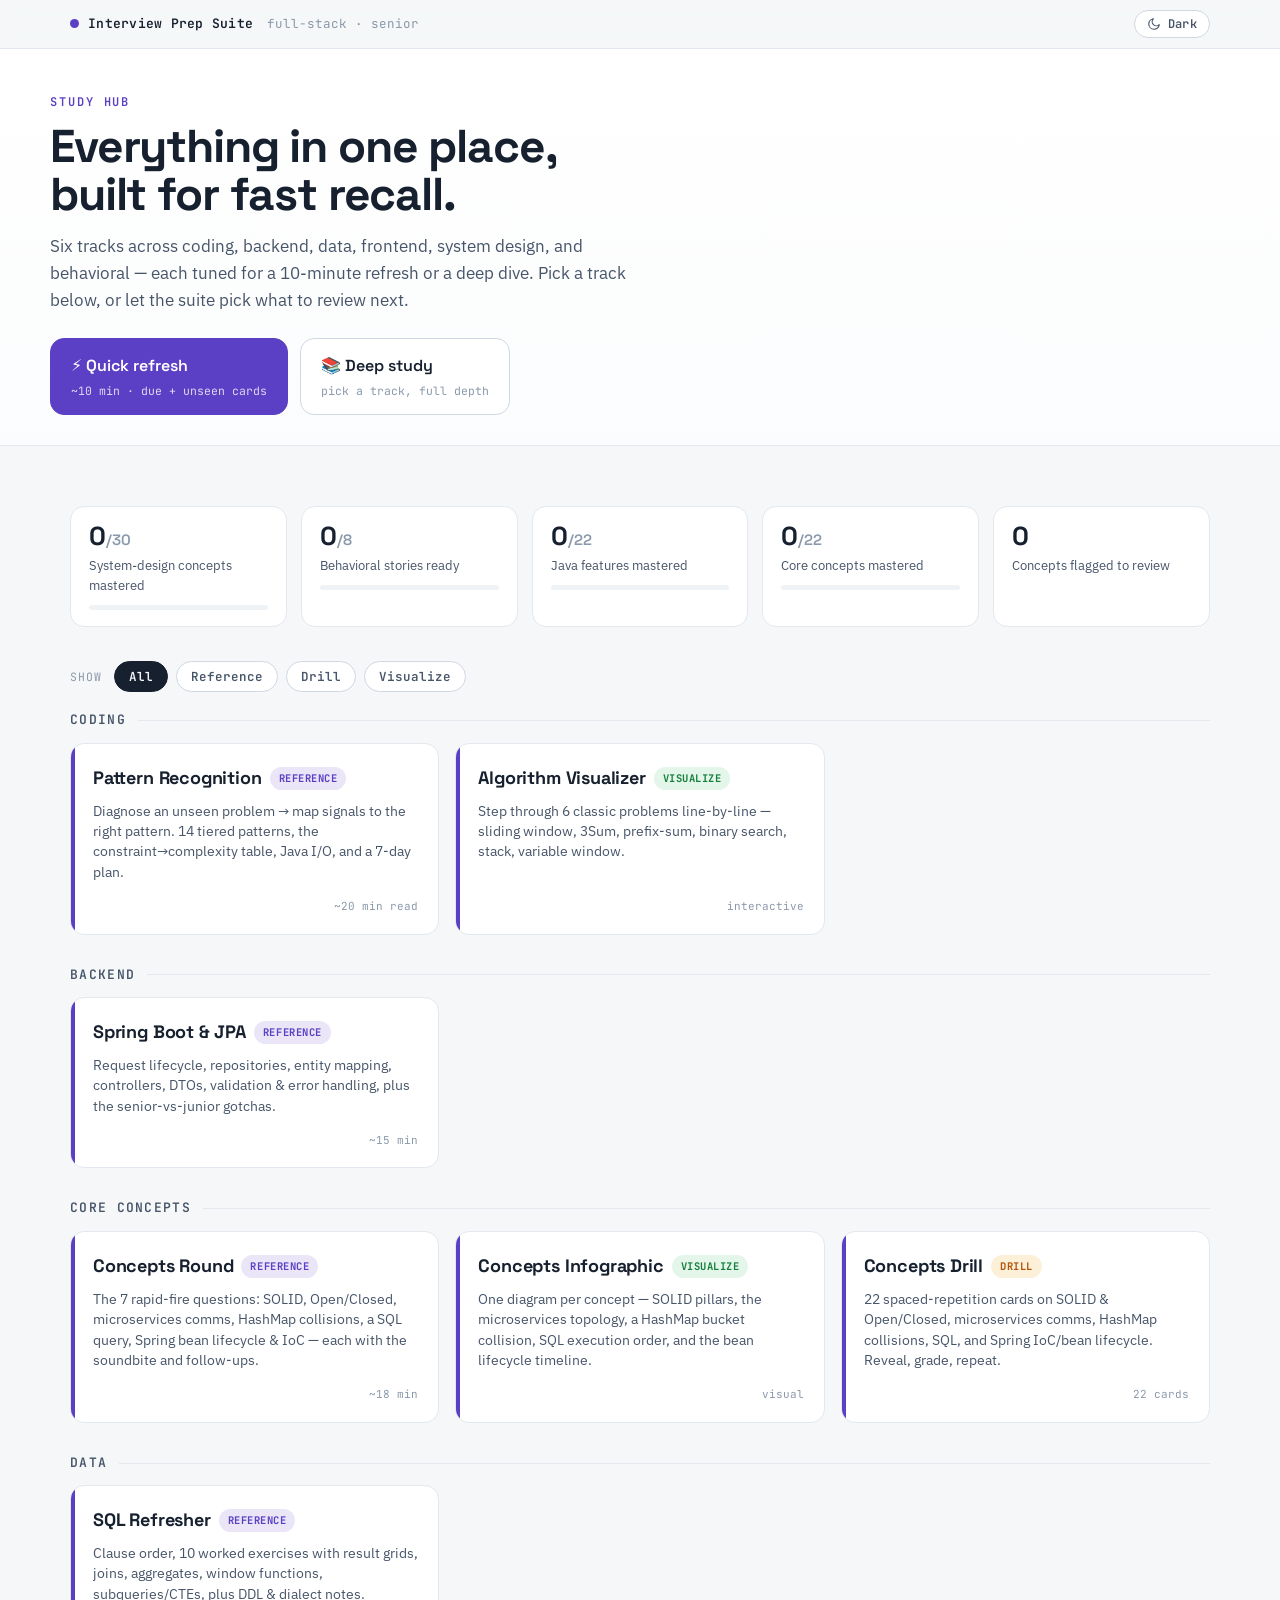
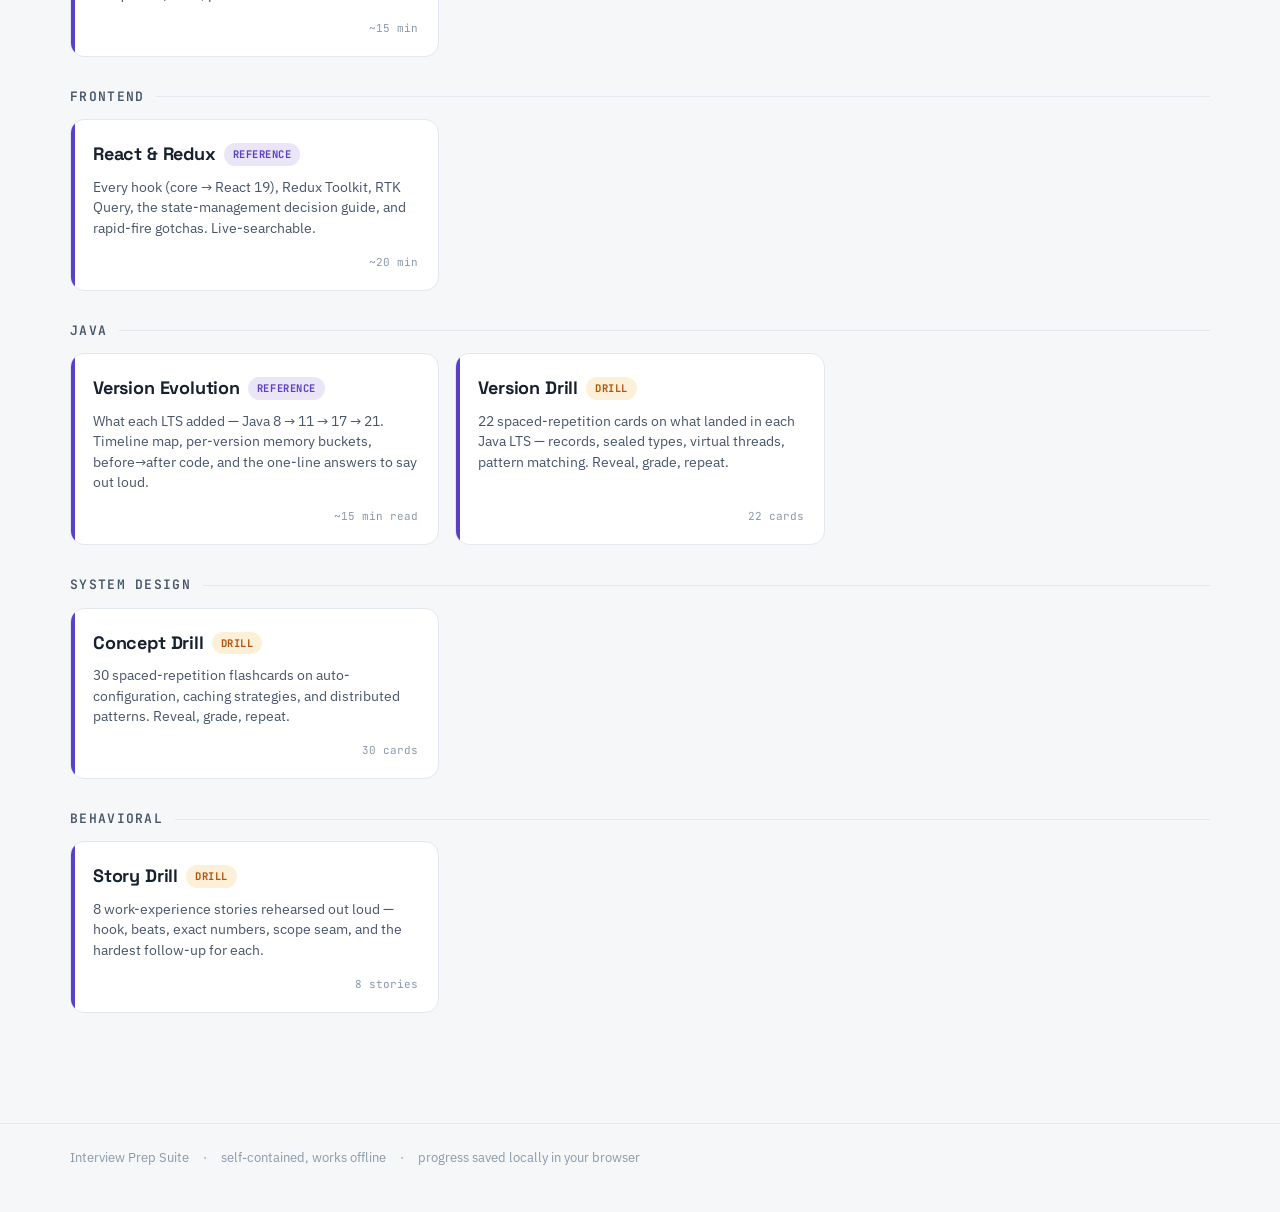
<file: index.html>
<!doctype html>
<html lang="en" data-track="hub">
<head>
<meta charset="utf-8">
<meta name="viewport" content="width=device-width, initial-scale=1">
<title>Interview Prep Suite</title>
<script>(function(){try{var t=localStorage.getItem('prep:theme');if(t!=='dark'&&t!=='light')t=matchMedia('(prefers-color-scheme:dark)').matches?'dark':'light';document.documentElement.setAttribute('data-theme',t);}catch(e){}})();</script>
<link rel="preconnect" href="https://fonts.googleapis.com">
<link rel="preconnect" href="https://fonts.gstatic.com" crossorigin>
<link href="https://fonts.googleapis.com/css2?family=Space+Grotesk:wght@500;600;700&family=IBM+Plex+Sans:wght@400;500;600&family=JetBrains+Mono:wght@400;600&display=swap" rel="stylesheet">
<link rel="stylesheet" href="assets/app.css">
<style>
  .hub-hero{padding:44px 0 30px}
  .hub-hero h1{font-size:clamp(30px,5vw,46px); font-weight:700; letter-spacing:-.025em; margin:0 0 14px; line-height:1.05}
  .hub-hero .subtitle{font-size:17px; max-width:60ch}
  .session-row{display:flex; flex-wrap:wrap; gap:12px; margin-top:24px}
  .session-btn{
    display:flex; flex-direction:column; gap:3px; align-items:flex-start;
    padding:14px 20px; border-radius:var(--radius); cursor:pointer; text-decoration:none;
    border:1px solid var(--line-strong); background:var(--surface); transition:.15s; min-width:210px;
  }
  .session-btn:hover{border-color:var(--accent); transform:translateY(-2px)}
  .session-btn.primary{background:var(--accent); border-color:var(--accent)}
  .session-btn .sb-t{font-family:var(--display); font-weight:600; font-size:16px; color:var(--ink)}
  .session-btn.primary .sb-t{color:var(--on-accent)}
  .session-btn .sb-s{font-family:var(--mono); font-size:11.5px; color:var(--ink-faint)}
  .session-btn.primary .sb-s{color:color-mix(in srgb, var(--on-accent) 80%, transparent)}

  .dashboard{display:grid; grid-template-columns:repeat(auto-fit,minmax(150px,1fr)); gap:14px; margin:30px 0 8px}
  .stat{background:var(--surface); border:1px solid var(--line); border-radius:var(--radius); padding:16px 18px}
  .stat .v{font-family:var(--display); font-weight:700; font-size:26px; line-height:1}
  .stat .v small{font-size:15px; color:var(--ink-faint); font-weight:600}
  .stat .l{font-size:12.5px; color:var(--ink-soft); margin-top:6px}
  .stat .bar{height:5px; border-radius:4px; background:var(--surface-3); margin-top:10px; overflow:hidden}
  .stat .bar > i{display:block; height:100%; background:var(--accent); border-radius:4px; width:0; transition:width .5s ease}
  .resume{font-size:13px; color:var(--ink-soft); margin-top:8px}
  .resume a{font-family:var(--mono); font-size:12.5px}

  .filter-row{display:flex; flex-wrap:wrap; gap:8px; align-items:center; margin:34px 0 18px}
  .filter-row .flabel{font-family:var(--mono); font-size:11.5px; letter-spacing:.08em; text-transform:uppercase; color:var(--ink-faint); margin-right:4px}
  .fchip{
    appearance:none; cursor:pointer; font-family:var(--mono); font-size:12.5px; font-weight:600;
    padding:6px 14px; border-radius:100px; border:1px solid var(--line-strong);
    background:var(--surface); color:var(--ink-soft); transition:.15s;
  }
  .fchip:hover{color:var(--ink)}
  .fchip[aria-pressed="true"]{background:var(--ink); color:var(--bg); border-color:var(--ink)}

  .track-group{margin:0 0 30px}
  .track-group-h{display:flex; align-items:center; gap:12px; margin:0 0 12px}
  .track-group-h h2{font-size:13px; font-family:var(--mono); letter-spacing:.1em; text-transform:uppercase; color:var(--ink-soft); margin:0; font-weight:600}
  .track-group-h .ln{flex:1; height:1px; background:var(--line)}

  .track-cards{display:grid; grid-template-columns:repeat(auto-fill,minmax(282px,1fr)); gap:16px}
  .track-card{
    position:relative; display:flex; flex-direction:column; gap:8px;
    background:var(--surface); border:1px solid var(--line); border-radius:var(--radius);
    padding:20px 20px 18px 22px; text-decoration:none; color:var(--ink); transition:.16s; overflow:hidden;
  }
  .track-card::before{content:""; position:absolute; left:0; top:0; bottom:0; width:4px; background:var(--accent)}
  .track-card:hover{border-color:var(--accent); transform:translateY(-3px); box-shadow:var(--shadow)}
  .tc-top{display:flex; align-items:center; gap:8px; flex-wrap:wrap}
  .tc-title{font-family:var(--display); font-weight:700; font-size:18px; letter-spacing:-.01em}
  .tc-blurb{font-size:13.5px; color:var(--ink-soft); line-height:1.5; margin:0}
  .tc-meta{display:flex; align-items:center; gap:10px; margin-top:auto; padding-top:8px}
  .tc-time{font-family:var(--mono); font-size:11px; color:var(--ink-faint); margin-left:auto}
  .tc-prog{font-family:var(--mono); font-size:11px; color:var(--accent); font-weight:600}

  footer.app-foot .wrap{display:flex; flex-wrap:wrap; gap:6px 14px; align-items:center}
</style>
</head>
<body>

<div class="app-topbar">
  <div class="app-topbar-inner">
    <a class="app-brand" href="index.html"><span class="dot"></span>Interview Prep Suite</a>
    <span class="app-crumb">full-stack · senior</span>
    <span class="app-spacer"></span>
    <button class="theme-toggle" type="button" aria-label="Toggle dark mode"><span class="tt-ic"></span><span class="tt-label">Dark</span></button>
  </div>
</div>

<header class="page-head">
  <div class="wrap wide hub-hero">
    <p class="eyebrow">Study hub</p>
    <h1>Everything in one place,<br>built for fast recall.</h1>
    <p class="subtitle">Six tracks across coding, backend, data, frontend, system design, and behavioral — each tuned for a 10-minute refresh or a deep dive. Pick a track below, or let the suite pick what to review next.</p>
    <div class="session-row">
      <a class="session-btn primary" href="drills.html?mode=quick&n=10">
        <span class="sb-t">⚡ Quick refresh</span>
        <span class="sb-s">~10 min · due + unseen cards</span>
      </a>
      <a class="session-btn" href="#tracks">
        <span class="sb-t">📚 Deep study</span>
        <span class="sb-s">pick a track, full depth</span>
      </a>
    </div>
  </div>
</header>

<main>
<div class="wrap wide">

  <div class="dashboard" id="dashboard">
    <div class="stat" data-track="drills">
      <div class="v"><span id="sd-good">0</span><small>/30</small></div>
      <div class="l">System-design concepts mastered</div>
      <div class="bar"><i id="sd-bar"></i></div>
    </div>
    <div class="stat" data-track="drills">
      <div class="v"><span id="bh-done">0</span><small>/8</small></div>
      <div class="l">Behavioral stories ready</div>
      <div class="bar"><i id="bh-bar"></i></div>
    </div>
    <div class="stat" data-track="java">
      <div class="v"><span id="jv-good">0</span><small>/22</small></div>
      <div class="l">Java features mastered</div>
      <div class="bar"><i id="jv-bar"></i></div>
    </div>
    <div class="stat" data-track="concepts">
      <div class="v"><span id="cc-good">0</span><small>/22</small></div>
      <div class="l">Core concepts mastered</div>
      <div class="bar"><i id="cc-bar"></i></div>
    </div>
    <div class="stat" data-track="hub">
      <div class="v"><span id="sd-again">0</span></div>
      <div class="l">Concepts flagged to review</div>
      <div class="resume" id="resume"></div>
    </div>
  </div>

  <div class="filter-row" id="filters" role="group" aria-label="Filter by study mode">
    <span class="flabel">Show</span>
    <button class="fchip" data-mode="all" aria-pressed="true">All</button>
    <button class="fchip" data-mode="reference" aria-pressed="false">Reference</button>
    <button class="fchip" data-mode="drill" aria-pressed="false">Drill</button>
    <button class="fchip" data-mode="visualize" aria-pressed="false">Visualize</button>
  </div>

  <div id="tracks">

    <div class="track-group" data-group>
      <div class="track-group-h"><h2>Coding</h2><span class="ln"></span></div>
      <div class="track-cards">
        <a class="track-card" data-track="coding" data-mode="reference" href="coding.html#patterns">
          <div class="tc-top"><span class="tc-title">Pattern Recognition</span><span class="badge ref">Reference</span></div>
          <p class="tc-blurb">Diagnose an unseen problem → map signals to the right pattern. 14 tiered patterns, the constraint→complexity table, Java I/O, and a 7-day plan.</p>
          <div class="tc-meta"><span class="tc-time">~20 min read</span></div>
        </a>
        <a class="track-card" data-track="coding" data-mode="visualize" href="coding.html#visualizer">
          <div class="tc-top"><span class="tc-title">Algorithm Visualizer</span><span class="badge visualize">Visualize</span></div>
          <p class="tc-blurb">Step through 6 classic problems line-by-line — sliding window, 3Sum, prefix-sum, binary search, stack, variable window.</p>
          <div class="tc-meta"><span class="tc-time">interactive</span></div>
        </a>
      </div>
    </div>

    <div class="track-group" data-group>
      <div class="track-group-h"><h2>Backend</h2><span class="ln"></span></div>
      <div class="track-cards">
        <a class="track-card" data-track="backend" data-mode="reference" href="backend.html#spring">
          <div class="tc-top"><span class="tc-title">Spring Boot &amp; JPA</span><span class="badge ref">Reference</span></div>
          <p class="tc-blurb">Request lifecycle, repositories, entity mapping, controllers, DTOs, validation &amp; error handling, plus the senior-vs-junior gotchas.</p>
          <div class="tc-meta"><span class="tc-time">~15 min</span></div>
        </a>
      </div>
    </div>

    <div class="track-group" data-group>
      <div class="track-group-h"><h2>Core Concepts</h2><span class="ln"></span></div>
      <div class="track-cards">
        <a class="track-card" data-track="concepts" data-mode="reference" href="concepts.html">
          <div class="tc-top"><span class="tc-title">Concepts Round</span><span class="badge ref">Reference</span></div>
          <p class="tc-blurb">The 7 rapid-fire questions: SOLID, Open/Closed, microservices comms, HashMap collisions, a SQL query, Spring bean lifecycle &amp; IoC — each with the soundbite and follow-ups.</p>
          <div class="tc-meta"><span class="tc-time">~18 min</span></div>
        </a>
        <a class="track-card" data-track="concepts" data-mode="visualize" href="concepts-visual.html">
          <div class="tc-top"><span class="tc-title">Concepts Infographic</span><span class="badge visualize">Visualize</span></div>
          <p class="tc-blurb">One diagram per concept — SOLID pillars, the microservices topology, a HashMap bucket collision, SQL execution order, and the bean lifecycle timeline.</p>
          <div class="tc-meta"><span class="tc-time">visual</span></div>
        </a>
        <a class="track-card" data-track="concepts" data-mode="drill" href="drills.html?deck=concepts">
          <div class="tc-top"><span class="tc-title">Concepts Drill</span><span class="badge drill">Drill</span></div>
          <p class="tc-blurb">22 spaced-repetition cards on SOLID &amp; Open/Closed, microservices comms, HashMap collisions, SQL, and Spring IoC/bean lifecycle. Reveal, grade, repeat.</p>
          <div class="tc-meta"><span class="tc-prog" id="prog-cc"></span><span class="tc-time">22 cards</span></div>
        </a>
      </div>
    </div>

    <div class="track-group" data-group>
      <div class="track-group-h"><h2>Data</h2><span class="ln"></span></div>
      <div class="track-cards">
        <a class="track-card" data-track="data" data-mode="reference" href="backend.html#sql">
          <div class="tc-top"><span class="tc-title">SQL Refresher</span><span class="badge ref">Reference</span></div>
          <p class="tc-blurb">Clause order, 10 worked exercises with result grids, joins, aggregates, window functions, subqueries/CTEs, plus DDL &amp; dialect notes.</p>
          <div class="tc-meta"><span class="tc-time">~15 min</span></div>
        </a>
      </div>
    </div>

    <div class="track-group" data-group>
      <div class="track-group-h"><h2>Frontend</h2><span class="ln"></span></div>
      <div class="track-cards">
        <a class="track-card" data-track="frontend" data-mode="reference" href="frontend.html">
          <div class="tc-top"><span class="tc-title">React &amp; Redux</span><span class="badge ref">Reference</span></div>
          <p class="tc-blurb">Every hook (core → React 19), Redux Toolkit, RTK Query, the state-management decision guide, and rapid-fire gotchas. Live-searchable.</p>
          <div class="tc-meta"><span class="tc-time">~20 min</span></div>
        </a>
      </div>
    </div>

    <div class="track-group" data-group>
      <div class="track-group-h"><h2>Java</h2><span class="ln"></span></div>
      <div class="track-cards">
        <a class="track-card" data-track="java" data-mode="reference" href="java.html">
          <div class="tc-top"><span class="tc-title">Version Evolution</span><span class="badge ref">Reference</span></div>
          <p class="tc-blurb">What each LTS added — Java 8 → 11 → 17 → 21. Timeline map, per-version memory buckets, before→after code, and the one-line answers to say out loud.</p>
          <div class="tc-meta"><span class="tc-time">~15 min read</span></div>
        </a>
        <a class="track-card" data-track="java" data-mode="drill" href="drills.html?deck=java">
          <div class="tc-top"><span class="tc-title">Version Drill</span><span class="badge drill">Drill</span></div>
          <p class="tc-blurb">22 spaced-repetition cards on what landed in each Java LTS — records, sealed types, virtual threads, pattern matching. Reveal, grade, repeat.</p>
          <div class="tc-meta"><span class="tc-prog" id="prog-jv"></span><span class="tc-time">22 cards</span></div>
        </a>
      </div>
    </div>

    <div class="track-group" data-group>
      <div class="track-group-h"><h2>System Design</h2><span class="ln"></span></div>
      <div class="track-cards">
        <a class="track-card" data-track="drills" data-mode="drill" href="drills.html?deck=sysdesign">
          <div class="tc-top"><span class="tc-title">Concept Drill</span><span class="badge drill">Drill</span></div>
          <p class="tc-blurb">30 spaced-repetition flashcards on auto-configuration, caching strategies, and distributed patterns. Reveal, grade, repeat.</p>
          <div class="tc-meta"><span class="tc-prog" id="prog-sd"></span><span class="tc-time">30 cards</span></div>
        </a>
      </div>
    </div>

    <div class="track-group" data-group>
      <div class="track-group-h"><h2>Behavioral</h2><span class="ln"></span></div>
      <div class="track-cards">
        <a class="track-card" data-track="drills" data-mode="drill" href="drills.html?deck=behavioral">
          <div class="tc-top"><span class="tc-title">Story Drill</span><span class="badge drill">Drill</span></div>
          <p class="tc-blurb">8 work-experience stories rehearsed out loud — hook, beats, exact numbers, scope seam, and the hardest follow-up for each.</p>
          <div class="tc-meta"><span class="tc-prog" id="prog-bh"></span><span class="tc-time">8 stories</span></div>
        </a>
      </div>
    </div>

  </div>
</div>
</main>

<footer class="app-foot">
  <div class="wrap wide">
    <span>Interview Prep Suite</span><span>·</span><span>self-contained, works offline</span><span>·</span>
    <span>progress saved locally in your browser</span>
  </div>
</footer>

<script src="assets/app.js"></script>
<script>
(function(){
  var P = PrepUI.Progress;
  var SD_TOTAL = 30, BH_TOTAL = 8, JV_TOTAL = 22, CC_TOTAL = 22;
  var sd = P.deckStats('sysdesign', SD_TOTAL), bh = P.deckStats('behavioral', BH_TOTAL),
      jv = P.deckStats('java', JV_TOTAL), cc = P.deckStats('concepts', CC_TOTAL);

  document.getElementById('sd-good').textContent = sd.good;
  document.getElementById('sd-again').textContent = sd.again;
  document.getElementById('bh-done').textContent = bh.done;
  document.getElementById('jv-good').textContent = jv.good;
  document.getElementById('cc-good').textContent = cc.good;
  setTimeout(function(){
    document.getElementById('sd-bar').style.width = Math.round(sd.good/SD_TOTAL*100)+'%';
    document.getElementById('bh-bar').style.width = Math.round(bh.done/BH_TOTAL*100)+'%';
    document.getElementById('jv-bar').style.width = Math.round(jv.good/JV_TOTAL*100)+'%';
    document.getElementById('cc-bar').style.width = Math.round(cc.good/CC_TOTAL*100)+'%';
  }, 60);

  var psd = document.getElementById('prog-sd');
  if (sd.good) psd.textContent = sd.good+'/'+SD_TOTAL+' mastered';
  var pbh = document.getElementById('prog-bh');
  if (bh.done) pbh.textContent = bh.done+'/'+BH_TOTAL+' ready';
  var pjv = document.getElementById('prog-jv');
  if (jv.good) pjv.textContent = jv.good+'/'+JV_TOTAL+' mastered';
  var pcc = document.getElementById('prog-cc');
  if (cc.good) pcc.textContent = cc.good+'/'+CC_TOTAL+' mastered';

  var last = P.get().lastVisited;
  if (last && last.indexOf('index') !== 0) {
    var label = last.split('#')[0].split('?')[0].replace('.html','');
    document.getElementById('resume').innerHTML = 'Resume → <a class="link" href="'+last+'">'+label+'</a>';
  }

  var chips = [].slice.call(document.querySelectorAll('.fchip'));
  chips.forEach(function(c){
    c.addEventListener('click', function(){
      chips.forEach(function(x){ x.setAttribute('aria-pressed','false'); });
      c.setAttribute('aria-pressed','true');
      var mode = c.getAttribute('data-mode');
      [].slice.call(document.querySelectorAll('.track-card')).forEach(function(card){
        card.style.display = (mode==='all' || card.getAttribute('data-mode')===mode) ? '' : 'none';
      });
      [].slice.call(document.querySelectorAll('[data-group]')).forEach(function(g){
        var any = [].slice.call(g.querySelectorAll('.track-card')).some(function(card){ return card.style.display!=='none'; });
        g.style.display = any ? '' : 'none';
      });
    });
  });
})();
</script>
</body>
</html>
</file>
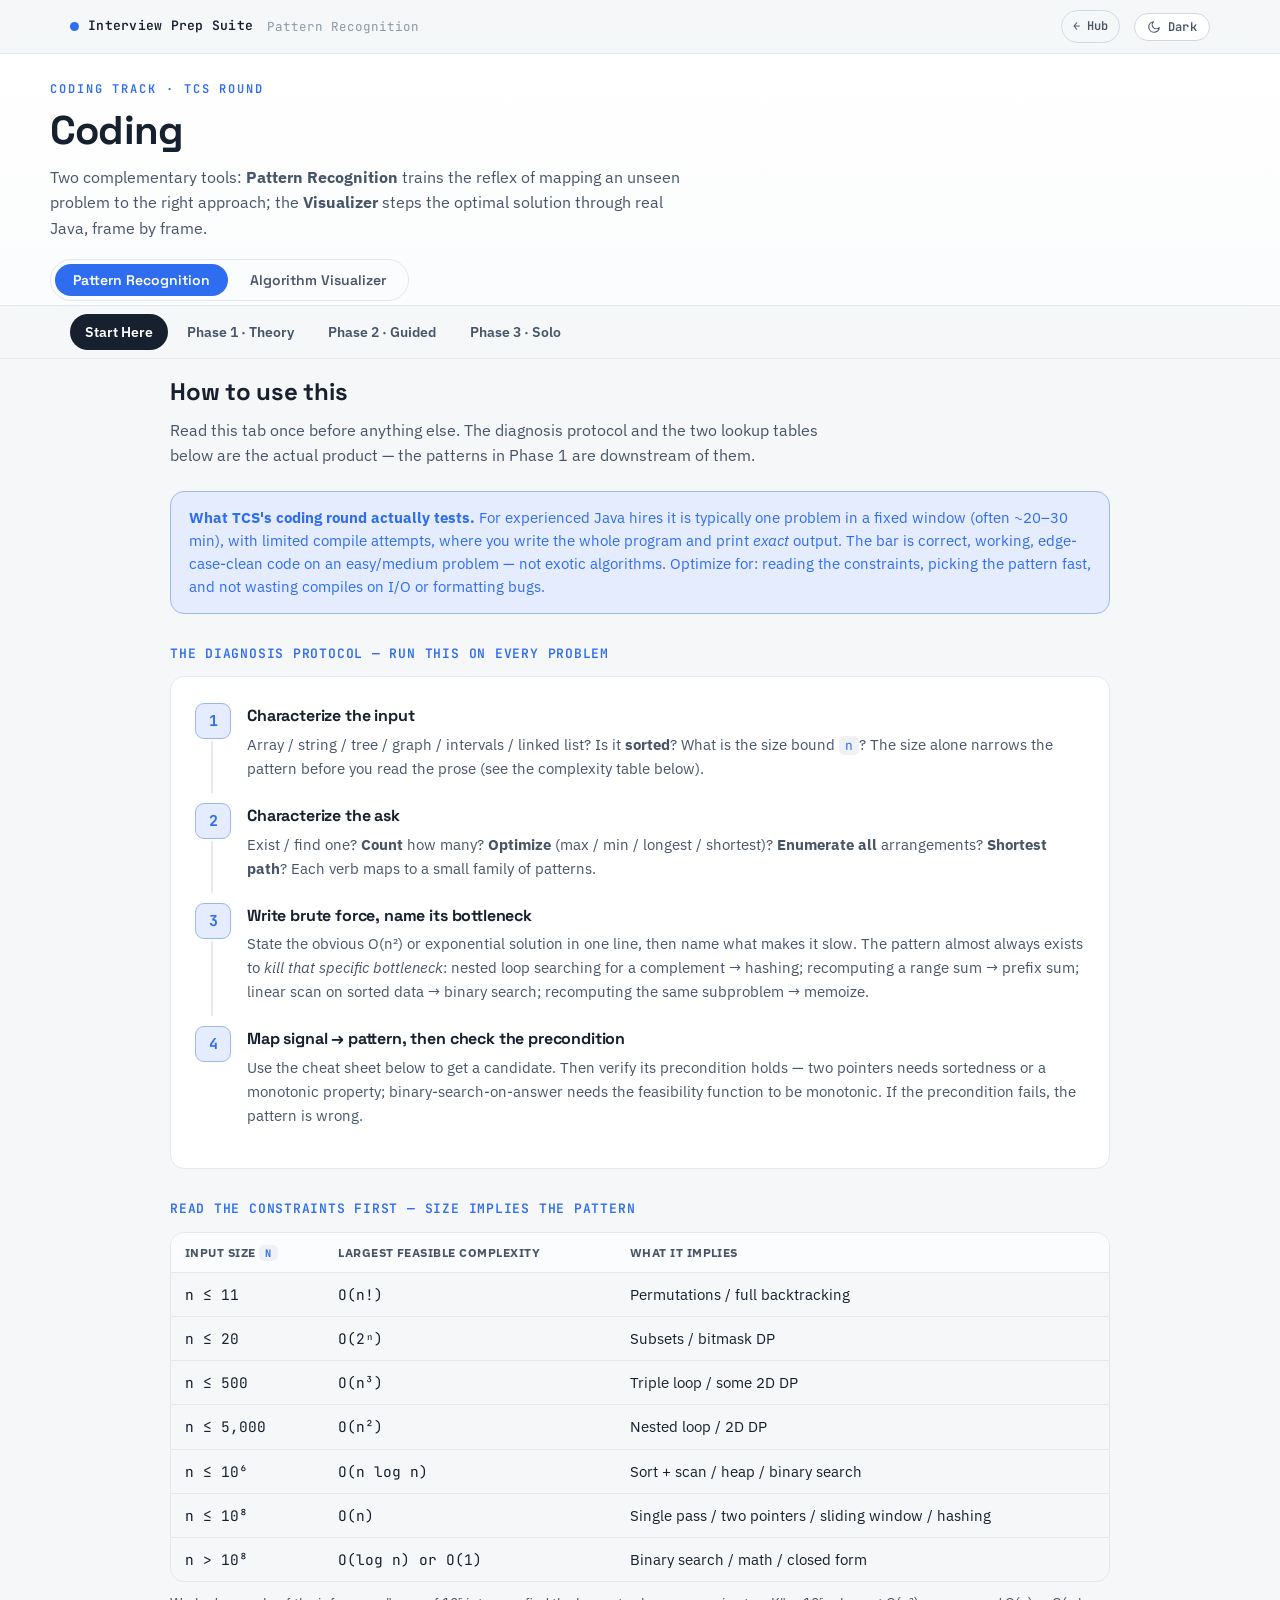
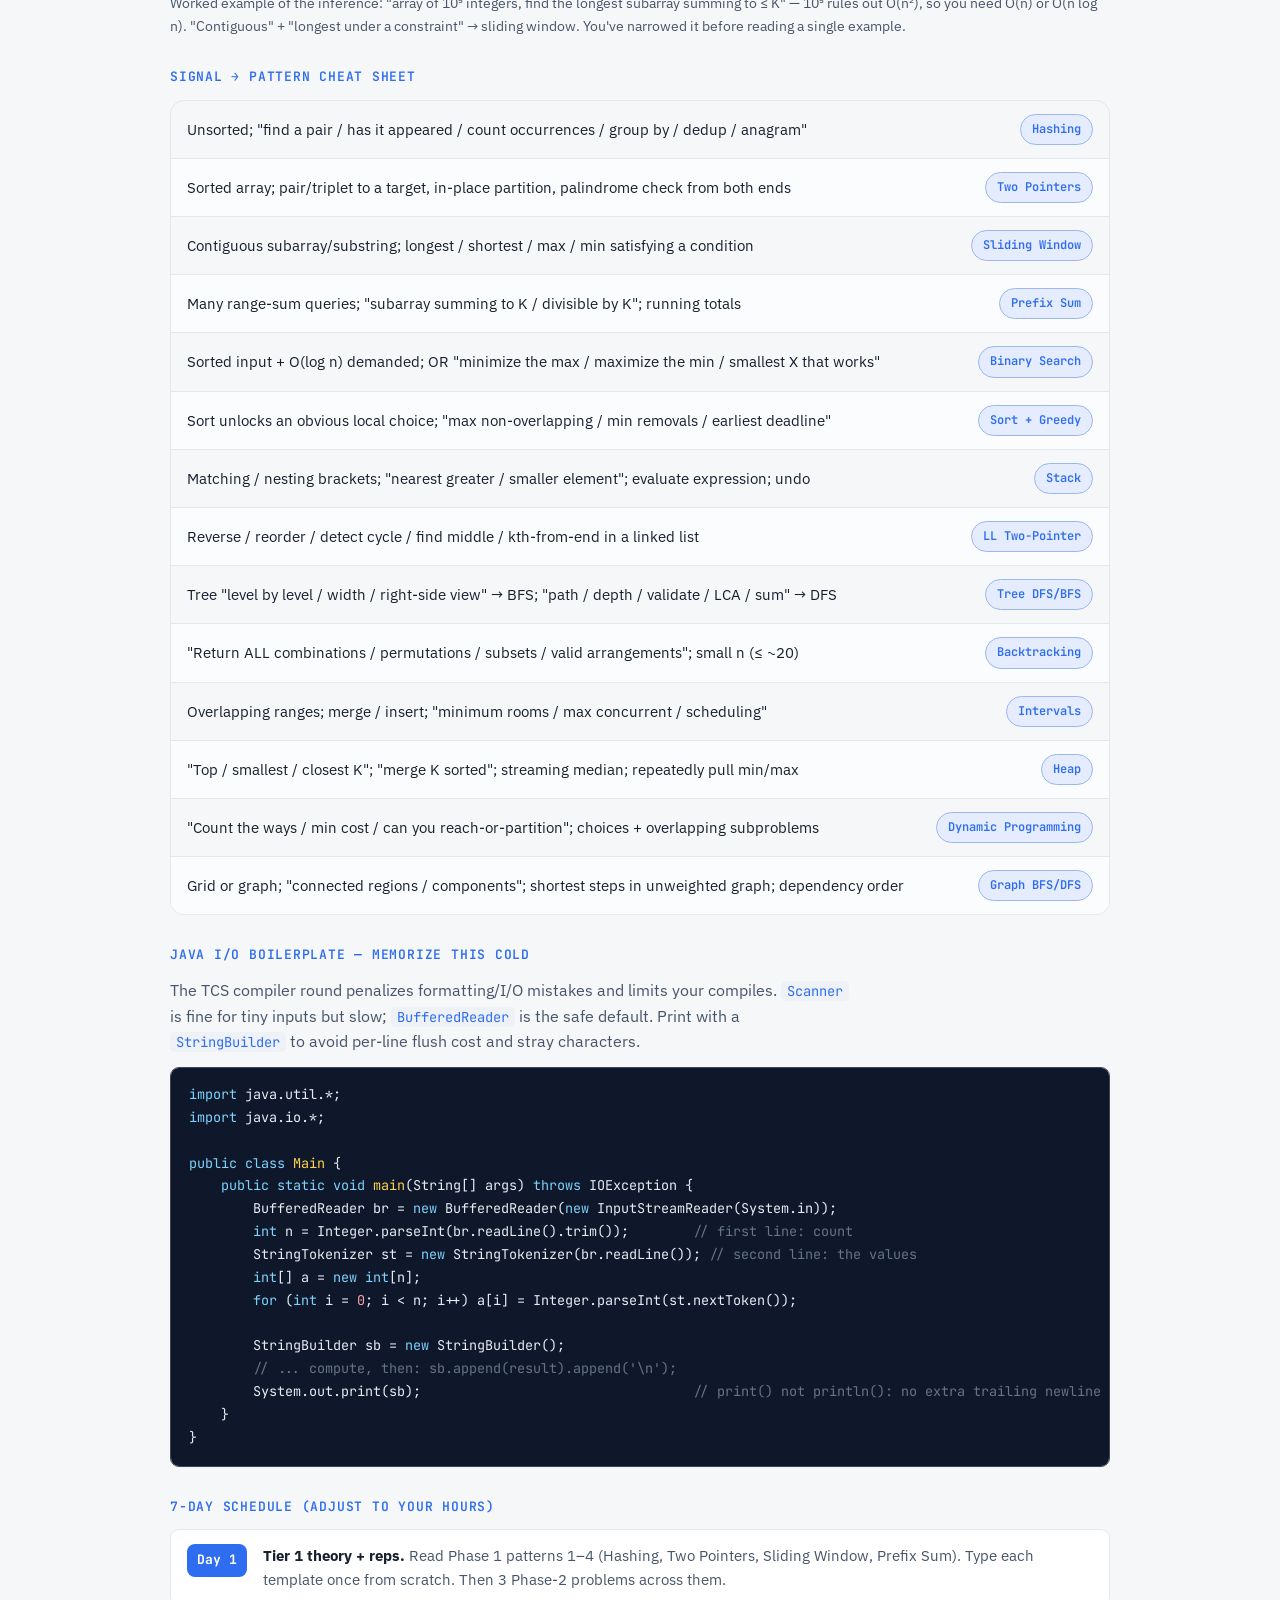
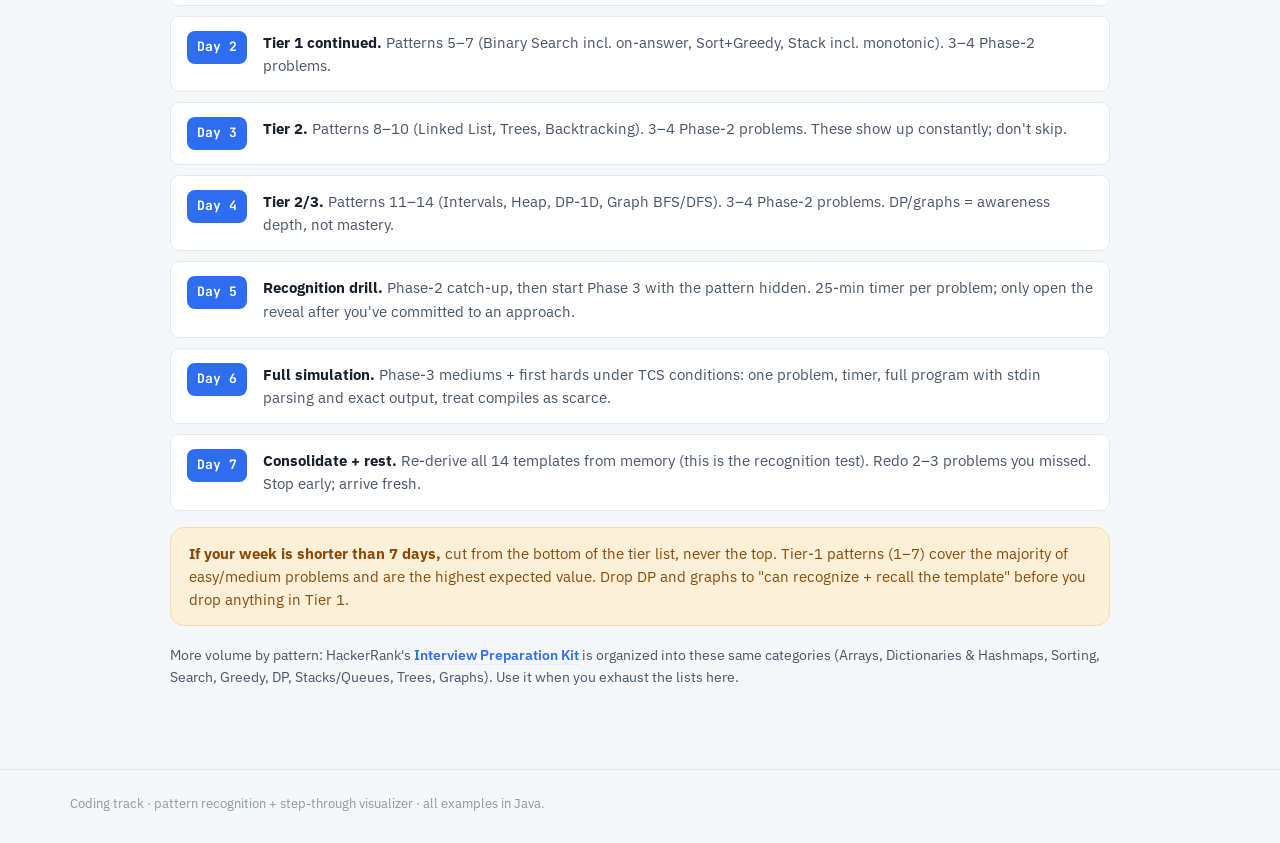
<file: coding.html>
<!doctype html>
<html lang="en" data-track="coding">
<head>
<meta charset="utf-8">
<meta name="viewport" content="width=device-width, initial-scale=1">
<title>Coding — Patterns &amp; Visualizer · Interview Prep Suite</title>
<script>(function(){try{var t=localStorage.getItem('prep:theme');if(t!=='dark'&&t!=='light')t=matchMedia('(prefers-color-scheme:dark)').matches?'dark':'light';document.documentElement.setAttribute('data-theme',t);}catch(e){}})();</script>
<link rel="preconnect" href="https://fonts.googleapis.com">
<link rel="preconnect" href="https://fonts.gstatic.com" crossorigin>
<link href="https://fonts.googleapis.com/css2?family=Space+Grotesk:wght@500;600;700&family=IBM+Plex+Sans:wght@400;500;600&family=JetBrains+Mono:wght@400;600&display=swap" rel="stylesheet">
<link rel="stylesheet" href="assets/app.css">
<style>
  .page-head-inner{padding:26px 0 0}
  .subnav-wrap{display:flex; align-items:center; gap:14px; flex-wrap:wrap; margin:18px 0 4px}
  main{padding-top:14px}

  /* ===== Patterns components ===== */
  ol.protocol{list-style:none; counter-reset:step; margin:0; padding:0}
  ol.protocol > li{counter-increment:step; position:relative; padding:0 0 18px 52px; margin:0}
  ol.protocol > li::before{content:counter(step); position:absolute; left:0; top:0; width:34px; height:34px; border-radius:9px; background:var(--accent-wash); color:var(--accent-ink); font-family:var(--mono); font-weight:700; font-size:15px; display:grid; place-items:center; border:1px solid var(--accent-line)}
  ol.protocol > li:not(:last-child)::after{content:""; position:absolute; left:16px; top:38px; bottom:6px; width:2px; background:var(--line)}
  ol.protocol h4{margin:4px 0 4px; font-size:16px; font-family:var(--display)}
  ol.protocol p{margin:0; color:var(--ink-soft); font-size:15px}

  .signal-grid{display:grid; grid-template-columns:1fr; gap:0; border:1px solid var(--line); border-radius:var(--radius); overflow:hidden}
  .signal-row{display:grid; grid-template-columns:1fr auto; gap:14px; align-items:center; padding:13px 16px; border-bottom:1px solid var(--line)}
  .signal-row:last-child{border-bottom:none}
  .signal-row:nth-child(even){background:var(--surface-2)}
  .signal-text{font-size:14.5px; color:var(--ink)}
  .pat-tag{font-family:var(--mono); font-size:12px; font-weight:600; background:var(--accent-wash); color:var(--accent-ink); padding:5px 11px; border-radius:100px; white-space:nowrap; border:1px solid var(--accent-line)}

  details.pat{background:var(--surface); border:1px solid var(--line); border-radius:var(--radius); margin:0 0 12px; overflow:hidden}
  details.pat[open]{border-color:var(--line-strong); box-shadow:var(--shadow)}
  details.pat > summary{list-style:none; cursor:pointer; padding:16px 20px; display:flex; align-items:center; gap:14px; font-weight:700; font-size:17px; user-select:none; font-family:var(--display)}
  details.pat > summary::-webkit-details-marker{display:none}
  summary .idx{font-family:var(--mono); font-size:13px; color:var(--on-accent); background:var(--accent-fill); width:30px; height:30px; border-radius:8px; display:grid; place-items:center; flex:none; font-weight:700}
  summary .tier{margin-left:auto; font-family:var(--mono); font-size:11px; letter-spacing:.05em; padding:4px 9px; border-radius:100px; text-transform:uppercase; font-weight:600}
  .tier-1{background:var(--easy-wash); color:var(--easy)}
  .tier-2{background:var(--med-wash); color:var(--med)}
  .tier-3{background:var(--hard-wash); color:var(--hard)}
  summary .caret{flex:none; color:var(--ink-faint); transition:transform .2s}
  details.pat[open] summary .caret{transform:rotate(90deg)}
  .pat-body{padding:2px 20px 20px; border-top:1px solid var(--line)}
  .pat-body h5{margin:18px 0 6px; font-size:12px; text-transform:uppercase; letter-spacing:.06em; color:var(--accent-ink); font-family:var(--mono); font-weight:600}
  .pat-body h5:first-child{margin-top:14px}
  .trigger-list{margin:0; padding-left:18px}
  .trigger-list li{margin:4px 0; color:var(--ink)}
  .bigo{display:inline-flex; gap:16px; flex-wrap:wrap; font-family:var(--mono); font-size:13px; background:var(--surface-2); border:1px solid var(--line); border-radius:8px; padding:9px 14px; margin-top:4px}
  .bigo b{color:var(--accent-ink)}
  .pitfall{background:var(--hard-wash); border-left:3px solid var(--hard); border-radius:6px; padding:10px 14px; font-size:14px; margin-top:8px; color:var(--hard)}

  .pgroup{margin:0 0 26px}
  .pgroup-h{display:flex; align-items:center; gap:10px; margin:0 0 10px}
  .pgroup-h .pat-tag{font-size:13px}
  .pgroup-h .count{font-family:var(--mono); font-size:12px; color:var(--ink-faint)}
  .prob{background:var(--surface); border:1px solid var(--line); border-radius:var(--radius-sm); padding:14px 16px; margin:0 0 8px}
  .prob-top{display:flex; align-items:baseline; gap:10px; flex-wrap:wrap}
  .prob-name{font-weight:700; font-size:15.5px}
  .prob-name a{color:var(--ink); text-decoration:none; border-bottom:1.5px solid var(--accent-wash)}
  .prob-name a:hover{border-bottom-color:var(--accent)}
  .src{font-family:var(--mono); font-size:11px; color:var(--ink-faint); margin-left:auto}
  .hint{color:var(--ink-soft); font-size:14px; margin:8px 0 0}
  .hint b{color:var(--accent-ink); font-weight:600}
  details.reveal{margin-top:8px}
  details.reveal summary{cursor:pointer; font-family:var(--mono); font-size:12.5px; color:var(--accent); font-weight:600; list-style:none; display:inline-flex; align-items:center; gap:6px}
  details.reveal summary::-webkit-details-marker{display:none}
  details.reveal summary::before{content:"▸"; transition:.2s}
  details.reveal[open] summary::before{transform:rotate(90deg)}
  .reveal-body{margin-top:8px; padding:10px 14px; background:var(--surface-2); border:1px dashed var(--line-strong); border-radius:8px; font-size:14px; color:var(--ink-soft)}
  .reveal-body b{color:var(--ink)}

  .schedule{display:grid; gap:10px}
  .day{display:grid; grid-template-columns:auto 1fr; gap:16px; background:var(--surface); border:1px solid var(--line); border-radius:var(--radius-sm); padding:14px 16px}
  .day-tag{font-family:var(--mono); font-weight:700; font-size:13px; color:var(--on-accent); background:var(--accent-fill); padding:6px 10px; border-radius:8px; height:fit-content; white-space:nowrap}
  .day-body{font-size:14.5px}
  .day-body b{color:var(--ink)} .day-body span{color:var(--ink-soft)}
  .lead-num{font-family:var(--mono); color:var(--accent); font-weight:700}
  .pat-foot{color:var(--ink-faint); font-size:13px; margin-top:30px; padding-top:18px; border-top:1px solid var(--line)}
  @media(max-width:560px){.day{grid-template-columns:1fr} ol.protocol > li{padding-left:46px}}

  /* ===== Visualizer (scoped) ===== */
  .viz{
    --panel:var(--surface); --panel2:var(--surface-2); --muted:var(--ink-soft); --border:var(--line);
    --accent-soft:var(--accent-wash);
    --win-bg:#fbe8cf; --win-bd:#e0a23a; --win-ink:#7a5210;
    --enter-bg:#cdebd6; --enter-bd:#3fa463; --enter-ink:#1c5a32;
    --leave-bg:#f3d2cf; --leave-bd:#d9594f; --leave-ink:#7d241d;
    --fix-bg:#d6e4fb; --fix-bd:#3a7bd5; --fix-ink:#123a6b;
    --lp-bg:#cfeae3; --lp-bd:#2aa088; --lp-ink:#0d5040;
    --rp-bg:#f6d7e3; --rp-bd:#cc5a86; --rp-ink:#6f2440;
    --span:#eef1f4; --code-active:#fff6da; --code-active-bd:#e0a23a;
  }
  :root[data-theme="dark"] .viz{
    --win-bg:#3d3017; --win-bd:#c08a2e; --win-ink:#f0c878;
    --enter-bg:#173a26; --enter-bd:#3fa463; --enter-ink:#8fe0a8;
    --leave-bg:#3d1d1a; --leave-bd:#d9594f; --leave-ink:#f0a59c;
    --fix-bg:#16294a; --fix-bd:#3a7bd5; --fix-ink:#9bc2f5;
    --lp-bg:#103730; --lp-bd:#2aa088; --lp-ink:#7fdcc7;
    --rp-bg:#3a1a28; --rp-bd:#cc5a86; --rp-ink:#f0a5c4;
    --span:#22272f; --code-active:#33301c; --code-active-bd:#c08a2e;
  }
  .viz .vtabs{display:flex; gap:6px; margin-bottom:18px; flex-wrap:wrap}
  .viz .vtab-btn{background:var(--panel2); border:1px solid var(--border); color:var(--muted); border-radius:9px; padding:9px 16px; font-size:14px; font-weight:500; cursor:pointer; font-family:var(--sans)}
  .viz .vtab-btn[aria-selected="true"]{background:var(--accent); border-color:var(--accent); color:#fff}
  .viz .vtab{display:none}
  .viz .vtab.active{display:block}
  .viz .vpanel{background:var(--panel); border:1px solid var(--border); border-radius:12px; padding:16px}
  .viz .params{display:flex; flex-wrap:wrap; align-items:flex-end; gap:14px; margin-bottom:14px}
  .viz .field{display:flex; flex-direction:column; gap:5px}
  .viz .field label{font-size:12px; color:var(--muted); font-weight:500}
  .viz .field input{font-family:var(--mono); font-size:14px; padding:8px 10px; border:1px solid var(--border); border-radius:8px; background:var(--panel2); color:var(--ink)}
  .viz .field input:focus{outline:2px solid var(--accent); outline-offset:1px; border-color:var(--accent)}
  .viz #slide-arr,.viz #three-arr{width:340px}
  .viz #slide-k{width:70px}
  .viz .apply{background:var(--accent); color:#fff; border:none; border-radius:8px; padding:9px 16px; font-size:14px; font-weight:500; cursor:pointer; font-family:var(--sans)}
  .viz .apply:hover{filter:brightness(1.06)}
  .viz .err{color:var(--leave-ink); background:var(--leave-bg); border:1px solid var(--leave-bd); border-radius:8px; padding:7px 11px; font-size:13px; margin-bottom:12px; display:none}
  .viz .err.show{display:block}
  .viz .legend{display:flex; flex-wrap:wrap; gap:14px; margin-bottom:16px; font-size:12px; color:var(--muted)}
  .viz .legend span{display:inline-flex; align-items:center; gap:6px}
  .viz .swatch{width:13px; height:13px; border-radius:3px; border:1.5px solid}
  .viz .stage{padding:22px 8px 30px; background:var(--panel2); border:1px solid var(--border); border-radius:10px; margin-bottom:14px; overflow-x:auto}
  .viz .array{display:flex; gap:7px; justify-content:center; min-width:max-content; margin:0 auto}
  .viz .cell{position:relative; width:54px; min-width:54px; height:60px; border-radius:9px; border:2px solid var(--border); background:var(--panel); display:flex; align-items:center; justify-content:center; font-family:var(--mono); font-size:17px; font-weight:600; transition:background-color .18s,border-color .18s}
  @media (prefers-reduced-motion: reduce){.viz .cell{transition:none}}
  .viz .cell .idx{position:absolute; top:-19px; left:0; right:0; text-align:center; font-size:11px; color:var(--muted); font-weight:500}
  .viz .cell .badge{position:absolute; bottom:-21px; left:0; right:0; text-align:center; font-size:12px; font-weight:700; font-family:var(--mono)}
  .viz .cell.span{background:var(--span)}
  .viz .cell.win{background:var(--win-bg); border-color:var(--win-bd); color:var(--win-ink)}
  .viz .cell.enter{background:var(--enter-bg); border-color:var(--enter-bd); color:var(--enter-ink)}
  .viz .cell.leave{background:var(--leave-bg); border-color:var(--leave-bd); color:var(--leave-ink)}
  .viz .cell.best{box-shadow:inset 0 -5px 0 var(--accent)}
  .viz .cell.fixed{background:var(--fix-bg); border-color:var(--fix-bd); color:var(--fix-ink)}
  .viz .cell.lp{background:var(--lp-bg); border-color:var(--lp-bd); color:var(--lp-ink)}
  .viz .cell.rp{background:var(--rp-bg); border-color:var(--rp-bd); color:var(--rp-ink)}
  .viz .cell.fixed .badge{color:var(--fix-bd)} .viz .cell.lp .badge{color:var(--lp-bd)} .viz .cell.rp .badge{color:var(--rp-bd)}
  .viz .cell.enter .badge{color:var(--enter-bd)} .viz .cell.leave .badge{color:var(--leave-bd)}
  .viz .explain{font-size:14px; padding:11px 14px; background:var(--accent-soft); border-radius:8px; margin-bottom:14px; min-height:42px; display:flex; align-items:center; font-family:var(--mono)}
  .viz .controls{display:flex; align-items:center; gap:9px; flex-wrap:wrap; margin-bottom:16px}
  .viz .controls button{background:var(--panel2); border:1px solid var(--border); color:var(--ink); border-radius:8px; padding:8px 13px; font-size:14px; cursor:pointer; font-family:var(--sans); min-width:42px}
  .viz .controls button:hover{border-color:var(--accent)}
  .viz .controls button:disabled{opacity:.4; cursor:default}
  .viz .controls .play{background:var(--accent); border-color:var(--accent); color:#fff; font-weight:500; min-width:92px}
  .viz .scrub{flex:1; min-width:160px; accent-color:var(--accent)}
  .viz .counter{font-family:var(--mono); font-size:13px; color:var(--muted); min-width:74px; text-align:right}
  .viz .speed{display:flex; align-items:center; gap:7px; font-size:12px; color:var(--muted)}
  .viz .speed input{accent-color:var(--accent); width:90px}
  .viz .grid2{display:grid; grid-template-columns:1.25fr 1fr; gap:14px}
  @media (max-width:820px){.viz .grid2{grid-template-columns:1fr}.viz #slide-arr,.viz #three-arr{width:240px}}
  .viz .code{background:var(--panel2); border:1px solid var(--border); border-radius:10px; padding:12px 4px; overflow-x:auto; font-family:var(--mono); font-size:13px}
  .viz .line{display:flex; align-items:baseline; gap:12px; padding:2px 12px; white-space:pre; border-left:3px solid transparent}
  .viz .line .ln{color:var(--muted); opacity:.6; width:18px; text-align:right; flex:none; font-size:12px; user-select:none}
  .viz .line .src{flex:1}
  .viz .line.active{background:var(--code-active); border-left-color:var(--code-active-bd)}
  .viz .state{background:var(--panel2); border:1px solid var(--border); border-radius:10px; padding:14px 16px}
  .viz .state h3{margin:0 0 10px; font-size:12px; text-transform:uppercase; letter-spacing:.05em; color:var(--muted); font-weight:600}
  .viz .kv{display:flex; justify-content:space-between; gap:12px; padding:5px 0; border-bottom:1px solid var(--border); font-family:var(--mono); font-size:13px}
  .viz .kv:last-child{border-bottom:none}
  .viz .kv .k{color:var(--muted)} .viz .kv .v{font-weight:600}
  .viz .found{margin-top:12px}
  .viz .found .chip{display:inline-block; font-family:var(--mono); font-size:12px; background:var(--enter-bg); color:var(--enter-ink); border:1px solid var(--enter-bd); border-radius:7px; padding:3px 8px; margin:0 5px 5px 0}
  .viz .none{color:var(--muted); font-size:12px; font-style:italic}
  .viz footer{color:var(--muted); font-size:12px; text-align:center; margin-top:26px; line-height:1.7}
  .viz kbd{font-family:var(--mono); font-size:11px; background:var(--panel2); border:1px solid var(--border); border-radius:4px; padding:1px 5px}
  .viz #subk-arr{width:340px} .viz #subk-k{width:70px}
  @media (max-width:820px){.viz #subk-arr{width:240px}}
  .viz .cell.mstart{box-shadow:inset 5px 0 0 var(--enter-bd)}
  .viz .mapchip{display:inline-block; font-family:var(--mono); font-size:12px; background:var(--panel); color:var(--ink); border:1px solid var(--border); border-radius:7px; padding:3px 8px; margin:0 5px 5px 0}
  .viz .mapchip.q{background:var(--rp-bg); border-color:var(--rp-bd); color:var(--rp-ink)}
  .viz .mapchip.u{background:var(--accent-soft); border-color:var(--accent); color:var(--accent)}
  .viz #bs-arr{width:340px} .viz #bs-target{width:90px}
  .viz .cell.dead{opacity:.34}
  .viz #paren-str{width:360px} .viz #lsub-str{width:360px}
  @media (max-width:820px){.viz #bs-arr,.viz #paren-str,.viz #lsub-str{width:240px}}
</style>
</head>
<body>

<div class="app-topbar">
  <div class="app-topbar-inner">
    <a class="app-brand" href="index.html"><span class="dot"></span>Interview Prep Suite</a>
    <span class="app-crumb">Pattern Recognition</span>
    <span class="app-spacer"></span>
    <a class="app-back" href="index.html">← Hub</a>
    <button class="theme-toggle" type="button" aria-label="Toggle dark mode"><span class="tt-ic"></span><span class="tt-label">Dark</span></button>
  </div>
</div>

<header class="page-head">
  <div class="wrap wide page-head-inner">
    <p class="eyebrow">Coding track · TCS round</p>
    <h1 class="title">Coding</h1>
    <p class="subtitle">Two complementary tools: <b>Pattern Recognition</b> trains the reflex of mapping an unseen problem to the right approach; the <b>Visualizer</b> steps the optimal solution through real Java, frame by frame.</p>
    <div class="subnav-wrap">
      <div class="subnav" data-subnav role="tablist" aria-label="Coding tool">
        <button data-section="patterns" aria-selected="true">Pattern Recognition</button>
        <button data-section="visualizer">Algorithm Visualizer</button>
      </div>
    </div>
  </div>
</header>

<!-- ============================ PATTERNS ============================ -->
<div data-section-panel="patterns">
<nav class="tabs" aria-label="Pattern sections">
  <div class="tabs-inner" role="tablist">
    <button class="tab-btn" role="tab" aria-selected="true" data-tab="start">Start Here</button>
    <button class="tab-btn" role="tab" aria-selected="false" data-tab="p1">Phase 1 · Theory</button>
    <button class="tab-btn" role="tab" aria-selected="false" data-tab="p2">Phase 2 · Guided</button>
    <button class="tab-btn" role="tab" aria-selected="false" data-tab="p3">Phase 3 · Solo</button>
  </div>
</nav>
<main><div class="wrap">

<section class="panel active" id="tab-start" data-tab="start" role="tabpanel">
  <h2 class="sec">How to use this</h2>
  <p class="sec-sub">Read this tab once before anything else. The diagnosis protocol and the two lookup tables below are the actual product — the patterns in Phase 1 are downstream of them.</p>

  <div class="callout info">
    <p><b>What TCS's coding round actually tests.</b> For experienced Java hires it is typically one problem in a fixed window (often ~20–30 min), with limited compile attempts, where you write the whole program and print <i>exact</i> output. The bar is correct, working, edge-case-clean code on an easy/medium problem — not exotic algorithms. Optimize for: reading the constraints, picking the pattern fast, and not wasting compiles on I/O or formatting bugs.</p>
  </div>

  <h3 class="block">The diagnosis protocol — run this on every problem</h3>
  <div class="card">
    <ol class="protocol">
      <li><h4>Characterize the input</h4><p>Array / string / tree / graph / intervals / linked list? Is it <b>sorted</b>? What is the size bound <code>n</code>? The size alone narrows the pattern before you read the prose (see the complexity table below).</p></li>
      <li><h4>Characterize the ask</h4><p>Exist / find one? <b>Count</b> how many? <b>Optimize</b> (max / min / longest / shortest)? <b>Enumerate all</b> arrangements? <b>Shortest path</b>? Each verb maps to a small family of patterns.</p></li>
      <li><h4>Write brute force, name its bottleneck</h4><p>State the obvious O(n²) or exponential solution in one line, then name what makes it slow. The pattern almost always exists to <i>kill that specific bottleneck</i>: nested loop searching for a complement → hashing; recomputing a range sum → prefix sum; linear scan on sorted data → binary search; recomputing the same subproblem → memoize.</p></li>
      <li><h4>Map signal → pattern, then check the precondition</h4><p>Use the cheat sheet below to get a candidate. Then verify its precondition holds — two pointers needs sortedness or a monotonic property; binary-search-on-answer needs the feasibility function to be monotonic. If the precondition fails, the pattern is wrong.</p></li>
    </ol>
  </div>

  <h3 class="block">Read the constraints first — size implies the pattern</h3>
  <div class="table-scroll">
    <table>
      <thead><tr><th>Input size <code>n</code></th><th>Largest feasible complexity</th><th>What it implies</th></tr></thead>
      <tbody>
        <tr><td class="num">n ≤ 11</td><td class="num">O(n!)</td><td>Permutations / full backtracking</td></tr>
        <tr><td class="num">n ≤ 20</td><td class="num">O(2ⁿ)</td><td>Subsets / bitmask DP</td></tr>
        <tr><td class="num">n ≤ 500</td><td class="num">O(n³)</td><td>Triple loop / some 2D DP</td></tr>
        <tr><td class="num">n ≤ 5,000</td><td class="num">O(n²)</td><td>Nested loop / 2D DP</td></tr>
        <tr><td class="num">n ≤ 10⁶</td><td class="num">O(n log n)</td><td>Sort + scan / heap / binary search</td></tr>
        <tr><td class="num">n ≤ 10⁸</td><td class="num">O(n)</td><td>Single pass / two pointers / sliding window / hashing</td></tr>
        <tr><td class="num">n &gt; 10⁸</td><td class="num">O(log n) or O(1)</td><td>Binary search / math / closed form</td></tr>
      </tbody>
    </table>
  </div>
  <p class="hint" style="margin-top:10px">Worked example of the inference: "array of 10⁵ integers, find the longest subarray summing to ≤ K" — 10⁵ rules out O(n²), so you need O(n) or O(n log n). "Contiguous" + "longest under a constraint" → sliding window. You've narrowed it before reading a single example.</p>

  <h3 class="block">Signal → pattern cheat sheet</h3>
  <div class="signal-grid">
    <div class="signal-row"><span class="signal-text">Unsorted; "find a pair / has it appeared / count occurrences / group by / dedup / anagram"</span><span class="pat-tag">Hashing</span></div>
    <div class="signal-row"><span class="signal-text">Sorted array; pair/triplet to a target, in-place partition, palindrome check from both ends</span><span class="pat-tag">Two Pointers</span></div>
    <div class="signal-row"><span class="signal-text">Contiguous subarray/substring; longest / shortest / max / min satisfying a condition</span><span class="pat-tag">Sliding Window</span></div>
    <div class="signal-row"><span class="signal-text">Many range-sum queries; "subarray summing to K / divisible by K"; running totals</span><span class="pat-tag">Prefix Sum</span></div>
    <div class="signal-row"><span class="signal-text">Sorted input + O(log n) demanded; OR "minimize the max / maximize the min / smallest X that works"</span><span class="pat-tag">Binary Search</span></div>
    <div class="signal-row"><span class="signal-text">Sort unlocks an obvious local choice; "max non-overlapping / min removals / earliest deadline"</span><span class="pat-tag">Sort + Greedy</span></div>
    <div class="signal-row"><span class="signal-text">Matching / nesting brackets; "nearest greater / smaller element"; evaluate expression; undo</span><span class="pat-tag">Stack</span></div>
    <div class="signal-row"><span class="signal-text">Reverse / reorder / detect cycle / find middle / kth-from-end in a linked list</span><span class="pat-tag">LL Two-Pointer</span></div>
    <div class="signal-row"><span class="signal-text">Tree "level by level / width / right-side view" → BFS; "path / depth / validate / LCA / sum" → DFS</span><span class="pat-tag">Tree DFS/BFS</span></div>
    <div class="signal-row"><span class="signal-text">"Return ALL combinations / permutations / subsets / valid arrangements"; small n (≤ ~20)</span><span class="pat-tag">Backtracking</span></div>
    <div class="signal-row"><span class="signal-text">Overlapping ranges; merge / insert; "minimum rooms / max concurrent / scheduling"</span><span class="pat-tag">Intervals</span></div>
    <div class="signal-row"><span class="signal-text">"Top / smallest / closest K"; "merge K sorted"; streaming median; repeatedly pull min/max</span><span class="pat-tag">Heap</span></div>
    <div class="signal-row"><span class="signal-text">"Count the ways / min cost / can you reach-or-partition"; choices + overlapping subproblems</span><span class="pat-tag">Dynamic Programming</span></div>
    <div class="signal-row"><span class="signal-text">Grid or graph; "connected regions / components"; shortest steps in unweighted graph; dependency order</span><span class="pat-tag">Graph BFS/DFS</span></div>
  </div>

  <h3 class="block">Java I/O boilerplate — memorize this cold</h3>
  <p class="sec-sub" style="margin-bottom:8px">The TCS compiler round penalizes formatting/I/O mistakes and limits your compiles. <code>Scanner</code> is fine for tiny inputs but slow; <code>BufferedReader</code> is the safe default. Print with a <code>StringBuilder</code> to avoid per-line flush cost and stray characters.</p>
  <pre><code><span class="k">import</span> java.util.*;
<span class="k">import</span> java.io.*;

<span class="k">public class</span> <span class="f">Main</span> {
    <span class="k">public static void</span> <span class="f">main</span>(String[] args) <span class="k">throws</span> IOException {
        BufferedReader br = <span class="k">new</span> BufferedReader(<span class="k">new</span> InputStreamReader(System.in));
        <span class="k">int</span> n = Integer.parseInt(br.readLine().trim());        <span class="c">// first line: count</span>
        StringTokenizer st = <span class="k">new</span> StringTokenizer(br.readLine()); <span class="c">// second line: the values</span>
        <span class="k">int</span>[] a = <span class="k">new</span> <span class="k">int</span>[n];
        <span class="k">for</span> (<span class="k">int</span> i = <span class="n">0</span>; i &lt; n; i++) a[i] = Integer.parseInt(st.nextToken());

        StringBuilder sb = <span class="k">new</span> StringBuilder();
        <span class="c">// ... compute, then: sb.append(result).append('\n');</span>
        System.out.print(sb);                                  <span class="c">// print() not println(): no extra trailing newline</span>
    }
}</code></pre>

  <h3 class="block">7-day schedule (adjust to your hours)</h3>
  <div class="schedule">
    <div class="day"><span class="day-tag">Day 1</span><div class="day-body"><b>Tier 1 theory + reps.</b> <span>Read Phase 1 patterns 1–4 (Hashing, Two Pointers, Sliding Window, Prefix Sum). Type each template once from scratch. Then 3 Phase-2 problems across them.</span></div></div>
    <div class="day"><span class="day-tag">Day 2</span><div class="day-body"><b>Tier 1 continued.</b> <span>Patterns 5–7 (Binary Search incl. on-answer, Sort+Greedy, Stack incl. monotonic). 3–4 Phase-2 problems.</span></div></div>
    <div class="day"><span class="day-tag">Day 3</span><div class="day-body"><b>Tier 2.</b> <span>Patterns 8–10 (Linked List, Trees, Backtracking). 3–4 Phase-2 problems. These show up constantly; don't skip.</span></div></div>
    <div class="day"><span class="day-tag">Day 4</span><div class="day-body"><b>Tier 2/3.</b> <span>Patterns 11–14 (Intervals, Heap, DP-1D, Graph BFS/DFS). 3–4 Phase-2 problems. DP/graphs = awareness depth, not mastery.</span></div></div>
    <div class="day"><span class="day-tag">Day 5</span><div class="day-body"><b>Recognition drill.</b> <span>Phase-2 catch-up, then start Phase 3 with the pattern hidden. 25-min timer per problem; only open the reveal after you've committed to an approach.</span></div></div>
    <div class="day"><span class="day-tag">Day 6</span><div class="day-body"><b>Full simulation.</b> <span>Phase-3 mediums + first hards under TCS conditions: one problem, timer, full program with stdin parsing and exact output, treat compiles as scarce.</span></div></div>
    <div class="day"><span class="day-tag">Day 7</span><div class="day-body"><b>Consolidate + rest.</b> <span>Re-derive all 14 templates from memory (this is the recognition test). Redo 2–3 problems you missed. Stop early; arrive fresh.</span></div></div>
  </div>

  <div class="callout warn">
    <p><b>If your week is shorter than 7 days,</b> cut from the bottom of the tier list, never the top. Tier-1 patterns (1–7) cover the majority of easy/medium problems and are the highest expected value. Drop DP and graphs to "can recognize + recall the template" before you drop anything in Tier 1.</p>
  </div>

  <p class="hint" style="margin-top:18px">More volume by pattern: HackerRank's <a class="link" href="https://www.hackerrank.com/interview/interview-preparation-kit" target="_blank" rel="noopener">Interview Preparation Kit</a> is organized into these same categories (Arrays, Dictionaries &amp; Hashmaps, Sorting, Search, Greedy, DP, Stacks/Queues, Trees, Graphs). Use it when you exhaust the lists here.</p>
</section>

<section class="panel" id="tab-p1" data-tab="p1" role="tabpanel">
  <h2 class="sec">Phase 1 — Theory &amp; templates</h2>
  <p class="sec-sub">Do <b>not</b> solve these. Read each card, then type the template out once from a blank file so your hands know it. Each card gives the recognition triggers (what to look for), the template, one worked example, complexity, and the pitfall that costs people the problem. Tier badge = priority.</p>

  <details class="pat" open>
    <summary><span class="idx">1</span> Hashing — frequency &amp; lookup<span class="tier tier-1">Tier 1</span><span class="caret">▸</span></summary>
    <div class="pat-body">
      <h5>Recognize when</h5>
      <ul class="trigger-list">
        <li>You need "has this value/complement appeared before?" → trade memory for time, drop a nested loop to O(n).</li>
        <li>Counting occurrences, deduping, grouping by a key, anagram checks (count letters).</li>
      </ul>
      <h5>Worked example — Two Sum (unsorted, return indices)</h5>
      <pre><code><span class="k">int</span>[] <span class="f">twoSum</span>(<span class="k">int</span>[] nums, <span class="k">int</span> target) {
    Map&lt;Integer,Integer&gt; seen = <span class="k">new</span> HashMap&lt;&gt;();      <span class="c">// value -&gt; index</span>
    <span class="k">for</span> (<span class="k">int</span> i = <span class="n">0</span>; i &lt; nums.length; i++) {
        <span class="k">int</span> need = target - nums[i];
        <span class="k">if</span> (seen.containsKey(need)) <span class="k">return</span> <span class="k">new</span> <span class="k">int</span>[]{seen.get(need), i};
        seen.put(nums[i], i);
    }
    <span class="k">return</span> <span class="k">new</span> <span class="k">int</span>[]{-<span class="n">1</span>,-<span class="n">1</span>};
}</code></pre>
      <h5>Why it works</h5>
      <p style="color:var(--ink-soft);font-size:15px;margin:0">The brute force checks every pair (O(n²)). Instead of re-searching for the complement each time, you remember every value you've seen in a map; the lookup is O(1), so the whole scan is O(n).</p>
      <h5>Complexity</h5>
      <div class="bigo"><span>Time <b>O(n)</b></span><span>Space <b>O(n)</b></span></div>
      <div class="pitfall"><b>Pitfall:</b> put the current value into the map <i>after</i> checking for its complement, or you'll match an element with itself.</div>
    </div>
  </details>

  <details class="pat">
    <summary><span class="idx">2</span> Two Pointers<span class="tier tier-1">Tier 1</span><span class="caret">▸</span></summary>
    <div class="pat-body">
      <h5>Recognize when</h5>
      <ul class="trigger-list">
        <li>Input is <b>sorted</b> (or you can sort it) and you want a pair/triplet meeting a target.</li>
        <li>Comparing from both ends (palindrome, container area), or partitioning in place.</li>
        <li>Two sequences merged in order; or a slow/fast pair to drop duplicates.</li>
      </ul>
      <h5>Worked example — pair sum in a sorted array</h5>
      <pre><code><span class="k">int</span>[] <span class="f">pairSum</span>(<span class="k">int</span>[] a, <span class="k">int</span> target) {   <span class="c">// a is sorted ascending</span>
    <span class="k">int</span> lo = <span class="n">0</span>, hi = a.length - <span class="n">1</span>;
    <span class="k">while</span> (lo &lt; hi) {
        <span class="k">int</span> sum = a[lo] + a[hi];
        <span class="k">if</span> (sum == target) <span class="k">return</span> <span class="k">new</span> <span class="k">int</span>[]{lo, hi};
        <span class="k">if</span> (sum &lt; target) lo++;            <span class="c">// need bigger -&gt; move left bound up</span>
        <span class="k">else</span> hi--;                          <span class="c">// need smaller -&gt; move right bound down</span>
    }
    <span class="k">return</span> <span class="k">new</span> <span class="k">int</span>[]{-<span class="n">1</span>,-<span class="n">1</span>};
}</code></pre>
      <h5>Why it works</h5>
      <p style="color:var(--ink-soft);font-size:15px;margin:0">Sortedness gives a monotonic relationship: if the sum is too small, the only way to grow it is to raise the low pointer; too big, lower the high pointer. Each step eliminates one element, so it's a single O(n) pass instead of O(n²).</p>
      <h5>Complexity</h5>
      <div class="bigo"><span>Time <b>O(n)</b> (plus O(n log n) if you sort)</span><span>Space <b>O(1)</b></span></div>
      <div class="pitfall"><b>Pitfall:</b> the monotonic argument only holds on sorted data. On unsorted input, use hashing instead.</div>
    </div>
  </details>

  <details class="pat">
    <summary><span class="idx">3</span> Sliding Window<span class="tier tier-1">Tier 1</span><span class="caret">▸</span></summary>
    <div class="pat-body">
      <h5>Recognize when</h5>
      <ul class="trigger-list">
        <li>The answer is a <b>contiguous</b> subarray/substring, and you want longest/shortest/max/min/count under a constraint.</li>
        <li>Fixed window: "of size k". Variable window: "longest/shortest such that &lt;condition&gt;".</li>
      </ul>
      <h5>Worked example — longest substring without repeating characters (variable window)</h5>
      <pre><code><span class="k">int</span> <span class="f">longestUnique</span>(String s) {
    Map&lt;Character,Integer&gt; last = <span class="k">new</span> HashMap&lt;&gt;();  <span class="c">// char -&gt; most recent index</span>
    <span class="k">int</span> start = <span class="n">0</span>, best = <span class="n">0</span>;
    <span class="k">for</span> (<span class="k">int</span> end = <span class="n">0</span>; end &lt; s.length(); end++) {
        <span class="k">char</span> c = s.charAt(end);
        <span class="k">if</span> (last.containsKey(c) &amp;&amp; last.get(c) &gt;= start)
            start = last.get(c) + <span class="n">1</span>;          <span class="c">// shrink from the left past the duplicate</span>
        last.put(c, end);
        best = Math.max(best, end - start + <span class="n">1</span>);  <span class="c">// window length</span>
    }
    <span class="k">return</span> best;
}</code></pre>
      <h5>Why it works</h5>
      <p style="color:var(--ink-soft);font-size:15px;margin:0">Both pointers only move forward, so each element enters and leaves the window once → O(n). The window holds the current valid candidate; you grow it on the right and shrink it on the left only when the constraint breaks.</p>
      <h5>Complexity</h5>
      <div class="bigo"><span>Time <b>O(n)</b></span><span>Space <b>O(k)</b> (alphabet / window contents)</span></div>
      <div class="pitfall"><b>Pitfall:</b> when shrinking, only jump <code>start</code> forward — never backward — or you'll re-count characters and the window logic collapses.</div>
    </div>
  </details>

  <details class="pat">
    <summary><span class="idx">4</span> Prefix Sum<span class="tier tier-1">Tier 1</span><span class="caret">▸</span></summary>
    <div class="pat-body">
      <h5>Recognize when</h5>
      <ul class="trigger-list">
        <li>Repeated range-sum queries, or "subarray summing to K / divisible by K / with property P".</li>
        <li>Any time you'd otherwise recompute overlapping sums in a loop.</li>
      </ul>
      <h5>Worked example — count subarrays summing to K (prefix + hashing)</h5>
      <pre><code><span class="k">int</span> <span class="f">subarraySumK</span>(<span class="k">int</span>[] nums, <span class="k">int</span> k) {
    Map&lt;Integer,Integer&gt; count = <span class="k">new</span> HashMap&lt;&gt;(); <span class="c">// prefixSum -&gt; how many times seen</span>
    count.put(<span class="n">0</span>, <span class="n">1</span>);                              <span class="c">// empty prefix</span>
    <span class="k">int</span> sum = <span class="n">0</span>, res = <span class="n">0</span>;
    <span class="k">for</span> (<span class="k">int</span> n : nums) {
        sum += n;
        res += count.getOrDefault(sum - k, <span class="n">0</span>);    <span class="c">// a prior prefix that makes the gap = k</span>
        count.merge(sum, <span class="n">1</span>, Integer::sum);
    }
    <span class="k">return</span> res;
}</code></pre>
      <h5>Why it works</h5>
      <p style="color:var(--ink-soft);font-size:15px;margin:0">Sum of <code>nums[i..j]</code> = prefix[j] − prefix[i−1]. Asking "which subarrays sum to k" becomes "for each prefix, how many earlier prefixes equal <code>sum − k</code>" — an O(1) map lookup per element. This combines two Tier-1 patterns, which is common.</p>
      <h5>Complexity</h5>
      <div class="bigo"><span>Time <b>O(n)</b></span><span>Space <b>O(n)</b></span></div>
      <div class="pitfall"><b>Pitfall:</b> forgetting the <code>count.put(0,1)</code> seed — you'll miss subarrays that start at index 0.</div>
    </div>
  </details>

  <details class="pat">
    <summary><span class="idx">5</span> Binary Search (array &amp; on answer)<span class="tier tier-1">Tier 1</span><span class="caret">▸</span></summary>
    <div class="pat-body">
      <h5>Recognize when</h5>
      <ul class="trigger-list">
        <li>Sorted input + find/insert position, or O(log n) is explicitly required.</li>
        <li><b>On the answer:</b> "minimize the maximum / maximize the minimum / smallest capacity/speed/days such that it works." The feasibility of a candidate answer is monotonic.</li>
      </ul>
      <h5>Template A — classic search on a sorted array</h5>
      <pre><code><span class="k">int</span> <span class="f">search</span>(<span class="k">int</span>[] a, <span class="k">int</span> target) {
    <span class="k">int</span> lo = <span class="n">0</span>, hi = a.length - <span class="n">1</span>;
    <span class="k">while</span> (lo &lt;= hi) {
        <span class="k">int</span> mid = lo + (hi - lo) / <span class="n">2</span>;   <span class="c">// avoids overflow vs (lo+hi)/2</span>
        <span class="k">if</span> (a[mid] == target) <span class="k">return</span> mid;
        <span class="k">if</span> (a[mid] &lt; target) lo = mid + <span class="n">1</span>;
        <span class="k">else</span> hi = mid - <span class="n">1</span>;
    }
    <span class="k">return</span> -<span class="n">1</span>;
}</code></pre>
      <h5>Template B — binary search on the answer space</h5>
      <pre><code><span class="c">// smallest x in [lo, hi] for which feasible(x) is true; feasible must be monotonic</span>
<span class="k">int</span> <span class="f">minFeasible</span>(<span class="k">int</span> lo, <span class="k">int</span> hi) {
    <span class="k">while</span> (lo &lt; hi) {
        <span class="k">int</span> mid = lo + (hi - lo) / <span class="n">2</span>;
        <span class="k">if</span> (feasible(mid)) hi = mid;        <span class="c">// mid works -&gt; answer is mid or smaller</span>
        <span class="k">else</span> lo = mid + <span class="n">1</span>;                 <span class="c">// mid fails -&gt; need bigger</span>
    }
    <span class="k">return</span> lo;
}</code></pre>
      <h5>Why it works</h5>
      <p style="color:var(--ink-soft);font-size:15px;margin:0">Each step halves the search space. The leap most people miss: the "space" doesn't have to be an array index — it can be the range of possible answers (e.g. eating speeds from 1 to max pile). If "answer x works ⇒ every x′ &gt; x also works," the boolean is sorted and binary search applies.</p>
      <h5>Complexity</h5>
      <div class="bigo"><span>Time <b>O(log n)</b> · on-answer <b>O(n log(range))</b></span><span>Space <b>O(1)</b></span></div>
      <div class="pitfall"><b>Pitfall:</b> off-by-one infinite loops. Pick one template and keep its invariant straight: <code>lo &lt;= hi</code> with <code>mid±1</code> for exact-match; <code>lo &lt; hi</code> with <code>hi = mid</code> for boundary-finding.</div>
    </div>
  </details>

  <details class="pat">
    <summary><span class="idx">6</span> Sort + Greedy<span class="tier tier-1">Tier 1</span><span class="caret">▸</span></summary>
    <div class="pat-body">
      <h5>Recognize when</h5>
      <ul class="trigger-list">
        <li>Sorting first makes a locally-optimal choice obvious and safe.</li>
        <li>"Maximum number of non-overlapping", "minimum to remove", "earliest deadline", "assign smallest that fits".</li>
      </ul>
      <h5>Worked example — max non-overlapping intervals (activity selection)</h5>
      <pre><code><span class="k">int</span> <span class="f">maxNonOverlapping</span>(<span class="k">int</span>[][] intervals) {
    Arrays.sort(intervals, (x, y) -&gt; x[<span class="n">1</span>] - y[<span class="n">1</span>]);   <span class="c">// by END time, ascending</span>
    <span class="k">int</span> count = <span class="n">0</span>, lastEnd = Integer.MIN_VALUE;
    <span class="k">for</span> (<span class="k">int</span>[] iv : intervals) {
        <span class="k">if</span> (iv[<span class="n">0</span>] &gt;= lastEnd) {          <span class="c">// starts after the last one we kept ends</span>
            count++;
            lastEnd = iv[<span class="n">1</span>];
        }
    }
    <span class="k">return</span> count;
}</code></pre>
      <h5>Why it works</h5>
      <p style="color:var(--ink-soft);font-size:15px;margin:0">Picking the interval that <i>ends earliest</i> leaves the most room for the rest — a provably optimal greedy choice. The danger with greedy is that the local choice isn't always safe; the sort key is what makes it safe here.</p>
      <h5>Complexity</h5>
      <div class="bigo"><span>Time <b>O(n log n)</b></span><span>Space <b>O(1)</b></span></div>
      <div class="pitfall"><b>Pitfall:</b> sorting by start time instead of end time. It feels natural and is wrong — it can pick a long early interval that blocks several short ones.</div>
    </div>
  </details>

  <details class="pat">
    <summary><span class="idx">7</span> Stack (matching &amp; monotonic)<span class="tier tier-1">Tier 1</span><span class="caret">▸</span></summary>
    <div class="pat-body">
      <h5>Recognize when</h5>
      <ul class="trigger-list">
        <li>Brackets / nesting / "valid sequence"; evaluating expressions; an undo-style most-recent-first need.</li>
        <li><b>Monotonic stack:</b> "next/previous greater or smaller element", "how far until a taller bar".</li>
      </ul>
      <h5>Worked example A — valid parentheses</h5>
      <pre><code><span class="k">boolean</span> <span class="f">isValid</span>(String s) {
    Deque&lt;Character&gt; st = <span class="k">new</span> ArrayDeque&lt;&gt;();
    Map&lt;Character,Character&gt; pair = Map.of(<span class="s">')'</span>,<span class="s">'('</span>, <span class="s">']'</span>,<span class="s">'['</span>, <span class="s">'}'</span>,<span class="s">'{'</span>);
    <span class="k">for</span> (<span class="k">char</span> c : s.toCharArray()) {
        <span class="k">if</span> (pair.containsKey(c)) {           <span class="c">// a closing bracket</span>
            <span class="k">if</span> (st.isEmpty() || st.pop() != pair.get(c)) <span class="k">return</span> <span class="k">false</span>;
        } <span class="k">else</span> st.push(c);                  <span class="c">// an opening bracket</span>
    }
    <span class="k">return</span> st.isEmpty();
}</code></pre>
      <h5>Worked example B — next greater element (monotonic stack)</h5>
      <pre><code><span class="k">int</span>[] <span class="f">nextGreater</span>(<span class="k">int</span>[] a) {
    <span class="k">int</span>[] res = <span class="k">new</span> <span class="k">int</span>[a.length];
    Arrays.fill(res, -<span class="n">1</span>);
    Deque&lt;Integer&gt; st = <span class="k">new</span> ArrayDeque&lt;&gt;();   <span class="c">// holds INDICES, values decreasing</span>
    <span class="k">for</span> (<span class="k">int</span> i = <span class="n">0</span>; i &lt; a.length; i++) {
        <span class="k">while</span> (!st.isEmpty() &amp;&amp; a[st.peek()] &lt; a[i])
            res[st.pop()] = a[i];            <span class="c">// a[i] is the answer for everything smaller below it</span>
        st.push(i);
    }
    <span class="k">return</span> res;
}</code></pre>
      <h5>Why it works</h5>
      <p style="color:var(--ink-soft);font-size:15px;margin:0">A stack captures "most recent unresolved thing". For brackets, the top is the only opener a closer can legally match. For the monotonic version, each index is pushed and popped once → O(n), and the stack invariant guarantees the first taller element you meet is the true "next greater".</p>
      <h5>Complexity</h5>
      <div class="bigo"><span>Time <b>O(n)</b></span><span>Space <b>O(n)</b></span></div>
      <div class="pitfall"><b>Pitfall:</b> use <code>ArrayDeque</code>, not the legacy <code>java.util.Stack</code> (synchronized, slower). And in Java, <code>st.pop() != pair.get(c)</code> compares <code>Character</code> objects — fine for the small cached range, but prefer <code>!Objects.equals(...)</code> or unbox explicitly if values can exceed 127.</div>
    </div>
  </details>

  <details class="pat">
    <summary><span class="idx">8</span> Linked List Two-Pointer<span class="tier tier-2">Tier 2</span><span class="caret">▸</span></summary>
    <div class="pat-body">
      <h5>Recognize when</h5>
      <ul class="trigger-list">
        <li>Reverse / reorder a list; detect a cycle; find the middle; find the kth node from the end.</li>
        <li>A <b>dummy head</b> node simplifies edge cases when the head itself may change.</li>
      </ul>
      <h5>Worked example A — reverse a linked list</h5>
      <pre><code>ListNode <span class="f">reverse</span>(ListNode head) {
    ListNode prev = <span class="k">null</span>, cur = head;
    <span class="k">while</span> (cur != <span class="k">null</span>) {
        ListNode next = cur.next;   <span class="c">// save before we overwrite</span>
        cur.next = prev;            <span class="c">// flip the pointer</span>
        prev = cur;                 <span class="c">// advance both</span>
        cur = next;
    }
    <span class="k">return</span> prev;                    <span class="c">// new head</span>
}</code></pre>
      <h5>Worked example B — cycle detection (Floyd's tortoise &amp; hare)</h5>
      <pre><code><span class="k">boolean</span> <span class="f">hasCycle</span>(ListNode head) {
    ListNode slow = head, fast = head;
    <span class="k">while</span> (fast != <span class="k">null</span> &amp;&amp; fast.next != <span class="k">null</span>) {
        slow = slow.next;           <span class="c">// +1</span>
        fast = fast.next.next;      <span class="c">// +2</span>
        <span class="k">if</span> (slow == fast) <span class="k">return</span> <span class="k">true</span>;  <span class="c">// they meet iff there's a cycle</span>
    }
    <span class="k">return</span> <span class="k">false</span>;
}</code></pre>
      <h5>Why it works</h5>
      <p style="color:var(--ink-soft);font-size:15px;margin:0">Reversal is pure pointer bookkeeping — the only trick is caching <code>next</code> before you clobber it. The fast/slow trick works because a 2× speed pointer laps a 1× pointer inside any loop; the same idea finds the middle (fast hits the end when slow is halfway).</p>
      <h5>Complexity</h5>
      <div class="bigo"><span>Time <b>O(n)</b></span><span>Space <b>O(1)</b></span></div>
      <div class="pitfall"><b>Pitfall:</b> dereferencing <code>fast.next.next</code> without the <code>fast != null &amp;&amp; fast.next != null</code> guard → NullPointerException on even-length lists.</div>
    </div>
  </details>

  <details class="pat">
    <summary><span class="idx">9</span> Tree Traversal (DFS &amp; BFS)<span class="tier tier-2">Tier 2</span><span class="caret">▸</span></summary>
    <div class="pat-body">
      <h5>Recognize when</h5>
      <ul class="trigger-list">
        <li>"Level by level / width / right-side view / zigzag" → BFS with a queue.</li>
        <li>"Depth / path sum / validate / lowest common ancestor / mirror" → DFS recursion.</li>
      </ul>
      <h5>Worked example A — level-order traversal (BFS)</h5>
      <pre><code>List&lt;List&lt;Integer&gt;&gt; <span class="f">levelOrder</span>(TreeNode root) {
    List&lt;List&lt;Integer&gt;&gt; res = <span class="k">new</span> ArrayList&lt;&gt;();
    <span class="k">if</span> (root == <span class="k">null</span>) <span class="k">return</span> res;
    Queue&lt;TreeNode&gt; q = <span class="k">new</span> LinkedList&lt;&gt;();
    q.add(root);
    <span class="k">while</span> (!q.isEmpty()) {
        <span class="k">int</span> size = q.size();             <span class="c">// freeze this level's count</span>
        List&lt;Integer&gt; level = <span class="k">new</span> ArrayList&lt;&gt;();
        <span class="k">for</span> (<span class="k">int</span> i = <span class="n">0</span>; i &lt; size; i++) {
            TreeNode node = q.poll();
            level.add(node.val);
            <span class="k">if</span> (node.left != <span class="k">null</span>) q.add(node.left);
            <span class="k">if</span> (node.right != <span class="k">null</span>) q.add(node.right);
        }
        res.add(level);
    }
    <span class="k">return</span> res;
}</code></pre>
      <h5>Worked example B — max depth (DFS recursion)</h5>
      <pre><code><span class="k">int</span> <span class="f">maxDepth</span>(TreeNode root) {
    <span class="k">if</span> (root == <span class="k">null</span>) <span class="k">return</span> <span class="n">0</span>;                 <span class="c">// base case</span>
    <span class="k">return</span> <span class="n">1</span> + Math.max(maxDepth(root.left), maxDepth(root.right));
}</code></pre>
      <h5>Why it works</h5>
      <p style="color:var(--ink-soft);font-size:15px;margin:0">The "freeze <code>q.size()</code> at the top of the loop" trick is what separates levels in BFS. DFS on trees is just recursion with a base case at <code>null</code>; most tree problems reduce to "combine the answers from the left and right subtrees".</p>
      <h5>Complexity</h5>
      <div class="bigo"><span>Time <b>O(n)</b></span><span>Space <b>O(width)</b> BFS · <b>O(height)</b> DFS</span></div>
      <div class="pitfall"><b>Pitfall:</b> deep/skewed trees can blow the recursion stack in DFS; if depth can approach n, convert to an explicit stack.</div>
    </div>
  </details>

  <details class="pat">
    <summary><span class="idx">10</span> Recursion &amp; Backtracking<span class="tier tier-2">Tier 2</span><span class="caret">▸</span></summary>
    <div class="pat-body">
      <h5>Recognize when</h5>
      <ul class="trigger-list">
        <li>"Return / count <b>all</b> combinations / permutations / subsets / valid arrangements / paths."</li>
        <li>Constraint satisfaction (Sudoku, word search, N-Queens). Small n (the size table says ≤ ~20).</li>
      </ul>
      <h5>Worked example — all subsets</h5>
      <pre><code>List&lt;List&lt;Integer&gt;&gt; <span class="f">subsets</span>(<span class="k">int</span>[] nums) {
    List&lt;List&lt;Integer&gt;&gt; res = <span class="k">new</span> ArrayList&lt;&gt;();
    backtrack(nums, <span class="n">0</span>, <span class="k">new</span> ArrayList&lt;&gt;(), res);
    <span class="k">return</span> res;
}
<span class="k">void</span> <span class="f">backtrack</span>(<span class="k">int</span>[] nums, <span class="k">int</span> start, List&lt;Integer&gt; cur, List&lt;List&lt;Integer&gt;&gt; res) {
    res.add(<span class="k">new</span> ArrayList&lt;&gt;(cur));            <span class="c">// every prefix is a valid subset; copy it</span>
    <span class="k">for</span> (<span class="k">int</span> i = start; i &lt; nums.length; i++) {
        cur.add(nums[i]);                     <span class="c">// choose</span>
        backtrack(nums, i + <span class="n">1</span>, cur, res);     <span class="c">// explore</span>
        cur.remove(cur.size() - <span class="n">1</span>);          <span class="c">// un-choose (the backtrack)</span>
    }
}</code></pre>
      <h5>Why it works</h5>
      <p style="color:var(--ink-soft);font-size:15px;margin:0">The shape is always <b>choose → explore → un-choose</b>. The <code>start</code> index prevents revisiting earlier elements (so you get combinations, not duplicates). For permutations you'd track a <code>used[]</code> boolean array instead of <code>start</code>.</p>
      <h5>Complexity</h5>
      <div class="bigo"><span>Subsets <b>O(2ⁿ · n)</b> · permutations <b>O(n! · n)</b></span><span>Space <b>O(n)</b> recursion</span></div>
      <div class="pitfall"><b>Pitfall:</b> adding <code>cur</code> directly to <code>res</code> instead of a copy — every entry then points at the same list that keeps mutating. Always <code>new ArrayList&lt;&gt;(cur)</code>.</div>
    </div>
  </details>

  <details class="pat">
    <summary><span class="idx">11</span> Intervals (sort + sweep)<span class="tier tier-2">Tier 2</span><span class="caret">▸</span></summary>
    <div class="pat-body">
      <h5>Recognize when</h5>
      <ul class="trigger-list">
        <li>Ranges that may overlap; merge them, insert one, or count maximum simultaneous overlap.</li>
        <li>"Minimum meeting rooms", "can attend all meetings", "free time".</li>
      </ul>
      <h5>Worked example — merge overlapping intervals</h5>
      <pre><code><span class="k">int</span>[][] <span class="f">merge</span>(<span class="k">int</span>[][] intervals) {
    Arrays.sort(intervals, (x, y) -&gt; x[<span class="n">0</span>] - y[<span class="n">0</span>]);    <span class="c">// by START</span>
    List&lt;<span class="k">int</span>[]&gt; out = <span class="k">new</span> ArrayList&lt;&gt;();
    <span class="k">for</span> (<span class="k">int</span>[] iv : intervals) {
        <span class="k">if</span> (out.isEmpty() || out.get(out.size()-<span class="n">1</span>)[<span class="n">1</span>] &lt; iv[<span class="n">0</span>])
            out.add(iv);                                  <span class="c">// no overlap -&gt; new block</span>
        <span class="k">else</span>
            out.get(out.size()-<span class="n">1</span>)[<span class="n">1</span>] =
                Math.max(out.get(out.size()-<span class="n">1</span>)[<span class="n">1</span>], iv[<span class="n">1</span>]); <span class="c">// overlap -&gt; extend the end</span>
    }
    <span class="k">return</span> out.toArray(<span class="k">new</span> <span class="k">int</span>[<span class="n">0</span>][]);
}</code></pre>
      <h5>Why it works</h5>
      <p style="color:var(--ink-soft);font-size:15px;margin:0">After sorting by start, any overlap must be with the <i>immediately preceding</i> kept interval, so one linear pass suffices. For "max concurrent" problems, a different sweep — sort start and end events separately and walk them — counts overlaps without building the merged set.</p>
      <h5>Complexity</h5>
      <div class="bigo"><span>Time <b>O(n log n)</b></span><span>Space <b>O(n)</b></span></div>
      <div class="pitfall"><b>Pitfall:</b> deciding whether touching endpoints (<code>[1,2]</code> and <code>[2,3]</code>) count as overlapping — read the problem; it changes <code>&lt;</code> to <code>&lt;=</code>.</div>
    </div>
  </details>

  <details class="pat">
    <summary><span class="idx">12</span> Heap / Priority Queue<span class="tier tier-2">Tier 2</span><span class="caret">▸</span></summary>
    <div class="pat-body">
      <h5>Recognize when</h5>
      <ul class="trigger-list">
        <li>"Top / smallest / K closest"; "merge K sorted lists"; streaming median; repeatedly extract the min/max.</li>
        <li>You need <i>partial</i> ordering (the best k) but not a full sort.</li>
      </ul>
      <h5>Worked example — kth largest element (min-heap of size k)</h5>
      <pre><code><span class="k">int</span> <span class="f">kthLargest</span>(<span class="k">int</span>[] nums, <span class="k">int</span> k) {
    PriorityQueue&lt;Integer&gt; heap = <span class="k">new</span> PriorityQueue&lt;&gt;(); <span class="c">// min-heap by default</span>
    <span class="k">for</span> (<span class="k">int</span> n : nums) {
        heap.offer(n);
        <span class="k">if</span> (heap.size() &gt; k) heap.poll();   <span class="c">// keep only the k largest; smallest falls out</span>
    }
    <span class="k">return</span> heap.peek();                     <span class="c">// the smallest of the top-k = kth largest</span>
}</code></pre>
      <h5>Why it works</h5>
      <p style="color:var(--ink-soft);font-size:15px;margin:0">A size-k min-heap always holds the k biggest seen so far; the root is the kth largest. Sorting is O(n log n) and wasteful when k is small — this is O(n log k). For max-behavior use <code>new PriorityQueue&lt;&gt;(Collections.reverseOrder())</code> or a comparator.</p>
      <h5>Complexity</h5>
      <div class="bigo"><span>Time <b>O(n log k)</b></span><span>Space <b>O(k)</b></span></div>
      <div class="pitfall"><b>Pitfall:</b> mixing up the heap direction. To keep the k <i>largest</i>, you evict with a <i>min</i>-heap. The intuition feels backwards the first few times — write the invariant down.</div>
    </div>
  </details>

  <details class="pat">
    <summary><span class="idx">13</span> Dynamic Programming<span class="tier tier-3">Tier 3</span><span class="caret">▸</span></summary>
    <div class="pat-body">
      <h5>Recognize when</h5>
      <ul class="trigger-list">
        <li>"Count the number of ways", "min/max cost or length", "can you reach / partition / make change".</li>
        <li>A brute-force recursion exists but recomputes the same <code>(index, state)</code> repeatedly (overlapping subproblems + optimal substructure).</li>
      </ul>
      <h5>Worked example — house robber (1D DP, space-optimized)</h5>
      <pre><code><span class="k">int</span> <span class="f">rob</span>(<span class="k">int</span>[] nums) {
    <span class="k">int</span> prev2 = <span class="n">0</span>, prev1 = <span class="n">0</span>;            <span class="c">// best up to i-2 and i-1</span>
    <span class="k">for</span> (<span class="k">int</span> n : nums) {
        <span class="k">int</span> cur = Math.max(prev1, prev2 + n); <span class="c">// skip this house vs rob it</span>
        prev2 = prev1;
        prev1 = cur;
    }
    <span class="k">return</span> prev1;
}</code></pre>
      <h5>Recognition workflow (more useful than memorizing recurrences)</h5>
      <p style="color:var(--ink-soft);font-size:15px;margin:0 0 6px">1) Write the recursive brute force and identify the <b>state</b> (what arguments change). 2) If the same state recurs, add a memo (<code>Integer[] dp</code>, fill with null). 3) Optionally flip to bottom-up tabulation. 4) Optionally drop the table to a few rolling variables, as above. For 2D problems (grids, two strings — edit distance, LCS) the state is a pair <code>(i, j)</code> and the table is a 2D array.</p>
      <h5>Complexity</h5>
      <div class="bigo"><span>1D <b>O(n)</b> · 2D <b>O(n·m)</b></span><span>Space <b>O(1)→O(n·m)</b></span></div>
      <div class="pitfall"><b>Pitfall (and why this is Tier 3 for TCS):</b> DP recognition is the hardest to fake under time pressure. Target "I can identify the state and write the memoized recursion for classic 1D problems" — don't burn days on hard 2D DP you're unlikely to be gated on.</div>
    </div>
  </details>

  <details class="pat">
    <summary><span class="idx">14</span> Graph BFS / DFS<span class="tier tier-3">Tier 3</span><span class="caret">▸</span></summary>
    <div class="pat-body">
      <h5>Recognize when</h5>
      <ul class="trigger-list">
        <li>A grid or explicit graph; "number of connected regions / components / islands".</li>
        <li>"Shortest number of steps" in an <b>unweighted</b> graph → BFS. "Ordering with prerequisites" → topological sort.</li>
      </ul>
      <h5>Worked example — number of islands (grid DFS / flood fill)</h5>
      <pre><code><span class="k">int</span> <span class="f">numIslands</span>(<span class="k">char</span>[][] grid) {
    <span class="k">int</span> count = <span class="n">0</span>;
    <span class="k">for</span> (<span class="k">int</span> r = <span class="n">0</span>; r &lt; grid.length; r++)
        <span class="k">for</span> (<span class="k">int</span> c = <span class="n">0</span>; c &lt; grid[<span class="n">0</span>].length; c++)
            <span class="k">if</span> (grid[r][c] == <span class="s">'1'</span>) { sink(grid, r, c); count++; }
    <span class="k">return</span> count;
}
<span class="k">void</span> <span class="f">sink</span>(<span class="k">char</span>[][] g, <span class="k">int</span> r, <span class="k">int</span> c) {
    <span class="k">if</span> (r &lt; <span class="n">0</span> || c &lt; <span class="n">0</span> || r &gt;= g.length || c &gt;= g[<span class="n">0</span>].length || g[r][c] != <span class="s">'1'</span>) <span class="k">return</span>;
    g[r][c] = <span class="s">'0'</span>;                       <span class="c">// mark visited in place</span>
    sink(g, r+<span class="n">1</span>, c); sink(g, r-<span class="n">1</span>, c);
    sink(g, r, c+<span class="n">1</span>); sink(g, r, c-<span class="n">1</span>);  <span class="c">// 4-directional flood</span>
}</code></pre>
      <h5>Why it works</h5>
      <p style="color:var(--ink-soft);font-size:15px;margin:0">Each new <code>'1'</code> you encounter starts a fresh region; the flood fill consumes the entire connected piece so you never double-count. For shortest-path-in-steps, swap DFS for a BFS queue and count levels — BFS reaches nodes in increasing distance order, which DFS does not.</p>
      <h5>Complexity</h5>
      <div class="bigo"><span>Time <b>O(rows · cols)</b> / <b>O(V + E)</b></span><span>Space <b>O(rows · cols)</b></span></div>
      <div class="pitfall"><b>Pitfall:</b> forgetting to mark nodes visited (here: overwriting to <code>'0'</code>) → infinite recursion. On a graph with an adjacency list, keep a separate <code>visited</code> set.</div>
    </div>
  </details>

  <div class="callout info" style="margin-top:24px">
    <p><b>Awareness-only (don't drill for TCS, but recognize the name):</b> Union-Find / DSU (connectivity, merging groups, cycle detection in undirected graphs), Trie (prefix lookups, autocomplete), Bit manipulation (XOR for the "single number", masks for subsets), Dijkstra (shortest path with <i>weights</i> — a heap-driven BFS). If you see one of these in the round, you'll likely have time to look up the template; you just need to recognize which one it is.</p>
  </div>
</section>

<section class="panel" id="tab-p2" data-tab="p2" role="tabpanel">
  <h2 class="sec">Phase 2 — Guided practice</h2>
  <p class="sec-sub">The pattern is named for you; the solution is not. For each: confirm the recognition triggers fired, recall the template from Phase 1, adapt it, and solve it in your IDE / on the problem site. Links go to the problem statement — write the code yourself.</p>

  <div class="callout warn"><p>Do these <b>after</b> reading the corresponding Phase-1 card, not before. The goal is template recall under a named pattern, which is the bridge to unprompted recognition in Phase 3.</p></div>

  <div class="pgroup">
    <div class="pgroup-h"><span class="pat-tag">Hashing</span><span class="count">3 problems</span></div>
    <div class="prob"><div class="prob-top"><span class="prob-name"><a href="https://leetcode.com/problems/contains-duplicate/" target="_blank" rel="noopener">Contains Duplicate</a></span><span class="diff d-easy">Easy</span><span class="src">LeetCode 217</span></div><p class="hint"><b>Approach:</b> one pass, add to a <code>HashSet</code>; if <code>add</code> returns false you've seen it.</p></div>
    <div class="prob"><div class="prob-top"><span class="prob-name"><a href="https://leetcode.com/problems/valid-anagram/" target="_blank" rel="noopener">Valid Anagram</a></span><span class="diff d-easy">Easy</span><span class="src">LeetCode 242</span></div><p class="hint"><b>Approach:</b> count letters of both (an <code>int[26]</code> is faster than a map for lowercase). Equal counts ⇒ anagram.</p></div>
    <div class="prob"><div class="prob-top"><span class="prob-name"><a href="https://leetcode.com/problems/group-anagrams/" target="_blank" rel="noopener">Group Anagrams</a></span><span class="diff d-med">Medium</span><span class="src">LeetCode 49</span></div><p class="hint"><b>Approach:</b> map a canonical key (sorted string, or the 26-count signature) → list of words.</p></div>
  </div>

  <div class="pgroup">
    <div class="pgroup-h"><span class="pat-tag">Two Pointers</span><span class="count">3 problems</span></div>
    <div class="prob"><div class="prob-top"><span class="prob-name"><a href="https://leetcode.com/problems/valid-palindrome/" target="_blank" rel="noopener">Valid Palindrome</a></span><span class="diff d-easy">Easy</span><span class="src">LeetCode 125</span></div><p class="hint"><b>Approach:</b> pointers from both ends, skip non-alphanumerics, compare lowercased.</p></div>
    <div class="prob"><div class="prob-top"><span class="prob-name"><a href="https://leetcode.com/problems/two-sum-ii-input-array-is-sorted/" target="_blank" rel="noopener">Two Sum II — Input Array Is Sorted</a></span><span class="diff d-med">Medium</span><span class="src">LeetCode 167</span></div><p class="hint"><b>Approach:</b> the exact template from card 2. Sortedness is the precondition that makes it valid.</p></div>
    <div class="prob"><div class="prob-top"><span class="prob-name"><a href="https://leetcode.com/problems/3sum/" target="_blank" rel="noopener">3Sum</a></span><span class="diff d-med">Medium</span><span class="src">LeetCode 15</span></div><p class="hint"><b>Approach:</b> sort, fix one element, two-pointer the rest for the complement. Skip duplicates to dedupe triplets.</p></div>
  </div>

  <div class="pgroup">
    <div class="pgroup-h"><span class="pat-tag">Sliding Window</span><span class="count">3 problems</span></div>
    <div class="prob"><div class="prob-top"><span class="prob-name"><a href="https://leetcode.com/problems/maximum-average-subarray-i/" target="_blank" rel="noopener">Maximum Average Subarray I</a></span><span class="diff d-easy">Easy</span><span class="src">LeetCode 643</span></div><p class="hint"><b>Approach:</b> fixed window of size k — add the entering element, subtract the leaving one, track the max sum.</p></div>
    <div class="prob"><div class="prob-top"><span class="prob-name"><a href="https://leetcode.com/problems/longest-substring-without-repeating-characters/" target="_blank" rel="noopener">Longest Substring Without Repeating Characters</a></span><span class="diff d-med">Medium</span><span class="src">LeetCode 3</span></div><p class="hint"><b>Approach:</b> the variable-window template from card 3.</p></div>
    <div class="prob"><div class="prob-top"><span class="prob-name"><a href="https://leetcode.com/problems/longest-repeating-character-replacement/" target="_blank" rel="noopener">Longest Repeating Character Replacement</a></span><span class="diff d-med">Medium</span><span class="src">LeetCode 424</span></div><p class="hint"><b>Approach:</b> window is valid while <code>(windowLen − countOfMostFrequentChar) ≤ k</code>; shrink when it isn't.</p></div>
  </div>

  <div class="pgroup">
    <div class="pgroup-h"><span class="pat-tag">Prefix Sum</span><span class="count">2 problems</span></div>
    <div class="prob"><div class="prob-top"><span class="prob-name"><a href="https://leetcode.com/problems/find-pivot-index/" target="_blank" rel="noopener">Find Pivot Index</a></span><span class="diff d-easy">Easy</span><span class="src">LeetCode 724</span></div><p class="hint"><b>Approach:</b> total sum known; left sum running. Pivot where <code>left == total − left − a[i]</code>.</p></div>
    <div class="prob"><div class="prob-top"><span class="prob-name"><a href="https://leetcode.com/problems/subarray-sum-equals-k/" target="_blank" rel="noopener">Subarray Sum Equals K</a></span><span class="diff d-med">Medium</span><span class="src">LeetCode 560</span></div><p class="hint"><b>Approach:</b> the prefix-count map from card 4. Note how prefix sum + hashing combine.</p></div>
  </div>

  <div class="pgroup">
    <div class="pgroup-h"><span class="pat-tag">Binary Search</span><span class="count">3 problems</span></div>
    <div class="prob"><div class="prob-top"><span class="prob-name"><a href="https://leetcode.com/problems/binary-search/" target="_blank" rel="noopener">Binary Search</a></span><span class="diff d-easy">Easy</span><span class="src">LeetCode 704</span></div><p class="hint"><b>Approach:</b> template A. Get the boundary conditions automatic.</p></div>
    <div class="prob"><div class="prob-top"><span class="prob-name"><a href="https://leetcode.com/problems/find-minimum-in-rotated-sorted-array/" target="_blank" rel="noopener">Find Minimum in Rotated Sorted Array</a></span><span class="diff d-med">Medium</span><span class="src">LeetCode 153</span></div><p class="hint"><b>Approach:</b> compare <code>mid</code> to <code>hi</code> to decide which half holds the rotation point.</p></div>
    <div class="prob"><div class="prob-top"><span class="prob-name"><a href="https://leetcode.com/problems/koko-eating-bananas/" target="_blank" rel="noopener">Koko Eating Bananas</a></span><span class="diff d-med">Medium</span><span class="src">LeetCode 875</span></div><p class="hint"><b>Approach:</b> binary search <i>on the answer</i> (template B). Search eating speeds; <code>feasible(speed)</code> = "finishes within h hours".</p></div>
  </div>

  <div class="pgroup">
    <div class="pgroup-h"><span class="pat-tag">Sort + Greedy</span><span class="count">2 problems</span></div>
    <div class="prob"><div class="prob-top"><span class="prob-name"><a href="https://leetcode.com/problems/maximum-subarray/" target="_blank" rel="noopener">Maximum Subarray</a></span><span class="diff d-med">Medium</span><span class="src">LeetCode 53</span></div><p class="hint"><b>Approach:</b> Kadane's — greedy running sum; drop it to 0 (or the current element) when it goes negative. Sits between greedy and 1D DP.</p></div>
    <div class="prob"><div class="prob-top"><span class="prob-name"><a href="https://leetcode.com/problems/non-overlapping-intervals/" target="_blank" rel="noopener">Non-overlapping Intervals</a></span><span class="diff d-med">Medium</span><span class="src">LeetCode 435</span></div><p class="hint"><b>Approach:</b> the earliest-end greedy from card 6; removals = total − kept.</p></div>
  </div>

  <div class="pgroup">
    <div class="pgroup-h"><span class="pat-tag">Stack</span><span class="count">3 problems</span></div>
    <div class="prob"><div class="prob-top"><span class="prob-name"><a href="https://leetcode.com/problems/valid-parentheses/" target="_blank" rel="noopener">Valid Parentheses</a></span><span class="diff d-easy">Easy</span><span class="src">LeetCode 20</span></div><p class="hint"><b>Approach:</b> card 7, example A, verbatim.</p></div>
    <div class="prob"><div class="prob-top"><span class="prob-name"><a href="https://leetcode.com/problems/min-stack/" target="_blank" rel="noopener">Min Stack</a></span><span class="diff d-med">Medium</span><span class="src">LeetCode 155</span></div><p class="hint"><b>Approach:</b> a second stack (or pair on the main stack) tracking the running minimum so <code>getMin</code> is O(1).</p></div>
    <div class="prob"><div class="prob-top"><span class="prob-name"><a href="https://leetcode.com/problems/daily-temperatures/" target="_blank" rel="noopener">Daily Temperatures</a></span><span class="diff d-med">Medium</span><span class="src">LeetCode 739</span></div><p class="hint"><b>Approach:</b> monotonic stack of indices (card 7, example B). Answer = distance to next warmer day.</p></div>
  </div>

  <div class="pgroup">
    <div class="pgroup-h"><span class="pat-tag">Linked List</span><span class="count">3 problems</span></div>
    <div class="prob"><div class="prob-top"><span class="prob-name"><a href="https://leetcode.com/problems/reverse-linked-list/" target="_blank" rel="noopener">Reverse Linked List</a></span><span class="diff d-easy">Easy</span><span class="src">LeetCode 206</span></div><p class="hint"><b>Approach:</b> card 8, example A.</p></div>
    <div class="prob"><div class="prob-top"><span class="prob-name"><a href="https://leetcode.com/problems/merge-two-sorted-lists/" target="_blank" rel="noopener">Merge Two Sorted Lists</a></span><span class="diff d-easy">Easy</span><span class="src">LeetCode 21</span></div><p class="hint"><b>Approach:</b> dummy head + two pointers; splice the smaller node each step. This is where the dummy-node trick pays off.</p></div>
    <div class="prob"><div class="prob-top"><span class="prob-name"><a href="https://leetcode.com/problems/remove-nth-node-from-end-of-list/" target="_blank" rel="noopener">Remove Nth Node From End of List</a></span><span class="diff d-med">Medium</span><span class="src">LeetCode 19</span></div><p class="hint"><b>Approach:</b> advance a lead pointer n steps, then move both until lead hits the end; the trailing pointer lands before the target.</p></div>
  </div>

  <div class="pgroup">
    <div class="pgroup-h"><span class="pat-tag">Tree DFS/BFS</span><span class="count">3 problems</span></div>
    <div class="prob"><div class="prob-top"><span class="prob-name"><a href="https://leetcode.com/problems/maximum-depth-of-binary-tree/" target="_blank" rel="noopener">Maximum Depth of Binary Tree</a></span><span class="diff d-easy">Easy</span><span class="src">LeetCode 104</span></div><p class="hint"><b>Approach:</b> card 9, example B.</p></div>
    <div class="prob"><div class="prob-top"><span class="prob-name"><a href="https://leetcode.com/problems/binary-tree-level-order-traversal/" target="_blank" rel="noopener">Binary Tree Level Order Traversal</a></span><span class="diff d-med">Medium</span><span class="src">LeetCode 102</span></div><p class="hint"><b>Approach:</b> BFS with the frozen <code>q.size()</code> trick (card 9, example A).</p></div>
    <div class="prob"><div class="prob-top"><span class="prob-name"><a href="https://leetcode.com/problems/validate-binary-search-tree/" target="_blank" rel="noopener">Validate Binary Search Tree</a></span><span class="diff d-med">Medium</span><span class="src">LeetCode 98</span></div><p class="hint"><b>Approach:</b> DFS passing down a valid <code>(min, max)</code> range; each node must fall strictly inside.</p></div>
  </div>

  <div class="pgroup">
    <div class="pgroup-h"><span class="pat-tag">Backtracking</span><span class="count">3 problems</span></div>
    <div class="prob"><div class="prob-top"><span class="prob-name"><a href="https://leetcode.com/problems/subsets/" target="_blank" rel="noopener">Subsets</a></span><span class="diff d-med">Medium</span><span class="src">LeetCode 78</span></div><p class="hint"><b>Approach:</b> card 10, verbatim.</p></div>
    <div class="prob"><div class="prob-top"><span class="prob-name"><a href="https://leetcode.com/problems/permutations/" target="_blank" rel="noopener">Permutations</a></span><span class="diff d-med">Medium</span><span class="src">LeetCode 46</span></div><p class="hint"><b>Approach:</b> same skeleton, but track <code>used[]</code> instead of a <code>start</code> index.</p></div>
    <div class="prob"><div class="prob-top"><span class="prob-name"><a href="https://leetcode.com/problems/combination-sum/" target="_blank" rel="noopener">Combination Sum</a></span><span class="diff d-med">Medium</span><span class="src">LeetCode 39</span></div><p class="hint"><b>Approach:</b> backtrack with reuse allowed — recurse on the same index <code>i</code>, prune when the remaining target goes negative.</p></div>
  </div>

  <div class="pgroup">
    <div class="pgroup-h"><span class="pat-tag">Intervals</span><span class="count">2 problems</span></div>
    <div class="prob"><div class="prob-top"><span class="prob-name"><a href="https://leetcode.com/problems/merge-intervals/" target="_blank" rel="noopener">Merge Intervals</a></span><span class="diff d-med">Medium</span><span class="src">LeetCode 56</span></div><p class="hint"><b>Approach:</b> card 11, verbatim.</p></div>
    <div class="prob"><div class="prob-top"><span class="prob-name"><a href="https://leetcode.com/problems/insert-interval/" target="_blank" rel="noopener">Insert Interval</a></span><span class="diff d-med">Medium</span><span class="src">LeetCode 57</span></div><p class="hint"><b>Approach:</b> three phases — intervals entirely before, the overlapping run (merge it), intervals entirely after.</p></div>
  </div>

  <div class="pgroup">
    <div class="pgroup-h"><span class="pat-tag">Heap</span><span class="count">2 problems</span></div>
    <div class="prob"><div class="prob-top"><span class="prob-name"><a href="https://leetcode.com/problems/kth-largest-element-in-an-array/" target="_blank" rel="noopener">Kth Largest Element in an Array</a></span><span class="diff d-med">Medium</span><span class="src">LeetCode 215</span></div><p class="hint"><b>Approach:</b> card 12, verbatim (or Quickselect if asked for average O(n)).</p></div>
    <div class="prob"><div class="prob-top"><span class="prob-name"><a href="https://leetcode.com/problems/top-k-frequent-elements/" target="_blank" rel="noopener">Top K Frequent Elements</a></span><span class="diff d-med">Medium</span><span class="src">LeetCode 347</span></div><p class="hint"><b>Approach:</b> count with a map, then a size-k heap by frequency (or bucket sort by count for O(n)).</p></div>
  </div>

  <div class="pgroup">
    <div class="pgroup-h"><span class="pat-tag">Dynamic Programming</span><span class="count">3 problems</span></div>
    <div class="prob"><div class="prob-top"><span class="prob-name"><a href="https://leetcode.com/problems/climbing-stairs/" target="_blank" rel="noopener">Climbing Stairs</a></span><span class="diff d-easy">Easy</span><span class="src">LeetCode 70</span></div><p class="hint"><b>Approach:</b> <code>ways(n) = ways(n−1) + ways(n−2)</code> — Fibonacci in disguise. The gateway DP.</p></div>
    <div class="prob"><div class="prob-top"><span class="prob-name"><a href="https://leetcode.com/problems/house-robber/" target="_blank" rel="noopener">House Robber</a></span><span class="diff d-med">Medium</span><span class="src">LeetCode 198</span></div><p class="hint"><b>Approach:</b> card 13, verbatim.</p></div>
    <div class="prob"><div class="prob-top"><span class="prob-name"><a href="https://leetcode.com/problems/coin-change/" target="_blank" rel="noopener">Coin Change</a></span><span class="diff d-med">Medium</span><span class="src">LeetCode 322</span></div><p class="hint"><b>Approach:</b> <code>dp[amount]</code> = min coins; <code>dp[x] = 1 + min over coins of dp[x − coin]</code>. Classic unbounded DP.</p></div>
  </div>

  <div class="pgroup">
    <div class="pgroup-h"><span class="pat-tag">Graph BFS/DFS</span><span class="count">3 problems</span></div>
    <div class="prob"><div class="prob-top"><span class="prob-name"><a href="https://leetcode.com/problems/flood-fill/" target="_blank" rel="noopener">Flood Fill</a></span><span class="diff d-easy">Easy</span><span class="src">LeetCode 733</span></div><p class="hint"><b>Approach:</b> DFS/BFS from the start pixel, recolor connected same-color pixels. The minimal grid-traversal warm-up.</p></div>
    <div class="prob"><div class="prob-top"><span class="prob-name"><a href="https://leetcode.com/problems/number-of-islands/" target="_blank" rel="noopener">Number of Islands</a></span><span class="diff d-med">Medium</span><span class="src">LeetCode 200</span></div><p class="hint"><b>Approach:</b> card 14, verbatim.</p></div>
    <div class="prob"><div class="prob-top"><span class="prob-name"><a href="https://leetcode.com/problems/course-schedule/" target="_blank" rel="noopener">Course Schedule</a></span><span class="diff d-med">Medium</span><span class="src">LeetCode 207</span></div><p class="hint"><b>Approach:</b> detect a cycle in a directed graph — topological sort via Kahn's (in-degree + queue) or DFS coloring.</p></div>
  </div>
</section>

<section class="panel" id="tab-p3" data-tab="p3" role="tabpanel">
  <h2 class="sec">Phase 3 — Solo (pattern hidden)</h2>
  <p class="sec-sub">No pattern is given. Run the diagnosis protocol from the Start Here tab, commit to an approach, then code it. Only after you've attempted it should you open "What pattern was this?" to check your diagnosis. Mediums first, hards at the end — those are your "couple of hards".</p>

  <div class="callout warn"><p>Use a <b>timer</b>: 25 min for mediums, 40 for hards. If you're stuck at the time limit, open the reveal, see the pattern (not the solution), and re-attempt. The miss-then-see-the-pattern loop is exactly what builds recognition — a clean solve teaches less than a corrected wrong guess.</p></div>

  <h3 class="block">Mediums — diagnose then solve</h3>

  <div class="prob"><div class="prob-top"><span class="prob-name"><a href="https://leetcode.com/problems/product-of-array-except-self/" target="_blank" rel="noopener">Product of Array Except Self</a></span><span class="diff d-med">Medium</span><span class="src">LeetCode 238</span></div>
    <details class="reveal"><summary>What pattern was this?</summary><div class="reveal-body"><b>Prefix / suffix products.</b> The "no division, O(n)" constraint is the tell. Build running products from the left, then multiply by running products from the right in a second pass.</div></details>
  </div>

  <div class="prob"><div class="prob-top"><span class="prob-name"><a href="https://leetcode.com/problems/find-all-anagrams-in-a-string/" target="_blank" rel="noopener">Find All Anagrams in a String</a></span><span class="diff d-med">Medium</span><span class="src">LeetCode 438</span></div>
    <details class="reveal"><summary>What pattern was this?</summary><div class="reveal-body"><b>Sliding window + hashing.</b> "All substrings of fixed length that are anagrams" → fixed-size window over a 26-count signature; slide and compare counts.</div></details>
  </div>

  <div class="prob"><div class="prob-top"><span class="prob-name"><a href="https://leetcode.com/problems/search-in-rotated-sorted-array/" target="_blank" rel="noopener">Search in Rotated Sorted Array</a></span><span class="diff d-med">Medium</span><span class="src">LeetCode 33</span></div>
    <details class="reveal"><summary>What pattern was this?</summary><div class="reveal-body"><b>Binary search (modified).</b> Sorted-ish + O(log n) demanded. At each step one half is properly sorted — figure out which, and whether the target lies in it.</div></details>
  </div>

  <div class="prob"><div class="prob-top"><span class="prob-name"><a href="https://leetcode.com/problems/word-search/" target="_blank" rel="noopener">Word Search</a></span><span class="diff d-med">Medium</span><span class="src">LeetCode 79</span></div>
    <details class="reveal"><summary>What pattern was this?</summary><div class="reveal-body"><b>Backtracking on a grid (DFS).</b> "Does a path exist spelling the word" → DFS from each cell, mark visited, recurse on neighbors, un-mark on the way out.</div></details>
  </div>

  <div class="prob"><div class="prob-top"><span class="prob-name"><a href="https://leetcode.com/problems/rotting-oranges/" target="_blank" rel="noopener">Rotting Oranges</a></span><span class="diff d-med">Medium</span><span class="src">LeetCode 994</span></div>
    <details class="reveal"><summary>What pattern was this?</summary><div class="reveal-body"><b>Multi-source BFS.</b> "Minimum minutes for spread" = shortest time in an unweighted grid → BFS from <i>all</i> rotten cells at once, counting levels.</div></details>
  </div>

  <div class="prob"><div class="prob-top"><span class="prob-name"><a href="https://leetcode.com/problems/longest-palindromic-substring/" target="_blank" rel="noopener">Longest Palindromic Substring</a></span><span class="diff d-med">Medium</span><span class="src">LeetCode 5</span></div>
    <details class="reveal"><summary>What pattern was this?</summary><div class="reveal-body"><b>Expand around center</b> (or 2D DP). For each of the 2n−1 centers, expand outward while characters match. The "contiguous substring with a property" framing hints at a window-like scan; here the center-expansion variant is cleanest.</div></details>
  </div>

  <div class="prob"><div class="prob-top"><span class="prob-name"><a href="https://leetcode.com/problems/longest-increasing-subsequence/" target="_blank" rel="noopener">Longest Increasing Subsequence</a></span><span class="diff d-med">Medium</span><span class="src">LeetCode 300</span></div>
    <details class="reveal"><summary>What pattern was this?</summary><div class="reveal-body"><b>DP</b> (O(n²)) — <code>dp[i]</code> = LIS ending at i. The O(n log n) version uses binary search over a "tails" array; recognizing the binary-search upgrade is a strong signal.</div></details>
  </div>

  <h3 class="block">Hards — your stretch set</h3>

  <div class="prob"><div class="prob-top"><span class="prob-name"><a href="https://leetcode.com/problems/trapping-rain-water/" target="_blank" rel="noopener">Trapping Rain Water</a></span><span class="diff d-hard">Hard</span><span class="src">LeetCode 42</span></div>
    <details class="reveal"><summary>What pattern was this?</summary><div class="reveal-body"><b>Two pointers</b> (or monotonic stack, or prefix max arrays). Water above each bar = min(maxLeft, maxRight) − height. Two pointers converging from both ends does it in O(1) space.</div></details>
  </div>

  <div class="prob"><div class="prob-top"><span class="prob-name"><a href="https://leetcode.com/problems/minimum-window-substring/" target="_blank" rel="noopener">Minimum Window Substring</a></span><span class="diff d-hard">Hard</span><span class="src">LeetCode 76</span></div>
    <details class="reveal"><summary>What pattern was this?</summary><div class="reveal-body"><b>Variable sliding window + hashing.</b> "Shortest substring containing all of T" → grow the right to become valid, then shrink the left as far as still-valid, recording the minimum. The hardest version of card 3.</div></details>
  </div>

  <div class="prob"><div class="prob-top"><span class="prob-name"><a href="https://leetcode.com/problems/word-ladder/" target="_blank" rel="noopener">Word Ladder</a></span><span class="diff d-hard">Hard</span><span class="src">LeetCode 127</span></div>
    <details class="reveal"><summary>What pattern was this?</summary><div class="reveal-body"><b>BFS shortest path.</b> "Fewest transformations" where each one-letter change is an edge → BFS over the implicit word graph; the first time you reach <code>endWord</code> is the shortest ladder.</div></details>
  </div>

  <div class="prob"><div class="prob-top"><span class="prob-name"><a href="https://leetcode.com/problems/merge-k-sorted-lists/" target="_blank" rel="noopener">Merge k Sorted Lists</a></span><span class="diff d-hard">Hard</span><span class="src">LeetCode 23</span></div>
    <details class="reveal"><summary>What pattern was this?</summary><div class="reveal-body"><b>Heap (k-way merge).</b> "Merge K sorted" is the canonical heap signal — a size-k min-heap of the current front of each list; poll the smallest, push its successor.</div></details>
  </div>

  <div class="prob"><div class="prob-top"><span class="prob-name"><a href="https://leetcode.com/problems/edit-distance/" target="_blank" rel="noopener">Edit Distance</a></span><span class="diff d-hard">Hard</span><span class="src">LeetCode 72</span></div>
    <details class="reveal"><summary>What pattern was this?</summary><div class="reveal-body"><b>2D DP.</b> Two strings + "minimum operations" → state <code>(i, j)</code> over both prefixes; each cell is the best of insert/delete/replace. The archetypal 2D table. If you only learn one hard DP, learn this shape.</div></details>
  </div>

  <div class="callout info" style="margin-top:22px"><p><b>After Phase 3:</b> the real test of recognition is doing fresh problems you've never seen, cold, on a timer, and naming the pattern in the first two minutes. Pull random mediums from the <a class="link" href="https://www.hackerrank.com/interview/interview-preparation-kit" target="_blank" rel="noopener">HackerRank Interview Preparation Kit</a> or LeetCode's tag filters and run the diagnosis protocol against each before writing a line.</p></div>

  <p class="pat-foot">Built for a 7-day TCS coding-round ramp. Pattern triggers and complexity bounds are the load-bearing content — the problems are practice scaffolding around them. Phase-1 cards are collapsible; everything prints to a clean reference sheet.</p>
</section>

</div></main>
</div>

<!-- ============================ VISUALIZER ============================ -->
<div data-section-panel="visualizer" style="display:none">
<main><div class="wrap wide">
  <div class="viz">
    <p class="sec-sub" style="margin-bottom:16px">Optimal solutions for Maximum Average Subarray I, 3Sum, Subarray Sum Equals K, Binary Search, Valid Parentheses, and Longest Substring Without Repeating Characters — stepped frame by frame. Each step mirrors one operation of the real Java algorithm on the left.</p>

    <div class="vtabs" role="tablist">
      <button class="vtab-btn" id="t-slide" role="tab" aria-selected="true" aria-controls="tab-slide">Sliding Window — Max Average Subarray</button>
      <button class="vtab-btn" id="t-three" role="tab" aria-selected="false" aria-controls="tab-three">3Sum — Nested Two-Pointer</button>
      <button class="vtab-btn" id="t-subk" role="tab" aria-selected="false" aria-controls="tab-subk">Subarray Sum Equals K — Prefix Sum + HashMap</button>
      <button class="vtab-btn" id="t-bs" role="tab" aria-selected="false" aria-controls="tab-bs">Binary Search</button>
      <button class="vtab-btn" id="t-paren" role="tab" aria-selected="false" aria-controls="tab-paren">Valid Parentheses — Stack</button>
      <button class="vtab-btn" id="t-lsub" role="tab" aria-selected="false" aria-controls="tab-lsub">Longest Substring — Variable Window</button>
    </div>

    <section class="vtab active vpanel" id="tab-slide" role="tabpanel">
      <div class="params">
        <div class="field"><label for="slide-arr">Array (comma-separated)</label><input id="slide-arr" value="1, 12, -5, -6, 50, 3"></div>
        <div class="field"><label for="slide-k">k</label><input id="slide-k" value="4"></div>
        <button class="apply" id="slide-apply">Apply &amp; reset</button>
      </div>
      <div class="err" id="slide-err"></div>
      <div class="legend">
        <span><span class="swatch" style="background:var(--win-bg);border-color:var(--win-bd)"></span>current window</span>
        <span><span class="swatch" style="background:var(--enter-bg);border-color:var(--enter-bd)"></span>entering (+)</span>
        <span><span class="swatch" style="background:var(--leave-bg);border-color:var(--leave-bd)"></span>leaving (−)</span>
        <span><span class="swatch" style="background:transparent;border-color:var(--accent);box-shadow:inset 0 -4px 0 var(--accent)"></span>best window so far</span>
      </div>
      <div class="stage"><div class="array" id="slide-array"></div></div>
      <div class="explain" id="slide-explain" aria-live="polite"></div>
      <div class="controls">
        <button id="slide-reset" title="Reset">⏮</button>
        <button id="slide-prev" title="Step back (←)">◀</button>
        <button class="play" id="slide-play" title="Play / pause (space)">▶ Play</button>
        <button id="slide-next" title="Step forward (→)">▶</button>
        <input type="range" class="scrub" id="slide-scrub" min="0" value="0" aria-label="Scrub steps">
        <span class="counter" id="slide-counter">0 / 0</span>
        <span class="speed">slow<input type="range" id="slide-speed" min="120" max="1400" value="650">fast</span>
      </div>
      <div class="grid2">
        <div class="code" id="slide-code"></div>
        <div class="state">
          <h3>State</h3>
          <div class="kv"><span class="k">phase</span><span class="v" id="slide-phase">—</span></div>
          <div class="kv"><span class="k">windowSum</span><span class="v" id="slide-ws">—</span></div>
          <div class="kv"><span class="k">maxSum</span><span class="v" id="slide-max">—</span></div>
          <div class="kv"><span class="k">best window</span><span class="v" id="slide-best">—</span></div>
          <div class="kv"><span class="k">max average</span><span class="v" id="slide-avg">—</span></div>
        </div>
      </div>
    </section>

    <section class="vtab vpanel" id="tab-three" role="tabpanel">
      <div class="params">
        <div class="field"><label for="three-arr">Array (comma-separated) — target is 0</label><input id="three-arr" value="-1, 0, 1, 2, -1, -4"></div>
        <button class="apply" id="three-apply">Apply &amp; reset</button>
      </div>
      <div class="err" id="three-err"></div>
      <div class="legend">
        <span><span class="swatch" style="background:var(--fix-bg);border-color:var(--fix-bd)"></span>i (fixed)</span>
        <span><span class="swatch" style="background:var(--lp-bg);border-color:var(--lp-bd)"></span>left</span>
        <span><span class="swatch" style="background:var(--rp-bg);border-color:var(--rp-bd)"></span>right</span>
        <span><span class="swatch" style="background:var(--span);border-color:var(--border)"></span>search span</span>
      </div>
      <div class="stage"><div class="array" id="three-array"></div></div>
      <div class="explain" id="three-explain" aria-live="polite"></div>
      <div class="controls">
        <button id="three-reset" title="Reset">⏮</button>
        <button id="three-prev" title="Step back (←)">◀</button>
        <button class="play" id="three-play" title="Play / pause (space)">▶ Play</button>
        <button id="three-next" title="Step forward (→)">▶</button>
        <input type="range" class="scrub" id="three-scrub" min="0" value="0" aria-label="Scrub steps">
        <span class="counter" id="three-counter">0 / 0</span>
        <span class="speed">slow<input type="range" id="three-speed" min="120" max="1400" value="650">fast</span>
      </div>
      <div class="grid2">
        <div class="code" id="three-code"></div>
        <div class="state">
          <h3>State</h3>
          <div class="kv"><span class="k">i</span><span class="v" id="three-i">—</span></div>
          <div class="kv"><span class="k">left</span><span class="v" id="three-left">—</span></div>
          <div class="kv"><span class="k">right</span><span class="v" id="three-right">—</span></div>
          <div class="kv"><span class="k">sum</span><span class="v" id="three-sum">—</span></div>
          <div class="found"><h3>Triples found</h3><div id="three-found"><span class="none">none yet</span></div></div>
        </div>
      </div>
    </section>

    <section class="vtab vpanel" id="tab-subk" role="tabpanel">
      <div class="params">
        <div class="field"><label for="subk-arr">Array (comma-separated)</label><input id="subk-arr" value="3, 4, 7, 2, -3, 1, 4, 2"></div>
        <div class="field"><label for="subk-k">k</label><input id="subk-k" value="7"></div>
        <button class="apply" id="subk-apply">Apply &amp; reset</button>
      </div>
      <div class="err" id="subk-err"></div>
      <div class="legend">
        <span><span class="swatch" style="background:var(--fix-bg);border-color:var(--fix-bd)"></span>current index i</span>
        <span><span class="swatch" style="background:var(--enter-bg);border-color:var(--enter-bd)"></span>subarray summing to k</span>
        <span><span class="swatch" style="background:var(--enter-bg);border-color:var(--enter-bd);box-shadow:inset 4px 0 0 var(--enter-bd)"></span>subarray start</span>
      </div>
      <div class="stage"><div class="array" id="subk-array"></div></div>
      <div class="explain" id="subk-explain" aria-live="polite"></div>
      <div class="controls">
        <button id="subk-reset" title="Reset">⏮</button>
        <button id="subk-prev" title="Step back (←)">◀</button>
        <button class="play" id="subk-play" title="Play / pause (space)">▶ Play</button>
        <button id="subk-next" title="Step forward (→)">▶</button>
        <input type="range" class="scrub" id="subk-scrub" min="0" value="0" aria-label="Scrub steps">
        <span class="counter" id="subk-counter">0 / 0</span>
        <span class="speed">slow<input type="range" id="subk-speed" min="120" max="1400" value="650">fast</span>
      </div>
      <div class="grid2">
        <div class="code" id="subk-code"></div>
        <div class="state">
          <h3>State</h3>
          <div class="kv"><span class="k">i</span><span class="v" id="subk-i">—</span></div>
          <div class="kv"><span class="k">sum (prefix)</span><span class="v" id="subk-sum">—</span></div>
          <div class="kv"><span class="k">sum − k (lookup)</span><span class="v" id="subk-comp">—</span></div>
          <div class="kv"><span class="k">count</span><span class="v" id="subk-count">—</span></div>
          <div class="found"><h3>prefixCount&nbsp;(sum → times)</h3><div id="subk-map"><span class="none">empty</span></div></div>
        </div>
      </div>
    </section>

    <section class="vtab vpanel" id="tab-bs" role="tabpanel">
      <div class="params">
        <div class="field"><label for="bs-arr">Sorted array (comma-separated)</label><input id="bs-arr" value="-9, -4, 0, 3, 7, 8, 12, 15, 21"></div>
        <div class="field"><label for="bs-target">target</label><input id="bs-target" value="8"></div>
        <button class="apply" id="bs-apply">Apply &amp; reset</button>
      </div>
      <div class="err" id="bs-err"></div>
      <div class="legend">
        <span><span class="swatch" style="background:var(--win-bg);border-color:var(--win-bd)"></span>active range [lo..hi]</span>
        <span><span class="swatch" style="background:var(--fix-bg);border-color:var(--fix-bd)"></span>mid (probed)</span>
        <span><span class="swatch" style="background:var(--enter-bg);border-color:var(--enter-bd)"></span>found</span>
        <span><span class="swatch" style="background:var(--panel);border-color:var(--border);opacity:.45"></span>eliminated</span>
      </div>
      <div class="stage"><div class="array" id="bs-array"></div></div>
      <div class="explain" id="bs-explain" aria-live="polite"></div>
      <div class="controls">
        <button id="bs-reset" title="Reset">⏮</button>
        <button id="bs-prev" title="Step back (←)">◀</button>
        <button class="play" id="bs-play" title="Play / pause (space)">▶ Play</button>
        <button id="bs-next" title="Step forward (→)">▶</button>
        <input type="range" class="scrub" id="bs-scrub" min="0" value="0" aria-label="Scrub steps">
        <span class="counter" id="bs-counter">0 / 0</span>
        <span class="speed">slow<input type="range" id="bs-speed" min="120" max="1400" value="650">fast</span>
      </div>
      <div class="grid2">
        <div class="code" id="bs-code"></div>
        <div class="state">
          <h3>State</h3>
          <div class="kv"><span class="k">lo</span><span class="v" id="bs-lo">—</span></div>
          <div class="kv"><span class="k">hi</span><span class="v" id="bs-hi">—</span></div>
          <div class="kv"><span class="k">mid</span><span class="v" id="bs-mid">—</span></div>
          <div class="kv"><span class="k">nums[mid]</span><span class="v" id="bs-midval">—</span></div>
          <div class="kv"><span class="k">result</span><span class="v" id="bs-result">—</span></div>
        </div>
      </div>
    </section>

    <section class="vtab vpanel" id="tab-paren" role="tabpanel">
      <div class="params">
        <div class="field"><label for="paren-str">Brackets ( ) [ ] { }</label><input id="paren-str" value="({[]})"></div>
        <button class="apply" id="paren-apply">Apply &amp; reset</button>
      </div>
      <div class="err" id="paren-err"></div>
      <div class="legend">
        <span><span class="swatch" style="background:var(--fix-bg);border-color:var(--fix-bd)"></span>current char / push</span>
        <span><span class="swatch" style="background:var(--enter-bg);border-color:var(--enter-bd)"></span>matched pair</span>
        <span><span class="swatch" style="background:var(--leave-bg);border-color:var(--leave-bd)"></span>mismatch / unmatched</span>
        <span><span class="swatch" style="background:var(--span);border-color:var(--border)"></span>opener still open</span>
      </div>
      <div class="stage"><div class="array" id="paren-array"></div></div>
      <div class="explain" id="paren-explain" aria-live="polite"></div>
      <div class="controls">
        <button id="paren-reset" title="Reset">⏮</button>
        <button id="paren-prev" title="Step back (←)">◀</button>
        <button class="play" id="paren-play" title="Play / pause (space)">▶ Play</button>
        <button id="paren-next" title="Step forward (→)">▶</button>
        <input type="range" class="scrub" id="paren-scrub" min="0" value="0" aria-label="Scrub steps">
        <span class="counter" id="paren-counter">0 / 0</span>
        <span class="speed">slow<input type="range" id="paren-speed" min="120" max="1400" value="650">fast</span>
      </div>
      <div class="grid2">
        <div class="code" id="paren-code"></div>
        <div class="state">
          <h3>State</h3>
          <div class="kv"><span class="k">i</span><span class="v" id="paren-i">—</span></div>
          <div class="kv"><span class="k">char</span><span class="v" id="paren-char">—</span></div>
          <div class="kv"><span class="k">action</span><span class="v" id="paren-action">—</span></div>
          <div class="kv"><span class="k">valid?</span><span class="v" id="paren-result">—</span></div>
          <div class="found"><h3>stack&nbsp;(bottom → top)</h3><div id="paren-stack"><span class="none">empty</span></div></div>
        </div>
      </div>
    </section>

    <section class="vtab vpanel" id="tab-lsub" role="tabpanel">
      <div class="params">
        <div class="field"><label for="lsub-str">String</label><input id="lsub-str" value="abcabcbb"></div>
        <button class="apply" id="lsub-apply">Apply &amp; reset</button>
      </div>
      <div class="err" id="lsub-err"></div>
      <div class="legend">
        <span><span class="swatch" style="background:var(--win-bg);border-color:var(--win-bd)"></span>current window [left..right]</span>
        <span><span class="swatch" style="background:var(--enter-bg);border-color:var(--enter-bd)"></span>right (entering)</span>
        <span><span class="swatch" style="background:var(--leave-bg);border-color:var(--leave-bd)"></span>duplicate (forces jump)</span>
        <span><span class="swatch" style="background:transparent;border-color:var(--accent);box-shadow:inset 0 -4px 0 var(--accent)"></span>longest so far</span>
      </div>
      <div class="stage"><div class="array" id="lsub-array"></div></div>
      <div class="explain" id="lsub-explain" aria-live="polite"></div>
      <div class="controls">
        <button id="lsub-reset" title="Reset">⏮</button>
        <button id="lsub-prev" title="Step back (←)">◀</button>
        <button class="play" id="lsub-play" title="Play / pause (space)">▶ Play</button>
        <button id="lsub-next" title="Step forward (→)">▶</button>
        <input type="range" class="scrub" id="lsub-scrub" min="0" value="0" aria-label="Scrub steps">
        <span class="counter" id="lsub-counter">0 / 0</span>
        <span class="speed">slow<input type="range" id="lsub-speed" min="120" max="1400" value="650">fast</span>
      </div>
      <div class="grid2">
        <div class="code" id="lsub-code"></div>
        <div class="state">
          <h3>State</h3>
          <div class="kv"><span class="k">right</span><span class="v" id="lsub-right">—</span></div>
          <div class="kv"><span class="k">left</span><span class="v" id="lsub-left">—</span></div>
          <div class="kv"><span class="k">char</span><span class="v" id="lsub-char">—</span></div>
          <div class="kv"><span class="k">window length</span><span class="v" id="lsub-len">—</span></div>
          <div class="kv"><span class="k">best length</span><span class="v" id="lsub-best">—</span></div>
          <div class="found"><h3>last&nbsp;(char → index)</h3><div id="lsub-map"><span class="none">empty</span></div></div>
        </div>
      </div>
    </section>

    <footer>
      Keyboard: <kbd>←</kbd> / <kbd>→</kbd> step · <kbd>space</kbd> play/pause (when not typing).<br>
      Each step mirrors one operation of the real Java algorithm shown on the left.
    </footer>
  </div>
</div></main>
</div>

<footer class="app-foot">
  <div class="wrap wide">Coding track · pattern recognition + step-through visualizer · all examples in Java.</div>
</footer>

<script src="assets/app.js"></script>
<script>
"use strict";
/* ---------- code listings ---------- */
const SLIDE_CODE = [
"double findMaxAverage(int[] nums, int k) {",
"    long windowSum = 0;",
"    for (int i = 0; i < k; i++) {",
"        windowSum += nums[i];",
"    }",
"    long maxSum = windowSum;",
"    for (int i = k; i < nums.length; i++) {",
"        windowSum += nums[i] - nums[i - k];",
"        maxSum = Math.max(maxSum, windowSum);",
"    }",
"    return (double) maxSum / k;",
"}"];
const THREE_CODE = [
"List<List<Integer>> threeSum(int[] nums) {",
"    Arrays.sort(nums);",
"    List<List<Integer>> res = new ArrayList<>();",
"    for (int i = 0; i < nums.length - 2; i++) {",
"        if (i > 0 && nums[i] == nums[i - 1]) continue;",
"        int left = i + 1, right = nums.length - 1;",
"        while (left < right) {",
"            int sum = nums[i] + nums[left] + nums[right];",
"            if (sum == 0) {",
"                res.add(List.of(nums[i], nums[left], nums[right]));",
"                left++; right--;",
"                while (left < right && nums[left] == nums[left - 1]) left++;",
"                while (left < right && nums[right] == nums[right + 1]) right--;",
"            } else if (sum < 0) {",
"                left++;",
"            } else {",
"                right--;",
"            }",
"        }",
"    }",
"    return res;",
"}"];
const SUBK_CODE = [
"int subarraySum(int[] nums, int k) {",
"    Map<Integer,Integer> prefixCount = new HashMap<>();",
"    prefixCount.put(0, 1);",
"    int sum = 0, count = 0;",
"    for (int i = 0; i < nums.length; i++) {",
"        sum += nums[i];",
"        count += prefixCount.getOrDefault(sum - k, 0);",
"        prefixCount.merge(sum, 1, Integer::sum);",
"    }",
"    return count;",
"}"];
const BS_CODE = [
"int search(int[] nums, int target) {",
"    int lo = 0, hi = nums.length - 1;",
"    while (lo <= hi) {",
"        int mid = lo + (hi - lo) / 2;",
"        if (nums[mid] == target) {",
"            return mid;",
"        } else if (nums[mid] < target) {",
"            lo = mid + 1;",
"        } else {",
"            hi = mid - 1;",
"        }",
"    }",
"    return -1;",
"}"];
const PAREN_CODE = [
"boolean isValid(String s) {",
"    Deque<Character> stack = new ArrayDeque<>();",
"    for (char c : s.toCharArray()) {",
"        if (c == '(') stack.push(')');",
"        else if (c == '[') stack.push(']');",
"        else if (c == '{') stack.push('}');",
"        else if (stack.isEmpty() || stack.pop() != c) return false;",
"    }",
"    return stack.isEmpty();",
"}"];
const LSUB_CODE = [
"int lengthOfLongestSubstring(String s) {",
"    Map<Character,Integer> last = new HashMap<>();",
"    int left = 0, best = 0;",
"    for (int right = 0; right < s.length(); right++) {",
"        char c = s.charAt(right);",
"        if (last.containsKey(c) && last.get(c) >= left) {",
"            left = last.get(c) + 1;",
"        }",
"        last.put(c, right);",
"        best = Math.max(best, right - left + 1);",
"    }",
"    return best;",
"}"];

/* ---------- frame generators ---------- */
function buildSlideFrames(nums, k){
  const f=[], n=nums.length; let windowSum=0;
  for(let i=0;i<k;i++){
    windowSum+=nums[i];
    f.push({line:3,phase:"build first window",win:[0,i],enter:i,leave:null,windowSum,maxSum:null,best:null,k,
      explain:`Build the first window — add nums[${i}] = ${nums[i]}. windowSum = ${windowSum}.`});
  }
  let maxSum=windowSum,best=[0,k-1];
  f.push({line:5,phase:"seed max",win:[0,k-1],enter:null,leave:null,windowSum,maxSum,best,k,
    explain:`First window of length ${k} complete. Seed maxSum = ${maxSum} (average ${(maxSum/k).toFixed(2)}). No sentinel needed.`});
  for(let i=k;i<n;i++){
    windowSum+=nums[i]-nums[i-k]; const win=[i-k+1,i];
    f.push({line:7,phase:"slide",win,enter:i,leave:i-k,windowSum,maxSum,best,k,
      explain:`Slide right: add nums[${i}] = ${nums[i]}, drop nums[${i-k}] = ${nums[i-k]}. windowSum = ${windowSum}.`});
    if(windowSum>maxSum){maxSum=windowSum;best=win.slice();
      f.push({line:8,phase:"slide",win,enter:null,leave:null,windowSum,maxSum,best,k,
        explain:`${windowSum} > previous max → new maxSum = ${maxSum} (average ${(maxSum/k).toFixed(2)}).`});
    }else{
      f.push({line:8,phase:"slide",win,enter:null,leave:null,windowSum,maxSum,best,k,
        explain:`${windowSum} ≤ maxSum (${maxSum}). Best window unchanged.`});
    }
  }
  f.push({line:10,phase:"done",win:best,enter:null,leave:null,windowSum,maxSum,best,k,
    explain:`Finished. Maximum average = ${maxSum} / ${k} = ${(maxSum/k).toFixed(5)}.`});
  return {frames:f,nums};
}
function buildThreeFrames(input){
  const f=[], nums=[...input].sort((a,b)=>a-b), n=nums.length, found=[];
  const clone=()=>found.map(t=>t.slice());
  f.push({line:1,i:-1,left:-1,right:-1,sum:null,found:clone(),
    explain:`Sort first: [${nums.join(", ")}]. The convergence rule and the duplicate-skipping both depend on sorted order.`});
  for(let i=0;i<n-2;i++){
    f.push({line:3,i,left:-1,right:-1,sum:null,found:clone(),
      explain:`Fix i = ${i} (nums[i] = ${nums[i]}). Find a pair to its right summing to ${-nums[i]}.`});
    if(i>0&&nums[i]===nums[i-1]){
      f.push({line:4,i,left:-1,right:-1,sum:null,found:clone(),
        explain:`nums[${i}] = ${nums[i]} repeats nums[${i-1}] — skip this i to avoid duplicate triples.`});
      continue;
    }
    let left=i+1,right=n-1;
    f.push({line:5,i,left,right,sum:null,found:clone(),
      explain:`Start two pointers: left = ${left}, right = ${right}. Converge inward.`});
    while(left<right){
      const sum=nums[i]+nums[left]+nums[right];
      f.push({line:7,i,left,right,sum,found:clone(),
        explain:`sum = ${nums[i]} + ${nums[left]} + ${nums[right]} = ${sum}.`});
      if(sum===0){
        found.push([nums[i],nums[left],nums[right]]);
        f.push({line:9,i,left,right,sum,found:clone(),
          explain:`sum = 0 → record [${nums[i]}, ${nums[left]}, ${nums[right]}].`});
        left++;right--;
        while(left<right&&nums[left]===nums[left-1])left++;
        while(left<right&&nums[right]===nums[right+1])right--;
        f.push({line:10,i,left,right,sum:null,found:clone(),
          explain:`Move both inward, then skip duplicate neighbours. left = ${left}, right = ${right}.`});
      }else if(sum<0){
        left++;
        f.push({line:14,i,left,right,sum,found:clone(),
          explain:`sum = ${sum} < 0 → too small. Move left rightward to ${left} for a larger value.`});
      }else{
        right--;
        f.push({line:16,i,left,right,sum,found:clone(),
          explain:`sum = ${sum} > 0 → too large. Move right leftward to ${right} for a smaller value.`});
      }
    }
  }
  f.push({line:20,i:-1,left:-1,right:-1,sum:null,found:clone(),
    explain:`Done. ${found.length?found.length+" triple(s) found.":"No triples sum to 0."}`});
  return {frames:f,nums};
}
function buildSubkFrames(nums, k){
  const f=[], n=nums.length;
  const prefixCount=new Map();
  const startIdx=new Map();
  prefixCount.set(0,1); startIdx.set(0,[0]);
  const snap=()=>[...prefixCount.entries()];
  let sum=0, count=0;
  f.push({line:2,i:-1,sum:0,comp:null,count:0,map:snap(),mapQuery:null,mapUpdated:0,matchSpan:null,matchLs:null,
    explain:`Seed prefixCount with {0:1}: prefix sum 0 has occurred once (the empty prefix before index 0), so a subarray starting at index 0 can be counted. sum = 0, count = 0.`});
  for(let i=0;i<n;i++){
    sum+=nums[i];
    f.push({line:5,i,sum,comp:null,count,map:snap(),mapQuery:null,mapUpdated:null,matchSpan:null,matchLs:null,
      explain:`Add nums[${i}] = ${nums[i]}. Running prefix sum = ${sum} (total of nums[0..${i}]).`});
    const comp=sum-k, hit=prefixCount.get(comp)||0;
    if(hit>0){
      const ls=(startIdx.get(comp)||[]).slice().sort((a,b)=>a-b);
      count+=hit;
      const subs=ls.map(l=>`nums[${l}..${i}]`).join(", ");
      f.push({line:6,i,sum,comp,count,map:snap(),mapQuery:comp,mapUpdated:null,matchSpan:[Math.min(...ls),i],matchLs:ls,
        explain:`Look up sum − k = ${comp}: in the map ${hit}×, so ${hit} subarray(s) ending at ${i} sum to ${k} → ${subs}. count = ${count}.`});
    }else{
      f.push({line:6,i,sum,comp,count,map:snap(),mapQuery:comp,mapUpdated:null,matchSpan:null,matchLs:null,
        explain:`Look up sum − k = ${comp}: not in the map, so no subarray ending at ${i} sums to ${k}. count unchanged (${count}).`});
    }
    prefixCount.set(sum,(prefixCount.get(sum)||0)+1);
    if(startIdx.has(sum)) startIdx.get(sum).push(i+1); else startIdx.set(sum,[i+1]);
    f.push({line:7,i,sum,comp:null,count,map:snap(),mapQuery:null,mapUpdated:sum,matchSpan:null,matchLs:null,
      explain:`Record prefix sum ${sum} in prefixCount (now ${prefixCount.get(sum)}×). A later index whose prefix sum is ${sum+k} will pair with this boundary.`});
  }
  f.push({line:9,i:-1,sum,comp:null,count,map:snap(),mapQuery:null,mapUpdated:null,matchSpan:null,matchLs:null,
    explain:`Done. ${count} subarray(s) sum to ${k}.`});
  return {frames:f,nums};
}
function buildBsFrames(input, target){
  const nums=[...input].sort((a,b)=>a-b), n=nums.length, f=[];
  f.push({line:1,lo:0,hi:n-1,mid:null,target,found:null,
    explain:`Binary search needs a sorted array: [${nums.join(", ")}]. Set lo = 0, hi = n − 1 = ${n-1}.`});
  let lo=0,hi=n-1,foundAt=-1;
  while(lo<=hi){
    f.push({line:2,lo,hi,mid:null,target,found:null,
      explain:`lo (${lo}) ≤ hi (${hi}) → the range [${lo}..${hi}] (${hi-lo+1} element${hi-lo+1===1?"":"s"}) may still hold ${target}. Keep searching.`});
    const mid=lo+Math.floor((hi-lo)/2);
    f.push({line:3,lo,hi,mid,target,found:null,
      explain:`mid = lo + (hi − lo)/2 = ${lo} + ${Math.floor((hi-lo)/2)} = ${mid}. (Use lo+(hi−lo)/2, not (lo+hi)/2 — the sum can overflow int for large indices.)`});
    f.push({line:4,lo,hi,mid,target,found:null,
      explain:`Compare nums[${mid}] = ${nums[mid]} with target ${target}.`});
    if(nums[mid]===target){
      foundAt=mid;
      f.push({line:5,lo,hi,mid,target,found:mid,
        explain:`nums[${mid}] = ${nums[mid]} == target → found at index ${mid}. return ${mid}.`});
      break;
    }else if(nums[mid]<target){
      f.push({line:7,lo:mid+1,hi,mid,target,found:null,
        explain:`nums[${mid}] = ${nums[mid]} < target → the target can only be to the right. Discard [${lo}..${mid}]: lo = mid + 1 = ${mid+1}.`});
      lo=mid+1;
    }else{
      f.push({line:9,lo,hi:mid-1,mid,target,found:null,
        explain:`nums[${mid}] = ${nums[mid]} > target → the target can only be to the left. Discard [${mid}..${hi}]: hi = mid − 1 = ${mid-1}.`});
      hi=mid-1;
    }
  }
  if(foundAt<0){
    f.push({line:12,lo,hi,mid:null,target,found:-1,
      explain:`lo (${lo}) > hi (${hi}) → the range is empty; ${target} is not in the array. return −1.`});
  }
  return {frames:f,nums};
}
function buildParenFrames(chars){
  const f=[], n=chars.length, stack=[];
  const snap=()=>stack.map(e=>({ch:e.ch,idx:e.idx}));
  const opens=()=>stack.map(e=>e.idx);
  const OPEN={"(":")","[":"]","{":"}"};
  const lineFor={"(":3,"[":4,"{":5};
  for(let i=0;i<n;i++){
    const c=chars[i];
    if(OPEN[c]){
      const closer=OPEN[c];
      stack.push({ch:closer,idx:i});
      f.push({line:lineFor[c],i,stack:snap(),openIdxs:opens(),action:"push",result:null,matchIdx:null,failIdxs:[],
        explain:`'${c}' is an opener → push its expected closer '${closer}'. Stack depth ${stack.length}.`});
    }else{
      if(stack.length===0){
        f.push({line:6,i,stack:snap(),openIdxs:opens(),action:"empty",result:false,matchIdx:null,failIdxs:[i],
          explain:`'${c}' is a closing bracket but the stack is empty — no opener is waiting for it. return false.`});
        return {frames:f,nums:chars};
      }
      const top=stack[stack.length-1];
      if(top.ch===c){
        stack.pop();
        f.push({line:6,i,stack:snap(),openIdxs:opens(),action:"match",result:null,matchIdx:top.idx,failIdxs:[],
          explain:`'${c}' matches the expected '${top.ch}' on top (opener '${chars[top.idx]}' at index ${top.idx}) → pop. Stack depth ${stack.length}.`});
      }else{
        f.push({line:6,i,stack:snap(),openIdxs:opens(),action:"mismatch",result:false,matchIdx:null,failIdxs:[i,top.idx],
          explain:`'${c}' does not match the expected '${top.ch}' on top (opener '${chars[top.idx]}' at index ${top.idx}) → mismatched bracket. return false.`});
        return {frames:f,nums:chars};
      }
    }
  }
  const ok=stack.length===0;
  f.push({line:8,i:-1,stack:snap(),openIdxs:opens(),action:"done",result:ok,matchIdx:null,failIdxs:ok?[]:opens(),
    explain:ok
      ?`End of string and the stack is empty — every opener was closed in the correct order. return true.`
      :`End of string but ${stack.length} opener(s) are still on the stack with no matching closer → return false.`});
  return {frames:f,nums:chars};
}
function buildLsubFrames(chars){
  const f=[], n=chars.length;
  const last=new Map();
  const snap=()=>[...last.entries()];
  let left=0,best=0,bestWin=[0,-1];
  for(let right=0;right<n;right++){
    const c=chars[right];
    f.push({line:4,right,left,c,best,win:[left,right],bestWin:bestWin.slice(),map:snap(),mapQuery:null,mapUpdated:null,dupIdx:null,
      explain:`Read s[${right}] = '${c}'. Tentative window [${left}..${right}].`});
    const prev=last.has(c)?last.get(c):-1, inWin=last.has(c)&&prev>=left;
    f.push({line:5,right,left,c,best,win:[left,right],bestWin:bestWin.slice(),map:snap(),mapQuery:c,mapUpdated:null,dupIdx:inWin?prev:null,
      explain:inWin
        ?`'${c}' was last seen at index ${prev}, which is inside the window (≥ left ${left}) → it repeats.`
        :(last.has(c)
            ?`'${c}' was last seen at index ${prev}, before left (${left}) — outside the window, so it does not repeat here.`
            :`'${c}' has not been seen yet — no repeat.`)});
    if(inWin){
      left=prev+1;
      f.push({line:6,right,left,c,best,win:[left,right],bestWin:bestWin.slice(),map:snap(),mapQuery:c,mapUpdated:null,dupIdx:prev,
        explain:`Move left to ${left} (one past the duplicate at ${prev}) so the window holds no repeated '${c}'.`});
    }
    last.set(c,right);
    f.push({line:8,right,left,c,best,win:[left,right],bestWin:bestWin.slice(),map:snap(),mapQuery:null,mapUpdated:c,dupIdx:null,
      explain:`Record last['${c}'] = ${right}.`});
    const len=right-left+1; let note;
    if(len>best){ best=len; bestWin=[left,right]; note=`New best = ${best} → "${chars.slice(left,right+1).join("")}".`; }
    else note=`best stays ${best}.`;
    f.push({line:9,right,left,c,best,win:[left,right],bestWin:bestWin.slice(),map:snap(),mapQuery:null,mapUpdated:null,dupIdx:null,
      explain:`Window length = ${right} − ${left} + 1 = ${len}. ${note}`});
  }
  f.push({line:11,right:-1,left,c:null,best,win:null,bestWin:bestWin.slice(),map:snap(),mapQuery:null,mapUpdated:null,dupIdx:null,
    explain:`Done. Longest substring without repeating characters has length ${best}${bestWin[1]>=bestWin[0]?` — "${chars.slice(bestWin[0],bestWin[1]+1).join("")}"`:""}.`});
  return {frames:f,nums:chars};
}

/* ---------- generic player ---------- */
function parseArray(str){
  const parts=str.split(",").map(s=>s.trim()).filter(s=>s.length>0);
  if(parts.length===0) return {error:"Enter at least one number."};
  const out=[];
  for(const p of parts){ const v=Number(p); if(!Number.isFinite(v)) return {error:`"${p}" is not a number.`}; out.push(v); }
  return {arr:out};
}
function $(id){return document.getElementById(id);}

function makePlayer(cfg){
  const els={
    array:$(cfg.p+"-array"), code:$(cfg.p+"-code"), explain:$(cfg.p+"-explain"),
    counter:$(cfg.p+"-counter"), scrub:$(cfg.p+"-scrub"), speed:$(cfg.p+"-speed"),
    play:$(cfg.p+"-play"), next:$(cfg.p+"-next"), prev:$(cfg.p+"-prev"),
    reset:$(cfg.p+"-reset"), err:$(cfg.p+"-err")
  };
  let frames=[], nums=[], idx=0, timer=null;
  cfg.code.forEach((src,n)=>{
    const line=document.createElement("div"); line.className="line"; line.dataset.line=n;
    const ln=document.createElement("span"); ln.className="ln"; ln.textContent=(n+1);
    const sp=document.createElement("span"); sp.className="src"; sp.textContent=src;
    line.appendChild(ln); line.appendChild(sp); els.code.appendChild(line);
  });
  const codeLines=[...els.code.querySelectorAll(".line")];

  function show(){
    const fr=frames[idx];
    cfg.render(fr,nums,cfg.p);
    codeLines.forEach(l=>l.classList.toggle("active",+l.dataset.line===fr.line));
    const active=codeLines.find(l=>+l.dataset.line===fr.line);
    if(active) active.scrollIntoView({block:"nearest"});
    els.explain.textContent=fr.explain;
    els.counter.textContent=(idx+1)+" / "+frames.length;
    els.scrub.value=idx;
    els.prev.disabled=idx===0;
    els.next.disabled=idx===frames.length-1;
  }
  function go(i){ idx=Math.max(0,Math.min(frames.length-1,i)); show(); }
  function next(){ if(idx<frames.length-1) go(idx+1); else pause(); }
  function prev(){ if(idx>0) go(idx-1); }
  function setPlayBtn(on){ els.play.textContent=on?"❚❚ Pause":"▶ Play"; }
  function play(){
    if(timer) return;
    if(idx>=frames.length-1) go(0);
    setPlayBtn(true);
    timer=setInterval(()=>{ if(idx>=frames.length-1) pause(); else next(); }, +els.speed.value);
  }
  function pause(){ if(timer){clearInterval(timer);timer=null;} setPlayBtn(false); }
  function toggle(){ timer?pause():play(); }
  function apply(){
    const pr=cfg.readParams();
    if(pr.error){ els.err.textContent=pr.error; els.err.classList.add("show"); return; }
    els.err.classList.remove("show");
    const g=cfg.build(...pr.args); frames=g.frames; nums=g.nums;
    els.scrub.max=frames.length-1;
    pause(); go(0);
  }
  els.next.onclick=next; els.prev.onclick=prev; els.play.onclick=toggle;
  els.reset.onclick=()=>{pause();go(0);};
  els.scrub.oninput=()=>{pause();go(+els.scrub.value);};
  els.speed.oninput=()=>{ if(timer){pause();play();} };
  $(cfg.p+"-apply").onclick=apply;
  apply();
  return {next,prev,toggle,isPlaying:()=>!!timer};
}

/* ---------- renderers ---------- */
function renderSlide(fr,nums){
  const host=$("slide-array"); let h="";
  for(let idx=0;idx<nums.length;idx++){
    let cls="cell";
    if(fr.win&&idx>=fr.win[0]&&idx<=fr.win[1]) cls+=" win";
    if(idx===fr.enter) cls+=" enter";
    if(idx===fr.leave) cls+=" leave";
    if(fr.best&&idx>=fr.best[0]&&idx<=fr.best[1]) cls+=" best";
    let badge=""; if(idx===fr.enter)badge="+"; else if(idx===fr.leave)badge="−";
    h+=`<div class="${cls}"><span class="idx">${idx}</span>${nums[idx]}<span class="badge">${badge}</span></div>`;
  }
  host.innerHTML=h;
  $("slide-phase").textContent=fr.phase;
  $("slide-ws").textContent=fr.windowSum;
  $("slide-max").textContent=fr.maxSum===null?"—":fr.maxSum;
  $("slide-best").textContent=fr.best?`[${fr.best[0]} … ${fr.best[1]}]`:"—";
  $("slide-avg").textContent=fr.maxSum===null?"—":(fr.maxSum/fr.k).toFixed(4);
}
function renderThree(fr,nums){
  const host=$("three-array"); let h="";
  for(let idx=0;idx<nums.length;idx++){
    let cls="cell",badge="";
    if(fr.left>=0&&fr.right>=0&&idx>fr.left&&idx<fr.right) cls+=" span";
    if(idx===fr.i){cls+=" fixed";badge="i";}
    else if(idx===fr.left){cls+=" lp";badge="L";}
    else if(idx===fr.right){cls+=" rp";badge="R";}
    h+=`<div class="${cls}"><span class="idx">${idx}</span>${nums[idx]}<span class="badge">${badge}</span></div>`;
  }
  host.innerHTML=h;
  $("three-i").textContent=fr.i<0?"—":fr.i;
  $("three-left").textContent=fr.left<0?"—":fr.left;
  $("three-right").textContent=fr.right<0?"—":fr.right;
  $("three-sum").textContent=fr.sum===null?"—":fr.sum;
  const fd=$("three-found");
  if(!fr.found||fr.found.length===0){ fd.innerHTML='<span class="none">none yet</span>'; }
  else{ fd.innerHTML=fr.found.map(t=>`<span class="chip">[${t.join(", ")}]</span>`).join(""); }
}
function renderSubk(fr,nums){
  const host=$("subk-array"); let h="";
  for(let idx=0;idx<nums.length;idx++){
    let cls="cell",badge="";
    if(fr.matchSpan && idx>=fr.matchSpan[0] && idx<=fr.matchSpan[1]-1) cls+=" enter";
    if(idx===fr.i){ cls+=" fixed"; badge="i"; }
    if(fr.matchLs && fr.matchLs.indexOf(idx)>=0) cls+=" mstart";
    h+=`<div class="${cls}"><span class="idx">${idx}</span>${nums[idx]}<span class="badge">${badge}</span></div>`;
  }
  host.innerHTML=h;
  $("subk-i").textContent=fr.i<0?"—":fr.i;
  $("subk-sum").textContent=fr.sum;
  $("subk-comp").textContent=fr.comp===null?"—":fr.comp;
  $("subk-count").textContent=fr.count;
  const mp=$("subk-map");
  if(!fr.map||fr.map.length===0){ mp.innerHTML='<span class="none">empty</span>'; }
  else{ mp.innerHTML=fr.map.map(([key,c])=>{
    let mc="mapchip";
    if(fr.mapQuery!==null && key===fr.mapQuery) mc+=" q";
    if(fr.mapUpdated!==null && key===fr.mapUpdated) mc+=" u";
    return `<span class="${mc}">${key}→${c}</span>`;
  }).join(""); }
}
function esc(s){return String(s).replace(/&/g,"&amp;").replace(/</g,"&lt;").replace(/>/g,"&gt;");}
function renderBs(fr,nums){
  const host=$("bs-array"); let h="";
  for(let idx=0;idx<nums.length;idx++){
    let cls="cell",badge="";
    const inRange=idx>=fr.lo&&idx<=fr.hi;
    if(idx===fr.found){ cls+=" enter best"; badge="✓"; }
    else if(inRange){
      if(idx===fr.mid){ cls+=" fixed"; badge="mid"; }
      else{
        cls+=" win";
        if(idx===fr.lo&&idx===fr.hi) badge="lo·hi";
        else if(idx===fr.lo) badge="lo";
        else if(idx===fr.hi) badge="hi";
      }
    } else { cls+=" dead"; }
    h+=`<div class="${cls}"><span class="idx">${idx}</span>${nums[idx]}<span class="badge">${badge}</span></div>`;
  }
  host.innerHTML=h;
  $("bs-lo").textContent=fr.lo;
  $("bs-hi").textContent=fr.hi;
  $("bs-mid").textContent=fr.mid===null?"—":fr.mid;
  $("bs-midval").textContent=fr.mid===null?"—":nums[fr.mid];
  $("bs-result").textContent=fr.found===null?"searching…":(fr.found>=0?("index "+fr.found):"−1 (not found)");
}
function renderParen(fr,chars){
  const host=$("paren-array"); let h="";
  const openSet=new Set(fr.openIdxs||[]), failSet=new Set(fr.failIdxs||[]);
  for(let idx=0;idx<chars.length;idx++){
    let cls="cell",badge="";
    if(openSet.has(idx)) cls+=" span";
    if(idx===fr.matchIdx) cls+=" enter";
    if(failSet.has(idx)) cls+=" leave";
    if(idx===fr.i){
      if(fr.action==="push"){ cls+=" fixed"; badge="push"; }
      else if(fr.action==="match"){ cls+=" enter"; badge="✓"; }
      else { cls+=" leave"; badge="✗"; }
    }
    h+=`<div class="${cls}"><span class="idx">${idx}</span>${esc(chars[idx])}<span class="badge">${badge}</span></div>`;
  }
  host.innerHTML=h;
  $("paren-i").textContent=fr.i<0?"—":fr.i;
  $("paren-char").textContent=fr.i<0?"—":chars[fr.i];
  $("paren-action").textContent=fr.action;
  $("paren-result").textContent=fr.result===null?"scanning…":(fr.result?"valid ✓":"invalid ✗");
  const sp=$("paren-stack");
  if(!fr.stack||fr.stack.length===0){ sp.innerHTML='<span class="none">empty</span>'; }
  else{ sp.innerHTML=fr.stack.map((e,k)=>{
    const top=k===fr.stack.length-1;
    return `<span class="mapchip${top?" u":""}">${esc(e.ch)} <span style="opacity:.55">↤ i${e.idx}</span></span>`;
  }).join(""); }
}
function renderLsub(fr,chars){
  const host=$("lsub-array"); let h="";
  for(let idx=0;idx<chars.length;idx++){
    let cls="cell",badge="";
    if(fr.win&&idx>=fr.win[0]&&idx<=fr.win[1]) cls+=" win";
    if(fr.bestWin&&fr.bestWin[1]>=fr.bestWin[0]&&idx>=fr.bestWin[0]&&idx<=fr.bestWin[1]) cls+=" best";
    if(idx===fr.right){ cls+=" enter"; badge="→"; }
    if(fr.dupIdx!=null&&idx===fr.dupIdx){ cls+=" leave"; badge="dup"; }
    h+=`<div class="${cls}"><span class="idx">${idx}</span>${esc(chars[idx])}<span class="badge">${badge}</span></div>`;
  }
  host.innerHTML=h;
  $("lsub-right").textContent=fr.right<0?"—":fr.right;
  $("lsub-left").textContent=fr.left;
  $("lsub-char").textContent=fr.c==null?"—":fr.c;
  $("lsub-len").textContent=fr.right<0?"—":(fr.right-fr.left+1);
  $("lsub-best").textContent=fr.best;
  const mp=$("lsub-map");
  if(!fr.map||fr.map.length===0){ mp.innerHTML='<span class="none">empty</span>'; }
  else{ mp.innerHTML=fr.map.map(([key,v])=>{
    let mc="mapchip";
    if(fr.mapQuery!==null&&key===fr.mapQuery) mc+=" q";
    if(fr.mapUpdated!==null&&key===fr.mapUpdated) mc+=" u";
    return `<span class="${mc}">${esc(key)}→${v}</span>`;
  }).join(""); }
}

/* ---------- wire up ---------- */
const slidePlayer=makePlayer({
  p:"slide", code:SLIDE_CODE, build:buildSlideFrames, render:renderSlide,
  readParams:()=>{
    const a=parseArray($("slide-arr").value); if(a.error) return {error:a.error};
    const k=Number($("slide-k").value);
    if(!Number.isInteger(k)||k<1) return {error:"k must be a positive integer."};
    if(k>a.arr.length) return {error:`k (${k}) cannot exceed the array length (${a.arr.length}).`};
    return {args:[a.arr,k]};
  }
});
const threePlayer=makePlayer({
  p:"three", code:THREE_CODE, build:buildThreeFrames, render:renderThree,
  readParams:()=>{
    const a=parseArray($("three-arr").value); if(a.error) return {error:a.error};
    return {args:[a.arr]};
  }
});
const subkPlayer=makePlayer({
  p:"subk", code:SUBK_CODE, build:buildSubkFrames, render:renderSubk,
  readParams:()=>{
    const a=parseArray($("subk-arr").value); if(a.error) return {error:a.error};
    if(!a.arr.every(Number.isInteger)) return {error:"Use integer values — prefix sums are hashed for exact equality."};
    const k=Number($("subk-k").value);
    if(!Number.isInteger(k)) return {error:"k must be an integer."};
    return {args:[a.arr,k]};
  }
});
const bsPlayer=makePlayer({
  p:"bs", code:BS_CODE, build:buildBsFrames, render:renderBs,
  readParams:()=>{
    const a=parseArray($("bs-arr").value); if(a.error) return {error:a.error};
    const t=Number($("bs-target").value);
    if(!Number.isFinite(t)) return {error:"target must be a number."};
    return {args:[a.arr,t]};
  }
});
const parenPlayer=makePlayer({
  p:"paren", code:PAREN_CODE, build:buildParenFrames, render:renderParen,
  readParams:()=>{
    const raw=$("paren-str").value.trim();
    if(raw.length===0) return {error:"Enter a non-empty string of brackets."};
    const chars=raw.split("");
    if(!chars.every(c=>"()[]{}".includes(c))) return {error:"Use only ( ) [ ] { } characters — no spaces or letters."};
    return {args:[chars]};
  }
});
const lsubPlayer=makePlayer({
  p:"lsub", code:LSUB_CODE, build:buildLsubFrames, render:renderLsub,
  readParams:()=>{
    const raw=$("lsub-str").value;
    if(raw.length===0) return {error:"Enter a non-empty string."};
    if(raw.length>30) return {error:"Keep the string to 30 characters or fewer so the cells stay readable."};
    return {args:[raw.split("")]};
  }
});
const PLAYERS={slide:slidePlayer,three:threePlayer,subk:subkPlayer,bs:bsPlayer,paren:parenPlayer,lsub:lsubPlayer};

/* ---------- visualizer tabs ---------- */
const TAB_NAMES=["slide","three","subk","bs","paren","lsub"];
let activeTab="slide";
function selectVizTab(name){
  activeTab=name;
  TAB_NAMES.forEach(t=>{
    $("t-"+t).setAttribute("aria-selected", t===name);
    $("tab-"+t).classList.toggle("active", t===name);
  });
}
TAB_NAMES.forEach(t=>{ $("t-"+t).onclick=()=>selectVizTab(t); });

/* ---------- keyboard (only when the Visualizer section is visible) ---------- */
document.addEventListener("keydown",e=>{
  const vizSec=document.querySelector('[data-section-panel="visualizer"]');
  if(!vizSec || vizSec.offsetParent===null) return;
  const tag=(document.activeElement&&document.activeElement.tagName)||"";
  if(tag==="INPUT"||tag==="TEXTAREA") return;
  const pl=PLAYERS[activeTab];
  if(e.key==="ArrowRight"){e.preventDefault();pl.next();}
  else if(e.key==="ArrowLeft"){e.preventDefault();pl.prev();}
  else if(e.key===" "){e.preventDefault();pl.toggle();}
});

/* ---------- section sub-nav (Patterns | Visualizer) ---------- */
PrepUI.initSubnav(document.querySelector('[data-subnav]'), {
  onChange:function(name){
    var crumb=document.querySelector('.app-crumb');
    if(crumb) crumb.textContent = name==='visualizer' ? 'Algorithm Visualizer' : 'Pattern Recognition';
  }
});
</script>
</body>
</html>
</file>
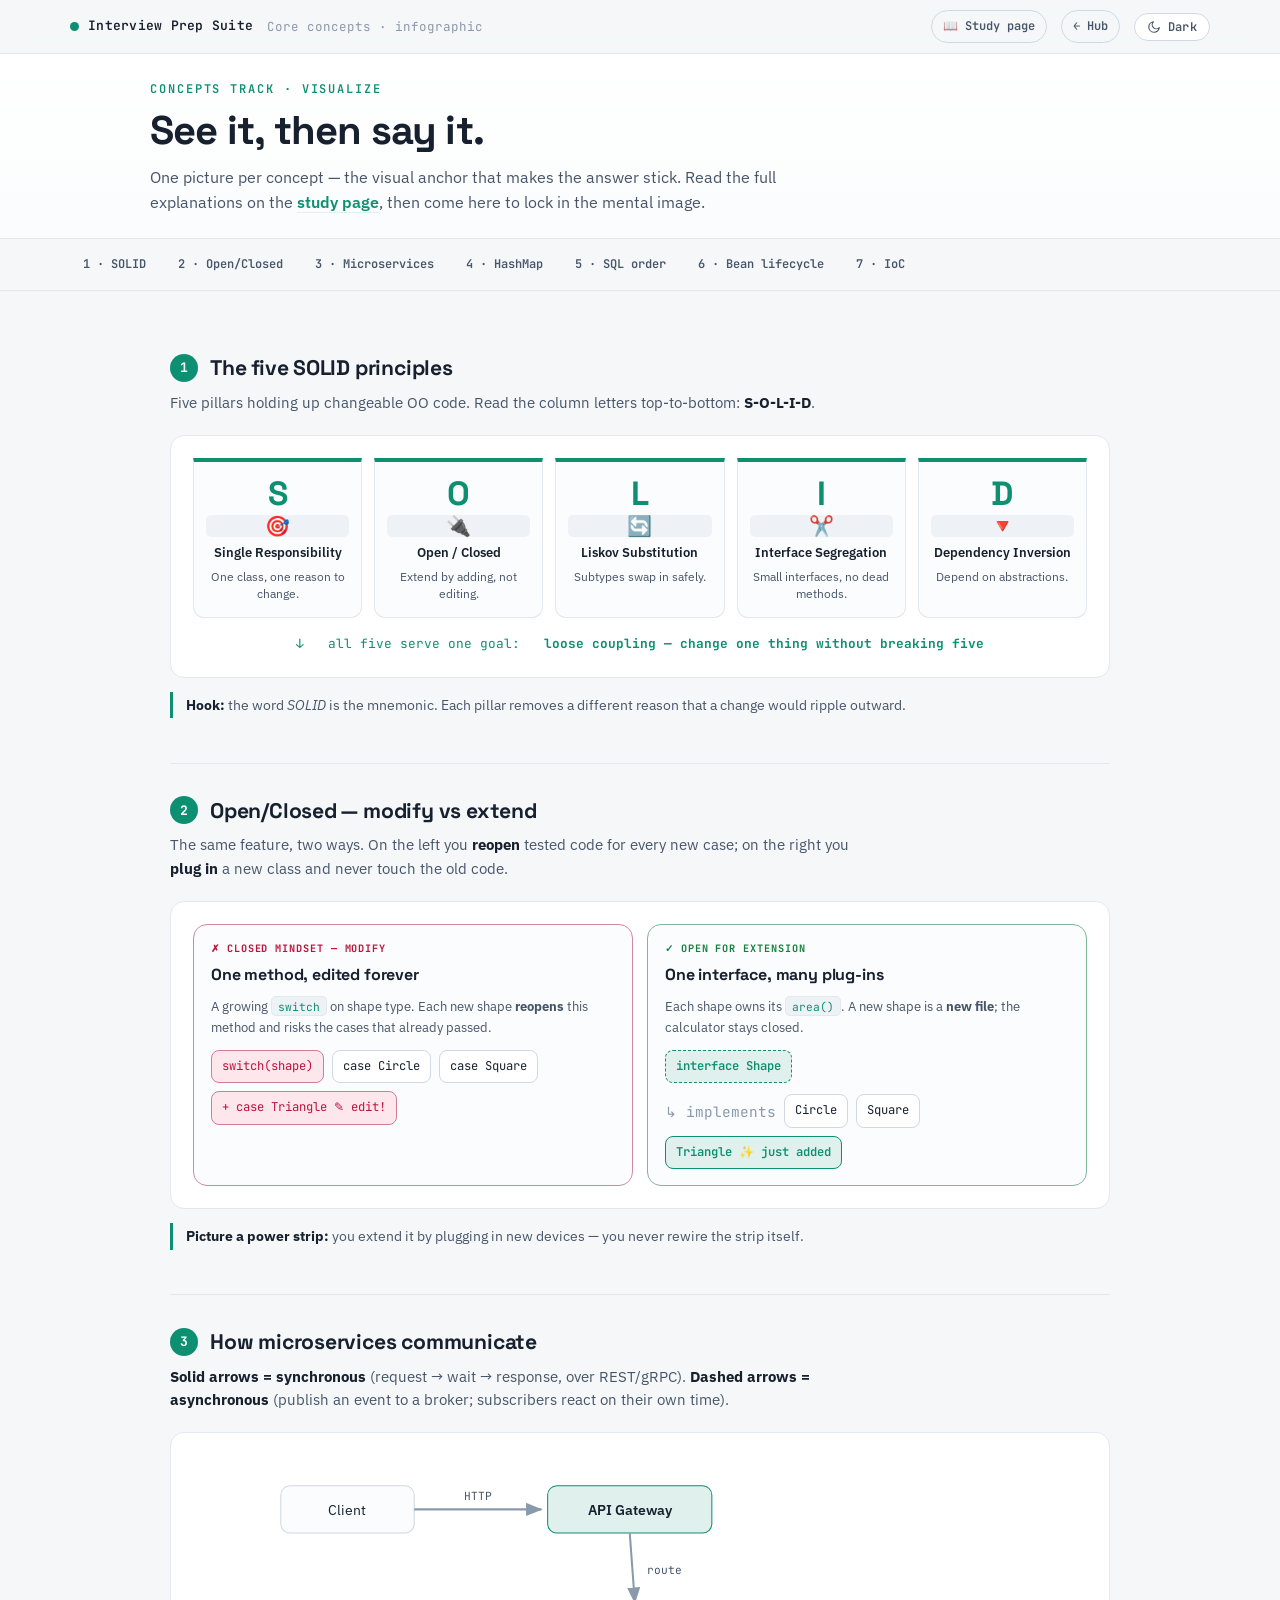
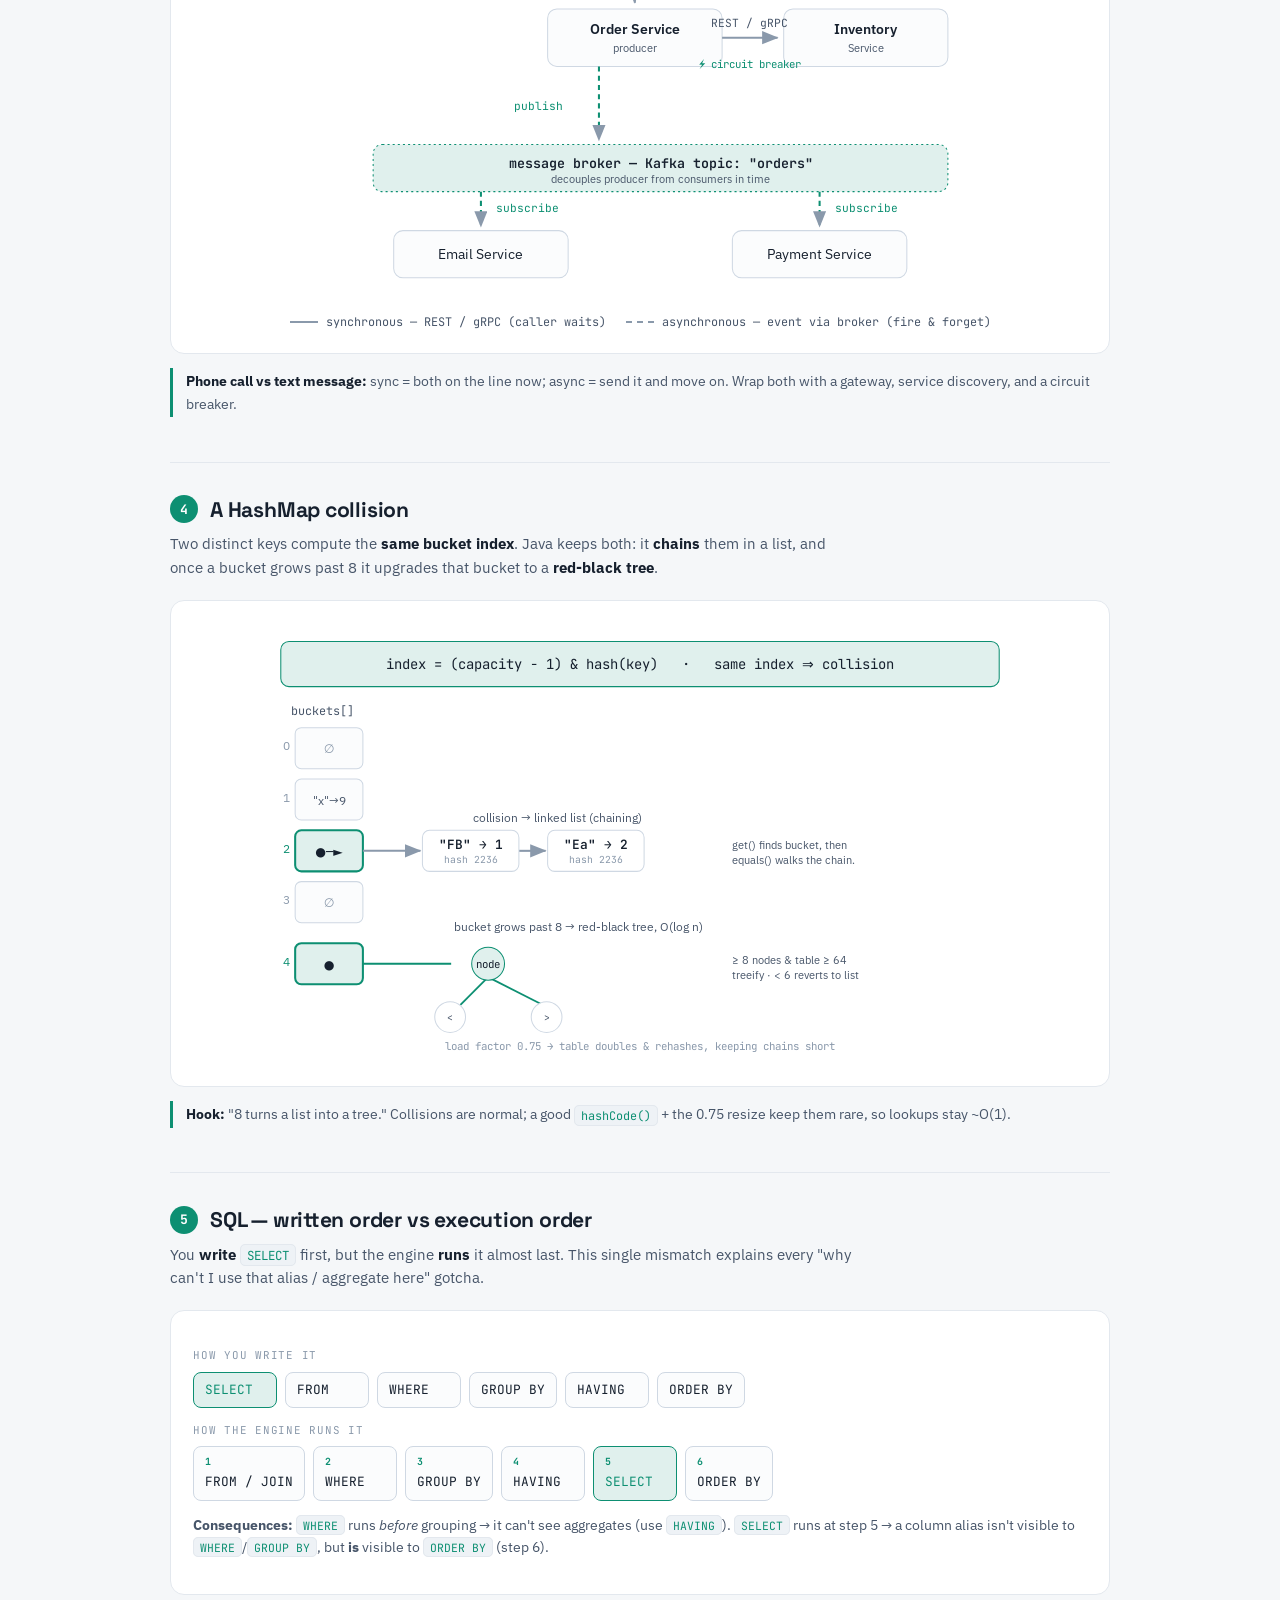
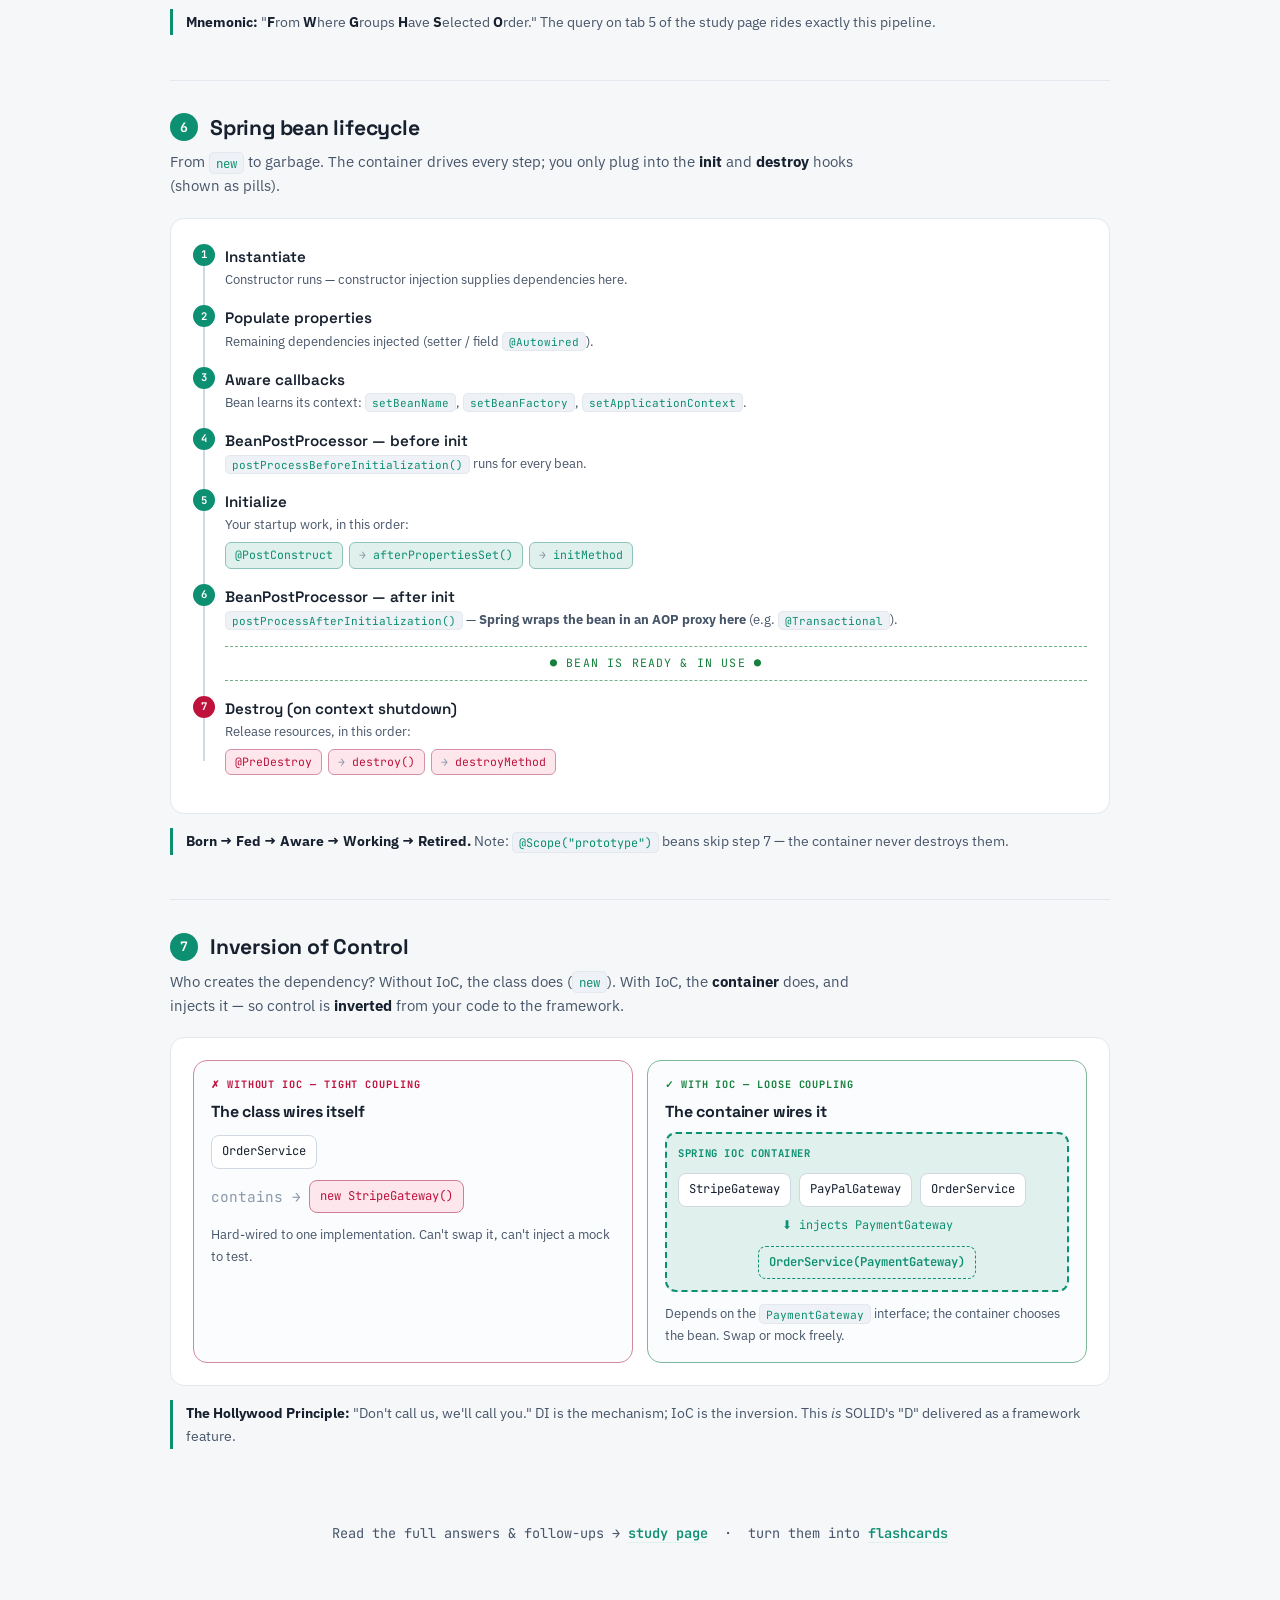
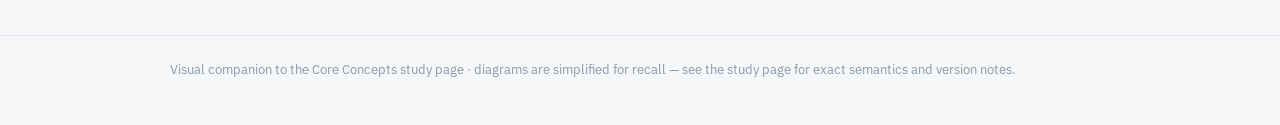
<file: concepts-visual.html>
<!doctype html>
<html lang="en" data-track="concepts">
<head>
<meta charset="utf-8">
<meta name="viewport" content="width=device-width, initial-scale=1">
<title>Core Concepts — Infographic · Interview Prep Suite</title>
<script>(function(){try{var t=localStorage.getItem('prep:theme');if(t!=='dark'&&t!=='light')t=matchMedia('(prefers-color-scheme:dark)').matches?'dark':'light';document.documentElement.setAttribute('data-theme',t);}catch(e){}})();</script>
<link rel="preconnect" href="https://fonts.googleapis.com">
<link rel="preconnect" href="https://fonts.gstatic.com" crossorigin>
<link href="https://fonts.googleapis.com/css2?family=Space+Grotesk:wght@500;600;700&family=IBM+Plex+Sans:wght@400;500;600&family=JetBrains+Mono:wght@400;600&display=swap" rel="stylesheet">
<link rel="stylesheet" href="assets/app.css">
<style>
  .page-head-inner{padding:26px 0 22px}

  /* jump nav */
  .jump{position:sticky; top:49px; z-index:30; background:var(--nav-bg); backdrop-filter:blur(8px); border-bottom:1px solid var(--line)}
  .jump-inner{display:flex; gap:6px; overflow-x:auto; padding:9px 20px; max-width:1180px; margin:0 auto}
  .jump a{font-family:var(--mono); font-size:12px; font-weight:600; color:var(--ink-soft); text-decoration:none;
    padding:6px 12px; border-radius:100px; white-space:nowrap; border:1px solid transparent; transition:.15s}
  .jump a:hover{color:var(--ink); background:var(--surface)}

  /* section scaffold */
  .viz-sec{padding:30px 0; border-bottom:1px solid var(--line); scroll-margin-top:104px}
  .viz-sec:last-of-type{border-bottom:0}
  .viz-h{display:flex; align-items:center; gap:12px; margin:0 0 6px}
  .viz-num{font-family:var(--mono); font-size:.82rem; font-weight:700; color:var(--on-accent); background:var(--accent);
    width:28px; height:28px; border-radius:50%; display:inline-flex; align-items:center; justify-content:center; flex:none}
  .viz-h h2{font-family:var(--display); font-size:1.32rem; margin:0; font-weight:700; letter-spacing:-.01em}
  .viz-cap{color:var(--ink-soft); font-size:.93rem; margin:0 0 20px; max-width:76ch}
  .viz-cap b{color:var(--ink)}
  .diagram{background:var(--surface); border:1px solid var(--line); border-radius:var(--radius); padding:22px}
  .takeaway{margin-top:14px; font-size:.88rem; color:var(--ink-soft); border-left:3px solid var(--accent); padding:2px 0 2px 13px}
  .takeaway b{color:var(--ink)}
  code.inl{font-family:var(--mono); font-size:.84em; background:var(--code-inline-bg); border:1px solid var(--line); border-radius:5px; padding:1.5px 6px; color:var(--accent-ink)}

  /* shared svg styling */
  .svgviz{width:100%; height:auto; display:block; max-width:780px; margin:0 auto}
  .svgviz text{font-family:var(--sans); fill:var(--ink)}
  .svgviz .mono{font-family:var(--mono)}
  .svgviz .dim{fill:var(--ink-soft)}
  .svgviz .faint{fill:var(--ink-faint)}
  .svgviz .acc{fill:var(--accent)}

  .legend{display:flex; gap:20px; flex-wrap:wrap; font-family:var(--mono); font-size:.74rem; color:var(--ink-soft); margin-top:16px; justify-content:center}
  .legend span{display:inline-flex; align-items:center; gap:8px}
  .lg-solid::before{content:""; width:28px; border-top:2.5px solid var(--ink-faint)}
  .lg-dash::before{content:""; width:28px; border-top:2.5px dashed var(--ink-faint)}

  /* SOLID pillars */
  .pillars{display:grid; grid-template-columns:repeat(5,1fr); gap:12px}
  @media(max-width:700px){.pillars{grid-template-columns:repeat(2,1fr)}}
  .pillar{border:1px solid var(--line); border-top:4px solid var(--accent); border-radius:0 0 11px 11px;
    padding:15px 12px; background:var(--surface-2); text-align:center; display:flex; flex-direction:column; gap:5px}
  .pillar .L{font-family:var(--display); font-weight:700; font-size:2.1rem; color:var(--accent); line-height:1}
  .pillar .ic{font-size:1.25rem; line-height:1}
  .pillar .pn{font-weight:600; font-size:.82rem}
  .pillar .pd{font-size:.74rem; color:var(--ink-soft); line-height:1.45}
  .pillars-foot{text-align:center; margin-top:16px; font-family:var(--mono); font-size:.8rem; color:var(--accent)}

  /* compare panels (OCP, IoC) */
  .cmp2{display:grid; gap:14px}
  @media(min-width:780px){.cmp2{grid-template-columns:1fr 1fr}}
  .panelbox{border:1px solid var(--line); border-radius:var(--radius); padding:16px 17px; background:var(--surface-2)}
  .panelbox.bad{border-color:color-mix(in srgb,var(--hard) 45%,var(--line))}
  .panelbox.good{border-color:color-mix(in srgb,var(--easy) 48%,var(--line))}
  .panelbox .tag{font-family:var(--mono); font-size:.64rem; letter-spacing:.09em; text-transform:uppercase; font-weight:700; display:block; margin-bottom:5px}
  .bad .tag{color:var(--hard)} .good .tag{color:var(--easy)}
  .panelbox h4{margin:0 0 8px; font-family:var(--display); font-size:1rem}
  .panelbox p{margin:0; font-size:.84rem; color:var(--ink-soft)}
  .chiprow{display:flex; flex-wrap:wrap; gap:8px; margin-top:11px; align-items:center}
  .vchip{font-family:var(--mono); font-size:.76rem; padding:6px 10px; border-radius:8px; border:1px solid var(--line-strong); background:var(--surface)}
  .vchip.iface{border-style:dashed; border-color:var(--accent); color:var(--accent-ink); font-weight:600; background:var(--accent-wash)}
  .vchip.new{border-color:var(--accent); background:var(--accent-wash); color:var(--accent-ink); font-weight:600}
  .vchip.red{border-color:color-mix(in srgb,var(--hard) 50%,var(--line)); background:var(--hard-wash); color:var(--hard)}
  .arrow-in{font-family:var(--mono); color:var(--ink-faint); font-size:.9rem}

  /* SQL clause order */
  .sqlrow{margin:14px 0}
  .sqlrow .rl{font-family:var(--mono); font-size:.68rem; letter-spacing:.07em; text-transform:uppercase; color:var(--ink-faint); margin-bottom:7px}
  .clausepills{display:flex; flex-wrap:wrap; gap:8px; align-items:stretch}
  .cl{font-family:var(--mono); font-size:.8rem; padding:7px 11px; border-radius:8px; border:1px solid var(--line-strong);
    background:var(--surface-2); display:flex; flex-direction:column; gap:2px; min-width:84px}
  .cl .step{color:var(--accent); font-size:.62rem; font-weight:700}
  .cl.hot{border-color:var(--accent); background:var(--accent-wash); color:var(--accent-ink)}
  .sql-note{font-size:.85rem; color:var(--ink-soft); margin-top:12px}

  /* bean timeline */
  .timeline{position:relative; padding-left:32px; margin:4px 0 0}
  .timeline::before{content:""; position:absolute; left:10px; top:8px; bottom:14px; width:2px; background:var(--line-strong)}
  .tstep{position:relative; margin:0 0 16px}
  .tstep .dotn{position:absolute; left:-32px; top:-1px; width:22px; height:22px; border-radius:50%; background:var(--accent);
    color:var(--on-accent); font-family:var(--mono); font-size:.66rem; font-weight:700; display:flex; align-items:center; justify-content:center}
  .tstep.destroy .dotn{background:var(--hard)}
  .tstep .th{font-family:var(--display); font-weight:600; font-size:.95rem}
  .tstep .td{font-size:.82rem; color:var(--ink-soft)}
  .hooks{display:flex; flex-wrap:wrap; gap:6px; margin-top:7px}
  .hk{font-family:var(--mono); font-size:.72rem; padding:3px 9px; border-radius:6px; background:var(--accent-wash); color:var(--accent-ink); border:1px solid var(--accent-line)}
  .hk .o{color:var(--ink-faint); font-weight:700}
  .hk.red{background:var(--hard-wash); color:var(--hard); border-color:color-mix(in srgb,var(--hard) 40%,var(--line))}
  .ready{font-family:var(--mono); font-size:.72rem; letter-spacing:.1em; text-transform:uppercase; color:var(--easy);
    border-top:1px dashed color-mix(in srgb,var(--easy) 55%,var(--line)); border-bottom:1px dashed color-mix(in srgb,var(--easy) 55%,var(--line));
    padding:7px 0; margin:2px 0 16px; text-align:center}
</style>
</head>
<body>

<div class="app-topbar">
  <div class="app-topbar-inner">
    <a class="app-brand" href="index.html"><span class="dot"></span>Interview Prep Suite</a>
    <span class="app-crumb">Core concepts · infographic</span>
    <span class="app-spacer"></span>
    <a class="app-back" href="concepts.html">📖 Study page</a>
    <a class="app-back" href="index.html">← Hub</a>
    <button class="theme-toggle" type="button" aria-label="Toggle dark mode"><span class="tt-ic"></span><span class="tt-label">Dark</span></button>
  </div>
</div>

<header class="page-head">
  <div class="wrap page-head-inner">
    <p class="eyebrow">Concepts track · visualize</p>
    <h1 class="title">See it, then say it.</h1>
    <p class="subtitle">One picture per concept — the visual anchor that makes the answer stick. Read the full explanations on the <a class="link" href="concepts.html">study page</a>, then come here to lock in the mental image.</p>
  </div>
</header>

<nav class="jump" aria-label="Jump to diagram">
  <div class="jump-inner">
    <a href="#solid">1 · SOLID</a>
    <a href="#ocp">2 · Open/Closed</a>
    <a href="#micro">3 · Microservices</a>
    <a href="#hash">4 · HashMap</a>
    <a href="#sql">5 · SQL order</a>
    <a href="#bean">6 · Bean lifecycle</a>
    <a href="#ioc">7 · IoC</a>
  </div>
</nav>

<main><div class="wrap">

  <!-- ===================== 1 · SOLID ===================== -->
  <section class="viz-sec" id="solid">
    <div class="viz-h"><span class="viz-num">1</span><h2>The five SOLID principles</h2></div>
    <p class="viz-cap">Five pillars holding up changeable OO code. Read the column letters top-to-bottom: <b>S-O-L-I-D</b>.</p>
    <div class="diagram">
      <div class="pillars">
        <div class="pillar"><span class="L">S</span><span class="ic">🎯</span><span class="pn">Single Responsibility</span><span class="pd">One class, one reason to change.</span></div>
        <div class="pillar"><span class="L">O</span><span class="ic">🔌</span><span class="pn">Open / Closed</span><span class="pd">Extend by adding, not editing.</span></div>
        <div class="pillar"><span class="L">L</span><span class="ic">🔄</span><span class="pn">Liskov Substitution</span><span class="pd">Subtypes swap in safely.</span></div>
        <div class="pillar"><span class="L">I</span><span class="ic">✂️</span><span class="pn">Interface Segregation</span><span class="pd">Small interfaces, no dead methods.</span></div>
        <div class="pillar"><span class="L">D</span><span class="ic">🔻</span><span class="pn">Dependency Inversion</span><span class="pd">Depend on abstractions.</span></div>
      </div>
      <div class="pillars-foot">↓ &nbsp; all five serve one goal: &nbsp; <b>loose coupling — change one thing without breaking five</b></div>
    </div>
    <p class="takeaway"><b>Hook:</b> the word <i>SOLID</i> is the mnemonic. Each pillar removes a different reason that a change would ripple outward.</p>
  </section>

  <!-- ===================== 2 · OCP ===================== -->
  <section class="viz-sec" id="ocp">
    <div class="viz-h"><span class="viz-num">2</span><h2>Open/Closed — modify vs extend</h2></div>
    <p class="viz-cap">The same feature, two ways. On the left you <b>reopen</b> tested code for every new case; on the right you <b>plug in</b> a new class and never touch the old code.</p>
    <div class="diagram">
      <div class="cmp2">
        <div class="panelbox bad">
          <span class="tag">✗ closed mindset — modify</span>
          <h4>One method, edited forever</h4>
          <p>A growing <code class="inl">switch</code> on shape type. Each new shape <b>reopens</b> this method and risks the cases that already passed.</p>
          <div class="chiprow">
            <span class="vchip red">switch(shape)</span>
            <span class="vchip">case Circle</span>
            <span class="vchip">case Square</span>
            <span class="vchip red">+ case Triangle ✎ edit!</span>
          </div>
        </div>
        <div class="panelbox good">
          <span class="tag">✓ open for extension</span>
          <h4>One interface, many plug-ins</h4>
          <p>Each shape owns its <code class="inl">area()</code>. A new shape is a <b>new file</b>; the calculator stays closed.</p>
          <div class="chiprow">
            <span class="vchip iface">interface Shape</span>
          </div>
          <div class="chiprow">
            <span class="arrow-in">↳ implements</span>
            <span class="vchip">Circle</span>
            <span class="vchip">Square</span>
            <span class="vchip new">Triangle ✨ just added</span>
          </div>
        </div>
      </div>
    </div>
    <p class="takeaway"><b>Picture a power strip:</b> you extend it by plugging in new devices — you never rewire the strip itself.</p>
  </section>

  <!-- ===================== 3 · MICROSERVICES ===================== -->
  <section class="viz-sec" id="micro">
    <div class="viz-h"><span class="viz-num">3</span><h2>How microservices communicate</h2></div>
    <p class="viz-cap"><b>Solid arrows = synchronous</b> (request → wait → response, over REST/gRPC). <b>Dashed arrows = asynchronous</b> (publish an event to a broker; subscribers react on their own time).</p>
    <div class="diagram">
      <svg class="svgviz" viewBox="0 0 760 430" role="img" aria-label="Microservices communication diagram: a client calls an API gateway which routes to the Order Service; the Order Service calls the Inventory Service synchronously and publishes events to a Kafka topic that the Email and Payment services subscribe to.">
        <defs>
          <marker id="ah" markerWidth="9" markerHeight="9" refX="7.5" refY="3.2" orient="auto">
            <path d="M0,0 L8,3.2 L0,6.4 Z" fill="var(--ink-faint)"/>
          </marker>
        </defs>
        <!-- nodes -->
        <g>
          <rect x="30"  y="30"  width="130" height="46" rx="9" fill="var(--surface-2)" stroke="var(--line-strong)"/>
          <text x="95"  y="58"  text-anchor="middle" font-size="14">Client</text>

          <rect x="290" y="30"  width="160" height="46" rx="9" fill="var(--accent-wash)" stroke="var(--accent)"/>
          <text x="370" y="58"  text-anchor="middle" font-size="14" font-weight="600">API Gateway</text>

          <rect x="290" y="150" width="170" height="56" rx="9" fill="var(--surface-2)" stroke="var(--line-strong)"/>
          <text x="375" y="174" text-anchor="middle" font-size="14" font-weight="600">Order Service</text>
          <text x="375" y="192" text-anchor="middle" font-size="11" class="dim">producer</text>

          <rect x="520" y="150" width="160" height="56" rx="9" fill="var(--surface-2)" stroke="var(--line-strong)"/>
          <text x="600" y="174" text-anchor="middle" font-size="14" font-weight="600">Inventory</text>
          <text x="600" y="192" text-anchor="middle" font-size="11" class="dim">Service</text>

          <rect x="120" y="282" width="560" height="46" rx="9" fill="var(--accent-wash)" stroke="var(--accent)" stroke-dasharray="2 3"/>
          <text x="400" y="305" text-anchor="middle" font-size="13" font-weight="600" class="mono">message broker — Kafka topic: "orders"</text>
          <text x="400" y="320" text-anchor="middle" font-size="10.5" class="dim">decouples producer from consumers in time</text>

          <rect x="140" y="366" width="170" height="46" rx="9" fill="var(--surface-2)" stroke="var(--line-strong)"/>
          <text x="225" y="394" text-anchor="middle" font-size="13.5">Email Service</text>

          <rect x="470" y="366" width="170" height="46" rx="9" fill="var(--surface-2)" stroke="var(--line-strong)"/>
          <text x="555" y="394" text-anchor="middle" font-size="13.5">Payment Service</text>
        </g>
        <!-- SYNC edges (solid) -->
        <g stroke="var(--ink-faint)" stroke-width="2" fill="none" marker-end="url(#ah)">
          <line x1="160" y1="53"  x2="284" y2="53"/>
          <line x1="370" y1="76"  x2="375" y2="144"/>
          <line x1="460" y1="178" x2="514" y2="178"/>
        </g>
        <text x="222" y="44"  text-anchor="middle" font-size="11" class="mono dim">HTTP</text>
        <text x="404" y="116" text-anchor="middle" font-size="11" class="mono dim">route</text>
        <text x="487" y="168" text-anchor="middle" font-size="11" class="mono dim">REST / gRPC</text>
        <text x="487" y="208" text-anchor="middle" font-size="10.5" class="acc mono">⚡ circuit breaker</text>
        <!-- ASYNC edges (dashed) -->
        <g stroke="var(--accent)" stroke-width="2" fill="none" stroke-dasharray="5 4" marker-end="url(#ah)">
          <line x1="340" y1="206" x2="340" y2="278"/>
          <line x1="225" y1="328" x2="225" y2="362"/>
          <line x1="555" y1="328" x2="555" y2="362"/>
        </g>
        <text x="305" y="248" text-anchor="end" font-size="11" class="acc mono">publish</text>
        <text x="240" y="348" text-anchor="start" font-size="11" class="acc mono">subscribe</text>
        <text x="570" y="348" text-anchor="start" font-size="11" class="acc mono">subscribe</text>
      </svg>
      <div class="legend">
        <span class="lg-solid">synchronous — REST / gRPC (caller waits)</span>
        <span class="lg-dash">asynchronous — event via broker (fire &amp; forget)</span>
      </div>
    </div>
    <p class="takeaway"><b>Phone call vs text message:</b> sync = both on the line now; async = send it and move on. Wrap both with a gateway, service discovery, and a circuit breaker.</p>
  </section>

  <!-- ===================== 4 · HASHMAP ===================== -->
  <section class="viz-sec" id="hash">
    <div class="viz-h"><span class="viz-num">4</span><h2>A HashMap collision</h2></div>
    <p class="viz-cap">Two distinct keys compute the <b>same bucket index</b>. Java keeps both: it <b>chains</b> them in a list, and once a bucket grows past 8 it upgrades that bucket to a <b>red-black tree</b>.</p>
    <div class="diagram">
      <svg class="svgviz" viewBox="0 0 760 430" role="img" aria-label="HashMap bucket array: keys FB and Ea both hash to 2236 and share one bucket, stored as a linked list; another bucket with many entries is shown converted to a red-black tree.">
        <defs>
          <marker id="ah2" markerWidth="9" markerHeight="9" refX="7.5" refY="3.2" orient="auto">
            <path d="M0,0 L8,3.2 L0,6.4 Z" fill="var(--ink-faint)"/>
          </marker>
        </defs>
        <!-- formula -->
        <rect x="30" y="18" width="700" height="44" rx="8" fill="var(--accent-wash)" stroke="var(--accent)"/>
        <text x="380" y="45" text-anchor="middle" font-size="13.5" class="mono" fill="var(--accent-ink)">index = (capacity − 1) &amp; hash(key)&#160;&#160;&#160;·&#160;&#160;&#160;same index ⇒ collision</text>

        <text x="40" y="90" font-size="11.5" class="mono dim">buckets[]</text>

        <!-- bucket cells -->
        <g font-size="12" class="mono">
          <!-- b0 empty -->
          <text x="32" y="124" class="faint">0</text>
          <rect x="44" y="102" width="66" height="40" rx="6" fill="var(--surface-2)" stroke="var(--line-strong)"/>
          <text x="77" y="127" text-anchor="middle" class="faint">∅</text>
          <!-- b1 single -->
          <text x="32" y="174" class="faint">1</text>
          <rect x="44" y="152" width="66" height="40" rx="6" fill="var(--surface-2)" stroke="var(--line-strong)"/>
          <text x="77" y="177" text-anchor="middle" class="dim">"x"→9</text>
          <!-- b2 COLLISION -->
          <text x="32" y="224" class="acc">2</text>
          <rect x="44" y="202" width="66" height="40" rx="6" fill="var(--accent-wash)" stroke="var(--accent)" stroke-width="2"/>
          <text x="77" y="227" text-anchor="middle" fill="var(--accent-ink)">●─►</text>
          <!-- b3 empty -->
          <text x="32" y="274" class="faint">3</text>
          <rect x="44" y="252" width="66" height="40" rx="6" fill="var(--surface-2)" stroke="var(--line-strong)"/>
          <text x="77" y="277" text-anchor="middle" class="faint">∅</text>
          <!-- b4 TREE -->
          <text x="32" y="334" class="acc">4</text>
          <rect x="44" y="312" width="66" height="40" rx="6" fill="var(--accent-wash)" stroke="var(--accent)" stroke-width="2"/>
          <text x="77" y="337" text-anchor="middle" fill="var(--accent-ink)">●</text>
        </g>

        <!-- collision chain (b2) -->
        <text x="300" y="194" text-anchor="middle" font-size="11.5" class="dim">collision → linked list (chaining)</text>
        <g stroke="var(--ink-faint)" stroke-width="2" fill="none" marker-end="url(#ah2)">
          <line x1="110" y1="222" x2="166" y2="222"/>
          <line x1="262" y1="222" x2="288" y2="222"/>
        </g>
        <rect x="168" y="202" width="94" height="40" rx="7" fill="var(--surface)" stroke="var(--line-strong)"/>
        <text x="215" y="220" text-anchor="middle" font-size="12.5" class="mono" font-weight="600">"FB" → 1</text>
        <text x="215" y="234" text-anchor="middle" font-size="9.5" class="faint mono">hash 2236</text>
        <rect x="290" y="202" width="94" height="40" rx="7" fill="var(--surface)" stroke="var(--line-strong)"/>
        <text x="337" y="220" text-anchor="middle" font-size="12.5" class="mono" font-weight="600">"Ea" → 2</text>
        <text x="337" y="234" text-anchor="middle" font-size="9.5" class="faint mono">hash 2236</text>
        <text x="470" y="220" text-anchor="start" font-size="11" class="dim">get() finds bucket, then</text>
        <text x="470" y="235" text-anchor="start" font-size="11" class="dim">equals() walks the chain.</text>

        <!-- treeified (b4) -->
        <text x="320" y="300" text-anchor="middle" font-size="11.5" class="dim">bucket grows past 8 → red-black tree, O(log n)</text>
        <g stroke="var(--accent)" stroke-width="1.8" fill="none">
          <line x1="110" y1="332" x2="196" y2="332"/>
          <line x1="232" y1="345" x2="205" y2="372"/>
          <line x1="232" y1="345" x2="285" y2="372"/>
        </g>
        <circle cx="232" cy="332" r="16" fill="var(--accent-wash)" stroke="var(--accent)"/>
        <text x="232" y="336" text-anchor="middle" font-size="10.5" class="mono" fill="var(--accent-ink)">node</text>
        <circle cx="195" cy="384" r="15" fill="var(--surface)" stroke="var(--line-strong)"/>
        <text x="195" y="388" text-anchor="middle" font-size="9.5" class="mono dim">&lt;</text>
        <circle cx="289" cy="384" r="15" fill="var(--surface)" stroke="var(--line-strong)"/>
        <text x="289" y="388" text-anchor="middle" font-size="9.5" class="mono dim">&gt;</text>

        <text x="470" y="332" text-anchor="start" font-size="11" class="dim">≥ 8 nodes &amp; table ≥ 64</text>
        <text x="470" y="347" text-anchor="start" font-size="11" class="dim">treeify · &lt; 6 reverts to list</text>

        <text x="380" y="416" text-anchor="middle" font-size="10.5" class="faint mono">load factor 0.75 → table doubles &amp; rehashes, keeping chains short</text>
      </svg>
    </div>
    <p class="takeaway"><b>Hook:</b> "8 turns a list into a tree." Collisions are normal; a good <code class="inl">hashCode()</code> + the 0.75 resize keep them rare, so lookups stay ~O(1).</p>
  </section>

  <!-- ===================== 5 · SQL ===================== -->
  <section class="viz-sec" id="sql">
    <div class="viz-h"><span class="viz-num">5</span><h2>SQL — written order vs execution order</h2></div>
    <p class="viz-cap">You <b>write</b> <code class="inl">SELECT</code> first, but the engine <b>runs</b> it almost last. This single mismatch explains every "why can't I use that alias / aggregate here" gotcha.</p>
    <div class="diagram">
      <div class="sqlrow">
        <div class="rl">How you write it</div>
        <div class="clausepills">
          <span class="cl hot">SELECT</span>
          <span class="cl">FROM</span>
          <span class="cl">WHERE</span>
          <span class="cl">GROUP BY</span>
          <span class="cl">HAVING</span>
          <span class="cl">ORDER BY</span>
        </div>
      </div>
      <div class="sqlrow">
        <div class="rl">How the engine runs it</div>
        <div class="clausepills">
          <span class="cl"><span class="step">1</span>FROM / JOIN</span>
          <span class="cl"><span class="step">2</span>WHERE</span>
          <span class="cl"><span class="step">3</span>GROUP BY</span>
          <span class="cl"><span class="step">4</span>HAVING</span>
          <span class="cl hot"><span class="step">5</span>SELECT</span>
          <span class="cl"><span class="step">6</span>ORDER BY</span>
        </div>
      </div>
      <p class="sql-note"><b>Consequences:</b> <code class="inl">WHERE</code> runs <em>before</em> grouping → it can't see aggregates (use <code class="inl">HAVING</code>). <code class="inl">SELECT</code> runs at step 5 → a column alias isn't visible to <code class="inl">WHERE</code>/<code class="inl">GROUP BY</code>, but <b>is</b> visible to <code class="inl">ORDER BY</code> (step 6).</p>
    </div>
    <p class="takeaway"><b>Mnemonic:</b> "<b>F</b>rom <b>W</b>here <b>G</b>roups <b>H</b>ave <b>S</b>elected <b>O</b>rder." The query on tab 5 of the study page rides exactly this pipeline.</p>
  </section>

  <!-- ===================== 6 · BEAN LIFECYCLE ===================== -->
  <section class="viz-sec" id="bean">
    <div class="viz-h"><span class="viz-num">6</span><h2>Spring bean lifecycle</h2></div>
    <p class="viz-cap">From <code class="inl">new</code> to garbage. The container drives every step; you only plug into the <b>init</b> and <b>destroy</b> hooks (shown as pills).</p>
    <div class="diagram">
      <div class="timeline">
        <div class="tstep"><span class="dotn">1</span><div class="th">Instantiate</div><div class="td">Constructor runs — constructor injection supplies dependencies here.</div></div>
        <div class="tstep"><span class="dotn">2</span><div class="th">Populate properties</div><div class="td">Remaining dependencies injected (setter / field <code class="inl">@Autowired</code>).</div></div>
        <div class="tstep"><span class="dotn">3</span><div class="th">Aware callbacks</div><div class="td">Bean learns its context: <code class="inl">setBeanName</code>, <code class="inl">setBeanFactory</code>, <code class="inl">setApplicationContext</code>.</div></div>
        <div class="tstep"><span class="dotn">4</span><div class="th">BeanPostProcessor — before init</div><div class="td"><code class="inl">postProcessBeforeInitialization()</code> runs for every bean.</div></div>
        <div class="tstep"><span class="dotn">5</span><div class="th">Initialize</div><div class="td">Your startup work, in this order:</div>
          <div class="hooks"><span class="hk">@PostConstruct</span><span class="hk"><span class="o">→</span> afterPropertiesSet()</span><span class="hk"><span class="o">→</span> initMethod</span></div></div>
        <div class="tstep"><span class="dotn">6</span><div class="th">BeanPostProcessor — after init</div><div class="td"><code class="inl">postProcessAfterInitialization()</code> — <b>Spring wraps the bean in an AOP proxy here</b> (e.g. <code class="inl">@Transactional</code>).</div></div>
        <div class="ready">● bean is ready &amp; in use ●</div>
        <div class="tstep destroy"><span class="dotn">7</span><div class="th">Destroy (on context shutdown)</div><div class="td">Release resources, in this order:</div>
          <div class="hooks"><span class="hk red">@PreDestroy</span><span class="hk red"><span class="o">→</span> destroy()</span><span class="hk red"><span class="o">→</span> destroyMethod</span></div></div>
      </div>
    </div>
    <p class="takeaway"><b>Born → Fed → Aware → Working → Retired.</b> Note: <code class="inl">@Scope("prototype")</code> beans skip step 7 — the container never destroys them.</p>
  </section>

  <!-- ===================== 7 · IoC ===================== -->
  <section class="viz-sec" id="ioc">
    <div class="viz-h"><span class="viz-num">7</span><h2>Inversion of Control</h2></div>
    <p class="viz-cap">Who creates the dependency? Without IoC, the class does (<code class="inl">new</code>). With IoC, the <b>container</b> does, and injects it — so control is <b>inverted</b> from your code to the framework.</p>
    <div class="diagram">
      <div class="cmp2">
        <div class="panelbox bad">
          <span class="tag">✗ without IoC — tight coupling</span>
          <h4>The class wires itself</h4>
          <div class="chiprow"><span class="vchip">OrderService</span></div>
          <div class="chiprow"><span class="arrow-in">contains →</span><span class="vchip red">new StripeGateway()</span></div>
          <p style="margin-top:11px">Hard-wired to one implementation. Can't swap it, can't inject a mock to test.</p>
        </div>
        <div class="panelbox good">
          <span class="tag">✓ with IoC — loose coupling</span>
          <h4>The container wires it</h4>
          <div style="border:2px dashed var(--accent); border-radius:11px; padding:11px; background:var(--accent-wash)">
            <div style="font-family:var(--mono); font-size:.66rem; color:var(--accent); font-weight:700; text-transform:uppercase; letter-spacing:.06em; margin-bottom:8px">Spring IoC container</div>
            <div class="chiprow"><span class="vchip">StripeGateway</span><span class="vchip">PayPalGateway</span><span class="vchip">OrderService</span></div>
            <div class="inject" style="text-align:center; font-family:var(--mono); font-size:.74rem; color:var(--accent); margin:9px 0 3px">⬇ injects PaymentGateway</div>
            <div class="chiprow" style="justify-content:center"><span class="vchip iface">OrderService(PaymentGateway)</span></div>
          </div>
          <p style="margin-top:11px">Depends on the <code class="inl">PaymentGateway</code> interface; the container chooses the bean. Swap or mock freely.</p>
        </div>
      </div>
    </div>
    <p class="takeaway"><b>The Hollywood Principle:</b> "Don't call us, we'll call you." DI is the mechanism; IoC is the inversion. This <em>is</em> SOLID's "D" delivered as a framework feature.</p>
  </section>

  <p style="text-align:center; margin:30px 0 10px; font-family:var(--mono); font-size:.85rem; color:var(--ink-soft)">
    Read the full answers &amp; follow-ups → <a class="link" href="concepts.html">study page</a> &nbsp;·&nbsp; turn them into <a class="link" href="drills.html">flashcards</a>
  </p>

</div></main>

<footer class="app-foot">
  <div class="wrap">
    Visual companion to the Core Concepts study page · diagrams are simplified for recall — see the study page for exact semantics and version notes.
  </div>
</footer>

<script src="assets/app.js"></script>
</body>
</html>
</file>
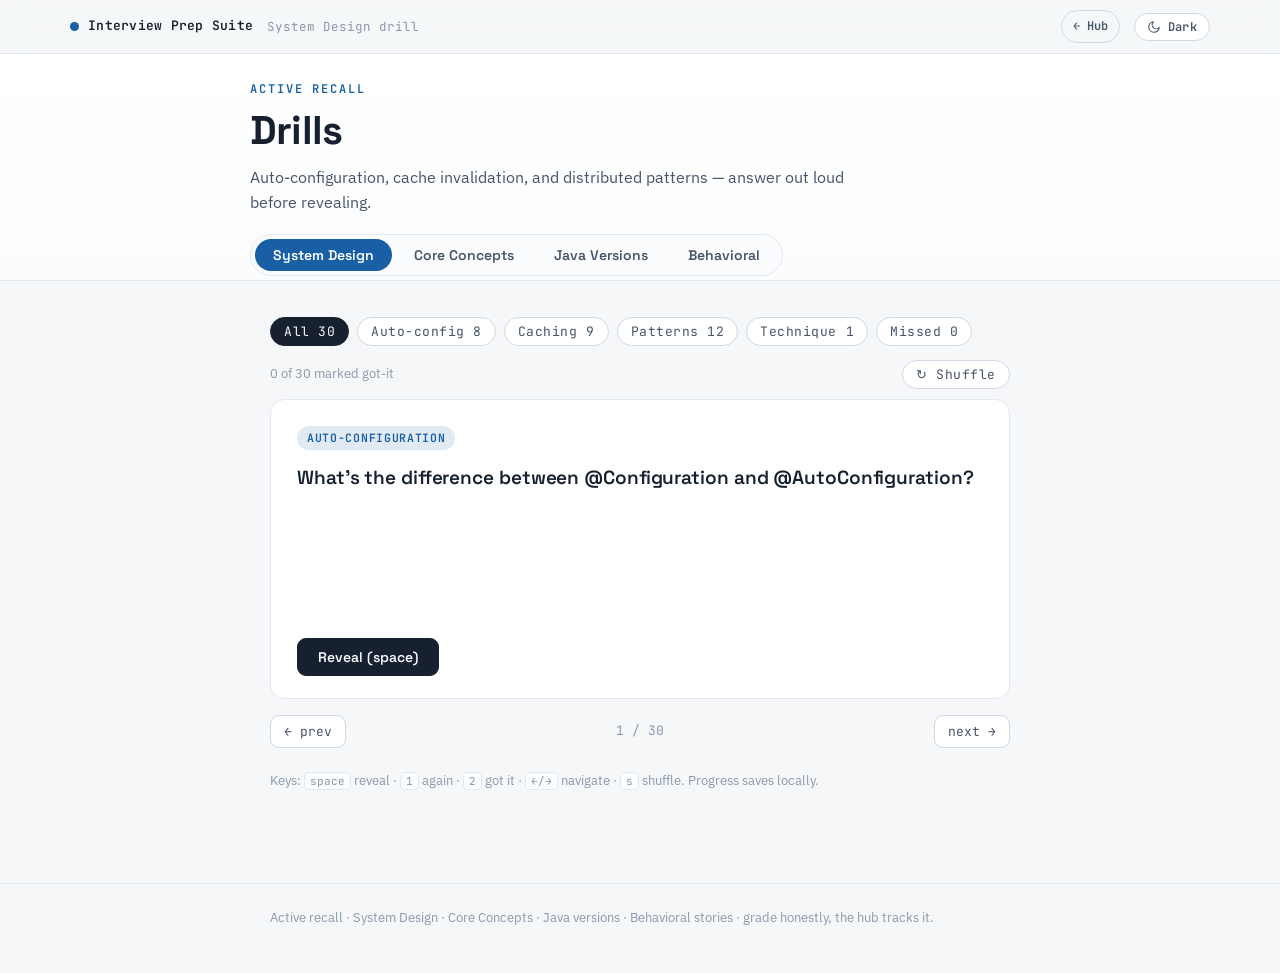
<file: drills.html>
<!doctype html>
<html lang="en" data-track="drills">
<head>
<meta charset="utf-8">
<meta name="viewport" content="width=device-width, initial-scale=1">
<title>Drills — Active Recall · Interview Prep Suite</title>
<script>(function(){try{var t=localStorage.getItem('prep:theme');if(t!=='dark'&&t!=='light')t=matchMedia('(prefers-color-scheme:dark)').matches?'dark':'light';document.documentElement.setAttribute('data-theme',t);}catch(e){}})();</script>
<link rel="preconnect" href="https://fonts.googleapis.com">
<link rel="preconnect" href="https://fonts.gstatic.com" crossorigin>
<link href="https://fonts.googleapis.com/css2?family=Space+Grotesk:wght@500;600;700&family=IBM+Plex+Sans:wght@400;500;600&family=JetBrains+Mono:wght@400;600&display=swap" rel="stylesheet">
<link rel="stylesheet" href="assets/app.css">
<style>
  body{ --deep-bg:#eeedfe; --deep-fg:#3c3489; }
  :root[data-theme="dark"] body{ --deep-bg:#26215c; --deep-fg:#cecbf6; }

  .page-head-inner{padding:26px 0 0}
  .subnav-wrap{display:flex; align-items:center; gap:14px; flex-wrap:wrap; margin:18px 0 4px}
  main{padding-top:18px}
  .drill-wrap{max-width:780px}

  .quick-banner{display:flex; align-items:center; gap:12px; flex-wrap:wrap; background:var(--accent-wash);
    border:1px solid var(--accent-line); border-radius:var(--radius); padding:12px 16px; margin-bottom:18px; font-size:14px; color:var(--accent-ink)}
  .quick-banner b{color:var(--ink)}
  .quick-banner a{margin-left:auto}

  .deck-aside{margin-bottom:18px}
  details.deck-aside-d{background:var(--surface-2); border:1px solid var(--line); border-radius:var(--radius); padding:0 16px}
  details.deck-aside-d summary{cursor:pointer; padding:12px 0; font-weight:600; font-family:var(--display); list-style:none; display:flex; align-items:center; gap:8px}
  details.deck-aside-d summary::-webkit-details-marker{display:none}
  details.deck-aside-d summary::before{content:"▸"; color:var(--accent); transition:.2s}
  details.deck-aside-d[open] summary::before{transform:rotate(90deg)}
  .deck-aside-body{padding:0 0 16px; font-size:13.5px; color:var(--ink-soft)}
  .cheat-rows{display:flex; flex-wrap:wrap; gap:6px 18px; margin:6px 0}
  .cheat-rows span b{color:var(--ink)}
  .cheat-warn{margin-top:8px; font-size:12.5px; color:var(--warn-ink)}
  .deck-aside-body ol{padding-left:1.2rem; margin:8px 0}
  .deck-aside-body li{margin-bottom:5px}

  .chips{display:flex; flex-wrap:wrap; gap:8px; margin-bottom:14px}
  .chip{appearance:none; cursor:pointer; border-radius:999px; padding:5px 13px; font-size:13px; font-family:var(--mono);
    color:var(--ink-soft); background:var(--surface); border:1px solid var(--line-strong)}
  .chip[aria-pressed="true"]{background:var(--ink); color:var(--bg); border-color:var(--ink)}

  .meta{display:flex; justify-content:space-between; align-items:center; font-size:13px; color:var(--ink-faint); margin-bottom:10px; gap:10px; flex-wrap:wrap}

  .card{background:var(--surface); border:1px solid var(--line); border-radius:var(--radius); padding:26px 26px 22px; min-height:300px; display:flex; flex-direction:column}
  .eyebrow2{display:inline-block; font-size:11.5px; font-weight:600; letter-spacing:.06em; text-transform:uppercase; padding:3px 10px; border-radius:999px; margin-bottom:14px; align-self:flex-start; font-family:var(--mono)}
  .eyebrow2.autoconfig,.eyebrow2.lead{background:var(--accent-wash); color:var(--accent-ink)}
  .eyebrow2.caching{background:var(--med-wash); color:var(--warn-ink)}
  .eyebrow2.patterns,.eyebrow2.deep{background:var(--deep-bg); color:var(--deep-fg)}
  .eyebrow2.technique{background:var(--good-wash); color:var(--good)}
  .eyebrow2.spine{background:var(--surface-2); color:var(--ink-soft)}
  .eyebrow2.j8,.eyebrow2.j11,.eyebrow2.j17,.eyebrow2.j21{background:var(--accent-wash); color:var(--accent-ink)}
  .eyebrow2.design,.eyebrow2.spring{background:var(--accent-wash); color:var(--accent-ink)}
  .eyebrow2.distributed{background:var(--deep-bg); color:var(--deep-fg)}
  .eyebrow2.datastruct{background:var(--med-wash); color:var(--warn-ink)}
  .eyebrow2.sql{background:var(--good-wash); color:var(--good)}
  .front{font-size:19px; font-weight:600; line-height:1.45; letter-spacing:-.005em; font-family:var(--display)}
  .front .hook{display:block; margin-top:8px; font-family:var(--sans); font-weight:400; font-size:16px; color:var(--ink-soft); line-height:1.6}
  .back{margin-top:18px; padding-top:16px; border-top:1px dashed var(--line); font-size:15.5px; color:var(--ink)}
  .back p{margin:0 0 10px} .back ul{margin:0 0 10px; padding-left:20px} .back li{margin-bottom:5px}
  .back .alt{margin-top:12px; font-size:13px; color:var(--ink-faint)}
  .back code{font-family:var(--mono); font-size:.86em; background:var(--code-inline-bg); padding:1px 5px; border-radius:4px; color:var(--accent-ink)}
  .back .lbl{font-size:11px; font-weight:600; letter-spacing:.04em; text-transform:uppercase; color:var(--ink-soft); margin-bottom:6px}
  .back ol.beats{margin:0 0 14px; padding-left:1.1rem; font-size:14px; line-height:1.55}
  .nums{background:var(--surface-2); border-radius:var(--radius-sm); padding:8px 12px; margin-bottom:12px}
  .nums .val{font-size:14px; font-weight:600}
  .seam{background:var(--good-wash); border-radius:var(--radius-sm); padding:9px 13px; margin-bottom:12px}
  .seam .lbl{color:var(--good)} .seam .val{font-size:13.5px; line-height:1.55}
  .fu{background:var(--med-wash); border-radius:var(--radius-sm); padding:9px 13px}
  .fu .lbl{color:var(--warn-ink)} .fu .q{font-size:14px; font-weight:600; line-height:1.5; margin-bottom:6px} .fu .a{font-size:13.5px; line-height:1.55; color:var(--ink-soft)}
  .hidden{display:none}
  .spacer{flex:1}
  .actions{display:flex; gap:10px; margin-top:20px; flex-wrap:wrap; align-items:center}
  .btn-reveal{appearance:none; cursor:pointer; background:var(--ink); color:var(--bg); border:1px solid var(--ink); border-radius:var(--radius-sm); padding:9px 20px; font-weight:600; font-family:var(--display); font-size:14px}
  .btn-again{appearance:none; cursor:pointer; background:var(--again-wash); color:var(--again); border:1px solid transparent; border-radius:var(--radius-sm); padding:9px 16px; font-weight:600; font-family:var(--display); font-size:14px}
  .btn-good{appearance:none; cursor:pointer; background:var(--good-wash); color:var(--good); border:1px solid transparent; border-radius:var(--radius-sm); padding:9px 16px; font-weight:600; font-family:var(--display); font-size:14px}
  .statusbadge{font-size:12.5px; border-radius:999px; padding:2px 10px; font-family:var(--mono); align-self:center}
  .statusbadge.again{background:var(--again-wash); color:var(--again)}
  .statusbadge.good{background:var(--good-wash); color:var(--good)}

  .nav{display:flex; justify-content:space-between; align-items:center; margin-top:14px}
  .nav button{appearance:none; cursor:pointer; font-family:var(--mono); font-size:13px; background:var(--surface); border:1px solid var(--line-strong); color:var(--ink-soft); border-radius:var(--radius-sm); padding:7px 13px}
  .nav button:hover{border-color:var(--accent); color:var(--accent)}
  .pos{font-size:13px; color:var(--ink-faint); font-family:var(--mono)}
  .keyhint{margin-top:22px; font-size:12.5px; color:var(--ink-faint)}
  .keyhint kbd{font-family:var(--mono); font-size:11px; background:var(--surface-2); border:1px solid var(--line); border-radius:4px; padding:1px 5px}
  .empty{padding:40px 10px; text-align:center; color:var(--ink-faint)}
</style>
</head>
<body>

<div class="app-topbar">
  <div class="app-topbar-inner">
    <a class="app-brand" href="index.html"><span class="dot"></span>Interview Prep Suite</a>
    <span class="app-crumb">Drills</span>
    <span class="app-spacer"></span>
    <a class="app-back" href="index.html">← Hub</a>
    <button class="theme-toggle" type="button" aria-label="Toggle dark mode"><span class="tt-ic"></span><span class="tt-label">Dark</span></button>
  </div>
</div>

<header class="page-head">
  <div class="wrap drill-wrap page-head-inner">
    <p class="eyebrow">Active recall</p>
    <h1 class="title">Drills</h1>
    <p class="subtitle" id="deck-blurb">Answer out loud before revealing. Grade yourself honestly — progress feeds the hub dashboard.</p>
    <div class="subnav-wrap" id="deck-switch-wrap">
      <div class="subnav" data-subnav role="tablist" aria-label="Deck">
        <button data-section="sysdesign" aria-selected="true">System Design</button>
        <button data-section="concepts">Core Concepts</button>
        <button data-section="java">Java Versions</button>
        <button data-section="behavioral">Behavioral</button>
      </div>
    </div>
  </div>
</header>

<main><div class="wrap drill-wrap">
  <div id="quick-banner" class="quick-banner" style="display:none"></div>
  <div id="deck-aside" class="deck-aside"></div>
  <div class="chips" id="chips" role="group" aria-label="Filter"></div>
  <div class="meta">
    <span id="progress"></span>
    <button class="chip" id="shuffleBtn">↻ Shuffle</button>
  </div>
  <div class="card" id="card"></div>
  <div class="nav">
    <button id="prevBtn" aria-label="Previous">← prev</button>
    <span class="pos" id="pos"></span>
    <button id="nextBtn" aria-label="Next">next →</button>
  </div>
  <p class="keyhint">Keys: <kbd>space</kbd> reveal · <kbd>1</kbd> again · <kbd>2</kbd> got it · <kbd>←/→</kbd> navigate · <kbd>s</kbd> shuffle. Progress saves locally.</p>
</div></main>

<footer class="app-foot">
  <div class="wrap drill-wrap">Active recall · System Design · Core Concepts · Java versions · Behavioral stories · grade honestly, the hub tracks it.</div>
</footer>

<script src="assets/app.js"></script>
<script src="assets/decks.js"></script>
<script>
(function(){
  var P = PrepUI.Progress;
  var params = new URLSearchParams(location.search);
  var quick = params.get('mode') === 'quick';
  var quickN = Math.max(1, parseInt(params.get('n') || '10', 10) || 10);
  var deckId = DECKS[params.get('deck')] ? params.get('deck') : 'sysdesign';

  var filter = 'all';
  var order = [];          // array of {deckId, card}
  var idx = 0, revealed = false;

  var cardEl = document.getElementById('card');
  var chipsEl = document.getElementById('chips');
  var posEl = document.getElementById('pos');
  var progressEl = document.getElementById('progress');
  var asideEl = document.getElementById('deck-aside');
  var blurbEl = document.getElementById('deck-blurb');

  function deck(){ return DECKS[deckId]; }

  function statusOf(dId, id){
    var dk = P.get().decks[dId] || {};
    if (dId === 'behavioral') return (dk.done||[]).indexOf(id) > -1 ? 'good' : null;
    if ((dk.good||[]).indexOf(id) > -1) return 'good';
    if ((dk.again||[]).indexOf(id) > -1) return 'again';
    return null;
  }
  function setGrade(dId, id, got){
    if (dId === 'behavioral') P.setCard('behavioral', id, got ? 'done' : 'none');
    else P.setCard(dId, id, got ? 'good' : 'again');
  }

  /* ---- build the working queue ---- */
  function buildQuick(){
    var pool = [];
    Object.keys(DECKS).forEach(function(dId){
      DECKS[dId].cards.forEach(function(c){ pool.push({deckId:dId, card:c, st:statusOf(dId, c.id)}); });
    });
    var again = pool.filter(function(x){ return x.st === 'again'; });
    var unseen = shuffle(pool.filter(function(x){ return x.st === null; }));
    var known = shuffle(pool.filter(function(x){ return x.st === 'good'; }));
    return again.concat(unseen, known).slice(0, quickN);
  }
  function buildNormal(){
    var d = deck();
    var list = d.cards.filter(function(c){
      if (filter === 'all') return true;
      if (filter === 'missed'){
        if (d.schema === 'concept') return statusOf(deckId, c.id) === 'again';
        return statusOf(deckId, c.id) !== 'good';   // behavioral: not yet ready
      }
      if (filter === 'priority') return c.topic === 'lead' || c.topic === 'deep';
      return c.topic === filter;
    });
    return list.map(function(c){ return {deckId:deckId, card:c}; });
  }
  function rebuild(keepIdx){
    order = quick ? buildQuick() : buildNormal();
    if (!keepIdx) idx = 0;
    if (idx >= order.length) idx = 0;
    revealed = false;
  }
  function shuffle(a){ a = a.slice(); for (var i=a.length-1;i>0;i--){ var j=Math.floor(Math.random()*(i+1)); var t=a[i]; a[i]=a[j]; a[j]=t; } return a; }

  /* ---- topic chips ---- */
  function renderChips(){
    if (quick){ chipsEl.style.display='none'; return; }
    chipsEl.style.display='';
    var d = deck();
    chipsEl.innerHTML = '';
    d.topics.forEach(function(t){
      var n = countFor(t.key);
      var b = document.createElement('button');
      b.className = 'chip';
      b.textContent = t.label + (n != null ? ' ' + n : '');
      b.setAttribute('aria-pressed', String(filter === t.key));
      b.onclick = function(){ filter = t.key; rebuild(false); render(); };
      chipsEl.appendChild(b);
    });
  }
  function countFor(key){
    var d = deck();
    if (key === 'all') return d.cards.length;
    if (key === 'priority') return d.cards.filter(function(c){ return c.topic==='lead'||c.topic==='deep'; }).length;
    if (key === 'missed'){
      if (d.schema === 'concept') return d.cards.filter(function(c){ return statusOf(deckId,c.id)==='again'; }).length;
      return d.cards.filter(function(c){ return statusOf(deckId,c.id)!=='good'; }).length;
    }
    return d.cards.filter(function(c){ return c.topic === key; }).length;
  }

  /* ---- deck aside (behavioral cheat sheet + protocol) ---- */
  function renderAside(){
    if (quick || deck().schema !== 'story' || !deck().cheat){ asideEl.innerHTML=''; return; }
    var d = deck();
    var rows = d.cheat.rows.map(function(r){ return '<span>'+escapeHtml(r)+'</span>'; }).join('');
    var steps = d.protocol.steps.map(function(s){ return '<li>'+escapeHtml(s)+'</li>'; }).join('');
    asideEl.innerHTML =
      '<details class="deck-aside-d"><summary>Cheat sheet &amp; how to drill</summary>'+
      '<div class="deck-aside-body">'+
        '<div class="lbl" style="font-weight:600;color:var(--ink)">'+escapeHtml(d.cheat.title)+'</div>'+
        '<div class="cheat-rows">'+rows+'</div>'+
        '<div class="cheat-warn">'+escapeHtml(d.cheat.warn)+'</div>'+
        '<p style="margin:14px 0 4px;font-weight:600;color:var(--ink)">'+escapeHtml(d.protocol.title)+'</p>'+
        '<ol>'+steps+'</ol>'+
        '<p style="font-size:12.5px">'+escapeHtml(d.protocol.fails)+'</p>'+
      '</div></details>';
  }

  /* ---- card render ---- */
  function renderBackConcept(card){ return card.back; }
  function renderBackStory(card){
    var beats = card.beats.map(function(b){ return '<li>'+escapeHtml(b)+'</li>'; }).join('');
    return '<div class="lbl">Beats</div><ol class="beats">'+beats+'</ol>'+
      '<div class="nums"><div class="lbl">Numbers</div><div class="val">'+escapeHtml(card.numbers)+'</div></div>'+
      '<div class="seam"><div class="lbl">✓ Seam line (volunteer this)</div><div class="val">'+escapeHtml(card.seam)+'</div></div>'+
      '<div class="fu"><div class="lbl">⚠ Hardest follow-up</div><div class="q">'+escapeHtml(card.q)+'</div><div class="a">'+escapeHtml(card.a)+'</div></div>';
  }

  function render(){
    renderChips();
    renderAside();
    var d = deck();

    // progress line
    if (quick){
      progressEl.textContent = order.length + ' cards in this session';
    } else if (d.schema === 'concept'){
      var good = P.deckStats(deckId, d.cards.length).good;
      progressEl.textContent = good + ' of ' + d.cards.length + ' marked got-it';
    } else {
      var done = P.deckStats('behavioral', d.cards.length).done;
      progressEl.textContent = done + ' of ' + d.cards.length + ' stories ready';
    }

    if (!order.length){
      cardEl.innerHTML = "<div class='empty'>Nothing here — switch filter back to All.</div>";
      posEl.textContent = '0 / 0';
      return;
    }
    if (idx >= order.length) idx = 0;
    var entry = order[idx];
    var dId = entry.deckId, card = entry.card, dObj = DECKS[dId];
    var st = statusOf(dId, card.id);
    var eyebrowClass = card.topic;
    var eyebrowLabel = dObj.schema === 'concept'
      ? dObj.topicLabels[card.topic]
      : dObj.tagLabels[card.topic];

    var frontHtml = dObj.schema === 'concept'
      ? escapeHtml(card.front)
      : escapeHtml(card.n + '. ' + card.title) + '<span class="hook">' + escapeHtml(card.hook) + '</span>';
    var backHtml = dObj.schema === 'concept' ? renderBackConcept(card) : renderBackStory(card);

    var quickTag = quick ? ' <span style="opacity:.6;font-weight:400;text-transform:none;letter-spacing:0">· '+dObj.label+'</span>' : '';

    cardEl.innerHTML =
      "<span class='eyebrow2 " + eyebrowClass + "'>" + eyebrowLabel + quickTag + "</span>" +
      "<div class='front'>" + frontHtml + "</div>" +
      "<div class='back" + (revealed ? "" : " hidden") + "'>" + backHtml + "</div>" +
      "<div class='spacer'></div>" +
      "<div class='actions'>" +
        (revealed
          ? "<button class='btn-again' id='againBtn'>Again (1)</button><button class='btn-good' id='goodBtn'>Got it (2)</button>"
          : "<button class='btn-reveal' id='revealBtn'>Reveal (space)</button>") +
        (st ? "<span class='statusbadge " + st + "'>" + (st === 'good' ? (dObj.schema==='story'?'ready':'got it') : 'again') + "</span>" : "") +
      "</div>";

    posEl.textContent = (idx + 1) + ' / ' + order.length;
    var r = document.getElementById('revealBtn'); if (r) r.onclick = reveal;
    var a = document.getElementById('againBtn'); if (a) a.onclick = function(){ grade(false); };
    var g = document.getElementById('goodBtn'); if (g) g.onclick = function(){ grade(true); };
  }

  function reveal(){ revealed = true; render(); }
  function grade(got){
    if (!order.length) return;
    var entry = order[idx];
    setGrade(entry.deckId, entry.card.id, got);
    next();
  }
  function next(){ if (!order.length) return; idx = (idx + 1) % order.length; revealed = false; render(); }
  function prev(){ if (!order.length) return; idx = (idx - 1 + order.length) % order.length; revealed = false; render(); }
  function doShuffle(){ order = shuffle(order); idx = 0; revealed = false; render(); }

  document.getElementById('nextBtn').onclick = next;
  document.getElementById('prevBtn').onclick = prev;
  document.getElementById('shuffleBtn').onclick = doShuffle;

  document.addEventListener('keydown', function(e){
    if (e.target.tagName === 'INPUT' || e.target.tagName === 'TEXTAREA') return;
    if (e.key === ' ' || e.key === 'Enter'){ e.preventDefault(); if (!revealed) reveal(); else next(); }
    else if (e.key === 'ArrowRight') next();
    else if (e.key === 'ArrowLeft') prev();
    else if (e.key === '1' && revealed) grade(false);
    else if (e.key === '2' && revealed) grade(true);
    else if (e.key.toLowerCase() === 's') doShuffle();
  });

  function escapeHtml(s){ return String(s).replace(/&/g,'&amp;').replace(/</g,'&lt;').replace(/>/g,'&gt;'); }

  /* ---- quick mode vs normal ---- */
  if (quick){
    document.getElementById('deck-switch-wrap').style.display = 'none';
    var qb = document.getElementById('quick-banner');
    qb.style.display = '';
    blurbEl.textContent = 'A short mixed session across all your decks — flagged-for-review and unseen cards first.';
    rebuild(false);
    qb.innerHTML = '<b>⚡ Quick refresh</b> · ' + order.length + ' cards across all decks. <a class="link" href="drills.html?deck=sysdesign">Study a full deck →</a>';
    render();
  } else {
    var subBtns = [].slice.call(document.querySelectorAll('[data-subnav] button'));
    function selectDeck(name){
      deckId = name; filter = 'all';
      subBtns.forEach(function(b){ b.setAttribute('aria-selected', String(b.getAttribute('data-section') === name)); });
      blurbEl.textContent = deck().blurb;
      var crumb = document.querySelector('.app-crumb');
      if (crumb) crumb.textContent = deck().label + ' drill';
      P.setLastVisited('drills.html?deck=' + deckId);
      try { history.replaceState(null, '', '?deck=' + deckId); } catch (e) {}
      rebuild(false); render();
    }
    subBtns.forEach(function(b){ b.addEventListener('click', function(){ selectDeck(b.getAttribute('data-section')); }); });
    selectDeck(deckId);   // honors the ?deck= query param
  }
})();
</script>
</body>
</html>
</file>
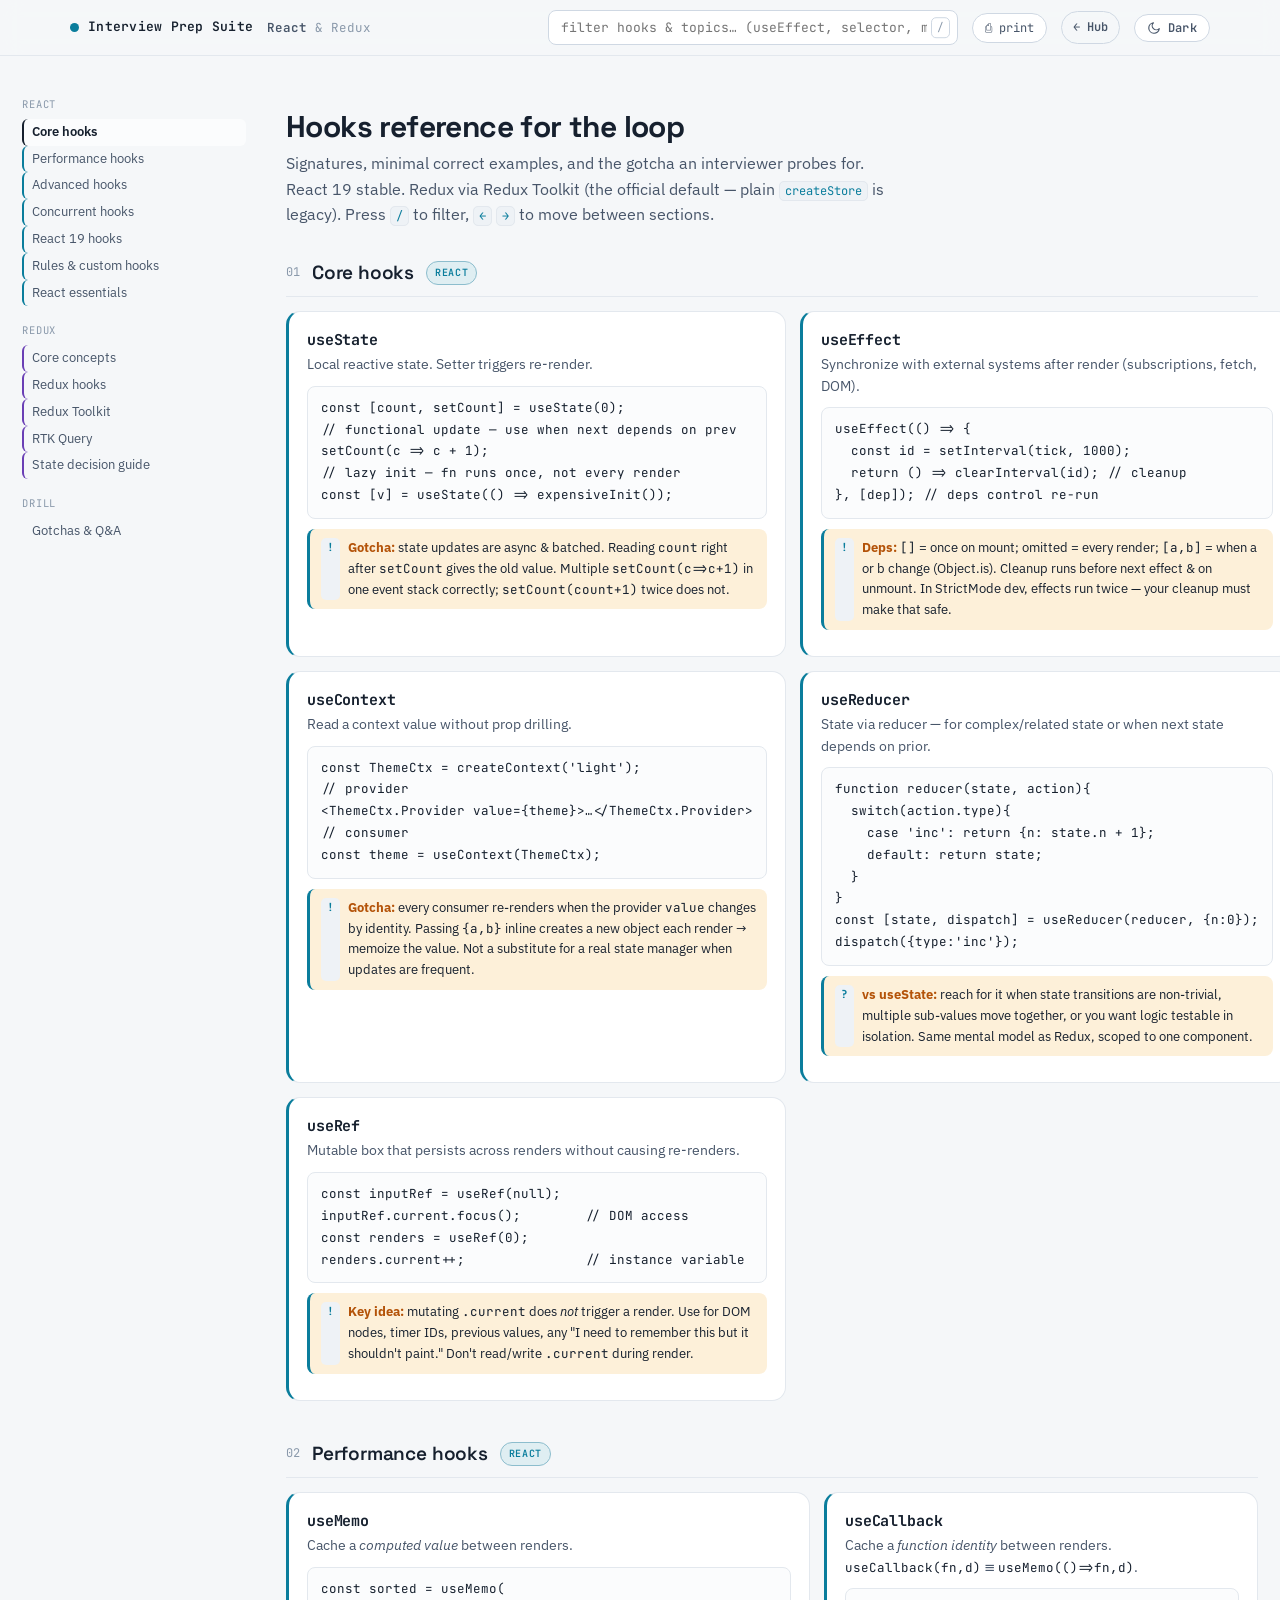
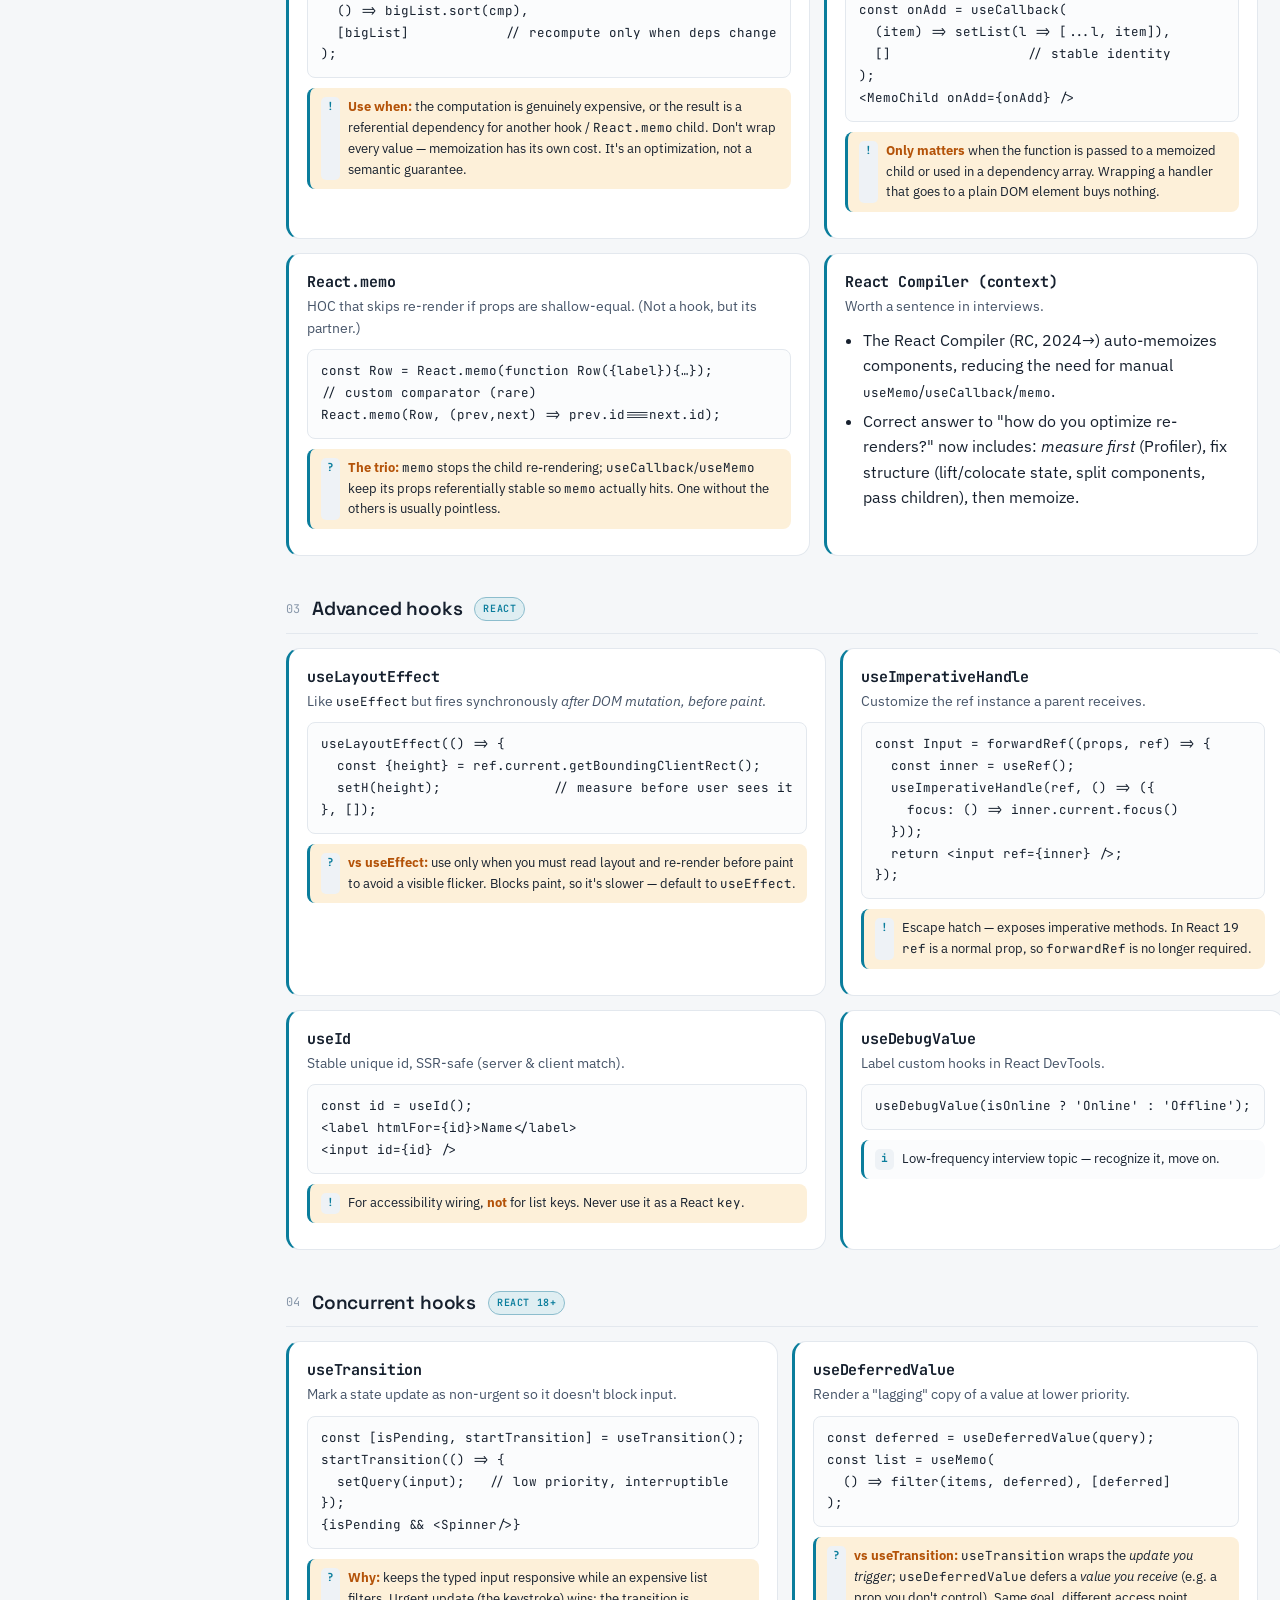
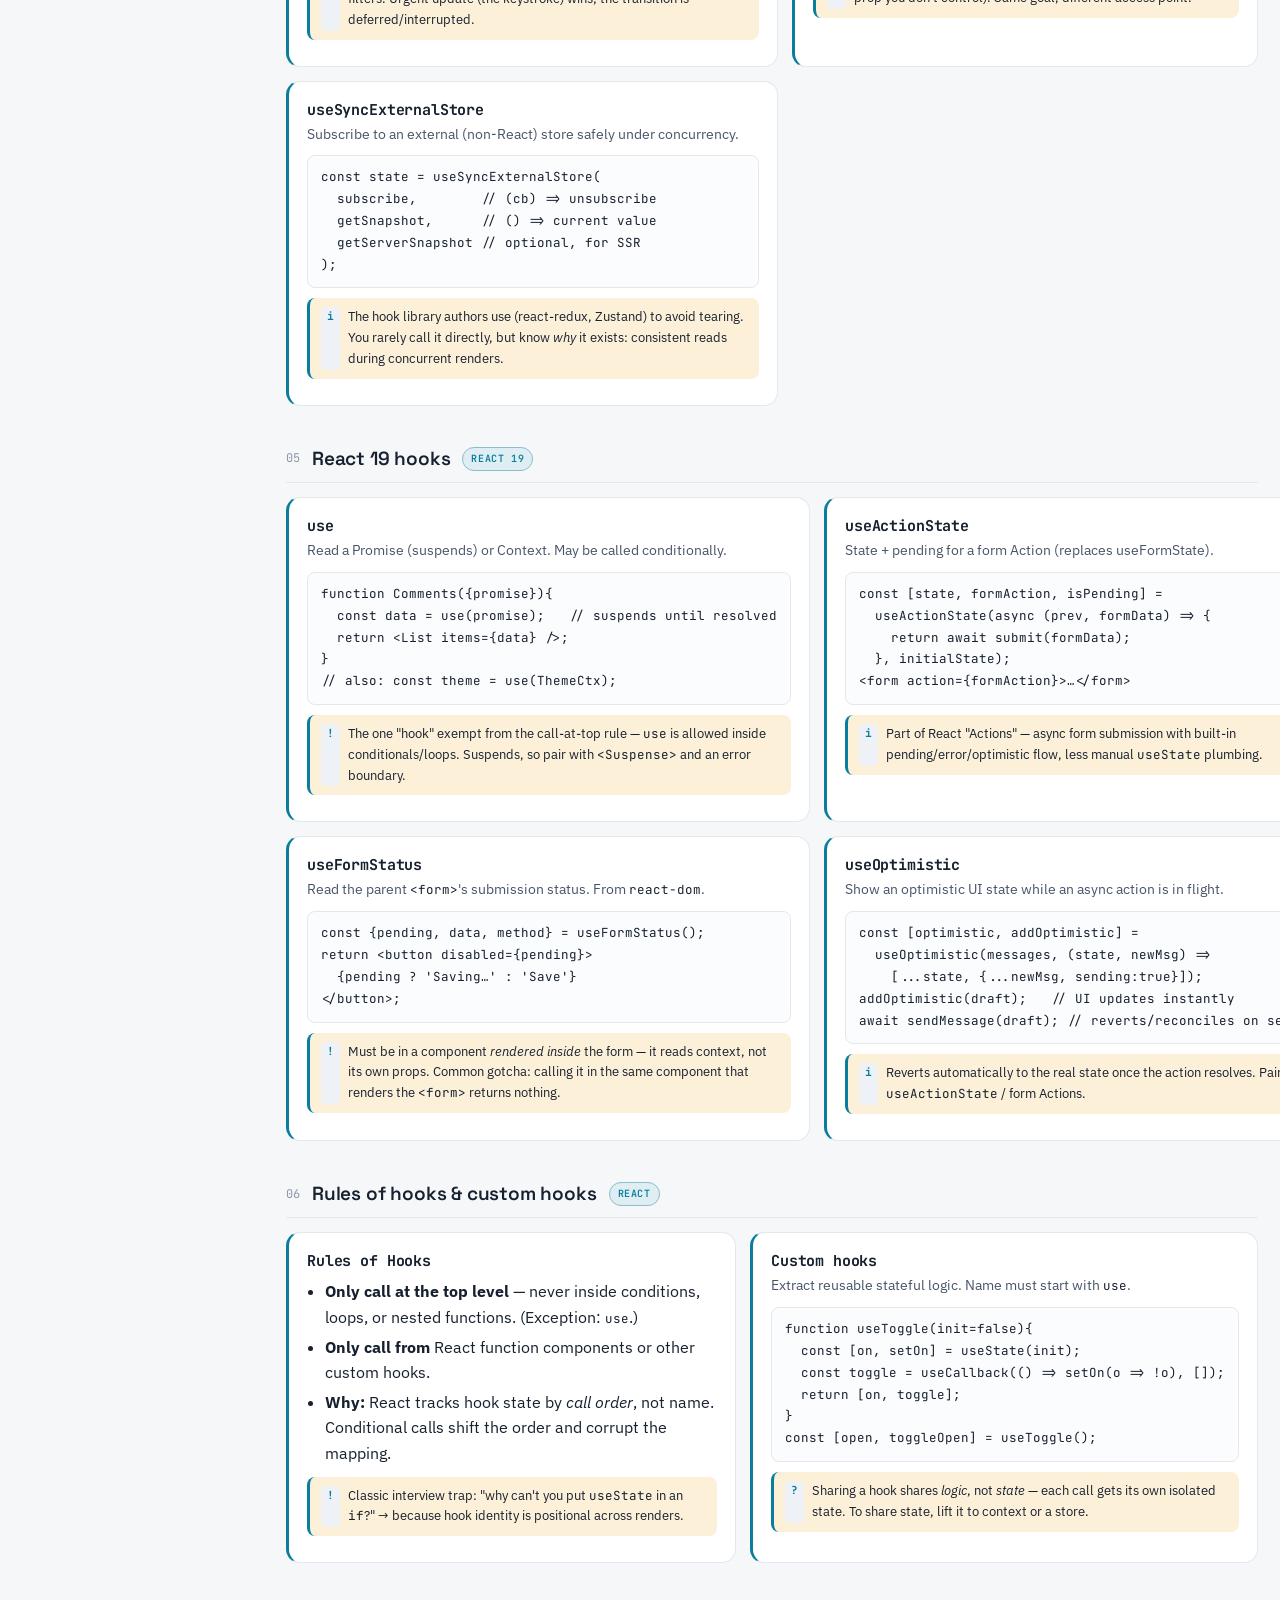
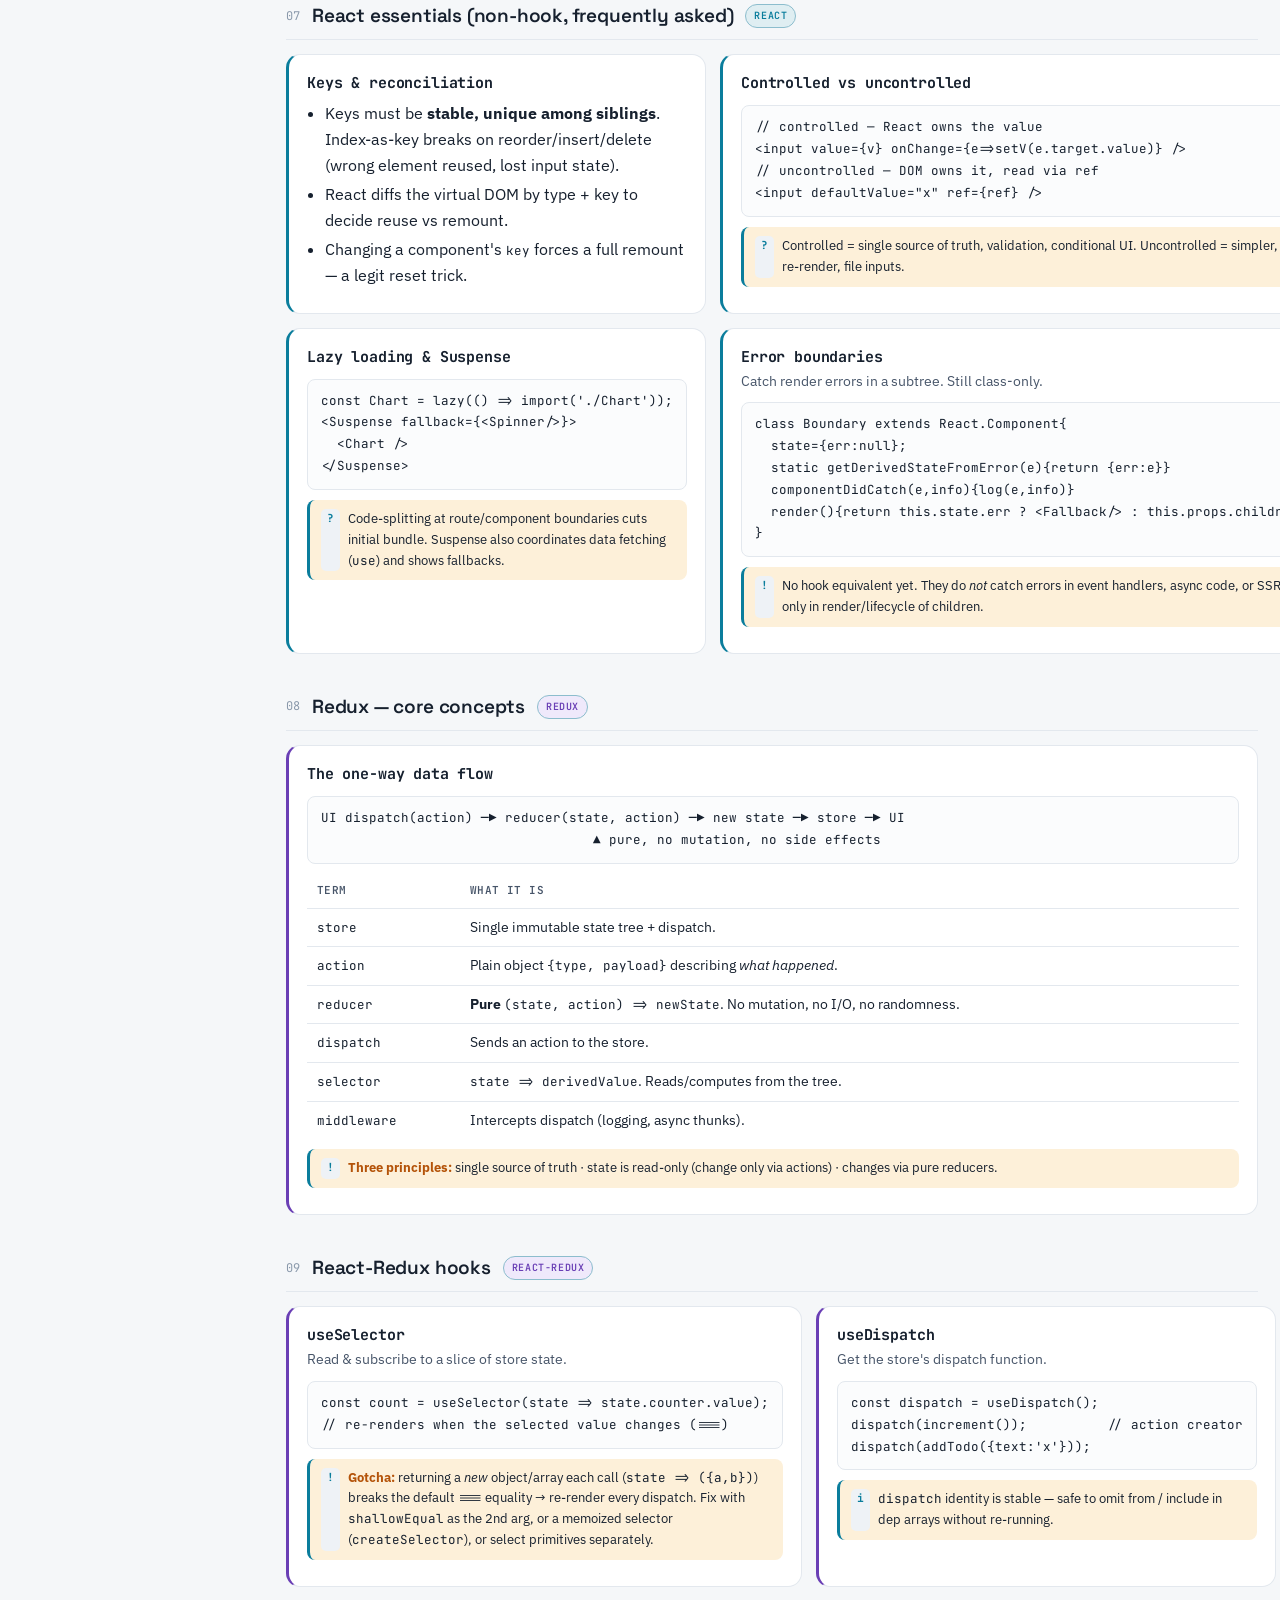
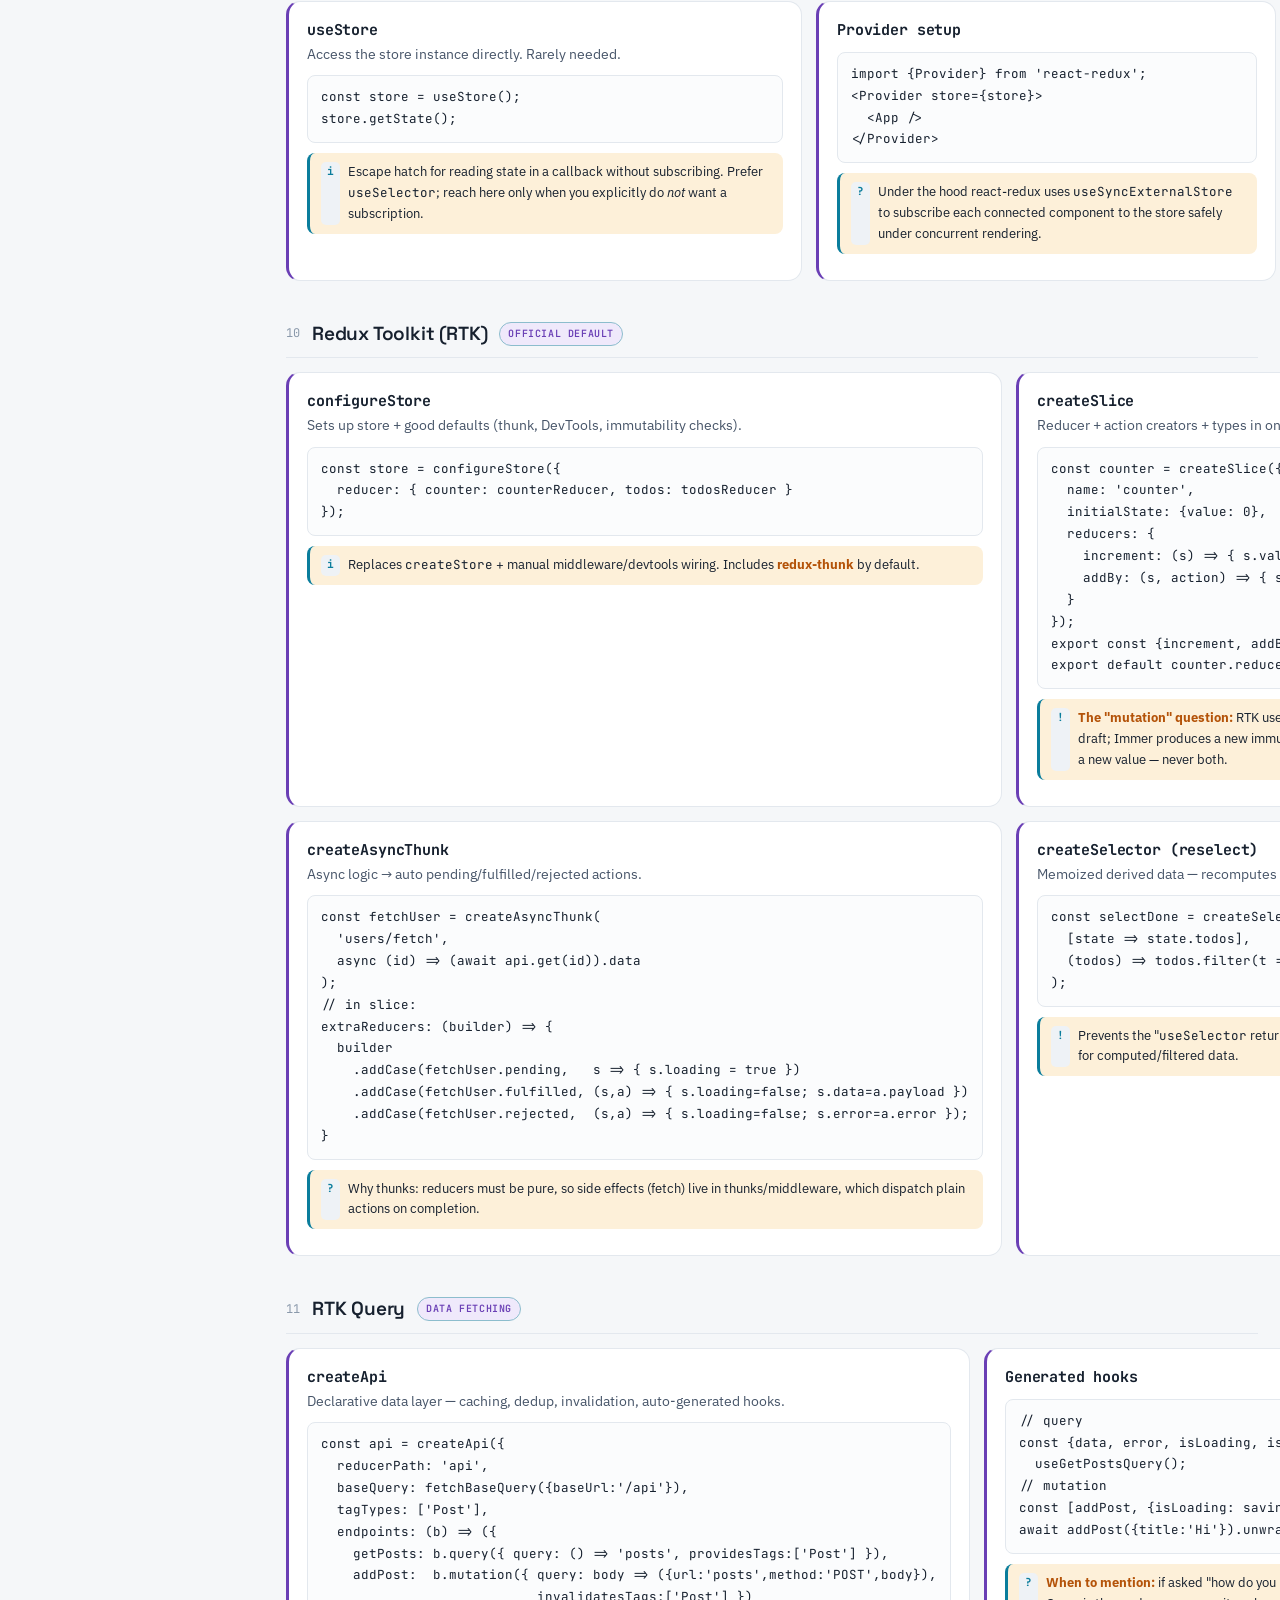
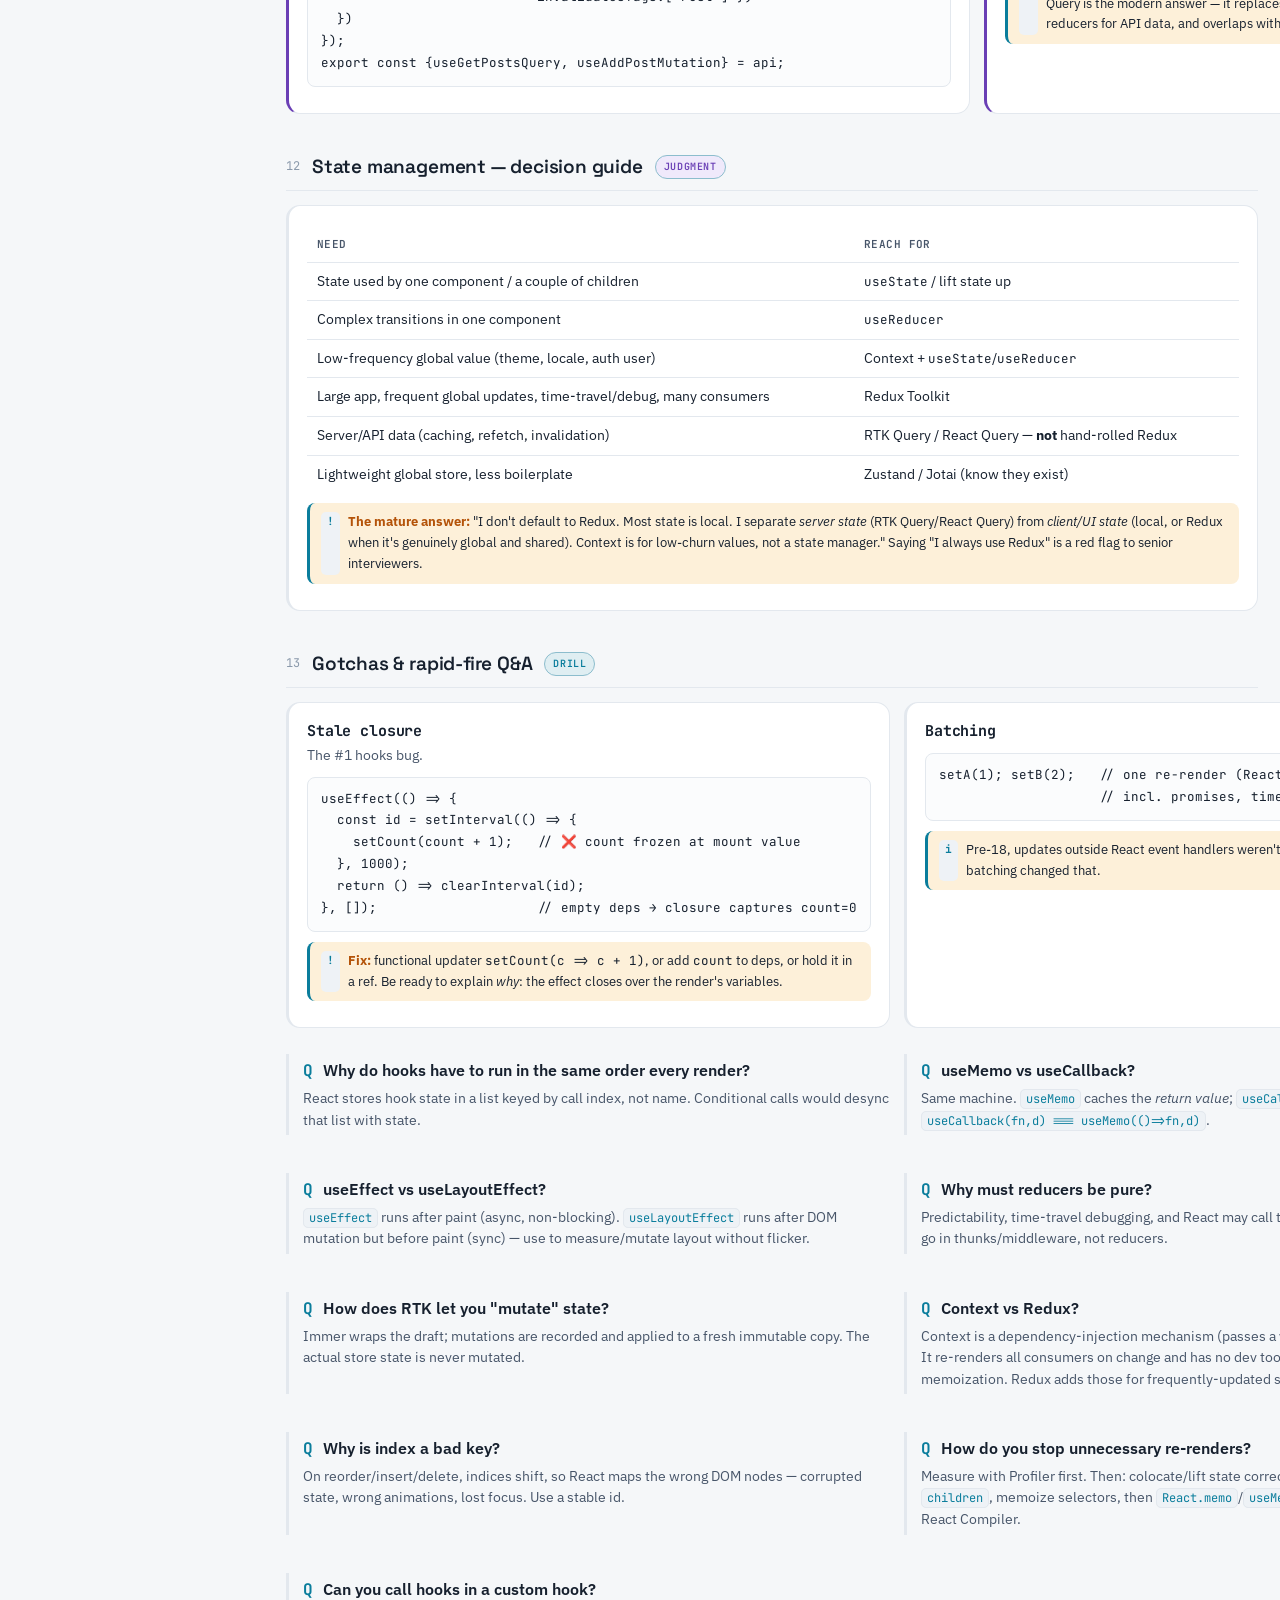
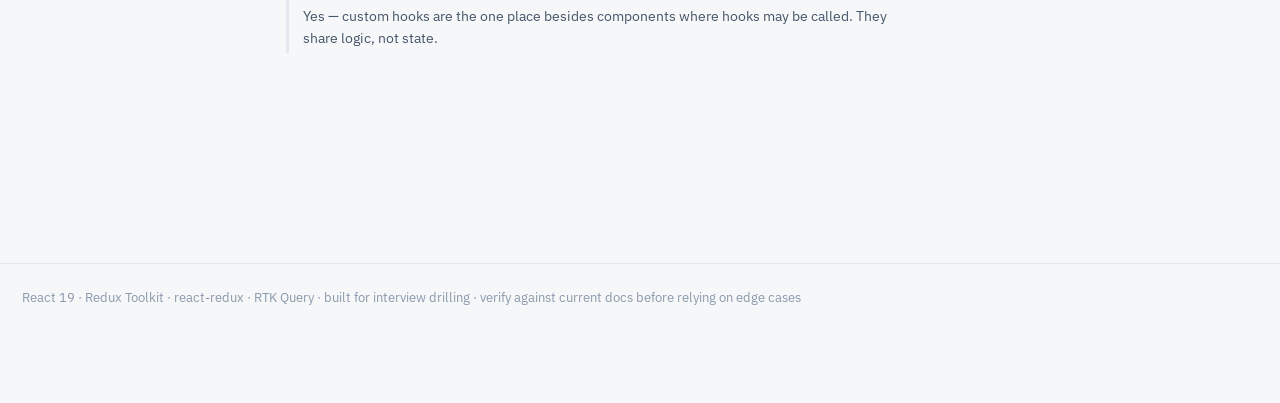
<file: frontend.html>
<!doctype html>
<html lang="en" data-track="frontend">
<head>
<meta charset="utf-8">
<meta name="viewport" content="width=device-width, initial-scale=1">
<title>Frontend — React &amp; Redux · Interview Prep Suite</title>
<script>(function(){try{var t=localStorage.getItem('prep:theme');if(t!=='dark'&&t!=='light')t=matchMedia('(prefers-color-scheme:dark)').matches?'dark':'light';document.documentElement.setAttribute('data-theme',t);}catch(e){}})();</script>
<link rel="preconnect" href="https://fonts.googleapis.com">
<link rel="preconnect" href="https://fonts.gstatic.com" crossorigin>
<link href="https://fonts.googleapis.com/css2?family=Space+Grotesk:wght@500;600;700&family=IBM+Plex+Sans:wght@400;500;600&family=JetBrains+Mono:wght@400;600&display=swap" rel="stylesheet">
<link rel="stylesheet" href="assets/app.css">
<style>
  /* token bridge: map the cheatsheet's names onto shared tokens */
  body{
    --border:var(--line); --muted:var(--ink-soft); --faint:var(--ink-faint);
    --react:var(--accent); --react-soft:var(--accent-wash);
    --redux:#6a3fb5; --redux-soft:#efe9fb;
    --warn:var(--med); --warn-soft:var(--med-wash); --ok:var(--easy);
  }
  :root[data-theme="dark"] body{ --redux:#b18bf0; --redux-soft:#231a39; }

  a{color:inherit}

  /* search + icon buttons in the shared top bar */
  .search{flex:1 1 260px; max-width:420px; position:relative}
  .search input{width:100%; font-family:var(--mono); font-size:13px; color:var(--ink);
    background:var(--surface); border:1px solid var(--line-strong); border-radius:8px;
    padding:8px 30px 8px 12px; outline:none}
  .search input:focus{border-color:var(--accent)}
  .search .kbd{position:absolute; right:8px; top:50%; transform:translateY(-50%);
    font-family:var(--mono); font-size:11px; color:var(--ink-faint);
    border:1px solid var(--line-strong); border-radius:5px; padding:1px 5px}
  .iconbtn{font-family:var(--mono); font-size:12px; cursor:pointer; color:var(--ink-soft);
    background:var(--surface); border:1px solid var(--line-strong); border-radius:100px;
    padding:6px 12px; transition:.15s}
  .iconbtn:hover{border-color:var(--accent); color:var(--accent)}

  /* layout */
  .wrap{max-width:1280px; margin:0 auto; padding:24px 22px 80px;
    display:grid; grid-template-columns:230px 1fr; gap:34px}
  nav.toc{position:sticky; top:62px; align-self:start; max-height:calc(100vh - 84px);
    overflow:auto; font-size:13px; padding-right:6px}
  nav.toc .grp{font-family:var(--mono); font-size:10.5px; letter-spacing:.08em;
    text-transform:uppercase; color:var(--ink-faint); margin:16px 0 6px}
  nav.toc a{display:block; color:var(--ink-soft); text-decoration:none; padding:3px 8px;
    border-radius:6px; border-left:2px solid transparent}
  nav.toc a:hover{color:var(--ink); background:var(--surface-2)}
  nav.toc a.react{border-left-color:var(--react)}
  nav.toc a.redux{border-left-color:var(--redux)}
  nav.toc a.active{background:var(--surface-2); color:var(--ink); font-weight:600; border-left-color:var(--ink)}
  main{min-width:0}

  .intro{margin-bottom:30px}
  .intro h2{font-family:var(--display); font-size:30px; margin:0 0 8px; letter-spacing:-.02em; line-height:1.1; font-weight:700}
  .intro p{color:var(--ink-soft); max-width:62ch; margin:0}

  section{margin-bottom:38px; scroll-margin-top:72px}
  .sec-head{display:flex; align-items:center; gap:12px; margin-bottom:14px; padding-bottom:8px; border-bottom:1px solid var(--line)}
  .sec-head .num{font-family:var(--mono); font-size:12px; color:var(--ink-faint)}
  .sec-head h3{font-family:var(--display); font-size:19px; margin:0; letter-spacing:-.01em; font-weight:600}
  .pill{font-family:var(--mono); font-size:10px; letter-spacing:.06em; text-transform:uppercase; padding:3px 8px; border-radius:20px; font-weight:600}
  .pill.react{background:var(--react-soft); color:var(--react)}
  .pill.redux{background:var(--redux-soft); color:var(--redux)}

  .grid{display:grid; gap:14px}
  @media(min-width:1080px){.grid.two{grid-template-columns:1fr 1fr}}
  .card{background:var(--surface); border:1px solid var(--line); border-radius:var(--radius);
    padding:16px 18px; border-left:3px solid var(--line); margin:0}
  .card.react{border-left-color:var(--react)}
  .card.redux{border-left-color:var(--redux)}
  .card h4{margin:0 0 2px; font-family:var(--mono); font-size:15px; font-weight:700; letter-spacing:-.01em; color:var(--ink)}
  .card .sub{color:var(--ink-soft); font-size:13.5px; margin:0 0 10px}
  .card pre{margin:10px 0; background:var(--surface-2); border:1px solid var(--line); border-radius:8px; padding:11px 13px; overflow-x:auto}
  .card code, pre code{font-family:var(--mono); font-size:12.5px; color:var(--ink); line-height:1.55; background:none; border:0; padding:0}
  p code,li code,td code{background:var(--code-inline-bg); padding:1px 5px; border-radius:5px; font-size:12px; border:1px solid var(--line); color:var(--accent-ink)}
  .note{display:flex; gap:8px; margin-top:10px; font-size:13px; color:var(--ink); background:var(--warn-soft); border-radius:8px; padding:9px 11px}
  .note b{color:var(--warn)}
  .note.ask{background:var(--surface-2)}
  .note.ask b{color:var(--react)}
  .note .ic{font-family:var(--mono); font-weight:700; flex-shrink:0}

  .card table{width:100%; border-collapse:collapse; font-size:13.5px; margin:6px 0}
  .card th,.card td{text-align:left; padding:8px 10px; border-bottom:1px solid var(--line); vertical-align:top}
  .card th{font-family:var(--mono); font-size:11px; letter-spacing:.04em; text-transform:uppercase; color:var(--ink-soft); font-weight:600}
  .card tr:last-child td{border-bottom:none}

  ul.tight{margin:6px 0; padding-left:18px}
  ul.tight li{margin:4px 0}

  .qa{border-left:3px solid var(--line); padding:4px 0 4px 14px; margin:12px 0}
  .qa .q{font-weight:600; margin:0 0 4px}
  .qa .a{color:var(--ink-soft); margin:0; font-size:13.5px}
  .qa .q::before{content:"Q "; font-family:var(--mono); color:var(--react); font-weight:700}

  .empty{display:none; text-align:center; color:var(--ink-soft); font-family:var(--mono); padding:60px 0}

  @media(max-width:880px){ .wrap{grid-template-columns:1fr} nav.toc{display:none} }
  @media print{
    .search,.iconbtn,.note.ask{display:none!important}
    .wrap{display:block; max-width:none; padding:0}
    .card,section{break-inside:avoid}
  }
</style>
</head>
<body>

<div class="app-topbar">
  <div class="app-topbar-inner">
    <a class="app-brand" href="index.html"><span class="dot"></span>Interview Prep Suite</a>
    <span class="app-crumb"><b>React</b> &amp; Redux</span>
    <span class="app-spacer"></span>
    <div class="search">
      <input id="q" type="text" placeholder="filter hooks &amp; topics… (useEffect, selector, memo)" autocomplete="off" spellcheck="false">
      <span class="kbd">/</span>
    </div>
    <button class="iconbtn" onclick="window.print()">⎙ print</button>
    <a class="app-back" href="index.html">← Hub</a>
    <button class="theme-toggle" type="button" aria-label="Toggle dark mode"><span class="tt-ic"></span><span class="tt-label">Dark</span></button>
  </div>
</div>

<div class="wrap">
  <nav class="toc" id="toc">
    <div class="grp">React</div>
    <a class="react" href="#core">Core hooks</a>
    <a class="react" href="#perf">Performance hooks</a>
    <a class="react" href="#advanced">Advanced hooks</a>
    <a class="react" href="#concurrent">Concurrent hooks</a>
    <a class="react" href="#react19">React 19 hooks</a>
    <a class="react" href="#rules">Rules &amp; custom hooks</a>
    <a class="react" href="#essentials">React essentials</a>
    <div class="grp">Redux</div>
    <a class="redux" href="#redux-core">Core concepts</a>
    <a class="redux" href="#redux-hooks">Redux hooks</a>
    <a class="redux" href="#rtk">Redux Toolkit</a>
    <a class="redux" href="#rtkq">RTK Query</a>
    <a class="redux" href="#decision">State decision guide</a>
    <div class="grp">Drill</div>
    <a href="#gotchas">Gotchas &amp; Q&amp;A</a>
  </nav>

  <main>
    <div class="intro">
      <h2>Hooks reference for the loop</h2>
      <p>Signatures, minimal correct examples, and the gotcha an interviewer probes for. React 19 stable. Redux via Redux Toolkit (the official default — plain <code>createStore</code> is legacy). Press <code>/</code> to filter, <code>&larr;</code> <code>&rarr;</code> to move between sections.</p>
    </div>

    <!-- ================= REACT CORE ================= -->
    <section id="core">
      <div class="sec-head">
        <span class="num">01</span><h3>Core hooks</h3><span class="pill react">react</span>
      </div>
      <div class="grid two">

        <div class="card react">
          <h4>useState</h4>
          <p class="sub">Local reactive state. Setter triggers re-render.</p>
<pre><code>const [count, setCount] = useState(0);
// functional update — use when next depends on prev
setCount(c =&gt; c + 1);
// lazy init — fn runs once, not every render
const [v] = useState(() =&gt; expensiveInit());</code></pre>
          <div class="note"><span class="ic">!</span><span><b>Gotcha:</b> state updates are async &amp; batched. Reading <code>count</code> right after <code>setCount</code> gives the old value. Multiple <code>setCount(c=&gt;c+1)</code> in one event stack correctly; <code>setCount(count+1)</code> twice does not.</span></div>
        </div>

        <div class="card react">
          <h4>useEffect</h4>
          <p class="sub">Synchronize with external systems after render (subscriptions, fetch, DOM).</p>
<pre><code>useEffect(() =&gt; {
  const id = setInterval(tick, 1000);
  return () =&gt; clearInterval(id); // cleanup
}, [dep]); // deps control re-run</code></pre>
          <div class="note"><span class="ic">!</span><span><b>Deps:</b> <code>[]</code> = once on mount; omitted = every render; <code>[a,b]</code> = when a or b change (Object.is). Cleanup runs before next effect &amp; on unmount. In StrictMode dev, effects run twice — your cleanup must make that safe.</span></div>
        </div>

        <div class="card react">
          <h4>useContext</h4>
          <p class="sub">Read a context value without prop drilling.</p>
<pre><code>const ThemeCtx = createContext('light');
// provider
&lt;ThemeCtx.Provider value={theme}&gt;…&lt;/ThemeCtx.Provider&gt;
// consumer
const theme = useContext(ThemeCtx);</code></pre>
          <div class="note"><span class="ic">!</span><span><b>Gotcha:</b> every consumer re-renders when the provider <code>value</code> changes by identity. Passing <code>{a,b}</code> inline creates a new object each render → memoize the value. Not a substitute for a real state manager when updates are frequent.</span></div>
        </div>

        <div class="card react">
          <h4>useReducer</h4>
          <p class="sub">State via reducer — for complex/related state or when next state depends on prior.</p>
<pre><code>function reducer(state, action){
  switch(action.type){
    case 'inc': return {n: state.n + 1};
    default: return state;
  }
}
const [state, dispatch] = useReducer(reducer, {n:0});
dispatch({type:'inc'});</code></pre>
          <div class="note"><span class="ic">?</span><span><b>vs useState:</b> reach for it when state transitions are non-trivial, multiple sub-values move together, or you want logic testable in isolation. Same mental model as Redux, scoped to one component.</span></div>
        </div>

        <div class="card react">
          <h4>useRef</h4>
          <p class="sub">Mutable box that persists across renders without causing re-renders.</p>
<pre><code>const inputRef = useRef(null);
inputRef.current.focus();        // DOM access
const renders = useRef(0);
renders.current++;               // instance variable</code></pre>
          <div class="note"><span class="ic">!</span><span><b>Key idea:</b> mutating <code>.current</code> does <i>not</i> trigger a render. Use for DOM nodes, timer IDs, previous values, any "I need to remember this but it shouldn't paint." Don't read/write <code>.current</code> during render.</span></div>
        </div>

      </div>
    </section>

    <!-- ================= PERF ================= -->
    <section id="perf">
      <div class="sec-head"><span class="num">02</span><h3>Performance hooks</h3><span class="pill react">react</span></div>
      <div class="grid two">

        <div class="card react">
          <h4>useMemo</h4>
          <p class="sub">Cache a <i>computed value</i> between renders.</p>
<pre><code>const sorted = useMemo(
  () =&gt; bigList.sort(cmp),
  [bigList]            // recompute only when deps change
);</code></pre>
          <div class="note"><span class="ic">!</span><span><b>Use when:</b> the computation is genuinely expensive, or the result is a referential dependency for another hook / <code>React.memo</code> child. Don't wrap every value — memoization has its own cost. It's an optimization, not a semantic guarantee.</span></div>
        </div>

        <div class="card react">
          <h4>useCallback</h4>
          <p class="sub">Cache a <i>function identity</i> between renders. <code>useCallback(fn,d)</code> ≡ <code>useMemo(()=&gt;fn,d)</code>.</p>
<pre><code>const onAdd = useCallback(
  (item) =&gt; setList(l =&gt; [...l, item]),
  []                 // stable identity
);
&lt;MemoChild onAdd={onAdd} /&gt;</code></pre>
          <div class="note"><span class="ic">!</span><span><b>Only matters</b> when the function is passed to a memoized child or used in a dependency array. Wrapping a handler that goes to a plain DOM element buys nothing.</span></div>
        </div>

        <div class="card react">
          <h4>React.memo</h4>
          <p class="sub">HOC that skips re-render if props are shallow-equal. (Not a hook, but its partner.)</p>
<pre><code>const Row = React.memo(function Row({label}){…});
// custom comparator (rare)
React.memo(Row, (prev,next) =&gt; prev.id===next.id);</code></pre>
          <div class="note"><span class="ic">?</span><span><b>The trio:</b> <code>memo</code> stops the child re-rendering; <code>useCallback</code>/<code>useMemo</code> keep its props referentially stable so <code>memo</code> actually hits. One without the others is usually pointless.</span></div>
        </div>

        <div class="card react">
          <h4>React Compiler (context)</h4>
          <p class="sub">Worth a sentence in interviews.</p>
          <ul class="tight">
            <li>The React Compiler (RC, 2024→) auto-memoizes components, reducing the need for manual <code>useMemo</code>/<code>useCallback</code>/<code>memo</code>.</li>
            <li>Correct answer to "how do you optimize re-renders?" now includes: <i>measure first</i> (Profiler), fix structure (lift/colocate state, split components, pass children), then memoize.</li>
          </ul>
        </div>

      </div>
    </section>

    <!-- ================= ADVANCED ================= -->
    <section id="advanced">
      <div class="sec-head"><span class="num">03</span><h3>Advanced hooks</h3><span class="pill react">react</span></div>
      <div class="grid two">

        <div class="card react">
          <h4>useLayoutEffect</h4>
          <p class="sub">Like <code>useEffect</code> but fires synchronously <i>after DOM mutation, before paint</i>.</p>
<pre><code>useLayoutEffect(() =&gt; {
  const {height} = ref.current.getBoundingClientRect();
  setH(height);              // measure before user sees it
}, []);</code></pre>
          <div class="note"><span class="ic">?</span><span><b>vs useEffect:</b> use only when you must read layout and re-render before paint to avoid a visible flicker. Blocks paint, so it's slower — default to <code>useEffect</code>.</span></div>
        </div>

        <div class="card react">
          <h4>useImperativeHandle</h4>
          <p class="sub">Customize the ref instance a parent receives.</p>
<pre><code>const Input = forwardRef((props, ref) =&gt; {
  const inner = useRef();
  useImperativeHandle(ref, () =&gt; ({
    focus: () =&gt; inner.current.focus()
  }));
  return &lt;input ref={inner} /&gt;;
});</code></pre>
          <div class="note"><span class="ic">!</span><span>Escape hatch — exposes imperative methods. In React 19 <code>ref</code> is a normal prop, so <code>forwardRef</code> is no longer required.</span></div>
        </div>

        <div class="card react">
          <h4>useId</h4>
          <p class="sub">Stable unique id, SSR-safe (server &amp; client match).</p>
<pre><code>const id = useId();
&lt;label htmlFor={id}&gt;Name&lt;/label&gt;
&lt;input id={id} /&gt;</code></pre>
          <div class="note"><span class="ic">!</span><span>For accessibility wiring, <b>not</b> for list keys. Never use it as a React <code>key</code>.</span></div>
        </div>

        <div class="card react">
          <h4>useDebugValue</h4>
          <p class="sub">Label custom hooks in React DevTools.</p>
<pre><code>useDebugValue(isOnline ? 'Online' : 'Offline');</code></pre>
          <div class="note ask"><span class="ic">i</span><span>Low-frequency interview topic — recognize it, move on.</span></div>
        </div>

      </div>
    </section>

    <!-- ================= CONCURRENT ================= -->
    <section id="concurrent">
      <div class="sec-head"><span class="num">04</span><h3>Concurrent hooks</h3><span class="pill react">react 18+</span></div>
      <div class="grid two">

        <div class="card react">
          <h4>useTransition</h4>
          <p class="sub">Mark a state update as non-urgent so it doesn't block input.</p>
<pre><code>const [isPending, startTransition] = useTransition();
startTransition(() =&gt; {
  setQuery(input);   // low priority, interruptible
});
{isPending &amp;&amp; &lt;Spinner/&gt;}</code></pre>
          <div class="note"><span class="ic">?</span><span><b>Why:</b> keeps the typed input responsive while an expensive list filters. Urgent update (the keystroke) wins; the transition is deferred/interrupted.</span></div>
        </div>

        <div class="card react">
          <h4>useDeferredValue</h4>
          <p class="sub">Render a "lagging" copy of a value at lower priority.</p>
<pre><code>const deferred = useDeferredValue(query);
const list = useMemo(
  () =&gt; filter(items, deferred), [deferred]
);</code></pre>
          <div class="note"><span class="ic">?</span><span><b>vs useTransition:</b> <code>useTransition</code> wraps the <i>update you trigger</i>; <code>useDeferredValue</code> defers a <i>value you receive</i> (e.g. a prop you don't control). Same goal, different access point.</span></div>
        </div>

        <div class="card react">
          <h4>useSyncExternalStore</h4>
          <p class="sub">Subscribe to an external (non-React) store safely under concurrency.</p>
<pre><code>const state = useSyncExternalStore(
  subscribe,        // (cb) =&gt; unsubscribe
  getSnapshot,      // () =&gt; current value
  getServerSnapshot // optional, for SSR
);</code></pre>
          <div class="note"><span class="ic">i</span><span>The hook library authors use (react-redux, Zustand) to avoid tearing. You rarely call it directly, but know <i>why</i> it exists: consistent reads during concurrent renders.</span></div>
        </div>

      </div>
    </section>

    <!-- ================= REACT 19 ================= -->
    <section id="react19">
      <div class="sec-head"><span class="num">05</span><h3>React 19 hooks</h3><span class="pill react">react 19</span></div>
      <div class="grid two">

        <div class="card react">
          <h4>use</h4>
          <p class="sub">Read a Promise (suspends) or Context. May be called conditionally.</p>
<pre><code>function Comments({promise}){
  const data = use(promise);   // suspends until resolved
  return &lt;List items={data} /&gt;;
}
// also: const theme = use(ThemeCtx);</code></pre>
          <div class="note"><span class="ic">!</span><span>The one "hook" exempt from the call-at-top rule — <code>use</code> is allowed inside conditionals/loops. Suspends, so pair with <code>&lt;Suspense&gt;</code> and an error boundary.</span></div>
        </div>

        <div class="card react">
          <h4>useActionState</h4>
          <p class="sub">State + pending for a form Action (replaces useFormState).</p>
<pre><code>const [state, formAction, isPending] =
  useActionState(async (prev, formData) =&gt; {
    return await submit(formData);
  }, initialState);
&lt;form action={formAction}&gt;…&lt;/form&gt;</code></pre>
          <div class="note"><span class="ic">i</span><span>Part of React "Actions" — async form submission with built-in pending/error/optimistic flow, less manual <code>useState</code> plumbing.</span></div>
        </div>

        <div class="card react">
          <h4>useFormStatus</h4>
          <p class="sub">Read the parent <code>&lt;form&gt;</code>'s submission status. From <code>react-dom</code>.</p>
<pre><code>const {pending, data, method} = useFormStatus();
return &lt;button disabled={pending}&gt;
  {pending ? 'Saving…' : 'Save'}
&lt;/button&gt;;</code></pre>
          <div class="note"><span class="ic">!</span><span>Must be in a component <i>rendered inside</i> the form — it reads context, not its own props. Common gotcha: calling it in the same component that renders the <code>&lt;form&gt;</code> returns nothing.</span></div>
        </div>

        <div class="card react">
          <h4>useOptimistic</h4>
          <p class="sub">Show an optimistic UI state while an async action is in flight.</p>
<pre><code>const [optimistic, addOptimistic] =
  useOptimistic(messages, (state, newMsg) =&gt;
    [...state, {...newMsg, sending:true}]);
addOptimistic(draft);   // UI updates instantly
await sendMessage(draft); // reverts/reconciles on settle</code></pre>
          <div class="note"><span class="ic">i</span><span>Reverts automatically to the real state once the action resolves. Pairs with <code>useActionState</code> / form Actions.</span></div>
        </div>

      </div>
    </section>

    <!-- ================= RULES ================= -->
    <section id="rules">
      <div class="sec-head"><span class="num">06</span><h3>Rules of hooks &amp; custom hooks</h3><span class="pill react">react</span></div>
      <div class="grid two">

        <div class="card react">
          <h4>Rules of Hooks</h4>
          <ul class="tight">
            <li><b>Only call at the top level</b> — never inside conditions, loops, or nested functions. (Exception: <code>use</code>.)</li>
            <li><b>Only call from</b> React function components or other custom hooks.</li>
            <li><b>Why:</b> React tracks hook state by <i>call order</i>, not name. Conditional calls shift the order and corrupt the mapping.</li>
          </ul>
          <div class="note"><span class="ic">!</span><span>Classic interview trap: "why can't you put <code>useState</code> in an <code>if</code>?" → because hook identity is positional across renders.</span></div>
        </div>

        <div class="card react">
          <h4>Custom hooks</h4>
          <p class="sub">Extract reusable stateful logic. Name must start with <code>use</code>.</p>
<pre><code>function useToggle(init=false){
  const [on, setOn] = useState(init);
  const toggle = useCallback(() =&gt; setOn(o =&gt; !o), []);
  return [on, toggle];
}
const [open, toggleOpen] = useToggle();</code></pre>
          <div class="note"><span class="ic">?</span><span>Sharing a hook shares <i>logic</i>, not <i>state</i> — each call gets its own isolated state. To share state, lift it to context or a store.</span></div>
        </div>

      </div>
    </section>

    <!-- ================= ESSENTIALS ================= -->
    <section id="essentials">
      <div class="sec-head"><span class="num">07</span><h3>React essentials (non-hook, frequently asked)</h3><span class="pill react">react</span></div>
      <div class="grid two">

        <div class="card react">
          <h4>Keys &amp; reconciliation</h4>
          <ul class="tight">
            <li>Keys must be <b>stable, unique among siblings</b>. Index-as-key breaks on reorder/insert/delete (wrong element reused, lost input state).</li>
            <li>React diffs the virtual DOM by type + key to decide reuse vs remount.</li>
            <li>Changing a component's <code>key</code> forces a full remount — a legit reset trick.</li>
          </ul>
        </div>

        <div class="card react">
          <h4>Controlled vs uncontrolled</h4>
<pre><code>// controlled — React owns the value
&lt;input value={v} onChange={e=&gt;setV(e.target.value)} /&gt;
// uncontrolled — DOM owns it, read via ref
&lt;input defaultValue="x" ref={ref} /&gt;</code></pre>
          <div class="note"><span class="ic">?</span><span>Controlled = single source of truth, validation, conditional UI. Uncontrolled = simpler, less re-render, file inputs.</span></div>
        </div>

        <div class="card react">
          <h4>Lazy loading &amp; Suspense</h4>
<pre><code>const Chart = lazy(() =&gt; import('./Chart'));
&lt;Suspense fallback={&lt;Spinner/&gt;}&gt;
  &lt;Chart /&gt;
&lt;/Suspense&gt;</code></pre>
          <div class="note"><span class="ic">?</span><span>Code-splitting at route/component boundaries cuts initial bundle. Suspense also coordinates data fetching (<code>use</code>) and shows fallbacks.</span></div>
        </div>

        <div class="card react">
          <h4>Error boundaries</h4>
          <p class="sub">Catch render errors in a subtree. Still class-only.</p>
<pre><code>class Boundary extends React.Component{
  state={err:null};
  static getDerivedStateFromError(e){return {err:e}}
  componentDidCatch(e,info){log(e,info)}
  render(){return this.state.err ? &lt;Fallback/&gt; : this.props.children}
}</code></pre>
          <div class="note"><span class="ic">!</span><span>No hook equivalent yet. They do <i>not</i> catch errors in event handlers, async code, or SSR — only in render/lifecycle of children.</span></div>
        </div>

      </div>
    </section>

    <!-- ================= REDUX CORE ================= -->
    <section id="redux-core">
      <div class="sec-head"><span class="num">08</span><h3>Redux — core concepts</h3><span class="pill redux">redux</span></div>
      <div class="grid">

        <div class="card redux">
          <h4>The one-way data flow</h4>
<pre><code>UI dispatch(action) ─▶ reducer(state, action) ─▶ new state ─▶ store ─▶ UI
                                  ▲ pure, no mutation, no side effects</code></pre>
          <table>
            <tr><th>Term</th><th>What it is</th></tr>
            <tr><td><code>store</code></td><td>Single immutable state tree + dispatch.</td></tr>
            <tr><td><code>action</code></td><td>Plain object <code>{type, payload}</code> describing <i>what happened</i>.</td></tr>
            <tr><td><code>reducer</code></td><td><b>Pure</b> <code>(state, action) =&gt; newState</code>. No mutation, no I/O, no randomness.</td></tr>
            <tr><td><code>dispatch</code></td><td>Sends an action to the store.</td></tr>
            <tr><td><code>selector</code></td><td><code>state =&gt; derivedValue</code>. Reads/computes from the tree.</td></tr>
            <tr><td><code>middleware</code></td><td>Intercepts dispatch (logging, async thunks).</td></tr>
          </table>
          <div class="note"><span class="ic">!</span><span><b>Three principles:</b> single source of truth · state is read-only (change only via actions) · changes via pure reducers.</span></div>
        </div>

      </div>
    </section>

    <!-- ================= REDUX HOOKS ================= -->
    <section id="redux-hooks">
      <div class="sec-head"><span class="num">09</span><h3>React-Redux hooks</h3><span class="pill redux">react-redux</span></div>
      <div class="grid two">

        <div class="card redux">
          <h4>useSelector</h4>
          <p class="sub">Read &amp; subscribe to a slice of store state.</p>
<pre><code>const count = useSelector(state =&gt; state.counter.value);
// re-renders when the selected value changes (===)</code></pre>
          <div class="note"><span class="ic">!</span><span><b>Gotcha:</b> returning a <i>new</i> object/array each call (<code>state =&gt; ({a,b})</code>) breaks the default <code>===</code> equality → re-render every dispatch. Fix with <code>shallowEqual</code> as the 2nd arg, or a memoized selector (<code>createSelector</code>), or select primitives separately.</span></div>
        </div>

        <div class="card redux">
          <h4>useDispatch</h4>
          <p class="sub">Get the store's dispatch function.</p>
<pre><code>const dispatch = useDispatch();
dispatch(increment());          // action creator
dispatch(addTodo({text:'x'}));</code></pre>
          <div class="note"><span class="ic">i</span><span><code>dispatch</code> identity is stable — safe to omit from / include in dep arrays without re-running.</span></div>
        </div>

        <div class="card redux">
          <h4>useStore</h4>
          <p class="sub">Access the store instance directly. Rarely needed.</p>
<pre><code>const store = useStore();
store.getState();</code></pre>
          <div class="note"><span class="ic">i</span><span>Escape hatch for reading state in a callback without subscribing. Prefer <code>useSelector</code>; reach here only when you explicitly do <i>not</i> want a subscription.</span></div>
        </div>

        <div class="card redux">
          <h4>Provider setup</h4>
<pre><code>import {Provider} from 'react-redux';
&lt;Provider store={store}&gt;
  &lt;App /&gt;
&lt;/Provider&gt;</code></pre>
          <div class="note"><span class="ic">?</span><span>Under the hood react-redux uses <code>useSyncExternalStore</code> to subscribe each connected component to the store safely under concurrent rendering.</span></div>
        </div>

      </div>
    </section>

    <!-- ================= RTK ================= -->
    <section id="rtk">
      <div class="sec-head"><span class="num">10</span><h3>Redux Toolkit (RTK)</h3><span class="pill redux">official default</span></div>
      <div class="grid two">

        <div class="card redux">
          <h4>configureStore</h4>
          <p class="sub">Sets up store + good defaults (thunk, DevTools, immutability checks).</p>
<pre><code>const store = configureStore({
  reducer: { counter: counterReducer, todos: todosReducer }
});</code></pre>
          <div class="note"><span class="ic">i</span><span>Replaces <code>createStore</code> + manual middleware/devtools wiring. Includes <b>redux-thunk</b> by default.</span></div>
        </div>

        <div class="card redux">
          <h4>createSlice</h4>
          <p class="sub">Reducer + action creators + types in one shot.</p>
<pre><code>const counter = createSlice({
  name: 'counter',
  initialState: {value: 0},
  reducers: {
    increment: (s) =&gt; { s.value++ },        // "mutate" — Immer
    addBy: (s, action) =&gt; { s.value += action.payload }
  }
});
export const {increment, addBy} = counter.actions;
export default counter.reducer;</code></pre>
          <div class="note"><span class="ic">!</span><span><b>The "mutation" question:</b> RTK uses <b>Immer</b>. You write mutating syntax against a draft; Immer produces a new immutable state. You may mutate the draft <i>or</i> return a new value — never both.</span></div>
        </div>

        <div class="card redux">
          <h4>createAsyncThunk</h4>
          <p class="sub">Async logic → auto pending/fulfilled/rejected actions.</p>
<pre><code>const fetchUser = createAsyncThunk(
  'users/fetch',
  async (id) =&gt; (await api.get(id)).data
);
// in slice:
extraReducers: (builder) =&gt; {
  builder
    .addCase(fetchUser.pending,   s =&gt; { s.loading = true })
    .addCase(fetchUser.fulfilled, (s,a) =&gt; { s.loading=false; s.data=a.payload })
    .addCase(fetchUser.rejected,  (s,a) =&gt; { s.loading=false; s.error=a.error });
}</code></pre>
          <div class="note"><span class="ic">?</span><span>Why thunks: reducers must be pure, so side effects (fetch) live in thunks/middleware, which dispatch plain actions on completion.</span></div>
        </div>

        <div class="card redux">
          <h4>createSelector (reselect)</h4>
          <p class="sub">Memoized derived data — recomputes only when inputs change.</p>
<pre><code>const selectDone = createSelector(
  [state =&gt; state.todos],
  (todos) =&gt; todos.filter(t =&gt; t.done)  // cached
);</code></pre>
          <div class="note"><span class="ic">!</span><span>Prevents the "<code>useSelector</code> returns a new array every render" re-render problem for computed/filtered data.</span></div>
        </div>

      </div>
    </section>

    <!-- ================= RTK QUERY ================= -->
    <section id="rtkq">
      <div class="sec-head"><span class="num">11</span><h3>RTK Query</h3><span class="pill redux">data fetching</span></div>
      <div class="grid two">

        <div class="card redux">
          <h4>createApi</h4>
          <p class="sub">Declarative data layer — caching, dedup, invalidation, auto-generated hooks.</p>
<pre><code>const api = createApi({
  reducerPath: 'api',
  baseQuery: fetchBaseQuery({baseUrl:'/api'}),
  tagTypes: ['Post'],
  endpoints: (b) =&gt; ({
    getPosts: b.query({ query: () =&gt; 'posts', providesTags:['Post'] }),
    addPost:  b.mutation({ query: body =&gt; ({url:'posts',method:'POST',body}),
                           invalidatesTags:['Post'] })
  })
});
export const {useGetPostsQuery, useAddPostMutation} = api;</code></pre>
        </div>

        <div class="card redux">
          <h4>Generated hooks</h4>
<pre><code>// query
const {data, error, isLoading, isFetching, refetch} =
  useGetPostsQuery();
// mutation
const [addPost, {isLoading: saving}] = useAddPostMutation();
await addPost({title:'Hi'}).unwrap();   // throw on error</code></pre>
          <div class="note"><span class="ic">?</span><span><b>When to mention:</b> if asked "how do you handle server state in Redux," RTK Query is the modern answer — it replaces hand-written thunks + loading-flag reducers for API data, and overlaps with React Query / SWR conceptually.</span></div>
        </div>

      </div>
    </section>

    <!-- ================= DECISION ================= -->
    <section id="decision">
      <div class="sec-head"><span class="num">12</span><h3>State management — decision guide</h3><span class="pill redux">judgment</span></div>
      <div class="grid">
        <div class="card">
          <table>
            <tr><th>Need</th><th>Reach for</th></tr>
            <tr><td>State used by one component / a couple of children</td><td><code>useState</code> / lift state up</td></tr>
            <tr><td>Complex transitions in one component</td><td><code>useReducer</code></td></tr>
            <tr><td>Low-frequency global value (theme, locale, auth user)</td><td>Context + <code>useState</code>/<code>useReducer</code></td></tr>
            <tr><td>Large app, frequent global updates, time-travel/debug, many consumers</td><td>Redux Toolkit</td></tr>
            <tr><td>Server/API data (caching, refetch, invalidation)</td><td>RTK Query / React Query — <b>not</b> hand-rolled Redux</td></tr>
            <tr><td>Lightweight global store, less boilerplate</td><td>Zustand / Jotai (know they exist)</td></tr>
          </table>
          <div class="note"><span class="ic">!</span><span><b>The mature answer:</b> "I don't default to Redux. Most state is local. I separate <i>server state</i> (RTK Query/React Query) from <i>client/UI state</i> (local, or Redux when it's genuinely global and shared). Context is for low-churn values, not a state manager." Saying "I always use Redux" is a red flag to senior interviewers.</span></div>
        </div>
      </div>
    </section>

    <!-- ================= GOTCHAS ================= -->
    <section id="gotchas">
      <div class="sec-head"><span class="num">13</span><h3>Gotchas &amp; rapid-fire Q&amp;A</h3><span class="pill react">drill</span></div>
      <div class="grid two">

        <div class="card">
          <h4>Stale closure</h4>
          <p class="sub">The #1 hooks bug.</p>
<pre><code>useEffect(() =&gt; {
  const id = setInterval(() =&gt; {
    setCount(count + 1);   // ❌ count frozen at mount value
  }, 1000);
  return () =&gt; clearInterval(id);
}, []);                    // empty deps → closure captures count=0</code></pre>
          <div class="note"><span class="ic">!</span><span><b>Fix:</b> functional updater <code>setCount(c =&gt; c + 1)</code>, or add <code>count</code> to deps, or hold it in a ref. Be ready to explain <i>why</i>: the effect closes over the render's variables.</span></div>
        </div>

        <div class="card">
          <h4>Batching</h4>
<pre><code>setA(1); setB(2);   // one re-render (React 18 batches everywhere,
                    // incl. promises, timeouts, native events)</code></pre>
          <div class="note"><span class="ic">i</span><span>Pre-18, updates outside React event handlers weren't batched. React 18 automatic batching changed that.</span></div>
        </div>

        <div class="qa">
          <p class="q">Why do hooks have to run in the same order every render?</p>
          <p class="a">React stores hook state in a list keyed by call index, not name. Conditional calls would desync that list with state.</p>
        </div>
        <div class="qa">
          <p class="q">useMemo vs useCallback?</p>
          <p class="a">Same machine. <code>useMemo</code> caches the <i>return value</i>; <code>useCallback</code> caches the <i>function itself</i>. <code>useCallback(fn,d) === useMemo(()=&gt;fn,d)</code>.</p>
        </div>
        <div class="qa">
          <p class="q">useEffect vs useLayoutEffect?</p>
          <p class="a"><code>useEffect</code> runs after paint (async, non-blocking). <code>useLayoutEffect</code> runs after DOM mutation but before paint (sync) — use to measure/mutate layout without flicker.</p>
        </div>
        <div class="qa">
          <p class="q">Why must reducers be pure?</p>
          <p class="a">Predictability, time-travel debugging, and React may call them multiple times. Side effects go in thunks/middleware, not reducers.</p>
        </div>
        <div class="qa">
          <p class="q">How does RTK let you "mutate" state?</p>
          <p class="a">Immer wraps the draft; mutations are recorded and applied to a fresh immutable copy. The actual store state is never mutated.</p>
        </div>
        <div class="qa">
          <p class="q">Context vs Redux?</p>
          <p class="a">Context is a dependency-injection mechanism (passes a value down), not a state manager. It re-renders all consumers on change and has no dev tooling, middleware, or selector memoization. Redux adds those for frequently-updated shared state.</p>
        </div>
        <div class="qa">
          <p class="q">Why is index a bad key?</p>
          <p class="a">On reorder/insert/delete, indices shift, so React maps the wrong DOM nodes — corrupted state, wrong animations, lost focus. Use a stable id.</p>
        </div>
        <div class="qa">
          <p class="q">How do you stop unnecessary re-renders?</p>
          <p class="a">Measure with Profiler first. Then: colocate/lift state correctly, split components, pass <code>children</code>, memoize selectors, then <code>React.memo</code>/<code>useMemo</code>/<code>useCallback</code> — or rely on the React Compiler.</p>
        </div>
        <div class="qa">
          <p class="q">Can you call hooks in a custom hook?</p>
          <p class="a">Yes — custom hooks are the one place besides components where hooks may be called. They share logic, not state.</p>
        </div>

      </div>
    </section>

    <div class="empty" id="empty">no matches — clear the filter to see everything</div>
  </main>
</div>

<footer class="app-foot">
  <div class="wrap" style="display:block; padding-top:0; padding-bottom:50px">
    React 19 · Redux Toolkit · react-redux · RTK Query · built for interview drilling · verify against current docs before relying on edge cases
  </div>
</footer>

<script src="assets/app.js"></script>
<script>
(function(){
  var q = document.getElementById('q');
  document.addEventListener('keydown', function(e){
    if (e.key === '/' && document.activeElement !== q){ e.preventDefault(); q.focus(); }
    if (e.key === 'Escape' && document.activeElement === q){ q.value=''; filter(); q.blur(); }
  });

  var cards = Array.prototype.slice.call(document.querySelectorAll('.card, .qa'));
  var sections = Array.prototype.slice.call(document.querySelectorAll('section'));
  var empty = document.getElementById('empty');

  function filter(){
    var term = q.value.trim().toLowerCase();
    var anyVisible = false;
    if (!term){
      cards.forEach(function(c){ c.style.display=''; });
      sections.forEach(function(s){ s.style.display=''; });
      empty.style.display='none';
      return;
    }
    cards.forEach(function(c){
      var hit = c.textContent.toLowerCase().indexOf(term) !== -1;
      c.style.display = hit ? '' : 'none';
      if (hit) anyVisible = true;
    });
    sections.forEach(function(s){
      var visible = s.querySelectorAll('.card, .qa');
      var show = Array.prototype.some.call(visible, function(c){ return c.style.display !== 'none'; });
      s.style.display = show ? '' : 'none';
    });
    empty.style.display = anyVisible ? 'none' : 'block';
  }
  q.addEventListener('input', filter);

  // arrow-key section navigation
  var tocLinks = Array.prototype.slice.call(document.querySelectorAll('nav.toc a'));
  var linkById = {};
  tocLinks.forEach(function(a){ linkById[a.getAttribute('href').slice(1)] = a; });
  var activeId = sections.length ? sections[0].id : null;

  function visibleSections(){ return sections.filter(function(s){ return s.style.display !== 'none'; }); }
  function indexOfId(list, id){ for (var i=0;i<list.length;i++){ if (list[i].id === id) return i; } return 0; }
  function setActive(id){ activeId = id; tocLinks.forEach(function(a){ a.classList.remove('active'); }); if (linkById[id]) linkById[id].classList.add('active'); }
  function goTo(sec){ sec.scrollIntoView({behavior:'smooth', block:'start'}); setActive(sec.id); }

  document.addEventListener('keydown', function(e){
    if (document.activeElement === q) return;
    if (e.key !== 'ArrowRight' && e.key !== 'ArrowLeft') return;
    if (e.metaKey || e.ctrlKey || e.altKey) return;
    var list = visibleSections();
    if (!list.length) return;
    e.preventDefault();
    var i = indexOfId(list, activeId);
    i = e.key === 'ArrowRight' ? Math.min(i + 1, list.length - 1) : Math.max(i - 1, 0);
    goTo(list[i]);
  });

  if ('IntersectionObserver' in window){
    var spy = new IntersectionObserver(function(entries){
      entries.forEach(function(en){ if (en.isIntersecting) setActive(en.target.id); });
    }, {rootMargin: '-45% 0px -50% 0px', threshold: 0});
    sections.forEach(function(s){ spy.observe(s); });
  }
  setActive(activeId);
})();
</script>
</body>
</html>
</file>
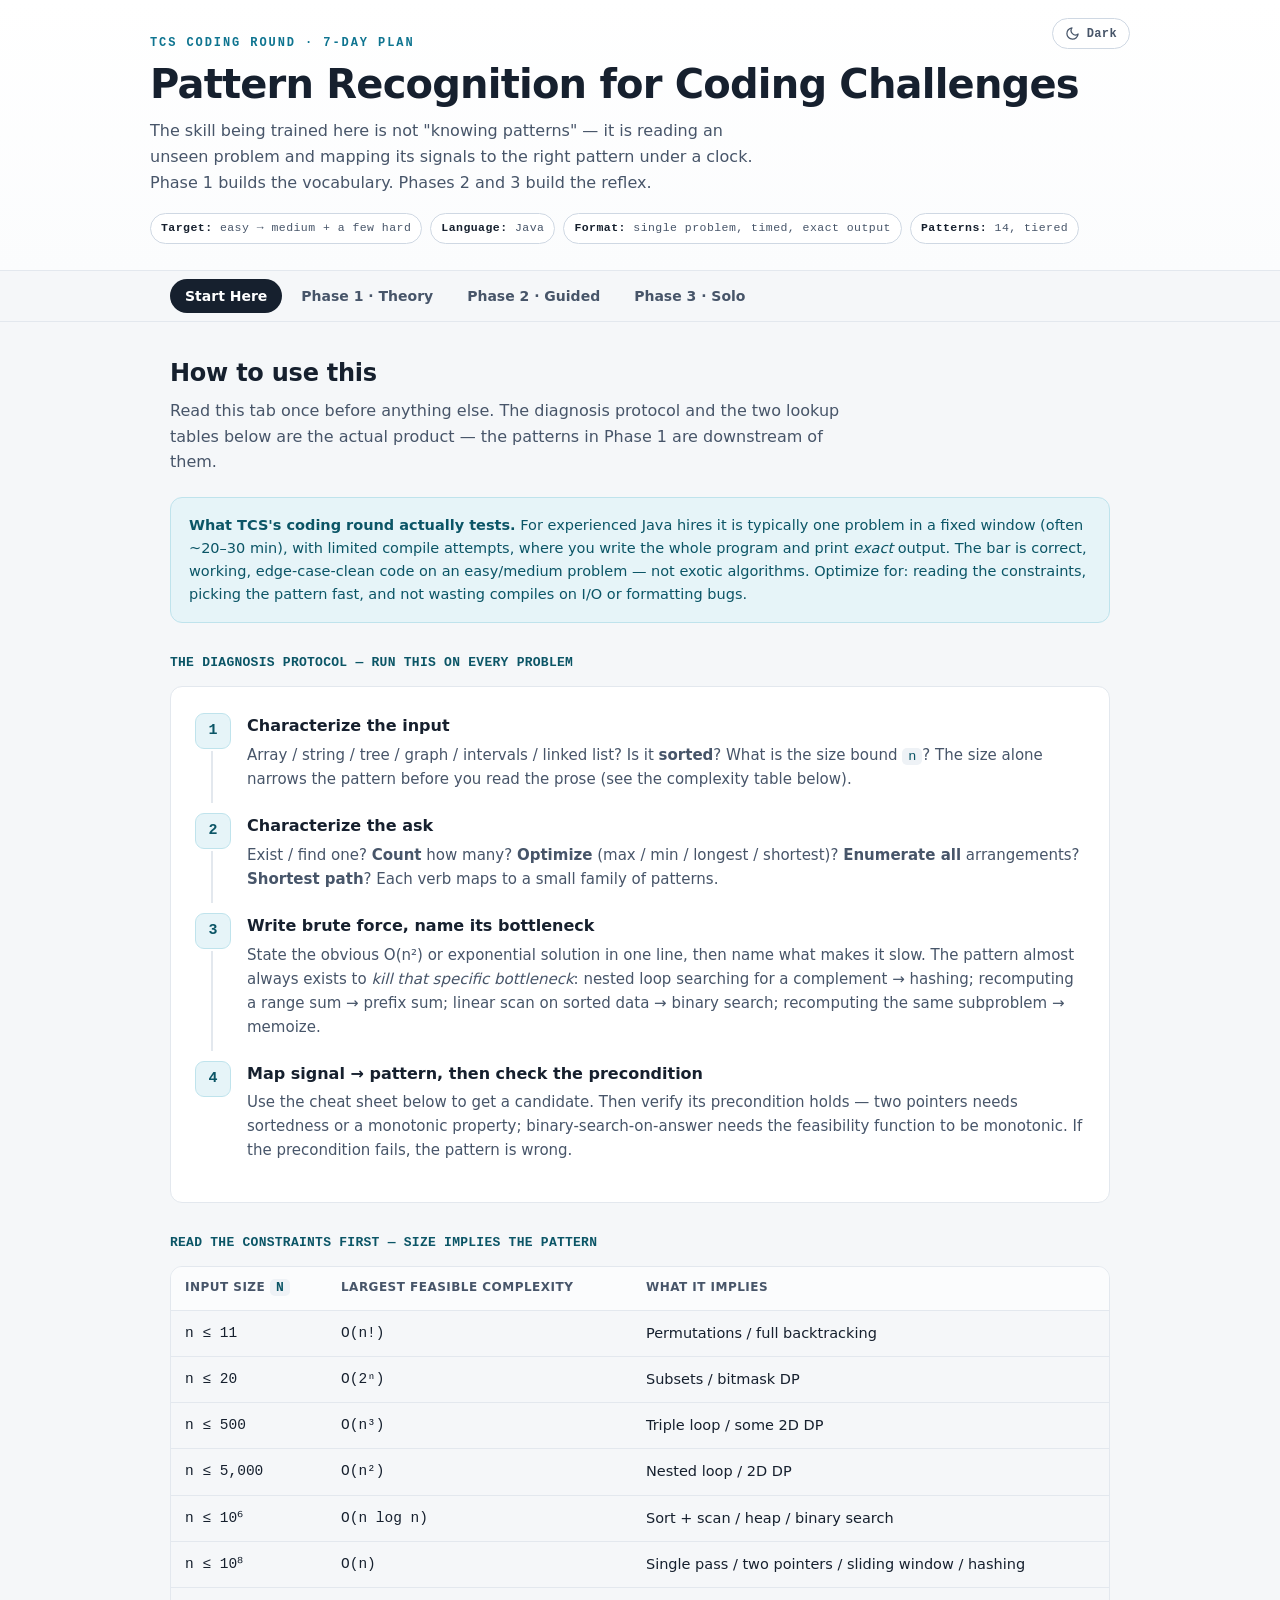
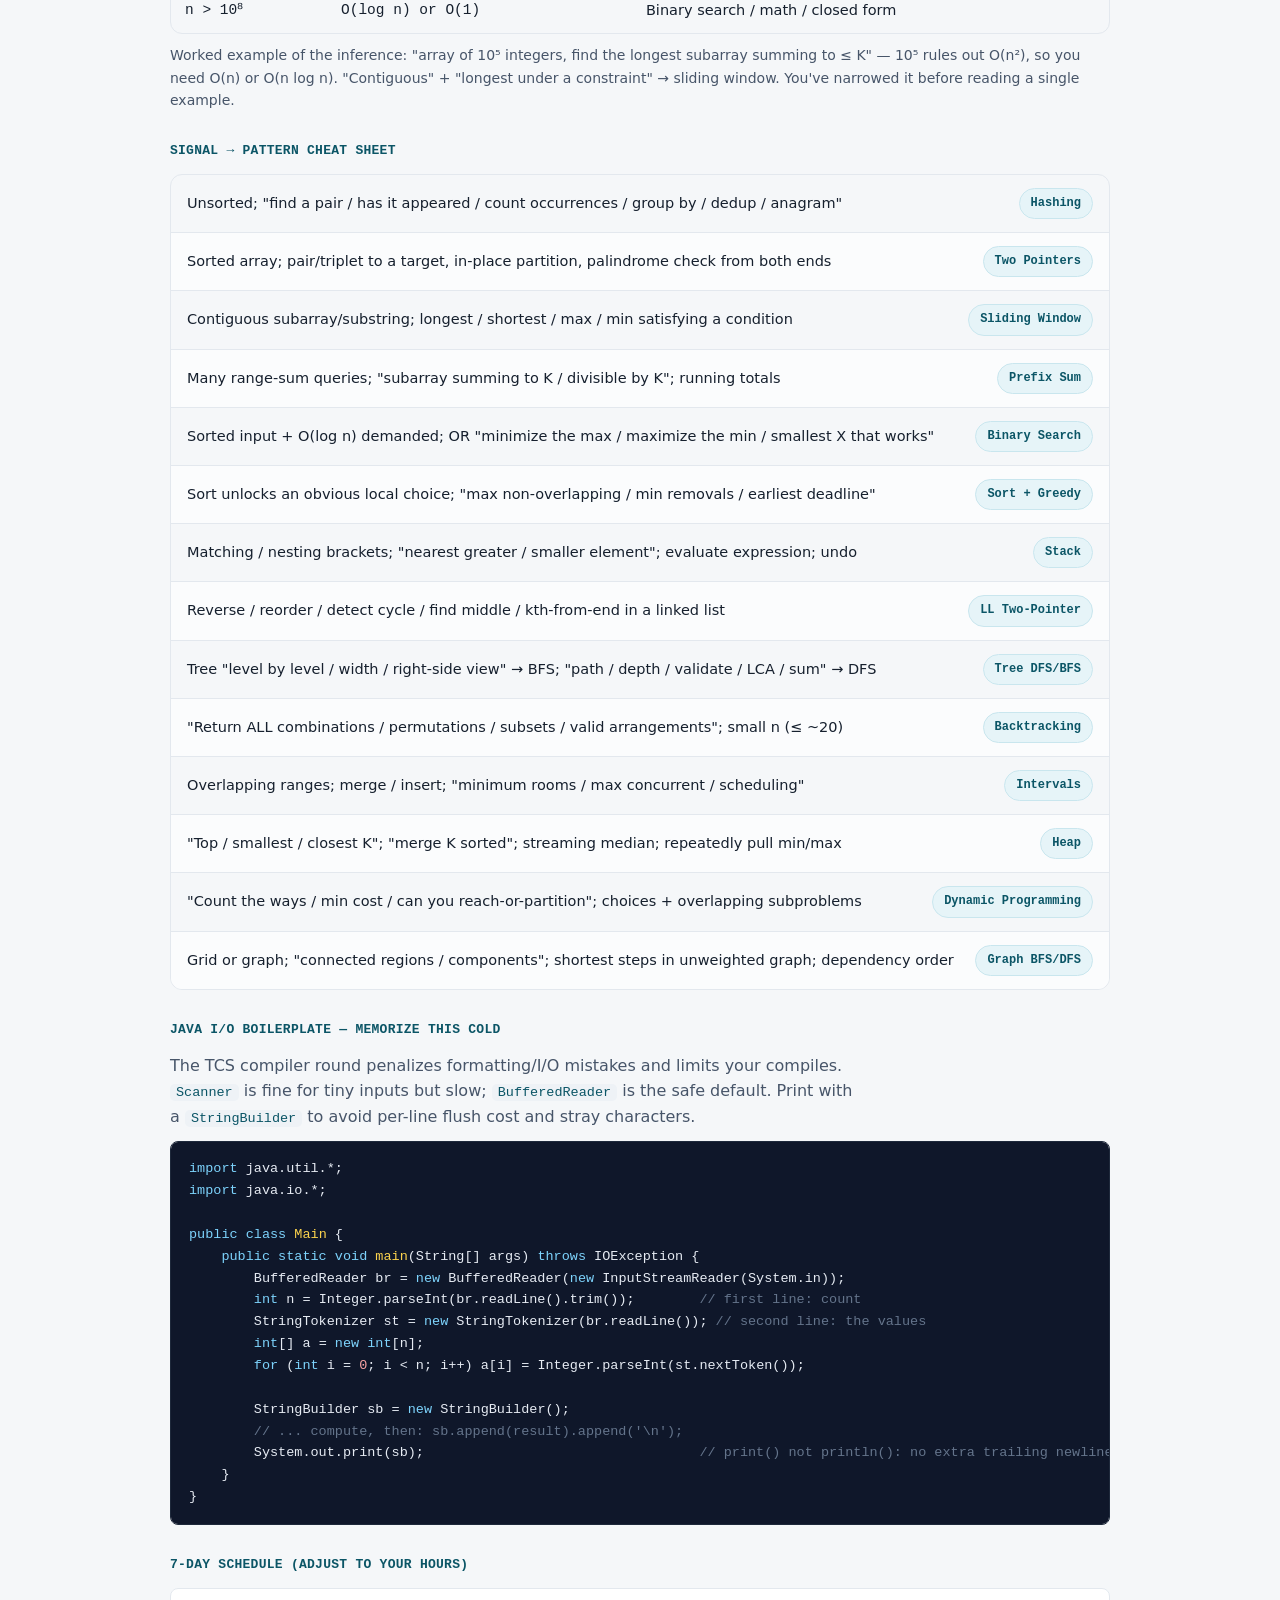
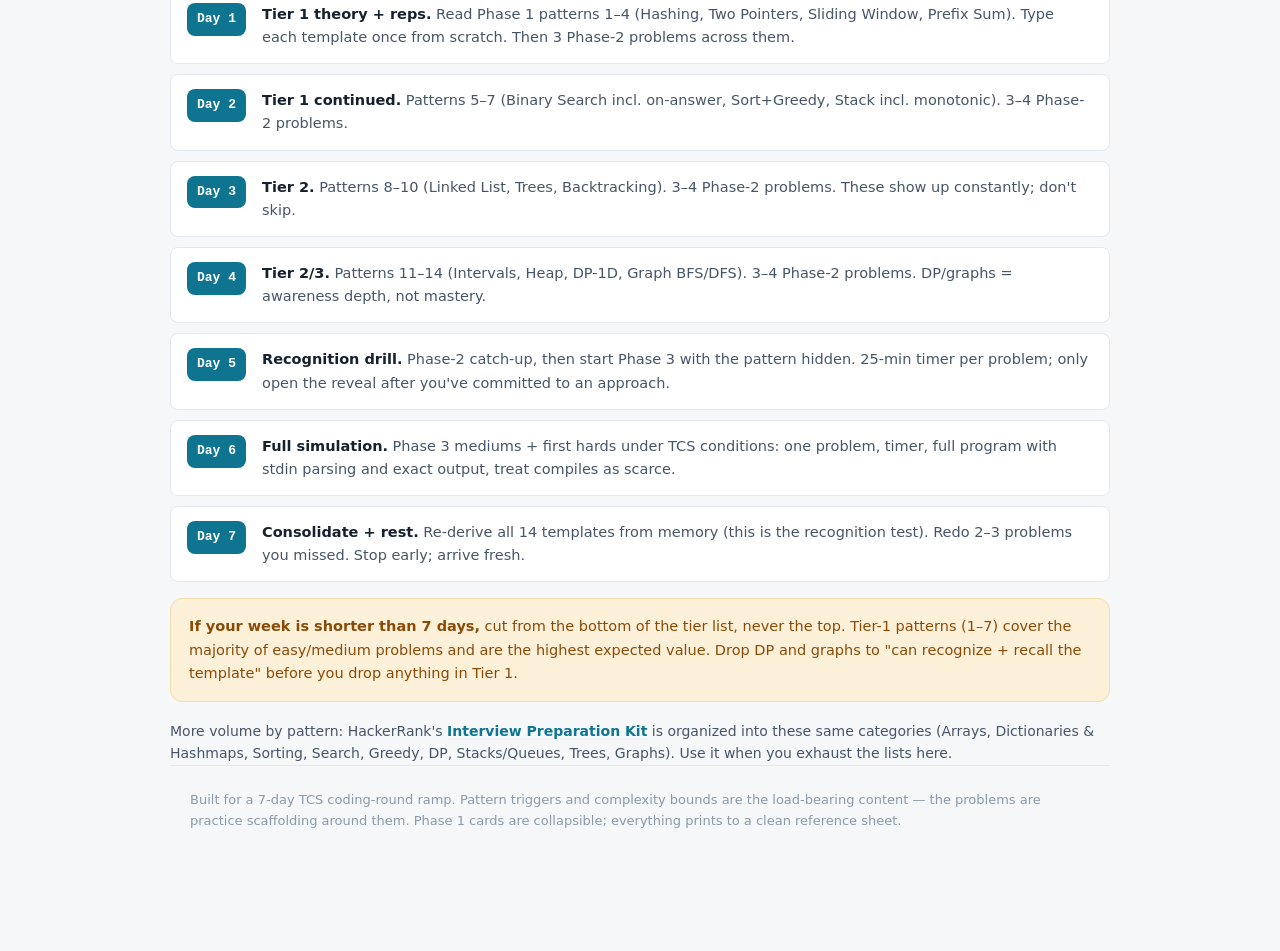
<file: tcs-dsa-pattern-prep.html>
<!doctype html>
<html lang="en">
<head>
<meta charset="utf-8">
<meta name="viewport" content="width=device-width, initial-scale=1">
<title>DSA Pattern Recognition — TCS Coding Round Prep</title>
<style>
  :root{
    --bg:#f5f7f9; --surface:#ffffff; --surface-2:#fbfcfd;
    --ink:#16202e; --ink-soft:#475569; --ink-faint:#8a99ab;
    --line:#e3e8ee; --line-strong:#cfd8e3;
    --accent:#0e7490; --accent-ink:#0b5566; --accent-wash:#e6f4f8;
    --p1:#0e7490; --p1-wash:#e6f4f8;
    --p2:#5b3fc4; --p2-wash:#efeaff;
    --p3:#bd4b1b; --p3-wash:#fdeee4;
    --easy:#15803d; --easy-wash:#e4f6ea;
    --med:#b45309; --med-wash:#fdf0d9;
    --hard:#be123c; --hard-wash:#fde7ec;
    --code-bg:#0f172a; --code-ink:#e6ebf3; --code-dim:#7c8aa3;
    --code-key:#7dd3fc; --code-str:#86efac; --code-num:#fca5a5; --code-com:#64748b; --code-fn:#fcd34d;
    --accent-fill:#0e7490; --on-accent:#ffffff;
    --nav-bg:rgba(245,247,249,.92); --sel-bg:#16202e; --sel-ink:#ffffff;
    --code-inline-bg:#eef2f6; --info-border:#bfe3ec; --tag-border:#c9e6ee;
    --warn-border:#f4dca8; --warn-ink:#8a4a07; --pitfall-ink:#7f1d2e;
    color-scheme:light;
    --radius:12px; --radius-sm:8px;
    --mono:ui-monospace,"SF Mono","JetBrains Mono","Cascadia Code",Menlo,Consolas,monospace;
    --sans:ui-sans-serif,system-ui,-apple-system,"Segoe UI",Roboto,Helvetica,Arial,sans-serif;
  }

  :root[data-theme="dark"]{
    color-scheme:dark;
    --bg:#0d1219; --surface:#161d28; --surface-2:#1b2330;
    --ink:#e6ebf2; --ink-soft:#9fb0c2; --ink-faint:#6b7a8d;
    --line:#283344; --line-strong:#3a475c;
    --accent:#39c2dd; --accent-ink:#7fd6ea; --accent-wash:#0d2c35; --accent-fill:#0e7490; --on-accent:#ffffff;
    --easy:#5fd98a; --easy-wash:#0f2c1c;
    --med:#e0a445; --med-wash:#2f2614;
    --hard:#f06a86; --hard-wash:#34141c;
    --nav-bg:rgba(13,18,25,.9); --sel-bg:#e6ebf2; --sel-ink:#0d1219;
    --code-inline-bg:#1b2533; --info-border:#0f3a47; --tag-border:#10414f;
    --warn-border:#4a3a12; --warn-ink:#e0a445; --pitfall-ink:#f06a86;
  }
  @media (prefers-color-scheme:dark){
    :root:not([data-theme="light"]){
      color-scheme:dark;
      --bg:#0d1219; --surface:#161d28; --surface-2:#1b2330;
      --ink:#e6ebf2; --ink-soft:#9fb0c2; --ink-faint:#6b7a8d;
      --line:#283344; --line-strong:#3a475c;
      --accent:#39c2dd; --accent-ink:#7fd6ea; --accent-wash:#0d2c35; --accent-fill:#0e7490; --on-accent:#ffffff;
      --easy:#5fd98a; --easy-wash:#0f2c1c;
      --med:#e0a445; --med-wash:#2f2614;
      --hard:#f06a86; --hard-wash:#34141c;
      --nav-bg:rgba(13,18,25,.9); --sel-bg:#e6ebf2; --sel-ink:#0d1219;
      --code-inline-bg:#1b2533; --info-border:#0f3a47; --tag-border:#10414f;
      --warn-border:#4a3a12; --warn-ink:#e0a445; --pitfall-ink:#f06a86;
    }
  }

  *{box-sizing:border-box}
  html{scroll-behavior:smooth}
  body{
    margin:0; background:var(--bg); color:var(--ink);
    font-family:var(--sans); line-height:1.6; font-size:16px;
    -webkit-font-smoothing:antialiased;
  }
  .wrap{max-width:980px; margin:0 auto; padding:0 20px}

  /* Header */
  header.top{
    border-bottom:1px solid var(--line);
    background:linear-gradient(180deg,var(--surface), var(--surface-2));
  }
  .top-inner{padding:34px 0 26px; position:relative}
  .theme-toggle{
    position:absolute; top:18px; right:0;
    display:inline-flex; align-items:center; gap:7px;
    font-family:var(--mono); font-size:12px; font-weight:600; letter-spacing:.03em;
    color:var(--ink-soft); background:var(--surface); border:1px solid var(--line-strong);
    padding:7px 12px; border-radius:100px; cursor:pointer; transition:.15s; line-height:1;
  }
  .theme-toggle:hover{color:var(--ink); border-color:var(--accent)}
  .theme-toggle:focus-visible{outline:2px solid var(--accent); outline-offset:2px}
  .theme-toggle .tt-ic{display:inline-flex}
  .theme-toggle svg{display:block}
  .eyebrow{
    font-family:var(--mono); font-size:12px; letter-spacing:.16em;
    text-transform:uppercase; color:var(--accent); font-weight:600; margin:0 0 10px;
  }
  h1.title{
    font-size:clamp(28px,4.4vw,40px); line-height:1.08; margin:0 0 12px;
    font-weight:800; letter-spacing:-.02em;
  }
  .subtitle{color:var(--ink-soft); max-width:62ch; margin:0; font-size:16px}
  .meta-row{display:flex; flex-wrap:wrap; gap:8px; margin-top:18px}
  .chip{
    font-family:var(--mono); font-size:11.5px; letter-spacing:.04em;
    background:var(--surface); border:1px solid var(--line-strong); color:var(--ink-soft);
    padding:5px 10px; border-radius:100px;
  }
  .chip b{color:var(--ink); font-weight:600}

  /* Nav tabs */
  nav.tabs{position:sticky; top:0; z-index:30; background:var(--nav-bg); backdrop-filter:blur(8px); border-bottom:1px solid var(--line)}
  .tabs-inner{display:flex; gap:4px; overflow-x:auto; padding:8px 20px; max-width:980px; margin:0 auto}
  .tab-btn{
    appearance:none; border:1px solid transparent; background:transparent; cursor:pointer;
    font-family:var(--sans); font-size:14px; font-weight:600; color:var(--ink-soft);
    padding:8px 14px; border-radius:100px; white-space:nowrap; transition:.15s;
  }
  .tab-btn:hover{color:var(--ink); background:var(--surface)}
  .tab-btn[aria-selected="true"]{background:var(--sel-bg); color:var(--sel-ink)}
  .tab-btn:focus-visible{outline:2px solid var(--accent); outline-offset:2px}

  main{padding:32px 0 80px}
  .panel{display:none; animation:fade .25s ease}
  .panel.active{display:block}
  @keyframes fade{from{opacity:0;transform:translateY(4px)}to{opacity:1;transform:none}}
  @media (prefers-reduced-motion:reduce){.panel{animation:none} html{scroll-behavior:auto}}

  h2.sec{font-size:24px; letter-spacing:-.01em; margin:0 0 6px; font-weight:800}
  .sec-sub{color:var(--ink-soft); margin:0 0 22px; max-width:68ch}
  h3.block{font-size:16px; font-family:var(--mono); letter-spacing:.02em; color:var(--accent-ink); margin:30px 0 12px; text-transform:uppercase; font-weight:600; font-size:13px}

  .card{background:var(--surface); border:1px solid var(--line); border-radius:var(--radius); padding:22px 24px; margin:0 0 16px}
  .card.tight{padding:16px 18px}

  /* Diagnosis protocol steps */
  ol.protocol{list-style:none; counter-reset:step; margin:0; padding:0}
  ol.protocol > li{counter-increment:step; position:relative; padding:0 0 18px 52px; margin:0}
  ol.protocol > li::before{
    content:counter(step); position:absolute; left:0; top:0;
    width:34px; height:34px; border-radius:9px; background:var(--accent-wash); color:var(--accent-ink);
    font-family:var(--mono); font-weight:700; font-size:15px; display:grid; place-items:center; border:1px solid var(--info-border);
  }
  ol.protocol > li:not(:last-child)::after{content:""; position:absolute; left:16px; top:38px; bottom:6px; width:2px; background:var(--line)}
  ol.protocol h4{margin:4px 0 4px; font-size:16px}
  ol.protocol p{margin:0; color:var(--ink-soft); font-size:15px}

  /* Tables */
  .table-scroll{overflow-x:auto; border:1px solid var(--line); border-radius:var(--radius)}
  table{border-collapse:collapse; width:100%; font-size:14.5px; min-width:540px}
  th,td{text-align:left; padding:11px 14px; border-bottom:1px solid var(--line); vertical-align:top}
  thead th{background:var(--surface-2); font-size:12px; text-transform:uppercase; letter-spacing:.04em; color:var(--ink-soft); font-weight:700}
  tbody tr:last-child td{border-bottom:none}
  td code, th code{font-family:var(--mono); font-size:13px; background:var(--code-inline-bg); padding:1px 6px; border-radius:5px; color:var(--accent-ink)}
  .num{font-family:var(--mono); white-space:nowrap}

  /* Signal -> pattern grid */
  .signal-grid{display:grid; grid-template-columns:1fr; gap:0; border:1px solid var(--line); border-radius:var(--radius); overflow:hidden}
  .signal-row{display:grid; grid-template-columns:1fr auto; gap:14px; align-items:center; padding:13px 16px; border-bottom:1px solid var(--line)}
  .signal-row:last-child{border-bottom:none}
  .signal-row:nth-child(even){background:var(--surface-2)}
  .signal-text{font-size:14.5px; color:var(--ink)}
  .pat-tag{font-family:var(--mono); font-size:12px; font-weight:600; background:var(--accent-wash); color:var(--accent-ink); padding:5px 11px; border-radius:100px; white-space:nowrap; border:1px solid var(--tag-border)}

  /* Code */
  pre{background:var(--code-bg); color:var(--code-ink); border-radius:var(--radius-sm); padding:16px 18px; overflow-x:auto; margin:12px 0; font-size:13.5px; line-height:1.62; border:1px solid #1e293b}
  pre code{font-family:var(--mono)}
  .k{color:var(--code-key)} .s{color:var(--code-str)} .n{color:var(--code-num)} .c{color:var(--code-com)} .f{color:var(--code-fn)}
  p code, li code{font-family:var(--mono); font-size:13.5px; background:var(--code-inline-bg); padding:1px 6px; border-radius:5px; color:var(--accent-ink)}

  /* Pattern cards (Phase 1) */
  details.pat{background:var(--surface); border:1px solid var(--line); border-radius:var(--radius); margin:0 0 12px; overflow:hidden}
  details.pat[open]{border-color:var(--line-strong); box-shadow:0 1px 3px rgba(16,32,46,.05)}
  details.pat > summary{
    list-style:none; cursor:pointer; padding:16px 20px; display:flex; align-items:center; gap:14px;
    font-weight:700; font-size:17px; user-select:none;
  }
  details.pat > summary::-webkit-details-marker{display:none}
  summary .idx{font-family:var(--mono); font-size:13px; color:var(--on-accent); background:var(--accent-fill); width:30px; height:30px; border-radius:8px; display:grid; place-items:center; flex:none; font-weight:700}
  summary .tier{margin-left:auto; font-family:var(--mono); font-size:11px; letter-spacing:.05em; padding:4px 9px; border-radius:100px; text-transform:uppercase; font-weight:600}
  .tier-1{background:var(--easy-wash); color:var(--easy)}
  .tier-2{background:var(--med-wash); color:var(--med)}
  .tier-3{background:var(--hard-wash); color:var(--hard)}
  summary .caret{flex:none; color:var(--ink-faint); transition:transform .2s}
  details.pat[open] summary .caret{transform:rotate(90deg)}
  .pat-body{padding:2px 20px 20px; border-top:1px solid var(--line)}
  .pat-body h5{margin:18px 0 6px; font-size:12px; text-transform:uppercase; letter-spacing:.06em; color:var(--accent-ink); font-family:var(--mono); font-weight:600}
  .pat-body h5:first-child{margin-top:14px}
  .trigger-list{margin:0; padding-left:18px}
  .trigger-list li{margin:4px 0; color:var(--ink)}
  .bigo{display:inline-flex; gap:16px; flex-wrap:wrap; font-family:var(--mono); font-size:13px; background:var(--surface-2); border:1px solid var(--line); border-radius:8px; padding:9px 14px; margin-top:4px}
  .bigo b{color:var(--accent-ink)}
  .pitfall{background:var(--hard-wash); border-left:3px solid var(--hard); border-radius:6px; padding:10px 14px; font-size:14px; margin-top:8px; color:var(--pitfall-ink)}

  /* Problem lists (Phase 2 / 3) */
  .pgroup{margin:0 0 26px}
  .pgroup-h{display:flex; align-items:center; gap:10px; margin:0 0 10px}
  .pgroup-h .pat-tag{font-size:13px}
  .pgroup-h .count{font-family:var(--mono); font-size:12px; color:var(--ink-faint)}
  .prob{background:var(--surface); border:1px solid var(--line); border-radius:var(--radius-sm); padding:14px 16px; margin:0 0 8px}
  .prob-top{display:flex; align-items:baseline; gap:10px; flex-wrap:wrap}
  .prob-name{font-weight:700; font-size:15.5px}
  .prob-name a{color:var(--ink); text-decoration:none; border-bottom:1.5px solid var(--accent-wash)}
  .prob-name a:hover{border-bottom-color:var(--accent)}
  .diff{font-family:var(--mono); font-size:10.5px; letter-spacing:.05em; padding:3px 8px; border-radius:100px; text-transform:uppercase; font-weight:700; flex:none}
  .d-easy{background:var(--easy-wash); color:var(--easy)} .d-med{background:var(--med-wash); color:var(--med)} .d-hard{background:var(--hard-wash); color:var(--hard)}
  .src{font-family:var(--mono); font-size:11px; color:var(--ink-faint); margin-left:auto}
  .hint{color:var(--ink-soft); font-size:14px; margin:8px 0 0}
  .hint b{color:var(--accent-ink); font-weight:600}
  details.reveal{margin-top:8px}
  details.reveal summary{cursor:pointer; font-family:var(--mono); font-size:12.5px; color:var(--accent); font-weight:600; list-style:none; display:inline-flex; align-items:center; gap:6px}
  details.reveal summary::-webkit-details-marker{display:none}
  details.reveal summary::before{content:"▸"; transition:.2s}
  details.reveal[open] summary::before{transform:rotate(90deg)}
  .reveal-body{margin-top:8px; padding:10px 14px; background:var(--surface-2); border:1px dashed var(--line-strong); border-radius:8px; font-size:14px; color:var(--ink-soft)}
  .reveal-body b{color:var(--ink)}

  .callout{border-radius:var(--radius); padding:16px 18px; margin:16px 0; font-size:14.5px; border:1px solid}
  .callout.info{background:var(--accent-wash); border-color:var(--info-border); color:var(--accent-ink)}
  .callout.warn{background:var(--med-wash); border-color:var(--warn-border); color:var(--warn-ink)}
  .callout p{margin:0}
  .callout p + p{margin-top:8px}

  .schedule{display:grid; gap:10px}
  .day{display:grid; grid-template-columns:auto 1fr; gap:16px; background:var(--surface); border:1px solid var(--line); border-radius:var(--radius-sm); padding:14px 16px}
  .day-tag{font-family:var(--mono); font-weight:700; font-size:13px; color:var(--on-accent); background:var(--accent-fill); padding:6px 10px; border-radius:8px; height:fit-content; white-space:nowrap}
  .day-body{font-size:14.5px}
  .day-body b{color:var(--ink)}
  .day-body span{color:var(--ink-soft)}

  footer{border-top:1px solid var(--line); padding:24px 0 40px; color:var(--ink-faint); font-size:13px}
  a.link{color:var(--accent); font-weight:600; text-decoration:none; border-bottom:1.5px solid var(--accent-wash)}
  a.link:hover{border-bottom-color:var(--accent)}
  .lead-num{font-family:var(--mono); color:var(--accent); font-weight:700}

  @media print{
    nav.tabs{display:none} .panel{display:block!important} pre{white-space:pre-wrap}
    body{background:#fff} .card,details.pat,.prob{break-inside:avoid}
  }
  @media (max-width:560px){
    .day{grid-template-columns:1fr} ol.protocol > li{padding-left:46px}
  }
</style>
</head>
<body>

<header class="top">
  <div class="wrap top-inner">
    <button id="themeToggle" class="theme-toggle" type="button" aria-label="Toggle dark mode" aria-pressed="false" onclick="toggleTheme()"><span class="tt-ic"></span><span class="tt-label">Dark</span></button>
    <p class="eyebrow">TCS Coding Round · 7-Day Plan</p>
    <h1 class="title">Pattern Recognition for Coding Challenges</h1>
    <p class="subtitle">The skill being trained here is not "knowing patterns" — it is reading an unseen problem and mapping its signals to the right pattern under a clock. Phase&nbsp;1 builds the vocabulary. Phases&nbsp;2 and&nbsp;3 build the reflex.</p>
    <div class="meta-row">
      <span class="chip"><b>Target:</b> easy → medium + a few hard</span>
      <span class="chip"><b>Language:</b> Java</span>
      <span class="chip"><b>Format:</b> single problem, timed, exact output</span>
      <span class="chip"><b>Patterns:</b> 14, tiered</span>
    </div>
  </div>
</header>

<nav class="tabs" aria-label="Sections">
  <div class="tabs-inner" role="tablist">
    <button class="tab-btn" role="tab" aria-selected="true" data-tab="start">Start Here</button>
    <button class="tab-btn" role="tab" aria-selected="false" data-tab="p1">Phase 1 · Theory</button>
    <button class="tab-btn" role="tab" aria-selected="false" data-tab="p2">Phase 2 · Guided</button>
    <button class="tab-btn" role="tab" aria-selected="false" data-tab="p3">Phase 3 · Solo</button>
  </div>
</nav>

<main>
<div class="wrap">

<!-- ============ START HERE ============ -->
<section class="panel active" id="tab-start" role="tabpanel">

  <h2 class="sec">How to use this</h2>
  <p class="sec-sub">Read this tab once before anything else. The diagnosis protocol and the two lookup tables below are the actual product — the patterns in Phase 1 are downstream of them.</p>

  <div class="callout info">
    <p><b>What TCS's coding round actually tests.</b> For experienced Java hires it is typically one problem in a fixed window (often ~20–30 min), with limited compile attempts, where you write the whole program and print <i>exact</i> output. The bar is correct, working, edge-case-clean code on an easy/medium problem — not exotic algorithms. Optimize for: reading the constraints, picking the pattern fast, and not wasting compiles on I/O or formatting bugs.</p>
  </div>

  <h3 class="block">The diagnosis protocol — run this on every problem</h3>
  <div class="card">
    <ol class="protocol">
      <li>
        <h4>Characterize the input</h4>
        <p>Array / string / tree / graph / intervals / linked list? Is it <b>sorted</b>? What is the size bound <code>n</code>? The size alone narrows the pattern before you read the prose (see the complexity table below).</p>
      </li>
      <li>
        <h4>Characterize the ask</h4>
        <p>Exist / find one? <b>Count</b> how many? <b>Optimize</b> (max / min / longest / shortest)? <b>Enumerate all</b> arrangements? <b>Shortest path</b>? Each verb maps to a small family of patterns.</p>
      </li>
      <li>
        <h4>Write brute force, name its bottleneck</h4>
        <p>State the obvious O(n²) or exponential solution in one line, then name what makes it slow. The pattern almost always exists to <i>kill that specific bottleneck</i>: nested loop searching for a complement → hashing; recomputing a range sum → prefix sum; linear scan on sorted data → binary search; recomputing the same subproblem → memoize.</p>
      </li>
      <li>
        <h4>Map signal → pattern, then check the precondition</h4>
        <p>Use the cheat sheet below to get a candidate. Then verify its precondition holds — two pointers needs sortedness or a monotonic property; binary-search-on-answer needs the feasibility function to be monotonic. If the precondition fails, the pattern is wrong.</p>
      </li>
    </ol>
  </div>

  <h3 class="block">Read the constraints first — size implies the pattern</h3>
  <div class="table-scroll">
    <table>
      <thead><tr><th>Input size <code>n</code></th><th>Largest feasible complexity</th><th>What it implies</th></tr></thead>
      <tbody>
        <tr><td class="num">n ≤ 11</td><td class="num">O(n!)</td><td>Permutations / full backtracking</td></tr>
        <tr><td class="num">n ≤ 20</td><td class="num">O(2ⁿ)</td><td>Subsets / bitmask DP</td></tr>
        <tr><td class="num">n ≤ 500</td><td class="num">O(n³)</td><td>Triple loop / some 2D DP</td></tr>
        <tr><td class="num">n ≤ 5,000</td><td class="num">O(n²)</td><td>Nested loop / 2D DP</td></tr>
        <tr><td class="num">n ≤ 10⁶</td><td class="num">O(n log n)</td><td>Sort + scan / heap / binary search</td></tr>
        <tr><td class="num">n ≤ 10⁸</td><td class="num">O(n)</td><td>Single pass / two pointers / sliding window / hashing</td></tr>
        <tr><td class="num">n &gt; 10⁸</td><td class="num">O(log n) or O(1)</td><td>Binary search / math / closed form</td></tr>
      </tbody>
    </table>
  </div>
  <p class="hint" style="margin-top:10px">Worked example of the inference: "array of 10⁵ integers, find the longest subarray summing to ≤ K" — 10⁵ rules out O(n²), so you need O(n) or O(n log n). "Contiguous" + "longest under a constraint" → sliding window. You've narrowed it before reading a single example.</p>

  <h3 class="block">Signal → pattern cheat sheet</h3>
  <div class="signal-grid">
    <div class="signal-row"><span class="signal-text">Unsorted; "find a pair / has it appeared / count occurrences / group by / dedup / anagram"</span><span class="pat-tag">Hashing</span></div>
    <div class="signal-row"><span class="signal-text">Sorted array; pair/triplet to a target, in-place partition, palindrome check from both ends</span><span class="pat-tag">Two Pointers</span></div>
    <div class="signal-row"><span class="signal-text">Contiguous subarray/substring; longest / shortest / max / min satisfying a condition</span><span class="pat-tag">Sliding Window</span></div>
    <div class="signal-row"><span class="signal-text">Many range-sum queries; "subarray summing to K / divisible by K"; running totals</span><span class="pat-tag">Prefix Sum</span></div>
    <div class="signal-row"><span class="signal-text">Sorted input + O(log n) demanded; OR "minimize the max / maximize the min / smallest X that works"</span><span class="pat-tag">Binary Search</span></div>
    <div class="signal-row"><span class="signal-text">Sort unlocks an obvious local choice; "max non-overlapping / min removals / earliest deadline"</span><span class="pat-tag">Sort + Greedy</span></div>
    <div class="signal-row"><span class="signal-text">Matching / nesting brackets; "nearest greater / smaller element"; evaluate expression; undo</span><span class="pat-tag">Stack</span></div>
    <div class="signal-row"><span class="signal-text">Reverse / reorder / detect cycle / find middle / kth-from-end in a linked list</span><span class="pat-tag">LL Two-Pointer</span></div>
    <div class="signal-row"><span class="signal-text">Tree "level by level / width / right-side view" → BFS; "path / depth / validate / LCA / sum" → DFS</span><span class="pat-tag">Tree DFS/BFS</span></div>
    <div class="signal-row"><span class="signal-text">"Return ALL combinations / permutations / subsets / valid arrangements"; small n (≤ ~20)</span><span class="pat-tag">Backtracking</span></div>
    <div class="signal-row"><span class="signal-text">Overlapping ranges; merge / insert; "minimum rooms / max concurrent / scheduling"</span><span class="pat-tag">Intervals</span></div>
    <div class="signal-row"><span class="signal-text">"Top / smallest / closest K"; "merge K sorted"; streaming median; repeatedly pull min/max</span><span class="pat-tag">Heap</span></div>
    <div class="signal-row"><span class="signal-text">"Count the ways / min cost / can you reach-or-partition"; choices + overlapping subproblems</span><span class="pat-tag">Dynamic Programming</span></div>
    <div class="signal-row"><span class="signal-text">Grid or graph; "connected regions / components"; shortest steps in unweighted graph; dependency order</span><span class="pat-tag">Graph BFS/DFS</span></div>
  </div>

  <h3 class="block">Java I/O boilerplate — memorize this cold</h3>
  <p class="sec-sub" style="margin-bottom:8px">The TCS compiler round penalizes formatting/I/O mistakes and limits your compiles. <code>Scanner</code> is fine for tiny inputs but slow; <code>BufferedReader</code> is the safe default. Print with a <code>StringBuilder</code> to avoid per-line flush cost and stray characters.</p>
  <pre><code><span class="k">import</span> java.util.*;
<span class="k">import</span> java.io.*;

<span class="k">public class</span> <span class="f">Main</span> {
    <span class="k">public static void</span> <span class="f">main</span>(String[] args) <span class="k">throws</span> IOException {
        BufferedReader br = <span class="k">new</span> BufferedReader(<span class="k">new</span> InputStreamReader(System.in));
        <span class="k">int</span> n = Integer.parseInt(br.readLine().trim());        <span class="c">// first line: count</span>
        StringTokenizer st = <span class="k">new</span> StringTokenizer(br.readLine()); <span class="c">// second line: the values</span>
        <span class="k">int</span>[] a = <span class="k">new</span> <span class="k">int</span>[n];
        <span class="k">for</span> (<span class="k">int</span> i = <span class="n">0</span>; i &lt; n; i++) a[i] = Integer.parseInt(st.nextToken());

        StringBuilder sb = <span class="k">new</span> StringBuilder();
        <span class="c">// ... compute, then: sb.append(result).append('\n');</span>
        System.out.print(sb);                                  <span class="c">// print() not println(): no extra trailing newline</span>
    }
}</code></pre>

  <h3 class="block">7-day schedule (adjust to your hours)</h3>
  <div class="schedule">
    <div class="day"><span class="day-tag">Day 1</span><div class="day-body"><b>Tier 1 theory + reps.</b> <span>Read Phase 1 patterns 1–4 (Hashing, Two Pointers, Sliding Window, Prefix Sum). Type each template once from scratch. Then 3 Phase-2 problems across them.</span></div></div>
    <div class="day"><span class="day-tag">Day 2</span><div class="day-body"><b>Tier 1 continued.</b> <span>Patterns 5–7 (Binary Search incl. on-answer, Sort+Greedy, Stack incl. monotonic). 3–4 Phase-2 problems.</span></div></div>
    <div class="day"><span class="day-tag">Day 3</span><div class="day-body"><b>Tier 2.</b> <span>Patterns 8–10 (Linked List, Trees, Backtracking). 3–4 Phase-2 problems. These show up constantly; don't skip.</span></div></div>
    <div class="day"><span class="day-tag">Day 4</span><div class="day-body"><b>Tier 2/3.</b> <span>Patterns 11–14 (Intervals, Heap, DP-1D, Graph BFS/DFS). 3–4 Phase-2 problems. DP/graphs = awareness depth, not mastery.</span></div></div>
    <div class="day"><span class="day-tag">Day 5</span><div class="day-body"><b>Recognition drill.</b> <span>Phase-2 catch-up, then start Phase 3 with the pattern hidden. 25-min timer per problem; only open the reveal after you've committed to an approach.</span></div></div>
    <div class="day"><span class="day-tag">Day 6</span><div class="day-body"><b>Full simulation.</b> <span>Phase 3 mediums + first hards under TCS conditions: one problem, timer, full program with stdin parsing and exact output, treat compiles as scarce.</span></div></div>
    <div class="day"><span class="day-tag">Day 7</span><div class="day-body"><b>Consolidate + rest.</b> <span>Re-derive all 14 templates from memory (this is the recognition test). Redo 2–3 problems you missed. Stop early; arrive fresh.</span></div></div>
  </div>

  <div class="callout warn">
    <p><b>If your week is shorter than 7 days,</b> cut from the bottom of the tier list, never the top. Tier-1 patterns (1–7) cover the majority of easy/medium problems and are the highest expected value. Drop DP and graphs to "can recognize + recall the template" before you drop anything in Tier 1.</p>
  </div>

  <p class="hint" style="margin-top:18px">More volume by pattern: HackerRank's <a class="link" href="https://www.hackerrank.com/interview/interview-preparation-kit" target="_blank" rel="noopener">Interview Preparation Kit</a> is organized into these same categories (Arrays, Dictionaries &amp; Hashmaps, Sorting, Search, Greedy, DP, Stacks/Queues, Trees, Graphs). Use it when you exhaust the lists here.</p>

</section>

<!-- ============ PHASE 1 ============ -->
<section class="panel" id="tab-p1" role="tabpanel">
  <h2 class="sec">Phase 1 — Theory &amp; templates</h2>
  <p class="sec-sub">Do <b>not</b> solve these. Read each card, then type the template out once from a blank file so your hands know it. Each card gives the recognition triggers (what to look for), the template, one worked example, complexity, and the pitfall that costs people the problem. Tier badge = priority.</p>

  <!-- 1 Hashing -->
  <details class="pat" open>
    <summary><span class="idx">1</span> Hashing — frequency &amp; lookup<span class="tier tier-1">Tier 1</span><span class="caret">▸</span></summary>
    <div class="pat-body">
      <h5>Recognize when</h5>
      <ul class="trigger-list">
        <li>You need "has this value/complement appeared before?" → trade memory for time, drop a nested loop to O(n).</li>
        <li>Counting occurrences, deduping, grouping by a key, anagram checks (count letters).</li>
      </ul>
      <h5>Worked example — Two Sum (unsorted, return indices)</h5>
      <pre><code><span class="k">int</span>[] <span class="f">twoSum</span>(<span class="k">int</span>[] nums, <span class="k">int</span> target) {
    Map&lt;Integer,Integer&gt; seen = <span class="k">new</span> HashMap&lt;&gt;();      <span class="c">// value -&gt; index</span>
    <span class="k">for</span> (<span class="k">int</span> i = <span class="n">0</span>; i &lt; nums.length; i++) {
        <span class="k">int</span> need = target - nums[i];
        <span class="k">if</span> (seen.containsKey(need)) <span class="k">return</span> <span class="k">new</span> <span class="k">int</span>[]{seen.get(need), i};
        seen.put(nums[i], i);
    }
    <span class="k">return</span> <span class="k">new</span> <span class="k">int</span>[]{-<span class="n">1</span>,-<span class="n">1</span>};
}</code></pre>
      <h5>Why it works</h5>
      <p style="color:var(--ink-soft);font-size:15px;margin:0">The brute force checks every pair (O(n²)). Instead of re-searching for the complement each time, you remember every value you've seen in a map; the lookup is O(1), so the whole scan is O(n).</p>
      <h5>Complexity</h5>
      <div class="bigo"><span>Time <b>O(n)</b></span><span>Space <b>O(n)</b></span></div>
      <div class="pitfall"><b>Pitfall:</b> put the current value into the map <i>after</i> checking for its complement, or you'll match an element with itself.</div>
    </div>
  </details>

  <!-- 2 Two pointers -->
  <details class="pat">
    <summary><span class="idx">2</span> Two Pointers<span class="tier tier-1">Tier 1</span><span class="caret">▸</span></summary>
    <div class="pat-body">
      <h5>Recognize when</h5>
      <ul class="trigger-list">
        <li>Input is <b>sorted</b> (or you can sort it) and you want a pair/triplet meeting a target.</li>
        <li>Comparing from both ends (palindrome, container area), or partitioning in place.</li>
        <li>Two sequences merged in order; or a slow/fast pair to drop duplicates.</li>
      </ul>
      <h5>Worked example — pair sum in a sorted array</h5>
      <pre><code><span class="k">int</span>[] <span class="f">pairSum</span>(<span class="k">int</span>[] a, <span class="k">int</span> target) {   <span class="c">// a is sorted ascending</span>
    <span class="k">int</span> lo = <span class="n">0</span>, hi = a.length - <span class="n">1</span>;
    <span class="k">while</span> (lo &lt; hi) {
        <span class="k">int</span> sum = a[lo] + a[hi];
        <span class="k">if</span> (sum == target) <span class="k">return</span> <span class="k">new</span> <span class="k">int</span>[]{lo, hi};
        <span class="k">if</span> (sum &lt; target) lo++;            <span class="c">// need bigger -&gt; move left bound up</span>
        <span class="k">else</span> hi--;                          <span class="c">// need smaller -&gt; move right bound down</span>
    }
    <span class="k">return</span> <span class="k">new</span> <span class="k">int</span>[]{-<span class="n">1</span>,-<span class="n">1</span>};
}</code></pre>
      <h5>Why it works</h5>
      <p style="color:var(--ink-soft);font-size:15px;margin:0">Sortedness gives a monotonic relationship: if the sum is too small, the only way to grow it is to raise the low pointer; too big, lower the high pointer. Each step eliminates one element, so it's a single O(n) pass instead of O(n²).</p>
      <h5>Complexity</h5>
      <div class="bigo"><span>Time <b>O(n)</b> (plus O(n log n) if you sort)</span><span>Space <b>O(1)</b></span></div>
      <div class="pitfall"><b>Pitfall:</b> the monotonic argument only holds on sorted data. On unsorted input, use hashing instead.</div>
    </div>
  </details>

  <!-- 3 Sliding window -->
  <details class="pat">
    <summary><span class="idx">3</span> Sliding Window<span class="tier tier-1">Tier 1</span><span class="caret">▸</span></summary>
    <div class="pat-body">
      <h5>Recognize when</h5>
      <ul class="trigger-list">
        <li>The answer is a <b>contiguous</b> subarray/substring, and you want longest/shortest/max/min/count under a constraint.</li>
        <li>Fixed window: "of size k". Variable window: "longest/shortest such that &lt;condition&gt;".</li>
      </ul>
      <h5>Worked example — longest substring without repeating characters (variable window)</h5>
      <pre><code><span class="k">int</span> <span class="f">longestUnique</span>(String s) {
    Map&lt;Character,Integer&gt; last = <span class="k">new</span> HashMap&lt;&gt;();  <span class="c">// char -&gt; most recent index</span>
    <span class="k">int</span> start = <span class="n">0</span>, best = <span class="n">0</span>;
    <span class="k">for</span> (<span class="k">int</span> end = <span class="n">0</span>; end &lt; s.length(); end++) {
        <span class="k">char</span> c = s.charAt(end);
        <span class="k">if</span> (last.containsKey(c) &amp;&amp; last.get(c) &gt;= start)
            start = last.get(c) + <span class="n">1</span>;          <span class="c">// shrink from the left past the duplicate</span>
        last.put(c, end);
        best = Math.max(best, end - start + <span class="n">1</span>);  <span class="c">// window length</span>
    }
    <span class="k">return</span> best;
}</code></pre>
      <h5>Why it works</h5>
      <p style="color:var(--ink-soft);font-size:15px;margin:0">Both pointers only move forward, so each element enters and leaves the window once → O(n). The window holds the current valid candidate; you grow it on the right and shrink it on the left only when the constraint breaks.</p>
      <h5>Complexity</h5>
      <div class="bigo"><span>Time <b>O(n)</b></span><span>Space <b>O(k)</b> (alphabet / window contents)</span></div>
      <div class="pitfall"><b>Pitfall:</b> when shrinking, only jump <code>start</code> forward — never backward — or you'll re-count characters and the window logic collapses.</div>
    </div>
  </details>

  <!-- 4 Prefix sum -->
  <details class="pat">
    <summary><span class="idx">4</span> Prefix Sum<span class="tier tier-1">Tier 1</span><span class="caret">▸</span></summary>
    <div class="pat-body">
      <h5>Recognize when</h5>
      <ul class="trigger-list">
        <li>Repeated range-sum queries, or "subarray summing to K / divisible by K / with property P".</li>
        <li>Any time you'd otherwise recompute overlapping sums in a loop.</li>
      </ul>
      <h5>Worked example — count subarrays summing to K (prefix + hashing)</h5>
      <pre><code><span class="k">int</span> <span class="f">subarraySumK</span>(<span class="k">int</span>[] nums, <span class="k">int</span> k) {
    Map&lt;Integer,Integer&gt; count = <span class="k">new</span> HashMap&lt;&gt;(); <span class="c">// prefixSum -&gt; how many times seen</span>
    count.put(<span class="n">0</span>, <span class="n">1</span>);                              <span class="c">// empty prefix</span>
    <span class="k">int</span> sum = <span class="n">0</span>, res = <span class="n">0</span>;
    <span class="k">for</span> (<span class="k">int</span> n : nums) {
        sum += n;
        res += count.getOrDefault(sum - k, <span class="n">0</span>);    <span class="c">// a prior prefix that makes the gap = k</span>
        count.merge(sum, <span class="n">1</span>, Integer::sum);
    }
    <span class="k">return</span> res;
}</code></pre>
      <h5>Why it works</h5>
      <p style="color:var(--ink-soft);font-size:15px;margin:0">Sum of <code>nums[i..j]</code> = prefix[j] − prefix[i−1]. Asking "which subarrays sum to k" becomes "for each prefix, how many earlier prefixes equal <code>sum − k</code>" — an O(1) map lookup per element. This combines two Tier-1 patterns, which is common.</p>
      <h5>Complexity</h5>
      <div class="bigo"><span>Time <b>O(n)</b></span><span>Space <b>O(n)</b></span></div>
      <div class="pitfall"><b>Pitfall:</b> forgetting the <code>count.put(0,1)</code> seed — you'll miss subarrays that start at index 0.</div>
    </div>
  </details>

  <!-- 5 Binary search -->
  <details class="pat">
    <summary><span class="idx">5</span> Binary Search (array &amp; on answer)<span class="tier tier-1">Tier 1</span><span class="caret">▸</span></summary>
    <div class="pat-body">
      <h5>Recognize when</h5>
      <ul class="trigger-list">
        <li>Sorted input + find/insert position, or O(log n) is explicitly required.</li>
        <li><b>On the answer:</b> "minimize the maximum / maximize the minimum / smallest capacity/speed/days such that it works." The feasibility of a candidate answer is monotonic.</li>
      </ul>
      <h5>Template A — classic search on a sorted array</h5>
      <pre><code><span class="k">int</span> <span class="f">search</span>(<span class="k">int</span>[] a, <span class="k">int</span> target) {
    <span class="k">int</span> lo = <span class="n">0</span>, hi = a.length - <span class="n">1</span>;
    <span class="k">while</span> (lo &lt;= hi) {
        <span class="k">int</span> mid = lo + (hi - lo) / <span class="n">2</span>;   <span class="c">// avoids overflow vs (lo+hi)/2</span>
        <span class="k">if</span> (a[mid] == target) <span class="k">return</span> mid;
        <span class="k">if</span> (a[mid] &lt; target) lo = mid + <span class="n">1</span>;
        <span class="k">else</span> hi = mid - <span class="n">1</span>;
    }
    <span class="k">return</span> -<span class="n">1</span>;
}</code></pre>
      <h5>Template B — binary search on the answer space</h5>
      <pre><code><span class="c">// smallest x in [lo, hi] for which feasible(x) is true; feasible must be monotonic</span>
<span class="k">int</span> <span class="f">minFeasible</span>(<span class="k">int</span> lo, <span class="k">int</span> hi) {
    <span class="k">while</span> (lo &lt; hi) {
        <span class="k">int</span> mid = lo + (hi - lo) / <span class="n">2</span>;
        <span class="k">if</span> (feasible(mid)) hi = mid;        <span class="c">// mid works -&gt; answer is mid or smaller</span>
        <span class="k">else</span> lo = mid + <span class="n">1</span>;                 <span class="c">// mid fails -&gt; need bigger</span>
    }
    <span class="k">return</span> lo;
}</code></pre>
      <h5>Why it works</h5>
      <p style="color:var(--ink-soft);font-size:15px;margin:0">Each step halves the search space. The leap most people miss: the "space" doesn't have to be an array index — it can be the range of possible answers (e.g. eating speeds from 1 to max pile). If "answer x works ⇒ every x′ &gt; x also works," the boolean is sorted and binary search applies.</p>
      <h5>Complexity</h5>
      <div class="bigo"><span>Time <b>O(log n)</b> · on-answer <b>O(n log(range))</b></span><span>Space <b>O(1)</b></span></div>
      <div class="pitfall"><b>Pitfall:</b> off-by-one infinite loops. Pick one template and keep its invariant straight: <code>lo &lt;= hi</code> with <code>mid±1</code> for exact-match; <code>lo &lt; hi</code> with <code>hi = mid</code> for boundary-finding.</div>
    </div>
  </details>

  <!-- 6 Sort + greedy -->
  <details class="pat">
    <summary><span class="idx">6</span> Sort + Greedy<span class="tier tier-1">Tier 1</span><span class="caret">▸</span></summary>
    <div class="pat-body">
      <h5>Recognize when</h5>
      <ul class="trigger-list">
        <li>Sorting first makes a locally-optimal choice obvious and safe.</li>
        <li>"Maximum number of non-overlapping", "minimum to remove", "earliest deadline", "assign smallest that fits".</li>
      </ul>
      <h5>Worked example — max non-overlapping intervals (activity selection)</h5>
      <pre><code><span class="k">int</span> <span class="f">maxNonOverlapping</span>(<span class="k">int</span>[][] intervals) {
    Arrays.sort(intervals, (x, y) -&gt; x[<span class="n">1</span>] - y[<span class="n">1</span>]);   <span class="c">// by END time, ascending</span>
    <span class="k">int</span> count = <span class="n">0</span>, lastEnd = Integer.MIN_VALUE;
    <span class="k">for</span> (<span class="k">int</span>[] iv : intervals) {
        <span class="k">if</span> (iv[<span class="n">0</span>] &gt;= lastEnd) {          <span class="c">// starts after the last one we kept ends</span>
            count++;
            lastEnd = iv[<span class="n">1</span>];
        }
    }
    <span class="k">return</span> count;
}</code></pre>
      <h5>Why it works</h5>
      <p style="color:var(--ink-soft);font-size:15px;margin:0">Picking the interval that <i>ends earliest</i> leaves the most room for the rest — a provably optimal greedy choice. The danger with greedy is that the local choice isn't always safe; the sort key is what makes it safe here.</p>
      <h5>Complexity</h5>
      <div class="bigo"><span>Time <b>O(n log n)</b></span><span>Space <b>O(1)</b></span></div>
      <div class="pitfall"><b>Pitfall:</b> sorting by start time instead of end time. It feels natural and is wrong — it can pick a long early interval that blocks several short ones.</div>
    </div>
  </details>

  <!-- 7 Stack -->
  <details class="pat">
    <summary><span class="idx">7</span> Stack (matching &amp; monotonic)<span class="tier tier-1">Tier 1</span><span class="caret">▸</span></summary>
    <div class="pat-body">
      <h5>Recognize when</h5>
      <ul class="trigger-list">
        <li>Brackets / nesting / "valid sequence"; evaluating expressions; an undo-style most-recent-first need.</li>
        <li><b>Monotonic stack:</b> "next/previous greater or smaller element", "how far until a taller bar".</li>
      </ul>
      <h5>Worked example A — valid parentheses</h5>
      <pre><code><span class="k">boolean</span> <span class="f">isValid</span>(String s) {
    Deque&lt;Character&gt; st = <span class="k">new</span> ArrayDeque&lt;&gt;();
    Map&lt;Character,Character&gt; pair = Map.of(<span class="s">')'</span>,<span class="s">'('</span>, <span class="s">']'</span>,<span class="s">'['</span>, <span class="s">'}'</span>,<span class="s">'{'</span>);
    <span class="k">for</span> (<span class="k">char</span> c : s.toCharArray()) {
        <span class="k">if</span> (pair.containsKey(c)) {           <span class="c">// a closing bracket</span>
            <span class="k">if</span> (st.isEmpty() || st.pop() != pair.get(c)) <span class="k">return</span> <span class="k">false</span>;
        } <span class="k">else</span> st.push(c);                  <span class="c">// an opening bracket</span>
    }
    <span class="k">return</span> st.isEmpty();
}</code></pre>
      <h5>Worked example B — next greater element (monotonic stack)</h5>
      <pre><code><span class="k">int</span>[] <span class="f">nextGreater</span>(<span class="k">int</span>[] a) {
    <span class="k">int</span>[] res = <span class="k">new</span> <span class="k">int</span>[a.length];
    Arrays.fill(res, -<span class="n">1</span>);
    Deque&lt;Integer&gt; st = <span class="k">new</span> ArrayDeque&lt;&gt;();   <span class="c">// holds INDICES, values decreasing</span>
    <span class="k">for</span> (<span class="k">int</span> i = <span class="n">0</span>; i &lt; a.length; i++) {
        <span class="k">while</span> (!st.isEmpty() &amp;&amp; a[st.peek()] &lt; a[i])
            res[st.pop()] = a[i];            <span class="c">// a[i] is the answer for everything smaller below it</span>
        st.push(i);
    }
    <span class="k">return</span> res;
}</code></pre>
      <h5>Why it works</h5>
      <p style="color:var(--ink-soft);font-size:15px;margin:0">A stack captures "most recent unresolved thing". For brackets, the top is the only opener a closer can legally match. For the monotonic version, each index is pushed and popped once → O(n), and the stack invariant guarantees the first taller element you meet is the true "next greater".</p>
      <h5>Complexity</h5>
      <div class="bigo"><span>Time <b>O(n)</b></span><span>Space <b>O(n)</b></span></div>
      <div class="pitfall"><b>Pitfall:</b> use <code>ArrayDeque</code>, not the legacy <code>java.util.Stack</code> (synchronized, slower). And in Java, <code>st.pop() != pair.get(c)</code> compares <code>Character</code> objects — fine for the small cached range, but prefer <code>!Objects.equals(...)</code> or unbox explicitly if values can exceed 127.</div>
    </div>
  </details>

  <!-- 8 Linked list -->
  <details class="pat">
    <summary><span class="idx">8</span> Linked List Two-Pointer<span class="tier tier-2">Tier 2</span><span class="caret">▸</span></summary>
    <div class="pat-body">
      <h5>Recognize when</h5>
      <ul class="trigger-list">
        <li>Reverse / reorder a list; detect a cycle; find the middle; find the kth node from the end.</li>
        <li>A <b>dummy head</b> node simplifies edge cases when the head itself may change.</li>
      </ul>
      <h5>Worked example A — reverse a linked list</h5>
      <pre><code>ListNode <span class="f">reverse</span>(ListNode head) {
    ListNode prev = <span class="k">null</span>, cur = head;
    <span class="k">while</span> (cur != <span class="k">null</span>) {
        ListNode next = cur.next;   <span class="c">// save before we overwrite</span>
        cur.next = prev;            <span class="c">// flip the pointer</span>
        prev = cur;                 <span class="c">// advance both</span>
        cur = next;
    }
    <span class="k">return</span> prev;                    <span class="c">// new head</span>
}</code></pre>
      <h5>Worked example B — cycle detection (Floyd's tortoise &amp; hare)</h5>
      <pre><code><span class="k">boolean</span> <span class="f">hasCycle</span>(ListNode head) {
    ListNode slow = head, fast = head;
    <span class="k">while</span> (fast != <span class="k">null</span> &amp;&amp; fast.next != <span class="k">null</span>) {
        slow = slow.next;           <span class="c">// +1</span>
        fast = fast.next.next;      <span class="c">// +2</span>
        <span class="k">if</span> (slow == fast) <span class="k">return</span> <span class="k">true</span>;  <span class="c">// they meet iff there's a cycle</span>
    }
    <span class="k">return</span> <span class="k">false</span>;
}</code></pre>
      <h5>Why it works</h5>
      <p style="color:var(--ink-soft);font-size:15px;margin:0">Reversal is pure pointer bookkeeping — the only trick is caching <code>next</code> before you clobber it. The fast/slow trick works because a 2× speed pointer laps a 1× pointer inside any loop; the same idea finds the middle (fast hits the end when slow is halfway).</p>
      <h5>Complexity</h5>
      <div class="bigo"><span>Time <b>O(n)</b></span><span>Space <b>O(1)</b></span></div>
      <div class="pitfall"><b>Pitfall:</b> dereferencing <code>fast.next.next</code> without the <code>fast != null &amp;&amp; fast.next != null</code> guard → NullPointerException on even-length lists.</div>
    </div>
  </details>

  <!-- 9 Trees -->
  <details class="pat">
    <summary><span class="idx">9</span> Tree Traversal (DFS &amp; BFS)<span class="tier tier-2">Tier 2</span><span class="caret">▸</span></summary>
    <div class="pat-body">
      <h5>Recognize when</h5>
      <ul class="trigger-list">
        <li>"Level by level / width / right-side view / zigzag" → BFS with a queue.</li>
        <li>"Depth / path sum / validate / lowest common ancestor / mirror" → DFS recursion.</li>
      </ul>
      <h5>Worked example A — level-order traversal (BFS)</h5>
      <pre><code>List&lt;List&lt;Integer&gt;&gt; <span class="f">levelOrder</span>(TreeNode root) {
    List&lt;List&lt;Integer&gt;&gt; res = <span class="k">new</span> ArrayList&lt;&gt;();
    <span class="k">if</span> (root == <span class="k">null</span>) <span class="k">return</span> res;
    Queue&lt;TreeNode&gt; q = <span class="k">new</span> LinkedList&lt;&gt;();
    q.add(root);
    <span class="k">while</span> (!q.isEmpty()) {
        <span class="k">int</span> size = q.size();             <span class="c">// freeze this level's count</span>
        List&lt;Integer&gt; level = <span class="k">new</span> ArrayList&lt;&gt;();
        <span class="k">for</span> (<span class="k">int</span> i = <span class="n">0</span>; i &lt; size; i++) {
            TreeNode node = q.poll();
            level.add(node.val);
            <span class="k">if</span> (node.left != <span class="k">null</span>) q.add(node.left);
            <span class="k">if</span> (node.right != <span class="k">null</span>) q.add(node.right);
        }
        res.add(level);
    }
    <span class="k">return</span> res;
}</code></pre>
      <h5>Worked example B — max depth (DFS recursion)</h5>
      <pre><code><span class="k">int</span> <span class="f">maxDepth</span>(TreeNode root) {
    <span class="k">if</span> (root == <span class="k">null</span>) <span class="k">return</span> <span class="n">0</span>;                 <span class="c">// base case</span>
    <span class="k">return</span> <span class="n">1</span> + Math.max(maxDepth(root.left), maxDepth(root.right));
}</code></pre>
      <h5>Why it works</h5>
      <p style="color:var(--ink-soft);font-size:15px;margin:0">The "freeze <code>q.size()</code> at the top of the loop" trick is what separates levels in BFS. DFS on trees is just recursion with a base case at <code>null</code>; most tree problems reduce to "combine the answers from the left and right subtrees".</p>
      <h5>Complexity</h5>
      <div class="bigo"><span>Time <b>O(n)</b></span><span>Space <b>O(width)</b> BFS · <b>O(height)</b> DFS</span></div>
      <div class="pitfall"><b>Pitfall:</b> deep/skewed trees can blow the recursion stack in DFS; if depth can approach n, convert to an explicit stack.</div>
    </div>
  </details>

  <!-- 10 Backtracking -->
  <details class="pat">
    <summary><span class="idx">10</span> Recursion &amp; Backtracking<span class="tier tier-2">Tier 2</span><span class="caret">▸</span></summary>
    <div class="pat-body">
      <h5>Recognize when</h5>
      <ul class="trigger-list">
        <li>"Return / count <b>all</b> combinations / permutations / subsets / valid arrangements / paths."</li>
        <li>Constraint satisfaction (Sudoku, word search, N-Queens). Small n (the size table says ≤ ~20).</li>
      </ul>
      <h5>Worked example — all subsets</h5>
      <pre><code>List&lt;List&lt;Integer&gt;&gt; <span class="f">subsets</span>(<span class="k">int</span>[] nums) {
    List&lt;List&lt;Integer&gt;&gt; res = <span class="k">new</span> ArrayList&lt;&gt;();
    backtrack(nums, <span class="n">0</span>, <span class="k">new</span> ArrayList&lt;&gt;(), res);
    <span class="k">return</span> res;
}
<span class="k">void</span> <span class="f">backtrack</span>(<span class="k">int</span>[] nums, <span class="k">int</span> start, List&lt;Integer&gt; cur, List&lt;List&lt;Integer&gt;&gt; res) {
    res.add(<span class="k">new</span> ArrayList&lt;&gt;(cur));            <span class="c">// every prefix is a valid subset; copy it</span>
    <span class="k">for</span> (<span class="k">int</span> i = start; i &lt; nums.length; i++) {
        cur.add(nums[i]);                     <span class="c">// choose</span>
        backtrack(nums, i + <span class="n">1</span>, cur, res);     <span class="c">// explore</span>
        cur.remove(cur.size() - <span class="n">1</span>);          <span class="c">// un-choose (the backtrack)</span>
    }
}</code></pre>
      <h5>Why it works</h5>
      <p style="color:var(--ink-soft);font-size:15px;margin:0">The shape is always <b>choose → explore → un-choose</b>. The <code>start</code> index prevents revisiting earlier elements (so you get combinations, not duplicates). For permutations you'd track a <code>used[]</code> boolean array instead of <code>start</code>.</p>
      <h5>Complexity</h5>
      <div class="bigo"><span>Subsets <b>O(2ⁿ · n)</b> · permutations <b>O(n! · n)</b></span><span>Space <b>O(n)</b> recursion</span></div>
      <div class="pitfall"><b>Pitfall:</b> adding <code>cur</code> directly to <code>res</code> instead of a copy — every entry then points at the same list that keeps mutating. Always <code>new ArrayList&lt;&gt;(cur)</code>.</div>
    </div>
  </details>

  <!-- 11 Intervals -->
  <details class="pat">
    <summary><span class="idx">11</span> Intervals (sort + sweep)<span class="tier tier-2">Tier 2</span><span class="caret">▸</span></summary>
    <div class="pat-body">
      <h5>Recognize when</h5>
      <ul class="trigger-list">
        <li>Ranges that may overlap; merge them, insert one, or count maximum simultaneous overlap.</li>
        <li>"Minimum meeting rooms", "can attend all meetings", "free time".</li>
      </ul>
      <h5>Worked example — merge overlapping intervals</h5>
      <pre><code><span class="k">int</span>[][] <span class="f">merge</span>(<span class="k">int</span>[][] intervals) {
    Arrays.sort(intervals, (x, y) -&gt; x[<span class="n">0</span>] - y[<span class="n">0</span>]);    <span class="c">// by START</span>
    List&lt;<span class="k">int</span>[]&gt; out = <span class="k">new</span> ArrayList&lt;&gt;();
    <span class="k">for</span> (<span class="k">int</span>[] iv : intervals) {
        <span class="k">if</span> (out.isEmpty() || out.get(out.size()-<span class="n">1</span>)[<span class="n">1</span>] &lt; iv[<span class="n">0</span>])
            out.add(iv);                                  <span class="c">// no overlap -&gt; new block</span>
        <span class="k">else</span>
            out.get(out.size()-<span class="n">1</span>)[<span class="n">1</span>] =
                Math.max(out.get(out.size()-<span class="n">1</span>)[<span class="n">1</span>], iv[<span class="n">1</span>]); <span class="c">// overlap -&gt; extend the end</span>
    }
    <span class="k">return</span> out.toArray(<span class="k">new</span> <span class="k">int</span>[<span class="n">0</span>][]);
}</code></pre>
      <h5>Why it works</h5>
      <p style="color:var(--ink-soft);font-size:15px;margin:0">After sorting by start, any overlap must be with the <i>immediately preceding</i> kept interval, so one linear pass suffices. For "max concurrent" problems, a different sweep — sort start and end events separately and walk them — counts overlaps without building the merged set.</p>
      <h5>Complexity</h5>
      <div class="bigo"><span>Time <b>O(n log n)</b></span><span>Space <b>O(n)</b></span></div>
      <div class="pitfall"><b>Pitfall:</b> deciding whether touching endpoints (<code>[1,2]</code> and <code>[2,3]</code>) count as overlapping — read the problem; it changes <code>&lt;</code> to <code>&lt;=</code>.</div>
    </div>
  </details>

  <!-- 12 Heap -->
  <details class="pat">
    <summary><span class="idx">12</span> Heap / Priority Queue<span class="tier tier-2">Tier 2</span><span class="caret">▸</span></summary>
    <div class="pat-body">
      <h5>Recognize when</h5>
      <ul class="trigger-list">
        <li>"Top / smallest / K closest"; "merge K sorted lists"; streaming median; repeatedly extract the min/max.</li>
        <li>You need <i>partial</i> ordering (the best k) but not a full sort.</li>
      </ul>
      <h5>Worked example — kth largest element (min-heap of size k)</h5>
      <pre><code><span class="k">int</span> <span class="f">kthLargest</span>(<span class="k">int</span>[] nums, <span class="k">int</span> k) {
    PriorityQueue&lt;Integer&gt; heap = <span class="k">new</span> PriorityQueue&lt;&gt;(); <span class="c">// min-heap by default</span>
    <span class="k">for</span> (<span class="k">int</span> n : nums) {
        heap.offer(n);
        <span class="k">if</span> (heap.size() &gt; k) heap.poll();   <span class="c">// keep only the k largest; smallest falls out</span>
    }
    <span class="k">return</span> heap.peek();                     <span class="c">// the smallest of the top-k = kth largest</span>
}</code></pre>
      <h5>Why it works</h5>
      <p style="color:var(--ink-soft);font-size:15px;margin:0">A size-k min-heap always holds the k biggest seen so far; the root is the kth largest. Sorting is O(n log n) and wasteful when k is small — this is O(n log k). For max-behavior use <code>new PriorityQueue&lt;&gt;(Collections.reverseOrder())</code> or a comparator.</p>
      <h5>Complexity</h5>
      <div class="bigo"><span>Time <b>O(n log k)</b></span><span>Space <b>O(k)</b></span></div>
      <div class="pitfall"><b>Pitfall:</b> mixing up the heap direction. To keep the k <i>largest</i>, you evict with a <i>min</i>-heap. The intuition feels backwards the first few times — write the invariant down.</div>
    </div>
  </details>

  <!-- 13 DP -->
  <details class="pat">
    <summary><span class="idx">13</span> Dynamic Programming<span class="tier tier-3">Tier 3</span><span class="caret">▸</span></summary>
    <div class="pat-body">
      <h5>Recognize when</h5>
      <ul class="trigger-list">
        <li>"Count the number of ways", "min/max cost or length", "can you reach / partition / make change".</li>
        <li>A brute-force recursion exists but recomputes the same <code>(index, state)</code> repeatedly (overlapping subproblems + optimal substructure).</li>
      </ul>
      <h5>Worked example — house robber (1D DP, space-optimized)</h5>
      <pre><code><span class="k">int</span> <span class="f">rob</span>(<span class="k">int</span>[] nums) {
    <span class="k">int</span> prev2 = <span class="n">0</span>, prev1 = <span class="n">0</span>;            <span class="c">// best up to i-2 and i-1</span>
    <span class="k">for</span> (<span class="k">int</span> n : nums) {
        <span class="k">int</span> cur = Math.max(prev1, prev2 + n); <span class="c">// skip this house vs rob it</span>
        prev2 = prev1;
        prev1 = cur;
    }
    <span class="k">return</span> prev1;
}</code></pre>
      <h5>Recognition workflow (more useful than memorizing recurrences)</h5>
      <p style="color:var(--ink-soft);font-size:15px;margin:0 0 6px">1) Write the recursive brute force and identify the <b>state</b> (what arguments change). 2) If the same state recurs, add a memo (<code>Integer[] dp</code>, fill with null). 3) Optionally flip to bottom-up tabulation. 4) Optionally drop the table to a few rolling variables, as above. For 2D problems (grids, two strings — edit distance, LCS) the state is a pair <code>(i, j)</code> and the table is a 2D array.</p>
      <h5>Complexity</h5>
      <div class="bigo"><span>1D <b>O(n)</b> · 2D <b>O(n·m)</b></span><span>Space <b>O(1)→O(n·m)</b></span></div>
      <div class="pitfall"><b>Pitfall (and why this is Tier 3 for TCS):</b> DP recognition is the hardest to fake under time pressure. Target "I can identify the state and write the memoized recursion for classic 1D problems" — don't burn days on hard 2D DP you're unlikely to be gated on.</div>
    </div>
  </details>

  <!-- 14 Graph -->
  <details class="pat">
    <summary><span class="idx">14</span> Graph BFS / DFS<span class="tier tier-3">Tier 3</span><span class="caret">▸</span></summary>
    <div class="pat-body">
      <h5>Recognize when</h5>
      <ul class="trigger-list">
        <li>A grid or explicit graph; "number of connected regions / components / islands".</li>
        <li>"Shortest number of steps" in an <b>unweighted</b> graph → BFS. "Ordering with prerequisites" → topological sort.</li>
      </ul>
      <h5>Worked example — number of islands (grid DFS / flood fill)</h5>
      <pre><code><span class="k">int</span> <span class="f">numIslands</span>(<span class="k">char</span>[][] grid) {
    <span class="k">int</span> count = <span class="n">0</span>;
    <span class="k">for</span> (<span class="k">int</span> r = <span class="n">0</span>; r &lt; grid.length; r++)
        <span class="k">for</span> (<span class="k">int</span> c = <span class="n">0</span>; c &lt; grid[<span class="n">0</span>].length; c++)
            <span class="k">if</span> (grid[r][c] == <span class="s">'1'</span>) { sink(grid, r, c); count++; }
    <span class="k">return</span> count;
}
<span class="k">void</span> <span class="f">sink</span>(<span class="k">char</span>[][] g, <span class="k">int</span> r, <span class="k">int</span> c) {
    <span class="k">if</span> (r &lt; <span class="n">0</span> || c &lt; <span class="n">0</span> || r &gt;= g.length || c &gt;= g[<span class="n">0</span>].length || g[r][c] != <span class="s">'1'</span>) <span class="k">return</span>;
    g[r][c] = <span class="s">'0'</span>;                       <span class="c">// mark visited in place</span>
    sink(g, r+<span class="n">1</span>, c); sink(g, r-<span class="n">1</span>, c);
    sink(g, r, c+<span class="n">1</span>); sink(g, r, c-<span class="n">1</span>);  <span class="c">// 4-directional flood</span>
}</code></pre>
      <h5>Why it works</h5>
      <p style="color:var(--ink-soft);font-size:15px;margin:0">Each new <code>'1'</code> you encounter starts a fresh region; the flood fill consumes the entire connected piece so you never double-count. For shortest-path-in-steps, swap DFS for a BFS queue and count levels — BFS reaches nodes in increasing distance order, which DFS does not.</p>
      <h5>Complexity</h5>
      <div class="bigo"><span>Time <b>O(rows · cols)</b> / <b>O(V + E)</b></span><span>Space <b>O(rows · cols)</b></span></div>
      <div class="pitfall"><b>Pitfall:</b> forgetting to mark nodes visited (here: overwriting to <code>'0'</code>) → infinite recursion. On a graph with an adjacency list, keep a separate <code>visited</code> set.</div>
    </div>
  </details>

  <div class="callout info" style="margin-top:24px">
    <p><b>Awareness-only (don't drill for TCS, but recognize the name):</b> Union-Find / DSU (connectivity, merging groups, cycle detection in undirected graphs), Trie (prefix lookups, autocomplete), Bit manipulation (XOR for the "single number", masks for subsets), Dijkstra (shortest path with <i>weights</i> — a heap-driven BFS). If you see one of these in the round, you'll likely have time to look up the template; you just need to recognize which one it is.</p>
  </div>

</section>

<!-- ============ PHASE 2 ============ -->
<section class="panel" id="tab-p2" role="tabpanel">
  <h2 class="sec">Phase 2 — Guided practice</h2>
  <p class="sec-sub">The pattern is named for you; the solution is not. For each: confirm the recognition triggers fired, recall the template from Phase 1, adapt it, and solve it in your IDE / on the problem site. Links go to the problem statement — write the code yourself.</p>

  <div class="callout warn"><p>Do these <b>after</b> reading the corresponding Phase-1 card, not before. The goal is template recall under a named pattern, which is the bridge to unprompted recognition in Phase 3.</p></div>

  <!-- Hashing -->
  <div class="pgroup">
    <div class="pgroup-h"><span class="pat-tag">Hashing</span><span class="count">3 problems</span></div>
    <div class="prob"><div class="prob-top"><span class="prob-name"><a href="https://leetcode.com/problems/contains-duplicate/" target="_blank" rel="noopener">Contains Duplicate</a></span><span class="diff d-easy">Easy</span><span class="src">LeetCode 217</span></div><p class="hint"><b>Approach:</b> one pass, add to a <code>HashSet</code>; if <code>add</code> returns false you've seen it.</p></div>
    <div class="prob"><div class="prob-top"><span class="prob-name"><a href="https://leetcode.com/problems/valid-anagram/" target="_blank" rel="noopener">Valid Anagram</a></span><span class="diff d-easy">Easy</span><span class="src">LeetCode 242</span></div><p class="hint"><b>Approach:</b> count letters of both (an <code>int[26]</code> is faster than a map for lowercase). Equal counts ⇒ anagram.</p></div>
    <div class="prob"><div class="prob-top"><span class="prob-name"><a href="https://leetcode.com/problems/group-anagrams/" target="_blank" rel="noopener">Group Anagrams</a></span><span class="diff d-med">Medium</span><span class="src">LeetCode 49</span></div><p class="hint"><b>Approach:</b> map a canonical key (sorted string, or the 26-count signature) → list of words.</p></div>
  </div>

  <!-- Two pointers -->
  <div class="pgroup">
    <div class="pgroup-h"><span class="pat-tag">Two Pointers</span><span class="count">3 problems</span></div>
    <div class="prob"><div class="prob-top"><span class="prob-name"><a href="https://leetcode.com/problems/valid-palindrome/" target="_blank" rel="noopener">Valid Palindrome</a></span><span class="diff d-easy">Easy</span><span class="src">LeetCode 125</span></div><p class="hint"><b>Approach:</b> pointers from both ends, skip non-alphanumerics, compare lowercased.</p></div>
    <div class="prob"><div class="prob-top"><span class="prob-name"><a href="https://leetcode.com/problems/two-sum-ii-input-array-is-sorted/" target="_blank" rel="noopener">Two Sum II — Input Array Is Sorted</a></span><span class="diff d-med">Medium</span><span class="src">LeetCode 167</span></div><p class="hint"><b>Approach:</b> the exact template from card 2. Sortedness is the precondition that makes it valid.</p></div>
    <div class="prob"><div class="prob-top"><span class="prob-name"><a href="https://leetcode.com/problems/3sum/" target="_blank" rel="noopener">3Sum</a></span><span class="diff d-med">Medium</span><span class="src">LeetCode 15</span></div><p class="hint"><b>Approach:</b> sort, fix one element, two-pointer the rest for the complement. Skip duplicates to dedupe triplets.</p></div>
  </div>

  <!-- Sliding window -->
  <div class="pgroup">
    <div class="pgroup-h"><span class="pat-tag">Sliding Window</span><span class="count">3 problems</span></div>
    <div class="prob"><div class="prob-top"><span class="prob-name"><a href="https://leetcode.com/problems/maximum-average-subarray-i/" target="_blank" rel="noopener">Maximum Average Subarray I</a></span><span class="diff d-easy">Easy</span><span class="src">LeetCode 643</span></div><p class="hint"><b>Approach:</b> fixed window of size k — add the entering element, subtract the leaving one, track the max sum.</p></div>
    <div class="prob"><div class="prob-top"><span class="prob-name"><a href="https://leetcode.com/problems/longest-substring-without-repeating-characters/" target="_blank" rel="noopener">Longest Substring Without Repeating Characters</a></span><span class="diff d-med">Medium</span><span class="src">LeetCode 3</span></div><p class="hint"><b>Approach:</b> the variable-window template from card 3.</p></div>
    <div class="prob"><div class="prob-top"><span class="prob-name"><a href="https://leetcode.com/problems/longest-repeating-character-replacement/" target="_blank" rel="noopener">Longest Repeating Character Replacement</a></span><span class="diff d-med">Medium</span><span class="src">LeetCode 424</span></div><p class="hint"><b>Approach:</b> window is valid while <code>(windowLen − countOfMostFrequentChar) ≤ k</code>; shrink when it isn't.</p></div>
  </div>

  <!-- Prefix sum -->
  <div class="pgroup">
    <div class="pgroup-h"><span class="pat-tag">Prefix Sum</span><span class="count">2 problems</span></div>
    <div class="prob"><div class="prob-top"><span class="prob-name"><a href="https://leetcode.com/problems/find-pivot-index/" target="_blank" rel="noopener">Find Pivot Index</a></span><span class="diff d-easy">Easy</span><span class="src">LeetCode 724</span></div><p class="hint"><b>Approach:</b> total sum known; left sum running. Pivot where <code>left == total − left − a[i]</code>.</p></div>
    <div class="prob"><div class="prob-top"><span class="prob-name"><a href="https://leetcode.com/problems/subarray-sum-equals-k/" target="_blank" rel="noopener">Subarray Sum Equals K</a></span><span class="diff d-med">Medium</span><span class="src">LeetCode 560</span></div><p class="hint"><b>Approach:</b> the prefix-count map from card 4. Note how prefix sum + hashing combine.</p></div>
  </div>

  <!-- Binary search -->
  <div class="pgroup">
    <div class="pgroup-h"><span class="pat-tag">Binary Search</span><span class="count">3 problems</span></div>
    <div class="prob"><div class="prob-top"><span class="prob-name"><a href="https://leetcode.com/problems/binary-search/" target="_blank" rel="noopener">Binary Search</a></span><span class="diff d-easy">Easy</span><span class="src">LeetCode 704</span></div><p class="hint"><b>Approach:</b> template A. Get the boundary conditions automatic.</p></div>
    <div class="prob"><div class="prob-top"><span class="prob-name"><a href="https://leetcode.com/problems/find-minimum-in-rotated-sorted-array/" target="_blank" rel="noopener">Find Minimum in Rotated Sorted Array</a></span><span class="diff d-med">Medium</span><span class="src">LeetCode 153</span></div><p class="hint"><b>Approach:</b> compare <code>mid</code> to <code>hi</code> to decide which half holds the rotation point.</p></div>
    <div class="prob"><div class="prob-top"><span class="prob-name"><a href="https://leetcode.com/problems/koko-eating-bananas/" target="_blank" rel="noopener">Koko Eating Bananas</a></span><span class="diff d-med">Medium</span><span class="src">LeetCode 875</span></div><p class="hint"><b>Approach:</b> binary search <i>on the answer</i> (template B). Search eating speeds; <code>feasible(speed)</code> = "finishes within h hours".</p></div>
  </div>

  <!-- Sort + greedy -->
  <div class="pgroup">
    <div class="pgroup-h"><span class="pat-tag">Sort + Greedy</span><span class="count">2 problems</span></div>
    <div class="prob"><div class="prob-top"><span class="prob-name"><a href="https://leetcode.com/problems/maximum-subarray/" target="_blank" rel="noopener">Maximum Subarray</a></span><span class="diff d-med">Medium</span><span class="src">LeetCode 53</span></div><p class="hint"><b>Approach:</b> Kadane's — greedy running sum; drop it to 0 (or the current element) when it goes negative. Sits between greedy and 1D DP.</p></div>
    <div class="prob"><div class="prob-top"><span class="prob-name"><a href="https://leetcode.com/problems/non-overlapping-intervals/" target="_blank" rel="noopener">Non-overlapping Intervals</a></span><span class="diff d-med">Medium</span><span class="src">LeetCode 435</span></div><p class="hint"><b>Approach:</b> the earliest-end greedy from card 6; removals = total − kept.</p></div>
  </div>

  <!-- Stack -->
  <div class="pgroup">
    <div class="pgroup-h"><span class="pat-tag">Stack</span><span class="count">3 problems</span></div>
    <div class="prob"><div class="prob-top"><span class="prob-name"><a href="https://leetcode.com/problems/valid-parentheses/" target="_blank" rel="noopener">Valid Parentheses</a></span><span class="diff d-easy">Easy</span><span class="src">LeetCode 20</span></div><p class="hint"><b>Approach:</b> card 7, example A, verbatim.</p></div>
    <div class="prob"><div class="prob-top"><span class="prob-name"><a href="https://leetcode.com/problems/min-stack/" target="_blank" rel="noopener">Min Stack</a></span><span class="diff d-med">Medium</span><span class="src">LeetCode 155</span></div><p class="hint"><b>Approach:</b> a second stack (or pair on the main stack) tracking the running minimum so <code>getMin</code> is O(1).</p></div>
    <div class="prob"><div class="prob-top"><span class="prob-name"><a href="https://leetcode.com/problems/daily-temperatures/" target="_blank" rel="noopener">Daily Temperatures</a></span><span class="diff d-med">Medium</span><span class="src">LeetCode 739</span></div><p class="hint"><b>Approach:</b> monotonic stack of indices (card 7, example B). Answer = distance to next warmer day.</p></div>
  </div>

  <!-- Linked list -->
  <div class="pgroup">
    <div class="pgroup-h"><span class="pat-tag">Linked List</span><span class="count">3 problems</span></div>
    <div class="prob"><div class="prob-top"><span class="prob-name"><a href="https://leetcode.com/problems/reverse-linked-list/" target="_blank" rel="noopener">Reverse Linked List</a></span><span class="diff d-easy">Easy</span><span class="src">LeetCode 206</span></div><p class="hint"><b>Approach:</b> card 8, example A.</p></div>
    <div class="prob"><div class="prob-top"><span class="prob-name"><a href="https://leetcode.com/problems/merge-two-sorted-lists/" target="_blank" rel="noopener">Merge Two Sorted Lists</a></span><span class="diff d-easy">Easy</span><span class="src">LeetCode 21</span></div><p class="hint"><b>Approach:</b> dummy head + two pointers; splice the smaller node each step. This is where the dummy-node trick pays off.</p></div>
    <div class="prob"><div class="prob-top"><span class="prob-name"><a href="https://leetcode.com/problems/remove-nth-node-from-end-of-list/" target="_blank" rel="noopener">Remove Nth Node From End of List</a></span><span class="diff d-med">Medium</span><span class="src">LeetCode 19</span></div><p class="hint"><b>Approach:</b> advance a lead pointer n steps, then move both until lead hits the end; the trailing pointer lands before the target.</p></div>
  </div>

  <!-- Trees -->
  <div class="pgroup">
    <div class="pgroup-h"><span class="pat-tag">Tree DFS/BFS</span><span class="count">3 problems</span></div>
    <div class="prob"><div class="prob-top"><span class="prob-name"><a href="https://leetcode.com/problems/maximum-depth-of-binary-tree/" target="_blank" rel="noopener">Maximum Depth of Binary Tree</a></span><span class="diff d-easy">Easy</span><span class="src">LeetCode 104</span></div><p class="hint"><b>Approach:</b> card 9, example B.</p></div>
    <div class="prob"><div class="prob-top"><span class="prob-name"><a href="https://leetcode.com/problems/binary-tree-level-order-traversal/" target="_blank" rel="noopener">Binary Tree Level Order Traversal</a></span><span class="diff d-med">Medium</span><span class="src">LeetCode 102</span></div><p class="hint"><b>Approach:</b> BFS with the frozen <code>q.size()</code> trick (card 9, example A).</p></div>
    <div class="prob"><div class="prob-top"><span class="prob-name"><a href="https://leetcode.com/problems/validate-binary-search-tree/" target="_blank" rel="noopener">Validate Binary Search Tree</a></span><span class="diff d-med">Medium</span><span class="src">LeetCode 98</span></div><p class="hint"><b>Approach:</b> DFS passing down a valid <code>(min, max)</code> range; each node must fall strictly inside.</p></div>
  </div>

  <!-- Backtracking -->
  <div class="pgroup">
    <div class="pgroup-h"><span class="pat-tag">Backtracking</span><span class="count">3 problems</span></div>
    <div class="prob"><div class="prob-top"><span class="prob-name"><a href="https://leetcode.com/problems/subsets/" target="_blank" rel="noopener">Subsets</a></span><span class="diff d-med">Medium</span><span class="src">LeetCode 78</span></div><p class="hint"><b>Approach:</b> card 10, verbatim.</p></div>
    <div class="prob"><div class="prob-top"><span class="prob-name"><a href="https://leetcode.com/problems/permutations/" target="_blank" rel="noopener">Permutations</a></span><span class="diff d-med">Medium</span><span class="src">LeetCode 46</span></div><p class="hint"><b>Approach:</b> same skeleton, but track <code>used[]</code> instead of a <code>start</code> index.</p></div>
    <div class="prob"><div class="prob-top"><span class="prob-name"><a href="https://leetcode.com/problems/combination-sum/" target="_blank" rel="noopener">Combination Sum</a></span><span class="diff d-med">Medium</span><span class="src">LeetCode 39</span></div><p class="hint"><b>Approach:</b> backtrack with reuse allowed — recurse on the same index <code>i</code>, prune when the remaining target goes negative.</p></div>
  </div>

  <!-- Intervals -->
  <div class="pgroup">
    <div class="pgroup-h"><span class="pat-tag">Intervals</span><span class="count">2 problems</span></div>
    <div class="prob"><div class="prob-top"><span class="prob-name"><a href="https://leetcode.com/problems/merge-intervals/" target="_blank" rel="noopener">Merge Intervals</a></span><span class="diff d-med">Medium</span><span class="src">LeetCode 56</span></div><p class="hint"><b>Approach:</b> card 11, verbatim.</p></div>
    <div class="prob"><div class="prob-top"><span class="prob-name"><a href="https://leetcode.com/problems/insert-interval/" target="_blank" rel="noopener">Insert Interval</a></span><span class="diff d-med">Medium</span><span class="src">LeetCode 57</span></div><p class="hint"><b>Approach:</b> three phases — intervals entirely before, the overlapping run (merge it), intervals entirely after.</p></div>
  </div>

  <!-- Heap -->
  <div class="pgroup">
    <div class="pgroup-h"><span class="pat-tag">Heap</span><span class="count">2 problems</span></div>
    <div class="prob"><div class="prob-top"><span class="prob-name"><a href="https://leetcode.com/problems/kth-largest-element-in-an-array/" target="_blank" rel="noopener">Kth Largest Element in an Array</a></span><span class="diff d-med">Medium</span><span class="src">LeetCode 215</span></div><p class="hint"><b>Approach:</b> card 12, verbatim (or Quickselect if asked for average O(n)).</p></div>
    <div class="prob"><div class="prob-top"><span class="prob-name"><a href="https://leetcode.com/problems/top-k-frequent-elements/" target="_blank" rel="noopener">Top K Frequent Elements</a></span><span class="diff d-med">Medium</span><span class="src">LeetCode 347</span></div><p class="hint"><b>Approach:</b> count with a map, then a size-k heap by frequency (or bucket sort by count for O(n)).</p></div>
  </div>

  <!-- DP -->
  <div class="pgroup">
    <div class="pgroup-h"><span class="pat-tag">Dynamic Programming</span><span class="count">3 problems</span></div>
    <div class="prob"><div class="prob-top"><span class="prob-name"><a href="https://leetcode.com/problems/climbing-stairs/" target="_blank" rel="noopener">Climbing Stairs</a></span><span class="diff d-easy">Easy</span><span class="src">LeetCode 70</span></div><p class="hint"><b>Approach:</b> <code>ways(n) = ways(n−1) + ways(n−2)</code> — Fibonacci in disguise. The gateway DP.</p></div>
    <div class="prob"><div class="prob-top"><span class="prob-name"><a href="https://leetcode.com/problems/house-robber/" target="_blank" rel="noopener">House Robber</a></span><span class="diff d-med">Medium</span><span class="src">LeetCode 198</span></div><p class="hint"><b>Approach:</b> card 13, verbatim.</p></div>
    <div class="prob"><div class="prob-top"><span class="prob-name"><a href="https://leetcode.com/problems/coin-change/" target="_blank" rel="noopener">Coin Change</a></span><span class="diff d-med">Medium</span><span class="src">LeetCode 322</span></div><p class="hint"><b>Approach:</b> <code>dp[amount]</code> = min coins; <code>dp[x] = 1 + min over coins of dp[x − coin]</code>. Classic unbounded DP.</p></div>
  </div>

  <!-- Graph -->
  <div class="pgroup">
    <div class="pgroup-h"><span class="pat-tag">Graph BFS/DFS</span><span class="count">3 problems</span></div>
    <div class="prob"><div class="prob-top"><span class="prob-name"><a href="https://leetcode.com/problems/flood-fill/" target="_blank" rel="noopener">Flood Fill</a></span><span class="diff d-easy">Easy</span><span class="src">LeetCode 733</span></div><p class="hint"><b>Approach:</b> DFS/BFS from the start pixel, recolor connected same-color pixels. The minimal grid-traversal warm-up.</p></div>
    <div class="prob"><div class="prob-top"><span class="prob-name"><a href="https://leetcode.com/problems/number-of-islands/" target="_blank" rel="noopener">Number of Islands</a></span><span class="diff d-med">Medium</span><span class="src">LeetCode 200</span></div><p class="hint"><b>Approach:</b> card 14, verbatim.</p></div>
    <div class="prob"><div class="prob-top"><span class="prob-name"><a href="https://leetcode.com/problems/course-schedule/" target="_blank" rel="noopener">Course Schedule</a></span><span class="diff d-med">Medium</span><span class="src">LeetCode 207</span></div><p class="hint"><b>Approach:</b> detect a cycle in a directed graph — topological sort via Kahn's (in-degree + queue) or DFS coloring.</p></div>
  </div>

</section>

<!-- ============ PHASE 3 ============ -->
<section class="panel" id="tab-p3" role="tabpanel">
  <h2 class="sec">Phase 3 — Solo (pattern hidden)</h2>
  <p class="sec-sub">No pattern is given. Run the diagnosis protocol from the Start Here tab, commit to an approach, then code it. Only after you've attempted it should you open "What pattern was this?" to check your diagnosis. Mediums first, hards at the end — those are your "couple of hards".</p>

  <div class="callout warn"><p>Use a <b>timer</b>: 25 min for mediums, 40 for hards. If you're stuck at the time limit, open the reveal, see the pattern (not the solution), and re-attempt. The miss-then-see-the-pattern loop is exactly what builds recognition — a clean solve teaches less than a corrected wrong guess.</p></div>

  <h3 class="block">Mediums — diagnose then solve</h3>

  <div class="prob"><div class="prob-top"><span class="prob-name"><a href="https://leetcode.com/problems/product-of-array-except-self/" target="_blank" rel="noopener">Product of Array Except Self</a></span><span class="diff d-med">Medium</span><span class="src">LeetCode 238</span></div>
    <details class="reveal"><summary>What pattern was this?</summary><div class="reveal-body"><b>Prefix / suffix products.</b> The "no division, O(n)" constraint is the tell. Build running products from the left, then multiply by running products from the right in a second pass.</div></details>
  </div>

  <div class="prob"><div class="prob-top"><span class="prob-name"><a href="https://leetcode.com/problems/find-all-anagrams-in-a-string/" target="_blank" rel="noopener">Find All Anagrams in a String</a></span><span class="diff d-med">Medium</span><span class="src">LeetCode 438</span></div>
    <details class="reveal"><summary>What pattern was this?</summary><div class="reveal-body"><b>Sliding window + hashing.</b> "All substrings of fixed length that are anagrams" → fixed-size window over a 26-count signature; slide and compare counts.</div></details>
  </div>

  <div class="prob"><div class="prob-top"><span class="prob-name"><a href="https://leetcode.com/problems/search-in-rotated-sorted-array/" target="_blank" rel="noopener">Search in Rotated Sorted Array</a></span><span class="diff d-med">Medium</span><span class="src">LeetCode 33</span></div>
    <details class="reveal"><summary>What pattern was this?</summary><div class="reveal-body"><b>Binary search (modified).</b> Sorted-ish + O(log n) demanded. At each step one half is properly sorted — figure out which, and whether the target lies in it.</div></details>
  </div>

  <div class="prob"><div class="prob-top"><span class="prob-name"><a href="https://leetcode.com/problems/word-search/" target="_blank" rel="noopener">Word Search</a></span><span class="diff d-med">Medium</span><span class="src">LeetCode 79</span></div>
    <details class="reveal"><summary>What pattern was this?</summary><div class="reveal-body"><b>Backtracking on a grid (DFS).</b> "Does a path exist spelling the word" → DFS from each cell, mark visited, recurse on neighbors, un-mark on the way out.</div></details>
  </div>

  <div class="prob"><div class="prob-top"><span class="prob-name"><a href="https://leetcode.com/problems/rotting-oranges/" target="_blank" rel="noopener">Rotting Oranges</a></span><span class="diff d-med">Medium</span><span class="src">LeetCode 994</span></div>
    <details class="reveal"><summary>What pattern was this?</summary><div class="reveal-body"><b>Multi-source BFS.</b> "Minimum minutes for spread" = shortest time in an unweighted grid → BFS from <i>all</i> rotten cells at once, counting levels.</div></details>
  </div>

  <div class="prob"><div class="prob-top"><span class="prob-name"><a href="https://leetcode.com/problems/longest-palindromic-substring/" target="_blank" rel="noopener">Longest Palindromic Substring</a></span><span class="diff d-med">Medium</span><span class="src">LeetCode 5</span></div>
    <details class="reveal"><summary>What pattern was this?</summary><div class="reveal-body"><b>Expand around center</b> (or 2D DP). For each of the 2n−1 centers, expand outward while characters match. The "contiguous substring with a property" framing hints at a window-like scan; here the center-expansion variant is cleanest.</div></details>
  </div>

  <div class="prob"><div class="prob-top"><span class="prob-name"><a href="https://leetcode.com/problems/longest-increasing-subsequence/" target="_blank" rel="noopener">Longest Increasing Subsequence</a></span><span class="diff d-med">Medium</span><span class="src">LeetCode 300</span></div>
    <details class="reveal"><summary>What pattern was this?</summary><div class="reveal-body"><b>DP</b> (O(n²)) — <code>dp[i]</code> = LIS ending at i. The O(n log n) version uses binary search over a "tails" array; recognizing the binary-search upgrade is a strong signal.</div></details>
  </div>

  <h3 class="block">Hards — your stretch set</h3>

  <div class="prob"><div class="prob-top"><span class="prob-name"><a href="https://leetcode.com/problems/trapping-rain-water/" target="_blank" rel="noopener">Trapping Rain Water</a></span><span class="diff d-hard">Hard</span><span class="src">LeetCode 42</span></div>
    <details class="reveal"><summary>What pattern was this?</summary><div class="reveal-body"><b>Two pointers</b> (or monotonic stack, or prefix max arrays). Water above each bar = min(maxLeft, maxRight) − height. Two pointers converging from both ends does it in O(1) space.</div></details>
  </div>

  <div class="prob"><div class="prob-top"><span class="prob-name"><a href="https://leetcode.com/problems/minimum-window-substring/" target="_blank" rel="noopener">Minimum Window Substring</a></span><span class="diff d-hard">Hard</span><span class="src">LeetCode 76</span></div>
    <details class="reveal"><summary>What pattern was this?</summary><div class="reveal-body"><b>Variable sliding window + hashing.</b> "Shortest substring containing all of T" → grow the right to become valid, then shrink the left as far as still-valid, recording the minimum. The hardest version of card 3.</div></details>
  </div>

  <div class="prob"><div class="prob-top"><span class="prob-name"><a href="https://leetcode.com/problems/word-ladder/" target="_blank" rel="noopener">Word Ladder</a></span><span class="diff d-hard">Hard</span><span class="src">LeetCode 127</span></div>
    <details class="reveal"><summary>What pattern was this?</summary><div class="reveal-body"><b>BFS shortest path.</b> "Fewest transformations" where each one-letter change is an edge → BFS over the implicit word graph; the first time you reach <code>endWord</code> is the shortest ladder.</div></details>
  </div>

  <div class="prob"><div class="prob-top"><span class="prob-name"><a href="https://leetcode.com/problems/merge-k-sorted-lists/" target="_blank" rel="noopener">Merge k Sorted Lists</a></span><span class="diff d-hard">Hard</span><span class="src">LeetCode 23</span></div>
    <details class="reveal"><summary>What pattern was this?</summary><div class="reveal-body"><b>Heap (k-way merge).</b> "Merge K sorted" is the canonical heap signal — a size-k min-heap of the current front of each list; poll the smallest, push its successor.</div></details>
  </div>

  <div class="prob"><div class="prob-top"><span class="prob-name"><a href="https://leetcode.com/problems/edit-distance/" target="_blank" rel="noopener">Edit Distance</a></span><span class="diff d-hard">Hard</span><span class="src">LeetCode 72</span></div>
    <details class="reveal"><summary>What pattern was this?</summary><div class="reveal-body"><b>2D DP.</b> Two strings + "minimum operations" → state <code>(i, j)</code> over both prefixes; each cell is the best of insert/delete/replace. The archetypal 2D table. If you only learn one hard DP, learn this shape.</div></details>
  </div>

  <div class="callout info" style="margin-top:22px"><p><b>After Phase 3:</b> the real test of recognition is doing fresh problems you've never seen, cold, on a timer, and naming the pattern in the first two minutes. Pull random mediums from the <a class="link" href="https://www.hackerrank.com/interview/interview-preparation-kit" target="_blank" rel="noopener">HackerRank Interview Preparation Kit</a> or LeetCode's tag filters and run the diagnosis protocol against each before writing a line.</p></div>

</section>

<footer>
  <div class="wrap">
    Built for a 7-day TCS coding-round ramp. Pattern triggers and complexity bounds are the load-bearing content — the problems are practice scaffolding around them. Phase 1 cards are collapsible; everything prints to a clean reference sheet.
  </div>
</footer>

</div>
</main>

<script>
  (function(){
    var btns = document.querySelectorAll('.tab-btn');
    var panels = {
      start: document.getElementById('tab-start'),
      p1: document.getElementById('tab-p1'),
      p2: document.getElementById('tab-p2'),
      p3: document.getElementById('tab-p3')
    };
    function select(name){
      btns.forEach(function(b){
        var on = b.dataset.tab === name;
        b.setAttribute('aria-selected', on ? 'true' : 'false');
      });
      Object.keys(panels).forEach(function(k){
        panels[k].classList.toggle('active', k === name);
      });
      window.scrollTo({top:0, behavior:'auto'});
    }
    btns.forEach(function(b){
      b.addEventListener('click', function(){ select(b.dataset.tab); });
    });
    // keyboard arrow navigation across tabs
    document.querySelector('.tabs-inner').addEventListener('keydown', function(e){
      if(e.key !== 'ArrowRight' && e.key !== 'ArrowLeft') return;
      var order = ['start','p1','p2','p3'];
      var cur = order.findIndex(function(n){ return panels[n].classList.contains('active'); });
      var next = e.key === 'ArrowRight' ? (cur+1)%order.length : (cur-1+order.length)%order.length;
      select(order[next]);
      btns[next].focus();
    });
  })();

  // ---- Theme toggle (defaults to OS preference; per-session override) ----
  (function(){
    var MOON = '<svg viewBox="0 0 24 24" width="15" height="15" fill="none" stroke="currentColor" stroke-width="2" stroke-linecap="round" stroke-linejoin="round"><path d="M21 12.8A9 9 0 1 1 11.2 3a7 7 0 0 0 9.8 9.8Z"/></svg>';
    var SUN = '<svg viewBox="0 0 24 24" width="15" height="15" fill="none" stroke="currentColor" stroke-width="2" stroke-linecap="round" stroke-linejoin="round"><circle cx="12" cy="12" r="4"/><path d="M12 2v2M12 20v2M4.9 4.9l1.4 1.4M17.7 17.7l1.4 1.4M2 12h2M20 12h2M4.9 19.1l1.4-1.4M17.7 6.3l1.4-1.4"/></svg>';
    function mqDark(){ return window.matchMedia && window.matchMedia('(prefers-color-scheme:dark)').matches; }
    function effectiveDark(){
      var attr = document.documentElement.getAttribute('data-theme');
      return attr ? attr === 'dark' : mqDark();
    }
    function sync(){
      var btn = document.getElementById('themeToggle');
      if(!btn) return;
      var isDark = effectiveDark();
      btn.querySelector('.tt-ic').innerHTML = isDark ? SUN : MOON;
      btn.querySelector('.tt-label').textContent = isDark ? 'Light' : 'Dark';
      btn.setAttribute('aria-pressed', isDark ? 'true' : 'false');
    }
    window.toggleTheme = function(){
      document.documentElement.setAttribute('data-theme', effectiveDark() ? 'light' : 'dark');
      sync();
    };
    if(window.matchMedia){
      window.matchMedia('(prefers-color-scheme:dark)').addEventListener('change', function(){
        if(!document.documentElement.getAttribute('data-theme')) sync();
      });
    }
    sync();
  })();
</script>

</body>
</html>
</file>
<file: assets/app.css>
/* =========================================================================
   Interview-Prep Suite — shared design system
   Tokens + unified components. Per-track accent via [data-track] on <html>.
   Theme via [data-theme] on <html> (+ system fallback).
   ========================================================================= */

:root{
  /* ---- neutral palette (light) ---- */
  --bg:#f5f7f9; --surface:#ffffff; --surface-2:#fbfcfd; --surface-3:#f0f3f6;
  --ink:#16202e; --ink-soft:#475569; --ink-faint:#8a99ab;
  --line:#e3e8ee; --line-strong:#cfd8e3;

  /* ---- difficulty / semantic ---- */
  --easy:#15803d; --easy-wash:#e4f6ea;
  --med:#b45309;  --med-wash:#fdf0d9;
  --hard:#be123c; --hard-wash:#fde7ec;
  --good:#15803d; --good-wash:#e4f6ea;     /* mastered / got-it */
  --again:#be123c; --again-wash:#fde7ec;    /* needs review */
  --warn-ink:#8a4a07; --warn-border:#f4dca8;

  /* ---- code ---- */
  --code-bg:#0f172a; --code-ink:#e6ebf3; --code-dim:#7c8aa3;
  --code-key:#7dd3fc; --code-str:#86efac; --code-num:#fca5a5; --code-com:#64748b; --code-fn:#fcd34d;
  --code-inline-bg:#eef2f6;

  /* ---- accent (per-track via [data-track]); resolves --accent-l in light ---- */
  --accent-l:#0e7490; --accent-d:#39c2dd;
  --accent:var(--accent-l);
  --on-accent:#ffffff;
  --accent-ink:var(--accent);
  --accent-fill:var(--accent);
  --accent-wash:color-mix(in srgb, var(--accent) 13%, var(--surface));
  --accent-soft:color-mix(in srgb, var(--accent) 26%, var(--surface));
  --accent-line:color-mix(in srgb, var(--accent) 40%, var(--line));

  --nav-bg:color-mix(in srgb, var(--bg) 88%, transparent);
  --sel-bg:#16202e; --sel-ink:#ffffff;

  color-scheme:light;
  --radius:14px; --radius-sm:9px; --radius-xs:6px;
  --shadow:0 1px 3px rgba(16,32,46,.06), 0 8px 24px -16px rgba(16,32,46,.20);
  --display:"Space Grotesk", ui-sans-serif, system-ui, -apple-system, "Segoe UI", Roboto, sans-serif;
  --sans:"IBM Plex Sans", ui-sans-serif, system-ui, -apple-system, "Segoe UI", Roboto, Helvetica, Arial, sans-serif;
  --mono:"JetBrains Mono", ui-monospace, "SF Mono", "Cascadia Code", Menlo, Consolas, monospace;
}

:root[data-theme="dark"]{
  color-scheme:dark;
  --bg:#0d1219; --surface:#161d28; --surface-2:#1b2330; --surface-3:#212b3a;
  --ink:#e6ebf2; --ink-soft:#9fb0c2; --ink-faint:#6b7a8d;
  --line:#283344; --line-strong:#3a475c;
  --easy:#5fd98a; --easy-wash:#0f2c1c;
  --med:#e0a445;  --med-wash:#2f2614;
  --hard:#f06a86; --hard-wash:#34141c;
  --good:#5fd98a; --good-wash:#0f2c1c;
  --again:#f06a86; --again-wash:#34141c;
  --warn-ink:#e0a445; --warn-border:#4a3a12;
  --code-bg:#0b111b; --code-inline-bg:#1b2533;
  --accent:var(--accent-d);
  --nav-bg:color-mix(in srgb, var(--bg) 86%, transparent);
  --sel-bg:#e6ebf2; --sel-ink:#0d1219;
}
@media (prefers-color-scheme:dark){
  :root:not([data-theme="light"]){
    color-scheme:dark;
    --bg:#0d1219; --surface:#161d28; --surface-2:#1b2330; --surface-3:#212b3a;
    --ink:#e6ebf2; --ink-soft:#9fb0c2; --ink-faint:#6b7a8d;
    --line:#283344; --line-strong:#3a475c;
    --easy:#5fd98a; --easy-wash:#0f2c1c;
    --med:#e0a445;  --med-wash:#2f2614;
    --hard:#f06a86; --hard-wash:#34141c;
    --good:#5fd98a; --good-wash:#0f2c1c;
    --again:#f06a86; --again-wash:#34141c;
    --warn-ink:#e0a445; --warn-border:#4a3a12;
    --code-bg:#0b111b; --code-inline-bg:#1b2533;
    --accent:var(--accent-d);
    --nav-bg:color-mix(in srgb, var(--bg) 86%, transparent);
    --sel-bg:#e6ebf2; --sel-ink:#0d1219;
  }
}

/* ---- per-track accent (only sets the two hues; everything derives) ---- */
[data-track="coding"]  { --accent-l:#2f6df0; --accent-d:#6ea8ff; }
[data-track="backend"] { --accent-l:#b6831f; --accent-d:#e7b85c; }
[data-track="data"]    { --accent-l:#0c8a99; --accent-d:#4fd3e0; }
[data-track="frontend"]{ --accent-l:#0a7d9c; --accent-d:#3cc9e8; }
[data-track="drills"]  { --accent-l:#185fa5; --accent-d:#7fb0ff; }
[data-track="java"]    { --accent-l:#c74634; --accent-d:#e8826b; }
[data-track="concepts"]{ --accent-l:#0d8f72; --accent-d:#3fd6ab; }
[data-track="hub"]     { --accent-l:#5b3fc4; --accent-d:#a78bff; }

/* =========================================================================
   Base
   ========================================================================= */
*{box-sizing:border-box}
html{scroll-behavior:smooth}
body{
  margin:0; background:var(--bg); color:var(--ink);
  font-family:var(--sans); line-height:1.6; font-size:16px;
  -webkit-font-smoothing:antialiased; text-rendering:optimizeLegibility;
}
.wrap{max-width:980px; margin:0 auto; padding:0 20px}
.wrap.wide{max-width:1180px}
h1,h2,h3,h4{font-family:var(--display); letter-spacing:-.01em}
a{color:var(--accent)}
a.link{color:var(--accent); font-weight:600; text-decoration:none; border-bottom:1.5px solid var(--accent-wash)}
a.link:hover{border-bottom-color:var(--accent)}
::selection{background:var(--accent-soft)}

/* =========================================================================
   App top bar (every page) — brand + back-to-hub + theme toggle
   ========================================================================= */
.app-topbar{
  position:sticky; top:0; z-index:50;
  background:var(--nav-bg); backdrop-filter:blur(10px);
  border-bottom:1px solid var(--line);
}
.app-topbar-inner{
  max-width:1180px; margin:0 auto; padding:10px 20px;
  display:flex; align-items:center; gap:14px;
}
.app-brand{
  display:inline-flex; align-items:center; gap:9px;
  font-family:var(--mono); font-size:13px; font-weight:600; letter-spacing:.02em;
  color:var(--ink); text-decoration:none; white-space:nowrap;
}
.app-brand .dot{width:9px; height:9px; border-radius:50%; background:var(--accent); flex:none}
.app-brand:hover{color:var(--accent)}
.app-crumb{color:var(--ink-faint); font-family:var(--mono); font-size:12.5px}
.app-crumb b{color:var(--ink-soft); font-weight:600}
.app-spacer{flex:1}
.app-back{
  display:inline-flex; align-items:center; gap:6px;
  font-family:var(--mono); font-size:12px; font-weight:600; color:var(--ink-soft);
  text-decoration:none; padding:6px 11px; border:1px solid var(--line-strong);
  border-radius:100px; transition:.15s; white-space:nowrap;
}
.app-back:hover{color:var(--ink); border-color:var(--accent)}

.theme-toggle{
  display:inline-flex; align-items:center; gap:7px;
  font-family:var(--mono); font-size:12px; font-weight:600; letter-spacing:.03em;
  color:var(--ink-soft); background:var(--surface); border:1px solid var(--line-strong);
  padding:6px 12px; border-radius:100px; cursor:pointer; transition:.15s; line-height:1;
}
.theme-toggle:hover{color:var(--ink); border-color:var(--accent)}
.theme-toggle:focus-visible{outline:2px solid var(--accent); outline-offset:2px}
.theme-toggle svg{display:block}

/* =========================================================================
   Page header / hero
   ========================================================================= */
header.page-head{
  border-bottom:1px solid var(--line);
  background:linear-gradient(180deg, var(--surface), var(--surface-2));
}
.page-head-inner{padding:30px 0 24px; position:relative}
.eyebrow{
  font-family:var(--mono); font-size:12px; letter-spacing:.16em;
  text-transform:uppercase; color:var(--accent); font-weight:600; margin:0 0 10px;
}
h1.title{font-size:clamp(28px,4.4vw,40px); line-height:1.08; margin:0 0 12px; font-weight:700; letter-spacing:-.02em}
.subtitle{color:var(--ink-soft); max-width:64ch; margin:0; font-size:16px}
.meta-row{display:flex; flex-wrap:wrap; gap:8px; margin-top:18px}

/* =========================================================================
   Chips / pills / badges / tags
   ========================================================================= */
.chip{
  font-family:var(--mono); font-size:11.5px; letter-spacing:.04em;
  background:var(--surface); border:1px solid var(--line-strong); color:var(--ink-soft);
  padding:5px 10px; border-radius:100px;
}
.chip b{color:var(--ink); font-weight:600}
.pill{
  font-family:var(--mono); font-size:12px; font-weight:600;
  background:var(--accent-wash); color:var(--accent-ink);
  padding:4px 11px; border-radius:100px; border:1px solid var(--accent-line); white-space:nowrap;
}
.badge{
  font-family:var(--mono); font-size:10.5px; letter-spacing:.05em; text-transform:uppercase;
  font-weight:700; padding:3px 9px; border-radius:100px; white-space:nowrap;
}
.badge.ref{background:var(--accent-wash); color:var(--accent-ink)}
.badge.drill{background:var(--med-wash); color:var(--med)}
.badge.visualize{background:var(--easy-wash); color:var(--easy)}
.diff{font-family:var(--mono); font-size:10.5px; letter-spacing:.05em; padding:3px 8px; border-radius:100px; text-transform:uppercase; font-weight:700; flex:none}
.d-easy{background:var(--easy-wash); color:var(--easy)}
.d-med{background:var(--med-wash); color:var(--med)}
.d-hard{background:var(--hard-wash); color:var(--hard)}

/* =========================================================================
   Tabs + sub-nav (segmented)
   ========================================================================= */
nav.tabs{position:sticky; top:49px; z-index:30; background:var(--nav-bg); backdrop-filter:blur(8px); border-bottom:1px solid var(--line)}
.tabs-inner{display:flex; gap:4px; overflow-x:auto; padding:8px 20px; max-width:1180px; margin:0 auto}
.tab-btn{
  appearance:none; border:1px solid transparent; background:transparent; cursor:pointer;
  font-family:var(--sans); font-size:14px; font-weight:600; color:var(--ink-soft);
  padding:8px 14px; border-radius:100px; white-space:nowrap; transition:.15s;
}
.tab-btn:hover{color:var(--ink); background:var(--surface)}
.tab-btn[aria-selected="true"]{background:var(--sel-bg); color:var(--sel-ink)}
.tab-btn:focus-visible{outline:2px solid var(--accent); outline-offset:2px}

.subnav{display:inline-flex; gap:4px; padding:4px; background:var(--surface-2); border:1px solid var(--line); border-radius:100px}
.subnav button{
  appearance:none; border:0; background:transparent; cursor:pointer;
  font-family:var(--display); font-weight:600; font-size:14px; color:var(--ink-soft);
  padding:7px 18px; border-radius:100px; transition:.15s; display:inline-flex; align-items:center; gap:8px;
}
.subnav button[aria-selected="true"]{background:var(--accent); color:var(--on-accent)}
.subnav button:not([aria-selected="true"]):hover{color:var(--ink)}

main{padding:30px 0 80px}
.panel{display:none; animation:fade .25s ease}
.panel.active{display:block}
@keyframes fade{from{opacity:0;transform:translateY(4px)}to{opacity:1;transform:none}}
@media (prefers-reduced-motion:reduce){.panel{animation:none} html{scroll-behavior:auto} *{scroll-behavior:auto}}

h2.sec{font-size:24px; margin:0 0 6px; font-weight:700}
.sec-sub{color:var(--ink-soft); margin:0 0 22px; max-width:68ch}
h3.block{font-size:13px; font-family:var(--mono); letter-spacing:.06em; color:var(--accent-ink); margin:30px 0 12px; text-transform:uppercase; font-weight:600}

/* =========================================================================
   Cards
   ========================================================================= */
.card{background:var(--surface); border:1px solid var(--line); border-radius:var(--radius); padding:22px 24px; margin:0 0 16px}
.card.tight{padding:16px 18px}
.card-grid{display:grid; gap:16px}
@media(min-width:760px){ .card-grid.cols-2{grid-template-columns:1fr 1fr} }

/* =========================================================================
   Code + copy
   ========================================================================= */
.codewrap{position:relative; margin:12px 0}
pre{background:var(--code-bg); color:var(--code-ink); border-radius:var(--radius-sm); padding:16px 18px; overflow-x:auto; margin:12px 0; font-size:13.5px; line-height:1.62; border:1px solid color-mix(in srgb, var(--code-bg) 80%, #fff)}
.codewrap pre{margin:0}
pre code{font-family:var(--mono)}
.k{color:var(--code-key)} .s{color:var(--code-str)} .n{color:var(--code-num)} .c{color:var(--code-com)} .f{color:var(--code-fn)}
p code, li code, td code, th code, .ic{font-family:var(--mono); font-size:.86em; background:var(--code-inline-bg); padding:1px 6px; border-radius:5px; color:var(--accent-ink)}
.copy-btn{
  position:absolute; top:8px; right:8px; z-index:2;
  font-family:var(--mono); font-size:11px; font-weight:600; letter-spacing:.03em;
  color:var(--code-dim); background:color-mix(in srgb, var(--code-bg) 82%, #fff);
  border:1px solid color-mix(in srgb, var(--code-bg) 65%, #fff);
  padding:4px 9px; border-radius:6px; cursor:pointer; opacity:0; transition:.15s;
}
.codewrap:hover .copy-btn{opacity:1}
.copy-btn:hover{color:var(--code-ink)}
.copy-btn.copied{color:var(--easy); border-color:var(--easy)}

/* =========================================================================
   Callouts / notes
   ========================================================================= */
.callout{border-radius:var(--radius); padding:14px 18px; margin:16px 0; font-size:14.5px; border:1px solid}
.callout.info{background:var(--accent-wash); border-color:var(--accent-line); color:var(--accent-ink)}
.callout.warn{background:var(--med-wash); border-color:var(--warn-border); color:var(--warn-ink)}
.callout.ok{background:var(--good-wash); border-color:color-mix(in srgb,var(--good) 40%, var(--line)); color:var(--good)}
.callout p{margin:0} .callout p + p{margin-top:8px}
.note{border-left:3px solid var(--accent); background:var(--surface-2); border-radius:var(--radius-xs); padding:10px 14px; font-size:14px; margin:10px 0}
.note.warn{border-left-color:var(--med); background:var(--med-wash); color:var(--warn-ink)}

/* =========================================================================
   Tables + result grid
   ========================================================================= */
.table-scroll{overflow-x:auto; border:1px solid var(--line); border-radius:var(--radius)}
table{border-collapse:collapse; width:100%; font-size:14.5px}
th,td{text-align:left; padding:10px 14px; border-bottom:1px solid var(--line); vertical-align:top}
thead th{background:var(--surface-2); font-size:12px; text-transform:uppercase; letter-spacing:.04em; color:var(--ink-soft); font-weight:700; position:sticky; top:0}
tbody tr:last-child td{border-bottom:none}
.num{font-family:var(--mono); white-space:nowrap}
td .m, th .m, .m{font-family:var(--mono)}
/* SQL result grid */
table.grid{font-size:13.5px}
table.grid th{background:var(--surface-3); font-family:var(--mono); text-transform:none; letter-spacing:0}
table.grid tbody tr:nth-child(even){background:color-mix(in srgb, var(--accent) 4%, transparent)}
table.grid td{font-family:var(--mono); font-size:13px}
.nullv{color:var(--ink-faint); font-style:italic}

/* =========================================================================
   Buttons
   ========================================================================= */
.btn{
  appearance:none; cursor:pointer; font-family:var(--display); font-weight:600; font-size:14px;
  padding:9px 16px; border-radius:100px; border:1px solid var(--line-strong);
  background:var(--surface); color:var(--ink); transition:.15s; display:inline-flex; align-items:center; gap:7px;
}
.btn:hover{border-color:var(--accent); color:var(--accent)}
.btn:focus-visible{outline:2px solid var(--accent); outline-offset:2px}
.btn.primary{background:var(--accent); color:var(--on-accent); border-color:var(--accent)}
.btn.primary:hover{filter:brightness(1.06); color:var(--on-accent)}
.btn.ghost{background:transparent}
.btn.sm{font-size:12.5px; padding:6px 12px}

/* =========================================================================
   Footer
   ========================================================================= */
footer.app-foot{border-top:1px solid var(--line); padding:24px 0 44px; color:var(--ink-faint); font-size:13px}
footer.app-foot a{color:var(--accent); text-decoration:none}
footer.app-foot a:hover{text-decoration:underline}

/* =========================================================================
   Print
   ========================================================================= */
@media print{
  .app-topbar, nav.tabs, .subnav, .theme-toggle, .copy-btn{display:none!important}
  .panel{display:block!important}
  pre{white-space:pre-wrap}
  body{background:#fff}
  .card{break-inside:avoid; box-shadow:none}
}
</file>
